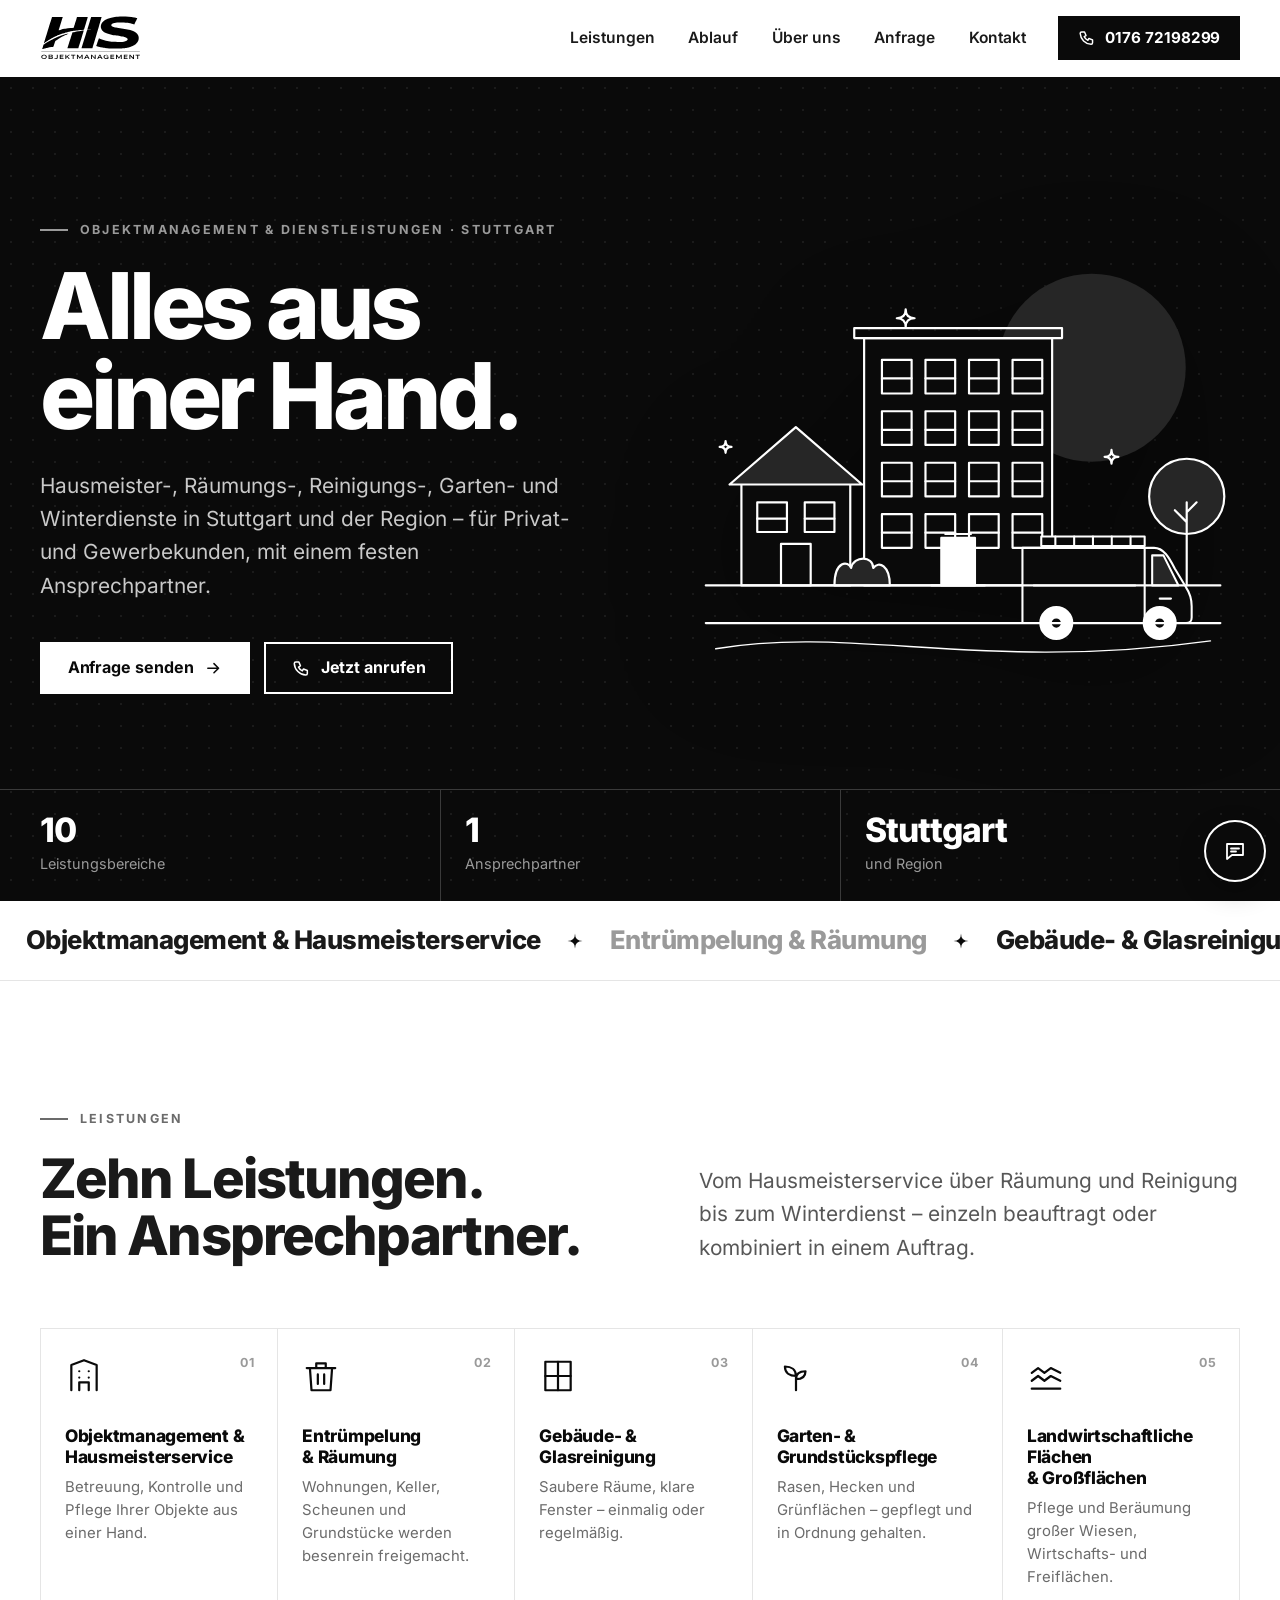
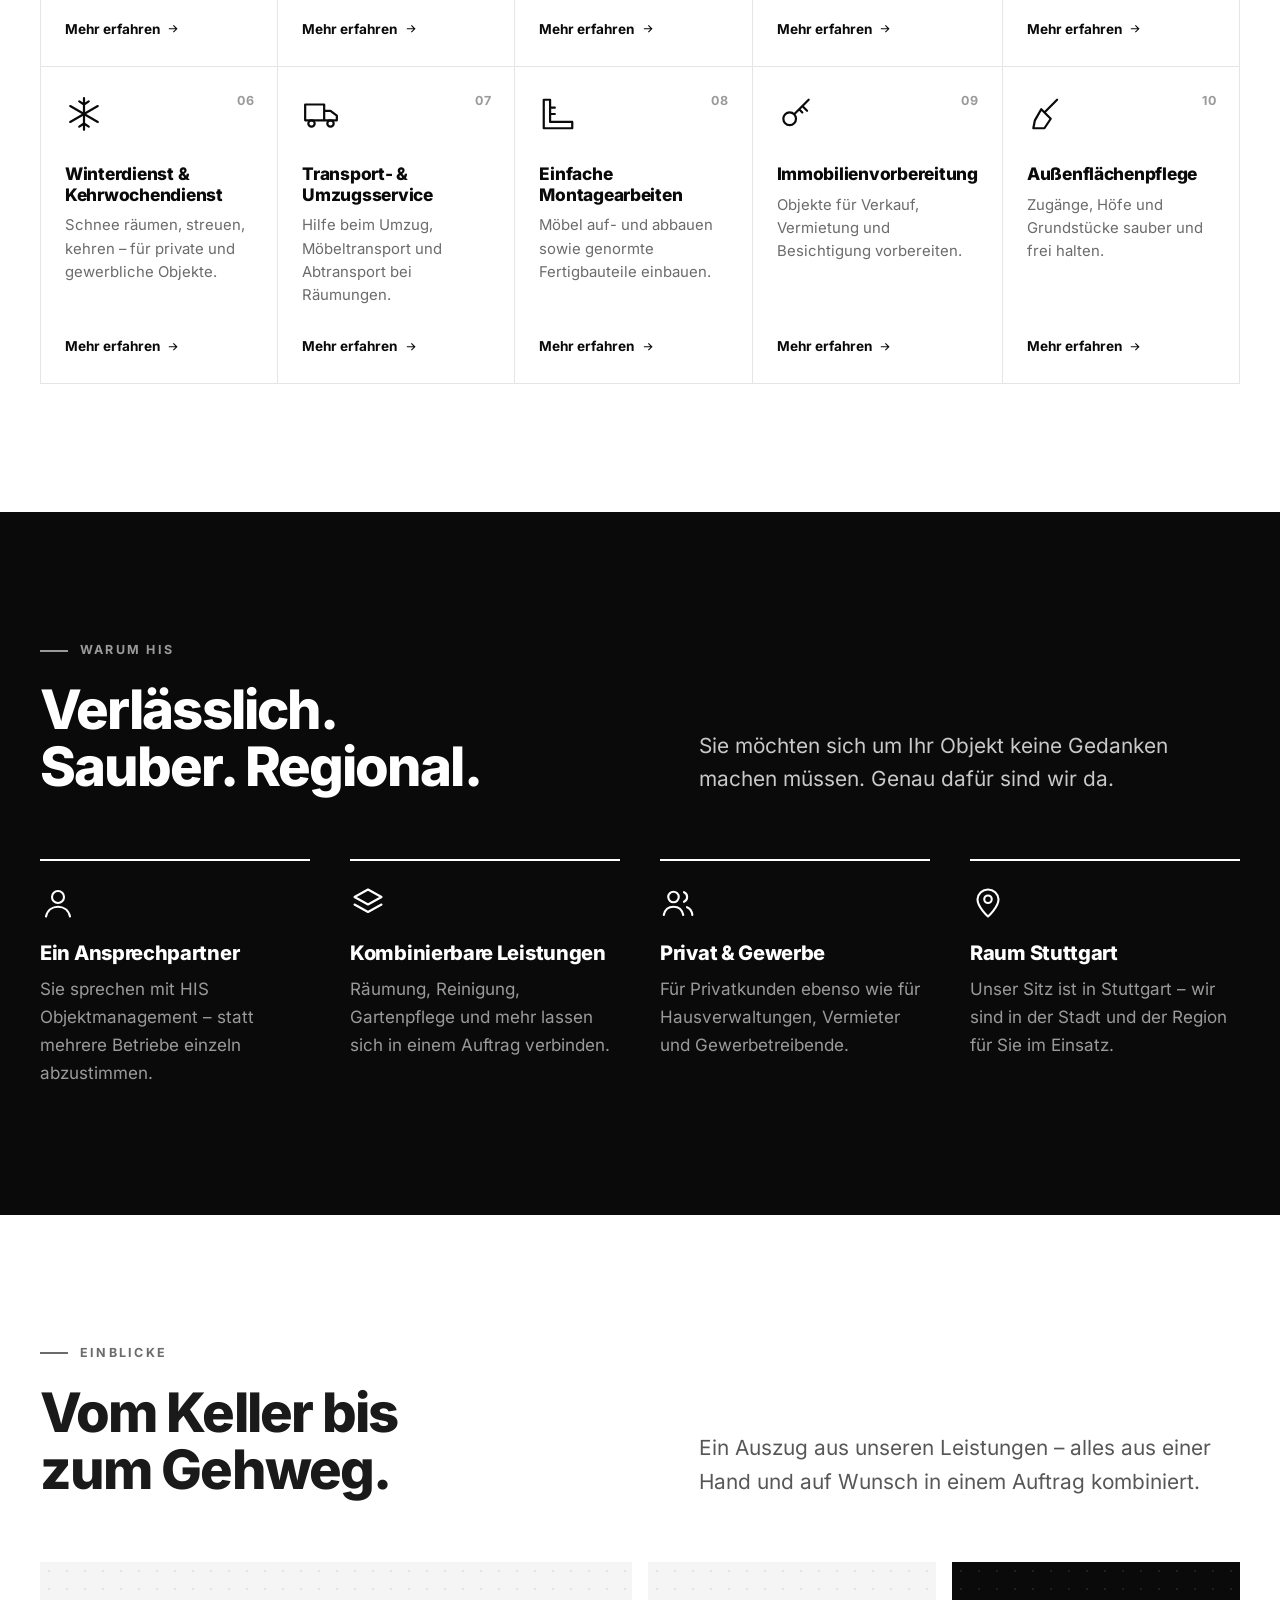
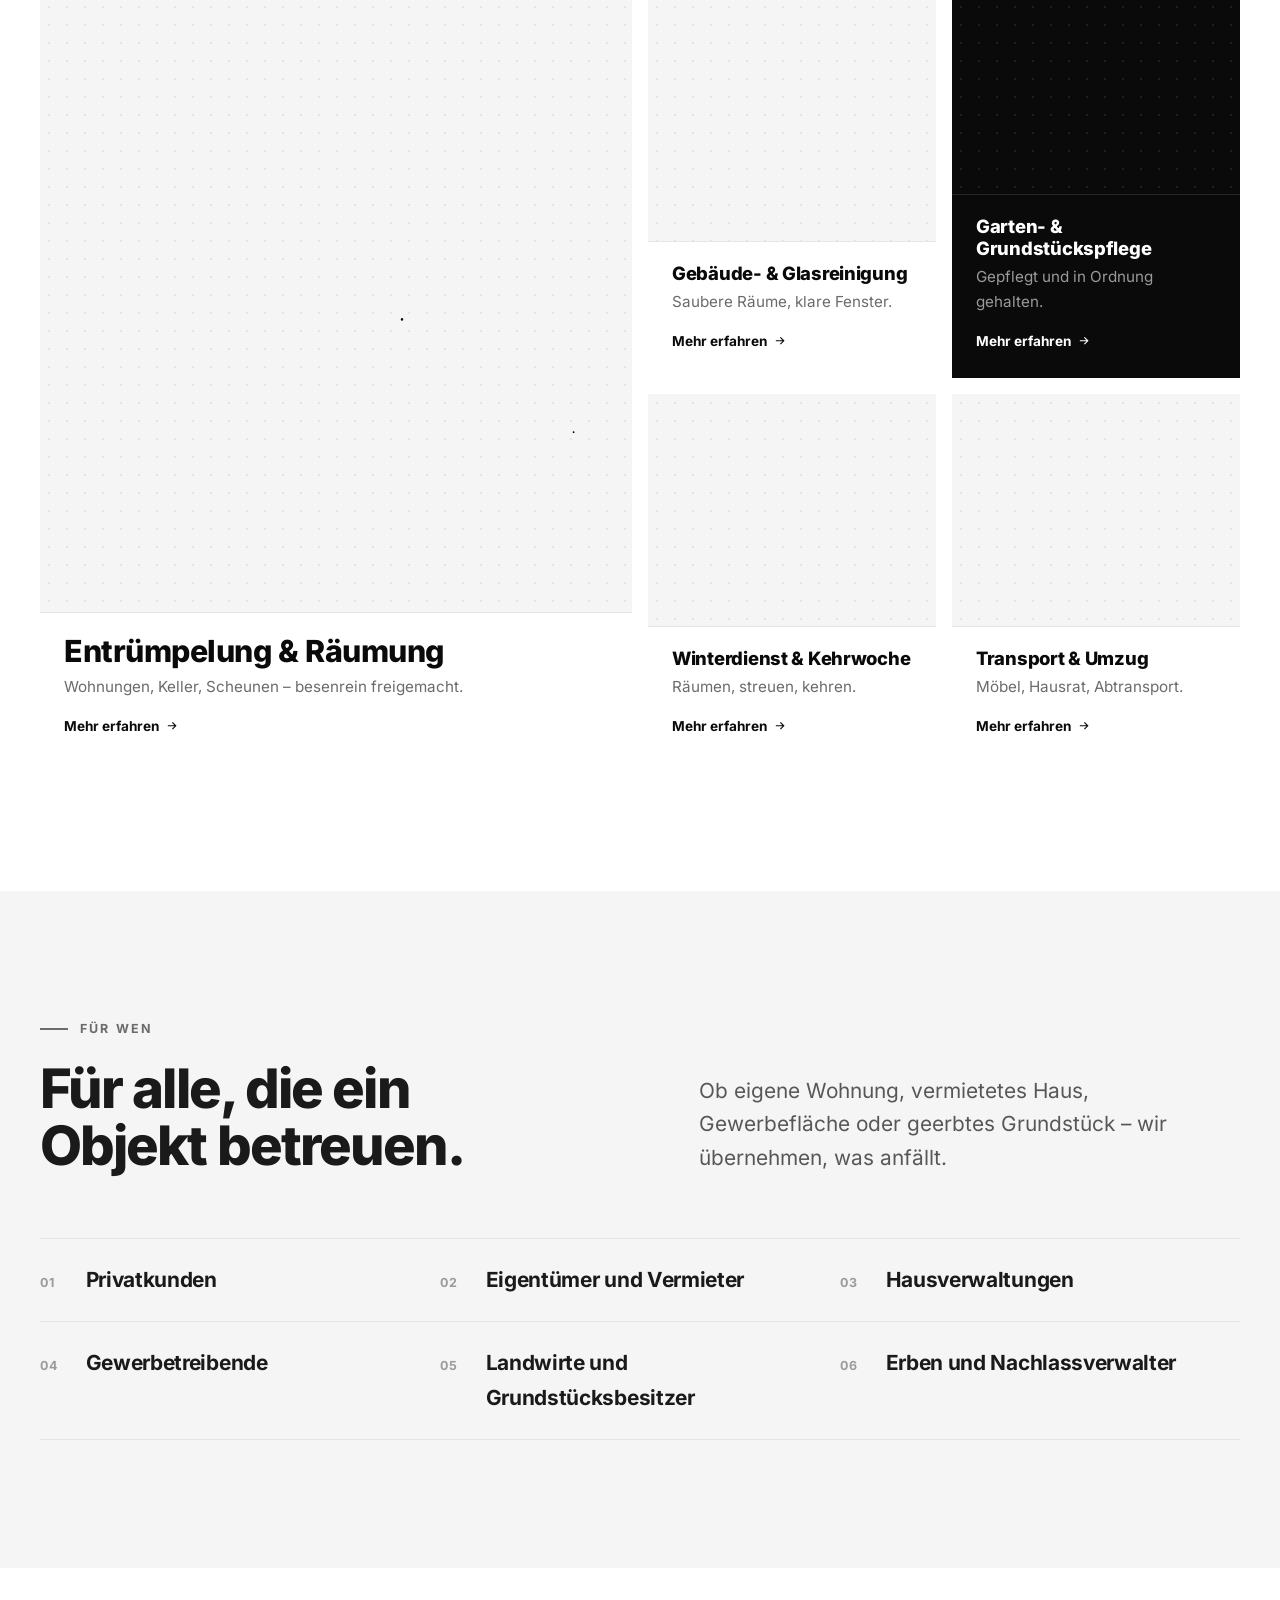
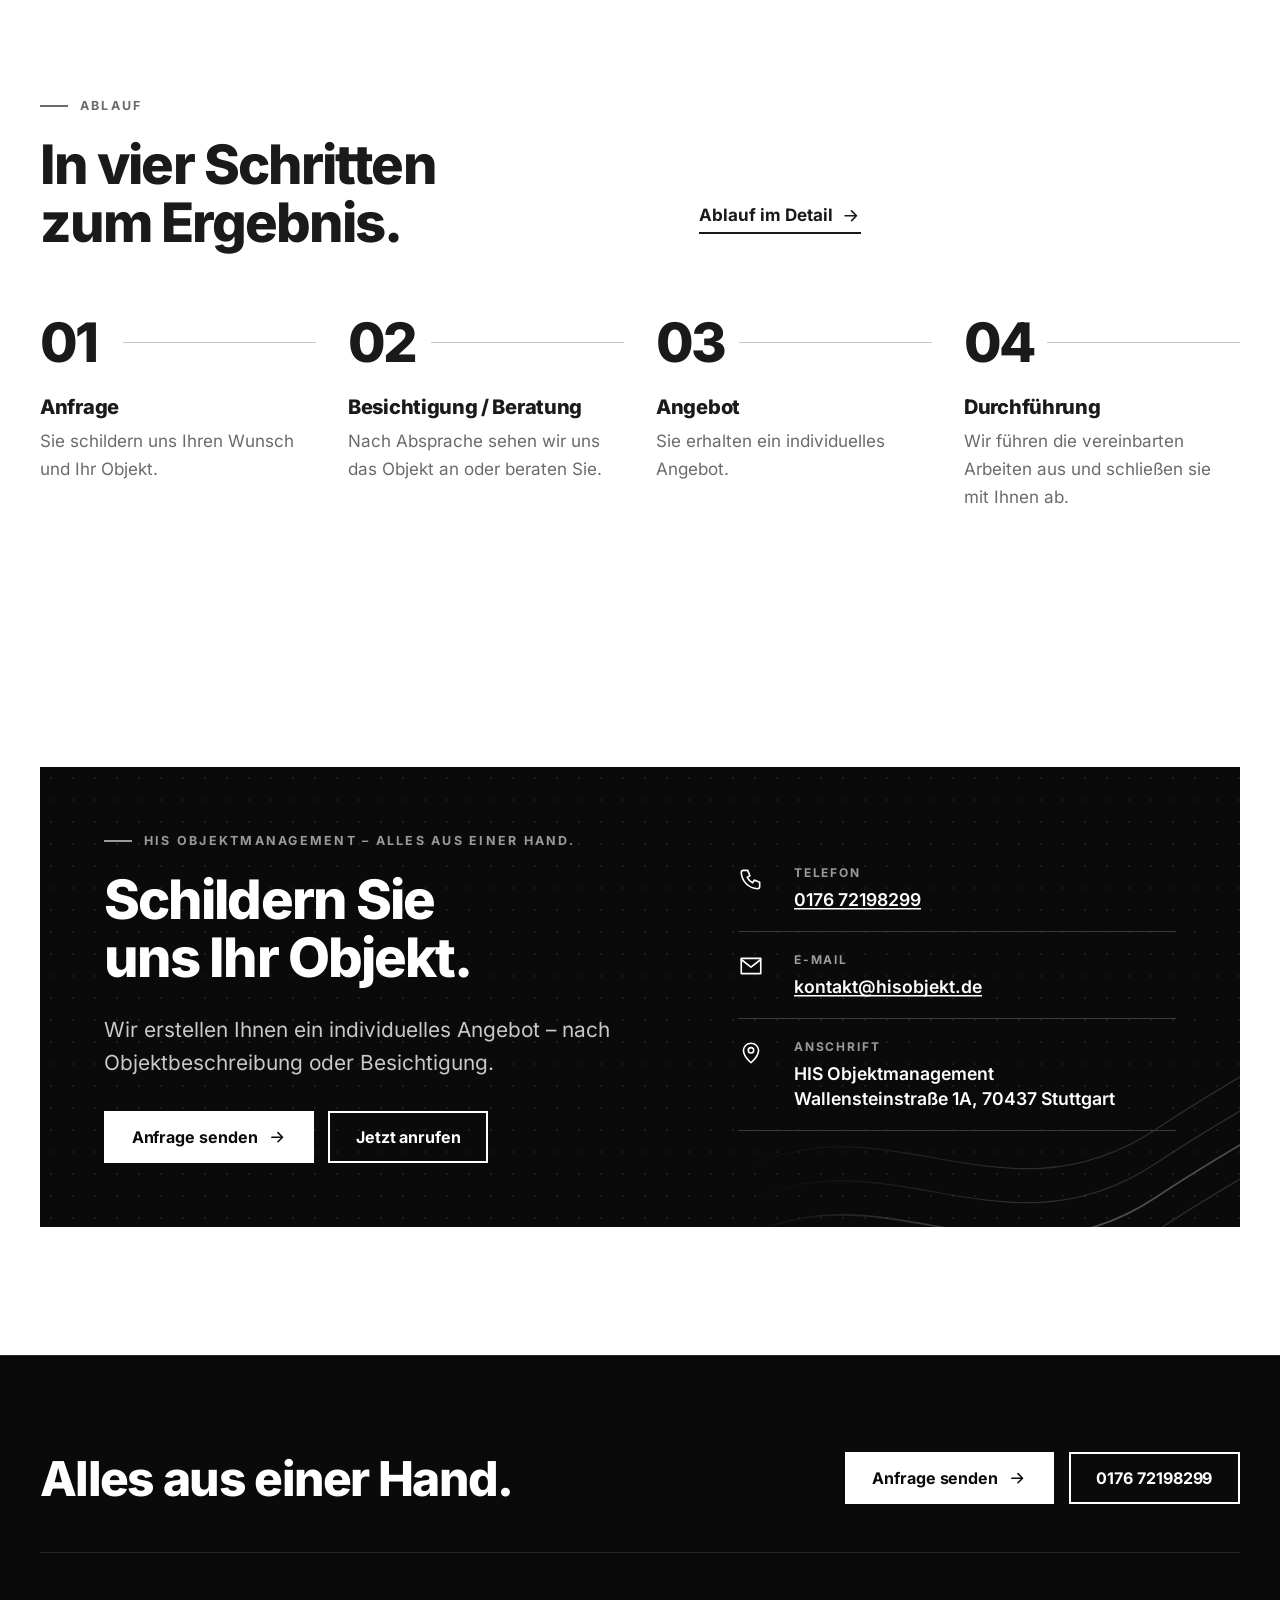
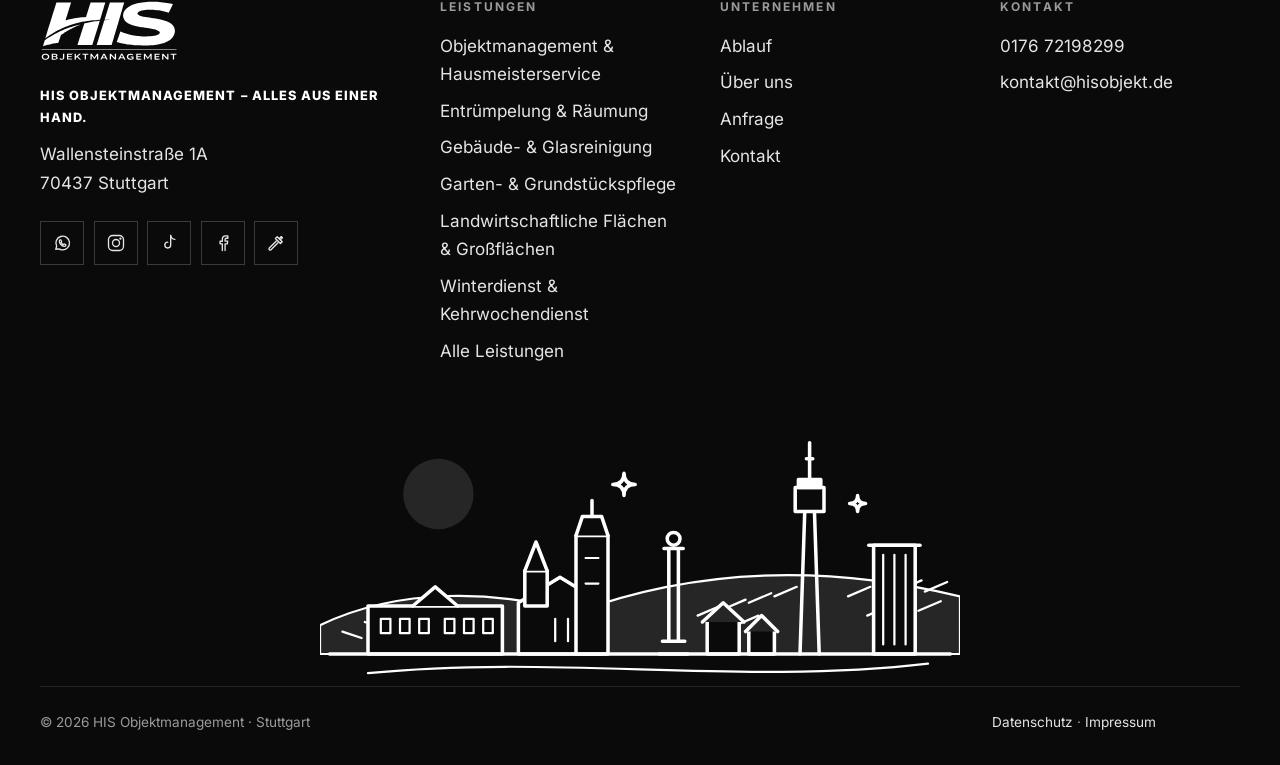
<file: index.html>
<!DOCTYPE html>
<html lang="de">
<head>
<meta charset="utf-8">
<!-- Cookiebot (Einwilligungsverwaltung) – muss das erste Skript im head bleiben -->
<script id="Cookiebot" src="https://consent.cookiebot.com/uc.js" data-cbid="2ecfaec8-f294-4daf-8027-08237994d170" data-blockingmode="auto" type="text/javascript"></script>
<meta name="viewport" content="width=device-width, initial-scale=1, viewport-fit=cover">
<title>HIS Objektmanagement Stuttgart – Alles aus einer Hand</title>
<meta name="description" content="HIS Objektmanagement Stuttgart: Hausmeisterservice, Entrümpelung, Reinigung, Garten- und Winterdienst – alles aus einer Hand. Tel. 0176 72198299.">
<link rel="canonical" href="https://hisobjekt.de/">
<link rel="preload" href="assets/fonts/inter-latin-wght.woff2" as="font" type="font/woff2" crossorigin>
<link rel="icon" href="favicon.ico" sizes="32x32">
<link rel="icon" href="assets/icons/icon.svg" type="image/svg+xml">
<link rel="apple-touch-icon" href="assets/icons/apple-touch-icon.png">
<link rel="manifest" href="site.webmanifest">
<meta property="og:type" content="website">
<meta property="og:locale" content="de_DE">
<meta property="og:site_name" content="HIS Objektmanagement">
<meta property="og:title" content="HIS Objektmanagement Stuttgart – Alles aus einer Hand">
<meta property="og:description" content="HIS Objektmanagement Stuttgart: Hausmeisterservice, Entrümpelung, Reinigung, Garten- und Winterdienst – alles aus einer Hand. Tel. 0176 72198299.">
<meta property="og:url" content="https://hisobjekt.de/">
<meta property="og:image" content="https://hisobjekt.de/assets/og-image.png">
<meta property="og:image:width" content="1200">
<meta property="og:image:height" content="630">
<meta property="og:image:alt" content="Logo HIS Objektmanagement">
<meta name="twitter:card" content="summary_large_image">
<meta name="theme-color" content="#0A0A0A">
<meta name="format-detection" content="telephone=no">
<link rel="stylesheet" href="style.css">
<script>document.documentElement.classList.add('js');</script>
<script type="application/ld+json">[{"@context": "https://schema.org", "@type": "HomeAndConstructionBusiness", "@id": "https://hisobjekt.de/#business", "name": "HIS Objektmanagement", "slogan": "Alles aus einer Hand.", "url": "https://hisobjekt.de/", "logo": "https://hisobjekt.de/assets/icons/icon-512.png", "image": "https://hisobjekt.de/assets/og-image.png", "telephone": "+49 176 72198299", "email": "kontakt@hisobjekt.de", "address": {"@type": "PostalAddress", "streetAddress": "Wallensteinstraße 1A", "postalCode": "70437", "addressLocality": "Stuttgart", "addressRegion": "Baden-Württemberg", "addressCountry": "DE"}, "areaServed": [{"@type": "City", "name": "Stuttgart"}, {"@type": "AdministrativeArea", "name": "Region Stuttgart"}], "description": "Objektmanagement, Hausmeister-, Räumungs-, Reinigungs-, Garten- und Winterdienste im Raum Stuttgart.", "knowsAbout": ["Objektmanagement & Hausmeisterservice", "Entrümpelung & Räumung", "Gebäude- & Glasreinigung", "Garten- & Grundstückspflege", "Landwirtschaftliche Flächen & Großflächen", "Winterdienst & Kehrwochendienst", "Transport- & Umzugsservice", "Einfache Montagearbeiten", "Immobilienvorbereitung", "Außenflächenpflege"], "sameAs": ["https://www.instagram.com/his.objekt/", "https://www.tiktok.com/@his.objektmanagement", "https://www.facebook.com/61596001737027/", "https://www.my-hammer.de/auftragnehmer/his-objektmanagement"], "hasOfferCatalog": {"@type": "OfferCatalog", "name": "Leistungen", "itemListElement": [{"@type": "Offer", "itemOffered": {"@type": "Service", "name": "Objektmanagement & Hausmeisterservice", "description": "HIS Objektmanagement kümmert sich um die laufende Betreuung Ihrer Immobilie. Dazu gehören regelmäßige Kontrollen, die Pflege gemeinsam genutzter Flächen und einfache Hausmeistertätigkeiten. Umfang und Rhythmus stimmen wir individuell mit Ihnen ab.", "areaServed": "Stuttgart", "url": "https://hisobjekt.de/leistungen.html#objektmanagement"}}, {"@type": "Offer", "itemOffered": {"@type": "Service", "name": "Entrümpelung & Räumung", "description": "Ob Haushaltsauflösung, Kellerräumung oder Gewerbefläche: Wir räumen Ihre Räume und Flächen und kümmern uns um Ausräumen, Abbau und Abtransport. Das ist besonders hilfreich bei Erbfällen, Mieterwechseln oder Objektverkäufen.", "areaServed": "Stuttgart", "url": "https://hisobjekt.de/leistungen.html#entruempelung"}}, {"@type": "Offer", "itemOffered": {"@type": "Service", "name": "Gebäude- & Glasreinigung", "description": "Wir reinigen Wohnungen, Häuser, Büros und Gewerbeflächen, auf Wunsch regelmäßig als Unterhaltsreinigung. Auch Fenster- und Glasflächen sowie die Reinigung nach Entrümpelungsarbeiten gehören dazu.", "areaServed": "Stuttgart", "url": "https://hisobjekt.de/leistungen.html#reinigung"}}, {"@type": "Offer", "itemOffered": {"@type": "Service", "name": "Garten- & Grundstückspflege", "description": "Wir pflegen Gärten, Höfe und Grundstücke, von der regelmäßigen Rasenpflege bis zur Instandsetzung verwilderter Flächen. So bleibt Ihr Grundstück ordentlich und nutzbar.", "areaServed": "Stuttgart", "url": "https://hisobjekt.de/leistungen.html#garten"}}, {"@type": "Offer", "itemOffered": {"@type": "Service", "name": "Landwirtschaftliche Flächen & Großflächen", "description": "Für Landwirte und Grundstücksbesitzer übernehmen wir die Pflege größerer Flächen. Dazu zählen Wiesen und Freiflächen ebenso wie Wirtschaftsflächen, Zufahrten und Nebenflächen.", "areaServed": "Stuttgart", "url": "https://hisobjekt.de/leistungen.html#landwirtschaft"}}, {"@type": "Offer", "itemOffered": {"@type": "Service", "name": "Winterdienst & Kehrwochendienst", "description": "Wir halten Gehwege, Zugänge und Hofflächen in der kalten Jahreszeit begehbar und übernehmen auch den Kehrwochendienst. Der Winterdienst steht privaten wie gewerblichen Objekten offen.", "areaServed": "Stuttgart", "url": "https://hisobjekt.de/leistungen.html#winterdienst"}}, {"@type": "Offer", "itemOffered": {"@type": "Service", "name": "Transport- & Umzugsservice", "description": "Wir unterstützen Sie bei privaten Umzügen und transportieren Möbel und Hausrat. Auch der Abtransport im Rahmen von Räumungsarbeiten ist möglich.", "areaServed": "Stuttgart", "url": "https://hisobjekt.de/leistungen.html#transport"}}, {"@type": "Offer", "itemOffered": {"@type": "Service", "name": "Einfache Montagearbeiten", "description": "Wir übernehmen einfache Montage- und Demontagearbeiten, etwa an Möbeln, Regalen und Küchen. Arbeiten mit Elektro- und Wasseranschlüssen gehören nicht zu unserem Leistungsumfang.", "areaServed": "Stuttgart", "url": "https://hisobjekt.de/leistungen.html#montage"}}, {"@type": "Offer", "itemOffered": {"@type": "Service", "name": "Immobilienvorbereitung", "description": "Bevor eine Immobilie verkauft oder vermietet wird, bereiten wir sie vor: Wir räumen, reinigen und bringen Innen- und Außenbereiche in einen präsentablen Zustand.", "areaServed": "Stuttgart", "url": "https://hisobjekt.de/leistungen.html#immobilienvorbereitung"}}, {"@type": "Offer", "itemOffered": {"@type": "Service", "name": "Außenflächenpflege", "description": "Wir halten zugängliche Außenflächen sauber und begehbar. Dazu gehören die Entfernung von Laub und losem Schmutz sowie die Pflege und Ordnung Ihres Grundstücks.", "areaServed": "Stuttgart", "url": "https://hisobjekt.de/leistungen.html#aussenflaechen"}}]}}]</script>
</head>
<body>
<a class="skip-link" href="#main">Zum Inhalt springen</a>
<header class="site-header">
  <div class="wrap header-inner">
    <a class="logo" href="index.html" aria-label="HIS Objektmanagement – zur Startseite"><img src="assets/HIS-logo-schwarz.svg" width="1899" height="828" alt="HIS Objektmanagement"></a>
    <nav class="nav" id="site-nav" aria-label="Hauptnavigation">
      <ul class="nav-list"><li><a href="leistungen.html">Leistungen</a></li><li><a href="ablauf.html">Ablauf</a></li><li><a href="ueber-uns.html">Über uns</a></li><li><a href="anfrage.html">Anfrage</a></li><li><a href="kontakt.html">Kontakt</a></li></ul>
      <div class="nav-extra"><a class="btn" href="tel:+4917672198299"><svg class="" viewBox="0 0 24 24" aria-hidden="true" focusable="false"><path d="M5 4h4l2 5-2.5 1.5a11 11 0 005 5L15 13l5 2v4a2 2 0 01-2 2A16 16 0 013 6a2 2 0 012-2z"/></svg>0176 72198299</a><a class="btn btn-outline" href="mailto:kontakt@hisobjekt.de">kontakt@hisobjekt.de</a></div>
      <div class="nav-city illu-anim" aria-hidden="true"><svg class="illu" viewBox="0 0 400 160" role="img" aria-label="Illustration: Stuttgarter Stadtsilhouette mit Fernsehturm, Stiftskirche und Weinbergen" focusable="false"><circle pathLength="1" class="f1" cx="74" cy="40" r="22"/><path pathLength="1" class="f1 s thin" d="M0 122 C50 98 110 100 160 114 C220 92 300 80 400 104 V140 H0 Z"/><path pathLength="1" class="s thin" d="M236 116 l14 -6"/><path pathLength="1" class="s thin" d="M252 112 l14 -6"/><path pathLength="1" class="s thin" d="M268 108 l14 -6"/><path pathLength="1" class="s thin" d="M284 104 l14 -6"/><path pathLength="1" class="s thin" d="M330 104 l14 -6"/><path pathLength="1" class="s thin" d="M346 101 l14 -6"/><path pathLength="1" class="s thin" d="M362 100 l14 -6"/><path pathLength="1" class="s thin" d="M378 101 l14 -6"/><path pathLength="1" class="s thin" d="M244 126 l14 -6"/><path pathLength="1" class="s thin" d="M260 122 l14 -6"/><path pathLength="1" class="s thin" d="M342 116 l14 -6"/><path pathLength="1" class="s thin" d="M358 113 l14 -6"/><path pathLength="1" class="s thin" d="M374 113 l14 -6"/><path pathLength="1" class="s thin" d="M14 126 l12 4"/><path pathLength="1" class="s thin" d="M28 120 l12 4"/><path pathLength="1" class="s thin" d="M42 115 l12 4"/><path pathLength="1" class="s thin" d="M56 112 l12 4"/><rect pathLength="1" class="f2 s" x="30" y="110" width="84" height="30"/><path pathLength="1" class="f2 s" d="M58 110 L72 98 L86 110"/><rect pathLength="1" class="s thin" x="38" y="118" width="6" height="9"/><rect pathLength="1" class="s thin" x="50" y="118" width="6" height="9"/><rect pathLength="1" class="s thin" x="62" y="118" width="6" height="9"/><rect pathLength="1" class="s thin" x="78" y="118" width="6" height="9"/><rect pathLength="1" class="s thin" x="90" y="118" width="6" height="9"/><rect pathLength="1" class="s thin" x="102" y="118" width="6" height="9"/><path pathLength="1" class="f2 s" d="M124 140 V108 L150 92 L176 108 V140 Z"/><rect pathLength="1" class="f2 s" x="160" y="66" width="20" height="74"/><path pathLength="1" class="f2 s" d="M160 66 L164 54 H176 L180 66"/><path pathLength="1" class="s" d="M170 54 V44"/><rect pathLength="1" class="f2 s" x="128" y="88" width="14" height="22"/><path pathLength="1" class="f2 s" d="M128 88 L135 70 L142 88"/><path pathLength="1" class="s thin" d="M166 80 h8 M166 96 h8 M147 118 v14 M155 118 v14"/><path pathLength="1" class="s" d="M212 140 H230 M214 132 H228 M218 132 V74 M224 132 V74 M215 74 H227"/><circle pathLength="1" class="f2 s" cx="221" cy="68" r="4"/><rect pathLength="1" class="f2 s" x="242" y="118" width="20" height="22"/><path pathLength="1" class="f1 s" d="M239 120 L252 108 L265 120"/><rect pathLength="1" class="f2 s" x="268" y="124" width="16" height="16"/><path pathLength="1" class="f1 s" d="M266 126 L276 116 L286 126"/><path pathLength="1" class="s" d="M300 140 L303 50 M312 140 L309 50"/><rect pathLength="1" class="f2 s" x="297" y="36" width="18" height="15"/><rect pathLength="1" class="f3 s" x="299" y="31" width="14" height="5"/><path pathLength="1" class="s" d="M306 31 V8 M304 18 h4"/><rect pathLength="1" class="f2 s" x="346" y="72" width="26" height="68"/><path pathLength="1" class="s thin" d="M352 78 v56 M359 78 v56 M366 78 v56"/><path pathLength="1" class="s" d="M343 72 H375"/><path pathLength="1" class="s" d="M6 140 H394"/><path pathLength="1" class="s thin" d="M30 152 C150 140 260 160 380 146"/><path pathLength="1" class="s tw" d="M190 27 Q190 34 197 34 Q190 34 190 41 Q190 34 183 34 Q190 34 190 27 Z"/><path pathLength="1" class="s tw" d="M336 41 Q336 46 341 46 Q336 46 336 51 Q336 46 331 46 Q336 46 336 41 Z"/></svg><p>Für Sie im Einsatz in <strong>Stuttgart &amp; Region</strong></p></div>
    </nav>
    <div class="header-cta">
      <a class="btn btn-sm" href="tel:+4917672198299" aria-label="Anrufen: 0176 72198299"><svg class="" viewBox="0 0 24 24" aria-hidden="true" focusable="false"><path d="M5 4h4l2 5-2.5 1.5a11 11 0 005 5L15 13l5 2v4a2 2 0 01-2 2A16 16 0 013 6a2 2 0 012-2z"/></svg>0176 72198299</a>
      <button class="nav-toggle" type="button" aria-expanded="false" aria-controls="site-nav" aria-label="Menü öffnen"><span></span></button>
    </div>
  </div>
</header>
<main id="main">
<section class="hero dark" aria-labelledby="hero-h">
  <svg class="hero-art" viewBox="0 0 800 560" aria-hidden="true" focusable="false">
<path class="draw" pathLength="1" style="--d:0s" d="M0 470 C 170 380, 310 540, 490 420 S 740 300, 800 160"/>
<path class="draw strong" pathLength="1" style="--d:.2s" d="M0 430 C 170 340, 310 500, 490 380 S 740 260, 800 120"/>
<path class="draw" pathLength="1" style="--d:.4s" d="M0 390 C 170 300, 310 460, 490 340 S 740 220, 800 80"/>
<path class="draw" pathLength="1" style="--d:.6s" d="M0 350 C 170 260, 310 420, 490 300 S 740 180, 800 40"/>
</svg>
  <div class="hero-body">
    <div class="wrap hero-grid">
     <div>
      <p class="eyebrow">Objektmanagement &amp; Dienstleistungen · Stuttgart</p>
      <h1 id="hero-h">Alles aus einer Hand.</h1>
      <p class="lead">Hausmeister-, Räumungs-, Reinigungs-, Garten- und Winterdienste in Stuttgart und der Region – für Privat- und Gewerbekunden, mit einem festen Ansprechpartner.</p>
      <div class="btn-row"><a class="btn" href="anfrage.html">Anfrage senden <svg class="arrow" viewBox="0 0 24 24" aria-hidden="true" focusable="false"><path d="M5 12h14M13 6l6 6-6 6"/></svg></a><a class="btn btn-outline" href="tel:+4917672198299"><svg class="" viewBox="0 0 24 24" aria-hidden="true" focusable="false"><path d="M5 4h4l2 5-2.5 1.5a11 11 0 005 5L15 13l5 2v4a2 2 0 01-2 2A16 16 0 013 6a2 2 0 012-2z"/></svg>Jetzt anrufen</a></div>
     </div>
     <div class="hero-illu illu-anim"><svg class="illu" viewBox="0 0 560 420" role="img" aria-label="Illustration: Wohnhaus, Einfamilienhaus, Baum und Transporter" focusable="false"><circle pathLength="1" class="f1" cx="410" cy="120" r="95"/><rect pathLength="1" class="f2 s" x="180" y="90" width="190" height="250"/><path pathLength="1" class="s" d="M170 90 H380 M170 90 V80 H380 V90"/><rect pathLength="1" class="f2 s" x="198" y="112" width="30" height="34"/><path pathLength="1" class="s" d="M198 130.7 H228"/><rect pathLength="1" class="f2 s" x="242" y="112" width="30" height="34"/><path pathLength="1" class="s" d="M242 130.7 H272"/><rect pathLength="1" class="f2 s" x="286" y="112" width="30" height="34"/><path pathLength="1" class="s" d="M286 130.7 H316"/><rect pathLength="1" class="f2 s" x="330" y="112" width="30" height="34"/><path pathLength="1" class="s" d="M330 130.7 H360"/><rect pathLength="1" class="f2 s" x="198" y="164" width="30" height="34"/><path pathLength="1" class="s" d="M198 182.7 H228"/><rect pathLength="1" class="f2 s" x="242" y="164" width="30" height="34"/><path pathLength="1" class="s" d="M242 182.7 H272"/><rect pathLength="1" class="f2 s" x="286" y="164" width="30" height="34"/><path pathLength="1" class="s" d="M286 182.7 H316"/><rect pathLength="1" class="f2 s" x="330" y="164" width="30" height="34"/><path pathLength="1" class="s" d="M330 182.7 H360"/><rect pathLength="1" class="f2 s" x="198" y="216" width="30" height="34"/><path pathLength="1" class="s" d="M198 234.7 H228"/><rect pathLength="1" class="f2 s" x="242" y="216" width="30" height="34"/><path pathLength="1" class="s" d="M242 234.7 H272"/><rect pathLength="1" class="f2 s" x="286" y="216" width="30" height="34"/><path pathLength="1" class="s" d="M286 234.7 H316"/><rect pathLength="1" class="f2 s" x="330" y="216" width="30" height="34"/><path pathLength="1" class="s" d="M330 234.7 H360"/><rect pathLength="1" class="f2 s" x="198" y="268" width="30" height="34"/><path pathLength="1" class="s" d="M198 286.7 H228"/><rect pathLength="1" class="f2 s" x="242" y="268" width="30" height="34"/><path pathLength="1" class="s" d="M242 286.7 H272"/><rect pathLength="1" class="f2 s" x="286" y="268" width="30" height="34"/><path pathLength="1" class="s" d="M286 286.7 H316"/><rect pathLength="1" class="f2 s" x="330" y="268" width="30" height="34"/><path pathLength="1" class="s" d="M330 286.7 H360"/><rect pathLength="1" class="f3 s" x="258" y="292" width="34" height="48"/><path pathLength="1" class="s" d="M248 340 h54 M262 288 h26"/><rect pathLength="1" class="f2 s" x="56" y="232" width="110" height="108"/><path pathLength="1" class="f1 s" d="M44 238 L111 180 L178 238 Z"/><rect pathLength="1" class="f2 s" x="72" y="256" width="30" height="30"/><path pathLength="1" class="s" d="M72 272.5 H102"/><rect pathLength="1" class="f2 s" x="120" y="256" width="30" height="30"/><path pathLength="1" class="s" d="M120 272.5 H150"/><rect pathLength="1" class="f2 s" x="96" y="298" width="30" height="42"/><circle pathLength="1" class="f1 s" cx="506" cy="250" r="38"/><path pathLength="1" class="s" d="M506 340 V256 M506 276 l-12 -12 M506 266 l10 -10"/><path pathLength="1" class="f1 s" d="M150 340 c0 -25.2 14.0 -25.2 16.8 -17.639999999999997 c2.8000000000000003 -12.6 22.400000000000002 -12.6 22.400000000000002 0 c5.6000000000000005 -7.56 16.8 -2.52 16.8 17.639999999999997 Z"/><path pathLength="1" class="f1 s" d="M380 340 c0 -19.8 11.0 -19.8 13.2 -13.86 c2.2 -9.9 17.6 -9.9 17.6 0 c4.4 -5.94 13.2 -1.9800000000000002 13.2 13.86 Z"/><g transform="translate(340 378) scale(0.95)"><rect pathLength="1" class="f2 s" x="20" y="-92" width="110" height="10"/><path pathLength="1" class="s" d="M35 -92 v10 M55 -92 v10 M75 -92 v10 M95 -92 v10 M115 -92 v10 M40 -82 v-0"/><path pathLength="1" class="f2 s" d="M0 -80 H130 L140 -80 C150 -80 156 -70 162 -58 L174 -38 C178 -32 180 -26 180 -18 V-6 C180 -2 178 0 174 0 H0 Z"/><path pathLength="1" class="f1 s" d="M138 -72 H150 L166 -40 H138 Z"/><path pathLength="1" class="s" d="M130 -80 V0 M12 -40 H120 M146 -26 h12"/><circle pathLength="1" class="f3 s" cx="36" cy="0" r="17"/><circle pathLength="1" class="f2 s" cx="36" cy="0" r="6"/><circle pathLength="1" class="f3 s" cx="146" cy="0" r="17"/><circle pathLength="1" class="f2 s" cx="146" cy="0" r="6"/></g><path pathLength="1" class="s" d="M20 340 H540"/><path pathLength="1" class="s" d="M20 378 H540"/><path pathLength="1" class="s thin" d="M30 404 C170 380 300 428 530 396"/><path pathLength="1" class="s tw" d="M222 61 Q222 70 231 70 Q222 70 222 79 Q222 70 213 70 Q222 70 222 61 Z"/><path pathLength="1" class="s tw" d="M430 203 Q430 210 437 210 Q430 210 430 217 Q430 210 423 210 Q430 210 430 203 Z"/><path pathLength="1" class="s tw" d="M40 194 Q40 200 46 200 Q40 200 40 206 Q40 200 34 200 Q40 200 40 194 Z"/></svg></div>
    </div>
  </div>
  <div class="hero-facts">
    <div class="wrap"><ul>
      <li><strong data-count="10">10</strong><span>Leistungsbereiche</span></li>
      <li><strong>1</strong><span>Ansprechpartner</span></li>
      <li><strong>Stuttgart</strong><span>und Region</span></li>
    </ul></div>
  </div>
</section>

<div class="marquee" aria-hidden="true"><div class="marquee-track"><span><span class="m-item">Objektmanagement &amp; Hausmeisterservice</span><svg class="m-star" viewBox="-12 -12 24 24"><path d="M0 -10 Q0 0 10 0 Q0 0 0 10 Q0 0 -10 0 Q0 0 0 -10 Z"/></svg><span class="m-item">Entrümpelung &amp; Räumung</span><svg class="m-star" viewBox="-12 -12 24 24"><path d="M0 -10 Q0 0 10 0 Q0 0 0 10 Q0 0 -10 0 Q0 0 0 -10 Z"/></svg><span class="m-item">Gebäude- &amp; Glasreinigung</span><svg class="m-star" viewBox="-12 -12 24 24"><path d="M0 -10 Q0 0 10 0 Q0 0 0 10 Q0 0 -10 0 Q0 0 0 -10 Z"/></svg><span class="m-item">Garten- &amp; Grundstückspflege</span><svg class="m-star" viewBox="-12 -12 24 24"><path d="M0 -10 Q0 0 10 0 Q0 0 0 10 Q0 0 -10 0 Q0 0 0 -10 Z"/></svg><span class="m-item">Landwirtschaftliche Flächen &amp; Großflächen</span><svg class="m-star" viewBox="-12 -12 24 24"><path d="M0 -10 Q0 0 10 0 Q0 0 0 10 Q0 0 -10 0 Q0 0 0 -10 Z"/></svg><span class="m-item">Winterdienst &amp; Kehrwochendienst</span><svg class="m-star" viewBox="-12 -12 24 24"><path d="M0 -10 Q0 0 10 0 Q0 0 0 10 Q0 0 -10 0 Q0 0 0 -10 Z"/></svg><span class="m-item">Transport- &amp; Umzugsservice</span><svg class="m-star" viewBox="-12 -12 24 24"><path d="M0 -10 Q0 0 10 0 Q0 0 0 10 Q0 0 -10 0 Q0 0 0 -10 Z"/></svg><span class="m-item">Einfache Montagearbeiten</span><svg class="m-star" viewBox="-12 -12 24 24"><path d="M0 -10 Q0 0 10 0 Q0 0 0 10 Q0 0 -10 0 Q0 0 0 -10 Z"/></svg><span class="m-item">Immobilienvorbereitung</span><svg class="m-star" viewBox="-12 -12 24 24"><path d="M0 -10 Q0 0 10 0 Q0 0 0 10 Q0 0 -10 0 Q0 0 0 -10 Z"/></svg><span class="m-item">Außenflächenpflege</span><svg class="m-star" viewBox="-12 -12 24 24"><path d="M0 -10 Q0 0 10 0 Q0 0 0 10 Q0 0 -10 0 Q0 0 0 -10 Z"/></svg></span><span><span class="m-item">Objektmanagement &amp; Hausmeisterservice</span><svg class="m-star" viewBox="-12 -12 24 24"><path d="M0 -10 Q0 0 10 0 Q0 0 0 10 Q0 0 -10 0 Q0 0 0 -10 Z"/></svg><span class="m-item">Entrümpelung &amp; Räumung</span><svg class="m-star" viewBox="-12 -12 24 24"><path d="M0 -10 Q0 0 10 0 Q0 0 0 10 Q0 0 -10 0 Q0 0 0 -10 Z"/></svg><span class="m-item">Gebäude- &amp; Glasreinigung</span><svg class="m-star" viewBox="-12 -12 24 24"><path d="M0 -10 Q0 0 10 0 Q0 0 0 10 Q0 0 -10 0 Q0 0 0 -10 Z"/></svg><span class="m-item">Garten- &amp; Grundstückspflege</span><svg class="m-star" viewBox="-12 -12 24 24"><path d="M0 -10 Q0 0 10 0 Q0 0 0 10 Q0 0 -10 0 Q0 0 0 -10 Z"/></svg><span class="m-item">Landwirtschaftliche Flächen &amp; Großflächen</span><svg class="m-star" viewBox="-12 -12 24 24"><path d="M0 -10 Q0 0 10 0 Q0 0 0 10 Q0 0 -10 0 Q0 0 0 -10 Z"/></svg><span class="m-item">Winterdienst &amp; Kehrwochendienst</span><svg class="m-star" viewBox="-12 -12 24 24"><path d="M0 -10 Q0 0 10 0 Q0 0 0 10 Q0 0 -10 0 Q0 0 0 -10 Z"/></svg><span class="m-item">Transport- &amp; Umzugsservice</span><svg class="m-star" viewBox="-12 -12 24 24"><path d="M0 -10 Q0 0 10 0 Q0 0 0 10 Q0 0 -10 0 Q0 0 0 -10 Z"/></svg><span class="m-item">Einfache Montagearbeiten</span><svg class="m-star" viewBox="-12 -12 24 24"><path d="M0 -10 Q0 0 10 0 Q0 0 0 10 Q0 0 -10 0 Q0 0 0 -10 Z"/></svg><span class="m-item">Immobilienvorbereitung</span><svg class="m-star" viewBox="-12 -12 24 24"><path d="M0 -10 Q0 0 10 0 Q0 0 0 10 Q0 0 -10 0 Q0 0 0 -10 Z"/></svg><span class="m-item">Außenflächenpflege</span><svg class="m-star" viewBox="-12 -12 24 24"><path d="M0 -10 Q0 0 10 0 Q0 0 0 10 Q0 0 -10 0 Q0 0 0 -10 Z"/></svg></span></div></div>

<section class="section" aria-labelledby="leist-h">
  <div class="wrap">
    <div class="section-head split-head reveal">
      <div><p class="eyebrow">Leistungen</p><h2 id="leist-h">Zehn Leistungen. Ein Ansprechpartner.</h2></div>
      <p class="lead">Vom Hausmeisterservice über Räumung und Reinigung bis zum Winterdienst – einzeln beauftragt oder kombiniert in einem Auftrag.</p>
    </div>
    <div class="tiles"><a class="tile reveal" href="leistungen.html#objektmanagement"><svg class="icon" viewBox="0 0 24 24" aria-hidden="true"><path pathLength="1" d="M4 21V5l8-3 8 3v16M9 21v-5h6v5M9 9h.01M15 9h.01M9 13h.01M15 13h.01"/></svg><span class="num">01</span><h3>Objektmanagement &amp; Hausmeisterservice</h3><p>Betreuung, Kontrolle und Pflege Ihrer Objekte aus einer Hand.</p><span class="more" aria-hidden="true">Mehr erfahren <svg class="" viewBox="0 0 24 24" aria-hidden="true" focusable="false"><path d="M5 12h14M13 6l6 6-6 6"/></svg></span></a><a class="tile reveal" href="leistungen.html#entruempelung"><svg class="icon" viewBox="0 0 24 24" aria-hidden="true"><path pathLength="1" d="M3 7h18M5 7l1 14h12l1-14M9 7V4h6v3M10 11v6M14 11v6"/></svg><span class="num">02</span><h3>Entrümpelung &amp; Räumung</h3><p>Wohnungen, Keller, Scheunen und Grundstücke werden besenrein freigemacht.</p><span class="more" aria-hidden="true">Mehr erfahren <svg class="" viewBox="0 0 24 24" aria-hidden="true" focusable="false"><path d="M5 12h14M13 6l6 6-6 6"/></svg></span></a><a class="tile reveal" href="leistungen.html#reinigung"><svg class="icon" viewBox="0 0 24 24" aria-hidden="true"><rect pathLength="1" x="4" y="3" width="16" height="18"/><path pathLength="1" d="M4 12h16M12 3v18"/></svg><span class="num">03</span><h3>Gebäude- &amp; Glasreinigung</h3><p>Saubere Räume, klare Fenster – einmalig oder regelmäßig.</p><span class="more" aria-hidden="true">Mehr erfahren <svg class="" viewBox="0 0 24 24" aria-hidden="true" focusable="false"><path d="M5 12h14M13 6l6 6-6 6"/></svg></span></a><a class="tile reveal" href="leistungen.html#garten"><svg class="icon" viewBox="0 0 24 24" aria-hidden="true"><path pathLength="1" d="M12 21v-9M12 12c0-4-3-6-7-6 0 4 3 6 7 6zM12 14c0-3 2-5 6-5 0 3-2 5-6 5z"/></svg><span class="num">04</span><h3>Garten- &amp; Grundstückspflege</h3><p>Rasen, Hecken und Grünflächen – gepflegt und in Ordnung gehalten.</p><span class="more" aria-hidden="true">Mehr erfahren <svg class="" viewBox="0 0 24 24" aria-hidden="true" focusable="false"><path d="M5 12h14M13 6l6 6-6 6"/></svg></span></a><a class="tile reveal" href="leistungen.html#landwirtschaft"><svg class="icon" viewBox="0 0 24 24" aria-hidden="true"><path pathLength="1" d="M3 20h18M3 15l4-3 4 3 4-3 6 3M3 10l4-3 4 3 4-3 6 3"/></svg><span class="num">05</span><h3>Landwirtschaftliche Flächen &amp; Großflächen</h3><p>Pflege und Beräumung großer Wiesen, Wirtschafts- und Freiflächen.</p><span class="more" aria-hidden="true">Mehr erfahren <svg class="" viewBox="0 0 24 24" aria-hidden="true" focusable="false"><path d="M5 12h14M13 6l6 6-6 6"/></svg></span></a><a class="tile reveal" href="leistungen.html#winterdienst"><svg class="icon" viewBox="0 0 24 24" aria-hidden="true"><path pathLength="1" d="M12 2v20M3.3 7l17.4 10M3.3 17L20.7 7M9 4l3 2 3-2M9 20l3-2 3 2"/></svg><span class="num">06</span><h3>Winterdienst &amp; Kehrwochendienst</h3><p>Schnee räumen, streuen, kehren – für private und gewerbliche Objekte.</p><span class="more" aria-hidden="true">Mehr erfahren <svg class="" viewBox="0 0 24 24" aria-hidden="true" focusable="false"><path d="M5 12h14M13 6l6 6-6 6"/></svg></span></a><a class="tile reveal" href="leistungen.html#transport"><svg class="icon" viewBox="0 0 24 24" aria-hidden="true"><path pathLength="1" d="M2 6h12v10H2zM14 10h4l4 3v3h-8"/><circle pathLength="1" cx="6" cy="18" r="2"/><circle pathLength="1" cx="18" cy="18" r="2"/></svg><span class="num">07</span><h3>Transport- &amp; Umzugsservice</h3><p>Hilfe beim Umzug, Möbeltransport und Abtransport bei Räumungen.</p><span class="more" aria-hidden="true">Mehr erfahren <svg class="" viewBox="0 0 24 24" aria-hidden="true" focusable="false"><path d="M5 12h14M13 6l6 6-6 6"/></svg></span></a><a class="tile reveal" href="leistungen.html#montage"><svg class="icon" viewBox="0 0 24 24" aria-hidden="true"><path pathLength="1" d="M3 21V3h4v14h14v4zM7 8h3M7 12h3"/></svg><span class="num">08</span><h3>Einfache Montagearbeiten</h3><p>Möbel auf- und abbauen sowie genormte Fertigbauteile einbauen.</p><span class="more" aria-hidden="true">Mehr erfahren <svg class="" viewBox="0 0 24 24" aria-hidden="true" focusable="false"><path d="M5 12h14M13 6l6 6-6 6"/></svg></span></a><a class="tile reveal" href="leistungen.html#immobilienvorbereitung"><svg class="icon" viewBox="0 0 24 24" aria-hidden="true"><circle pathLength="1" cx="8" cy="15" r="4"/><path pathLength="1" d="M11 12l9-9M16 7l3 3M14 9l2 2"/></svg><span class="num">09</span><h3>Immobilienvorbereitung</h3><p>Objekte für Verkauf, Vermietung und Besichtigung vorbereiten.</p><span class="more" aria-hidden="true">Mehr erfahren <svg class="" viewBox="0 0 24 24" aria-hidden="true" focusable="false"><path d="M5 12h14M13 6l6 6-6 6"/></svg></span></a><a class="tile reveal" href="leistungen.html#aussenflaechen"><svg class="icon" viewBox="0 0 24 24" aria-hidden="true"><path pathLength="1" d="M19 3L11 11M9 9l6 6-4 6H4l1-5 4-7z"/></svg><span class="num">10</span><h3>Außenflächenpflege</h3><p>Zugänge, Höfe und Grundstücke sauber und frei halten.</p><span class="more" aria-hidden="true">Mehr erfahren <svg class="" viewBox="0 0 24 24" aria-hidden="true" focusable="false"><path d="M5 12h14M13 6l6 6-6 6"/></svg></span></a></div>
  </div>
</section>

<section class="section dark" aria-labelledby="warum-h">
  <div class="wrap">
    <div class="section-head split-head reveal">
      <div><p class="eyebrow">Warum HIS</p><h2 id="warum-h">Verlässlich. Sauber. Regional.</h2></div>
      <p class="lead">Sie möchten sich um Ihr Objekt keine Gedanken machen müssen. Genau dafür sind wir da.</p>
    </div>
    <div class="grid-4">
      <div class="arg reveal"><svg class="icon" viewBox="0 0 24 24" aria-hidden="true" focusable="false"><circle cx="12" cy="8" r="4"/><path d="M4 21c1-4.5 4.5-6.5 8-6.5s7 2 8 6.5"/></svg><h3>Ein Ansprechpartner</h3><p>Sie sprechen mit HIS Objektmanagement – statt mehrere Betriebe einzeln abzustimmen.</p></div>
      <div class="arg reveal"><svg class="icon" viewBox="0 0 24 24" aria-hidden="true" focusable="false"><path d="M12 3l9 5-9 5-9-5 9-5zM3 13l9 5 9-5"/></svg><h3>Kombinierbare Leistungen</h3><p>Räumung, Reinigung, Gartenpflege und mehr lassen sich in einem Auftrag verbinden.</p></div>
      <div class="arg reveal"><svg class="icon" viewBox="0 0 24 24" aria-hidden="true" focusable="false"><circle cx="9" cy="8" r="3.5"/><path d="M2.5 20c.8-3.8 3.5-5.5 6.5-5.5s5.7 1.7 6.5 5.5M16 4.8a3.5 3.5 0 010 6.4M18 14.8c2 .7 3.2 2.4 3.6 5.2"/></svg><h3>Privat &amp; Gewerbe</h3><p>Für Privatkunden ebenso wie für Hausverwaltungen, Vermieter und Gewerbetreibende.</p></div>
      <div class="arg reveal"><svg class="icon" viewBox="0 0 24 24" aria-hidden="true" focusable="false"><path d="M12 21s-7-6.2-7-11.5A7 7 0 0112 3a7 7 0 017 6.5C19 14.8 12 21 12 21z"/><circle cx="12" cy="9.5" r="2.5"/></svg><h3>Raum Stuttgart</h3><p>Unser Sitz ist in Stuttgart – wir sind in der Stadt und der Region für Sie im Einsatz.</p></div>
    </div>
  </div>
</section>

<section class="section" aria-labelledby="bento-h">
  <div class="wrap">
    <div class="section-head split-head reveal">
      <div><p class="eyebrow">Einblicke</p><h2 id="bento-h">Vom Keller bis zum Gehweg.</h2></div>
      <p class="lead">Ein Auszug aus unseren Leistungen – alles aus einer Hand und auf Wunsch in einem Auftrag kombiniert.</p>
    </div>
    <div class="bento"><a class="bento-card big reveal" href="leistungen.html#entruempelung"><figure class="illu-panel illu-anim"><!-- Bild einfügen: Foto kann diese Illustration ersetzen (wird automatisch in Graustufen dargestellt) --><svg class="illu" viewBox="0 0 400 300" role="img" aria-label="Illustration: Kartons und Möbel werden zum Transporter gebracht" focusable="false"><circle pathLength="1" class="f1" cx="90" cy="90" r="50"/><rect pathLength="1" class="f2 s" x="40" y="186" width="70" height="54"/><path pathLength="1" class="s" d="M75.0 186 V204.9"/><path pathLength="1" class="s" d="M40 186 L48.4 178 H101.6 L110 186"/><rect pathLength="1" class="f2 s" x="52" y="136" width="50" height="50"/><path pathLength="1" class="s" d="M77.0 136 V153.5"/><path pathLength="1" class="s" d="M52 136 L58.0 128 H96.0 L102 136"/><rect pathLength="1" class="f2 s" x="118" y="196" width="46" height="44"/><path pathLength="1" class="s" d="M118 196 L123.52 188 H158.48 L164 196"/><path pathLength="1" class="s" d="M186 240 V190 H226 V240 M186 212 H226 M190 190 V150 C190 140 222 140 222 150 V190"/><path pathLength="1" class="s" d="M254 240 V176 M240 240 H268 M236 176 H272 L262 150 H246 Z"/><path pathLength="1" class="s arrow" d="M120 120 C170 80 250 80 300 118 M290 104 l12 14 l-17 6"/><g transform="translate(250 240) scale(0.82)"><path pathLength="1" class="f2 s" d="M0 -78 L-26 -70 V-6 L0 -2"/><path pathLength="1" class="f2 s" d="M0 -80 H130 L140 -80 C150 -80 156 -70 162 -58 L174 -38 C178 -32 180 -26 180 -18 V-6 C180 -2 178 0 174 0 H0 Z"/><path pathLength="1" class="f1 s" d="M138 -72 H150 L166 -40 H138 Z"/><path pathLength="1" class="s" d="M130 -80 V0 M12 -40 H120 M146 -26 h12"/><circle pathLength="1" class="f3 s" cx="36" cy="0" r="17"/><circle pathLength="1" class="f2 s" cx="36" cy="0" r="6"/><circle pathLength="1" class="f3 s" cx="146" cy="0" r="17"/><circle pathLength="1" class="f2 s" cx="146" cy="0" r="6"/></g><path pathLength="1" class="s" d="M10 240 H390"/><path pathLength="1" class="s thin" d="M20.0 274 C120.0 250 220.00000000000003 286 380.0 260"/></svg></figure><div class="bento-cap"><h3>Entrümpelung &amp; Räumung</h3><p>Wohnungen, Keller, Scheunen – besenrein freigemacht.</p><span class="more" aria-hidden="true">Mehr erfahren <svg class="" viewBox="0 0 24 24" aria-hidden="true" focusable="false"><path d="M5 12h14M13 6l6 6-6 6"/></svg></span></div></a><a class="bento-card  reveal" href="leistungen.html#reinigung"><figure class="illu-panel illu-anim"><!-- Bild einfügen: Foto kann diese Illustration ersetzen (wird automatisch in Graustufen dargestellt) --><svg class="illu" viewBox="0 0 400 300" role="img" aria-label="Illustration: Fenster mit Abzieher, Eimer und Glanz" focusable="false"><circle pathLength="1" class="f1" cx="300" cy="96" r="60"/><rect pathLength="1" class="f2 s" x="100" y="46" width="170" height="184"/><rect pathLength="1" class="s" x="112" y="58" width="146" height="160"/><path pathLength="1" class="s" d="M185 58 V218 M112 138 H258"/><path pathLength="1" class="s thin" d="M126 76 l30 -12 M126 92 l44 -18 M200 152 l40 -16"/><g transform="rotate(-28 236 130)"><rect pathLength="1" class="f3 s" x="196" y="122" width="82" height="12" rx="3"/><path pathLength="1" class="s" d="M237 134 V196"/><rect pathLength="1" class="f2 s" x="231" y="190" width="12" height="20" rx="3"/></g><path pathLength="1" class="f2 s" d="M300 190 H352 L346 240 H306 Z"/><path pathLength="1" class="s" d="M300 202 H352 M308 190 C308 168 344 168 344 190"/><circle pathLength="1" class="s" cx="314" cy="176" r="5"/><circle pathLength="1" class="s" cx="330" cy="166" r="7"/><circle pathLength="1" class="s" cx="346" cy="178" r="4"/><path pathLength="1" class="s tw" d="M90 69 Q90 80 101 80 Q90 80 90 91 Q90 80 79 80 Q90 80 90 69 Z"/><path pathLength="1" class="s tw" d="M74 114 Q74 120 80 120 Q74 120 74 126 Q74 120 68 120 Q74 120 74 114 Z"/><path pathLength="1" class="s tw" d="M290 32 Q290 40 298 40 Q290 40 290 48 Q290 40 282 40 Q290 40 290 32 Z"/><path pathLength="1" class="s" d="M10 240 H390"/><path pathLength="1" class="s thin" d="M20.0 274 C120.0 250 220.00000000000003 286 380.0 260"/></svg></figure><div class="bento-cap"><h3>Gebäude- &amp; Glasreinigung</h3><p>Saubere Räume, klare Fenster.</p><span class="more" aria-hidden="true">Mehr erfahren <svg class="" viewBox="0 0 24 24" aria-hidden="true" focusable="false"><path d="M5 12h14M13 6l6 6-6 6"/></svg></span></div></a><a class="bento-card dark reveal" href="leistungen.html#garten"><figure class="illu-panel illu-anim"><!-- Bild einfügen: Foto kann diese Illustration ersetzen (wird automatisch in Graustufen dargestellt) --><svg class="illu" viewBox="0 0 400 300" role="img" aria-label="Illustration: Hecke, Baum und Rasenmäher" focusable="false"><circle pathLength="1" class="f1" cx="320" cy="70" r="48"/><path pathLength="1" class="f1 s" d="M30 240 V150 C30 136 40 132 50 136 C58 124 74 124 82 136 C90 124 106 124 114 136 C124 132 134 136 134 150 V240"/><path pathLength="1" class="s thin" d="M48 170 v14 M70 160 v14 M92 176 v14 M112 160 v14 M58 206 v14 M100 206 v14"/><circle pathLength="1" class="f1 s" cx="334" cy="144" r="40"/><path pathLength="1" class="s" d="M334 240 V150 M334 170 l-12 -12 M334 160 l10 -10"/><path pathLength="1" class="f2 s" d="M160 216 H236 C242 216 246 222 246 228 V232 H160 Z"/><path pathLength="1" class="s" d="M236 216 L262 168 M254 168 h18"/><circle pathLength="1" class="f3 s" cx="176" cy="234" r="10"/><circle pathLength="1" class="f3 s" cx="232" cy="234" r="10"/><path pathLength="1" class="s thin" d="M140 240 l-4 -10 M146 240 l2 -12 M152 240 l5 -9"/><path pathLength="1" class="s thin" d="M276 240 l-4 -10 M282 240 l2 -12 M288 240 l5 -9"/><path pathLength="1" class="s thin" d="M372 240 l-4 -10 M378 240 l2 -12 M384 240 l5 -9"/><path pathLength="1" class="f1 s" transform="translate(140 120) rotate(-20) scale(1)" d="M0 0 C6 -10 18 -10 22 0 C18 8 6 8 0 0 Z M0 0 H22"/><path pathLength="1" class="f1 s" transform="translate(360 150) rotate(30) scale(0.8)" d="M0 0 C6 -10 18 -10 22 0 C18 8 6 8 0 0 Z M0 0 H22"/><path pathLength="1" class="s" d="M10 240 H390"/><path pathLength="1" class="s thin" d="M20.0 274 C120.0 250 220.00000000000003 286 380.0 260"/></svg></figure><div class="bento-cap"><h3>Garten- &amp; Grundstückspflege</h3><p>Gepflegt und in Ordnung gehalten.</p><span class="more" aria-hidden="true">Mehr erfahren <svg class="" viewBox="0 0 24 24" aria-hidden="true" focusable="false"><path d="M5 12h14M13 6l6 6-6 6"/></svg></span></div></a><a class="bento-card  reveal" href="leistungen.html#winterdienst"><figure class="illu-panel illu-anim"><!-- Bild einfügen: Foto kann diese Illustration ersetzen (wird automatisch in Graustufen dargestellt) --><svg class="illu" viewBox="0 0 400 300" role="img" aria-label="Illustration: verschneites Haus, Schneeschaufel und Streugut" focusable="false"><circle pathLength="1" class="f1" cx="300" cy="80" r="50"/><rect pathLength="1" class="f2 s" x="60" y="140" width="130" height="100"/><path pathLength="1" class="f1 s" d="M46 146 L125 84 L204 146 Z"/><path pathLength="1" class="f2 s" d="M58 138 C66 130 74 136 80 128 C88 120 96 124 104 114 C112 106 118 104 125 96 C132 104 138 106 146 114 C154 124 162 120 170 128 C176 136 184 130 192 138 L125 86 Z"/><rect pathLength="1" class="f2 s" x="78" y="162" width="30" height="30"/><path pathLength="1" class="s" d="M78 178.5 H108"/><rect pathLength="1" class="f2 s" x="142" y="162" width="30" height="30"/><path pathLength="1" class="s" d="M142 178.5 H172"/><rect pathLength="1" class="f3 s" x="112" y="200" width="26" height="40"/><path pathLength="1" class="s" d="M266 240 L300 130 M292 126 h18"/><path pathLength="1" class="f2 s" d="M246 240 H290 L284 216 H254 Z"/><path pathLength="1" class="f2 s" d="M200 240 C206 224 226 222 236 232 C244 222 262 226 262 240 Z"/><path pathLength="1" class="f2 s" d="M310 240 C318 220 346 218 356 236 C362 230 374 232 376 240 Z"/><path pathLength="1" class="s" d="M240 61 V79 M232.17 65.5 L247.83 74.5 M232.17 74.5 L247.83 65.5"/><path pathLength="1" class="s" d="M350 153 V167 M343.91 156.5 L356.09 163.5 M343.91 163.5 L356.09 156.5"/><path pathLength="1" class="s" d="M40 64 V76 M34.78 67.0 L45.22 73.0 M34.78 73.0 L45.22 67.0"/><path pathLength="1" class="s" d="M210 115 V125 M205.65 117.5 L214.35 122.5 M205.65 122.5 L214.35 117.5"/><path pathLength="1" class="s" d="M370 54 V66 M364.78 57.0 L375.22 63.0 M364.78 63.0 L375.22 57.0"/><circle pathLength="1" class="f3" cx="300" cy="200" r="2.5"/><circle pathLength="1" class="f3" cx="316" cy="210" r="2.5"/><circle pathLength="1" class="f3" cx="332" cy="196" r="2.5"/><circle pathLength="1" class="f3" cx="276" cy="186" r="2.5"/><circle pathLength="1" class="f3" cx="220" cy="92" r="2.5"/><circle pathLength="1" class="f3" cx="150" cy="50" r="2.5"/><circle pathLength="1" class="f3" cx="90" cy="104" r="2.5"/><path pathLength="1" class="s" d="M10 240 H390"/><path pathLength="1" class="s thin" d="M20.0 274 C120.0 250 220.00000000000003 286 380.0 260"/></svg></figure><div class="bento-cap"><h3>Winterdienst &amp; Kehrwoche</h3><p>Räumen, streuen, kehren.</p><span class="more" aria-hidden="true">Mehr erfahren <svg class="" viewBox="0 0 24 24" aria-hidden="true" focusable="false"><path d="M5 12h14M13 6l6 6-6 6"/></svg></span></div></a><a class="bento-card  reveal" href="leistungen.html#transport"><figure class="illu-panel illu-anim"><!-- Bild einfügen: Foto kann diese Illustration ersetzen (wird automatisch in Graustufen dargestellt) --><svg class="illu" viewBox="0 0 400 300" role="img" aria-label="Illustration: Sofa, Kartons und Transporter" focusable="false"><circle pathLength="1" class="f1" cx="90" cy="90" r="52"/><g transform="translate(176 240) scale(1.05)"><path pathLength="1" class="f2 s" d="M0 -78 L-26 -70 V-6 L0 -2"/><path pathLength="1" class="f2 s" d="M0 -80 H130 L140 -80 C150 -80 156 -70 162 -58 L174 -38 C178 -32 180 -26 180 -18 V-6 C180 -2 178 0 174 0 H0 Z"/><path pathLength="1" class="f1 s" d="M138 -72 H150 L166 -40 H138 Z"/><path pathLength="1" class="s" d="M130 -80 V0 M12 -40 H120 M146 -26 h12"/><circle pathLength="1" class="f3 s" cx="36" cy="0" r="17"/><circle pathLength="1" class="f2 s" cx="36" cy="0" r="6"/><circle pathLength="1" class="f3 s" cx="146" cy="0" r="17"/><circle pathLength="1" class="f2 s" cx="146" cy="0" r="6"/></g><rect pathLength="1" class="f2 s" x="186" y="186" width="44" height="36"/><path pathLength="1" class="s" d="M208.0 186 V198.6"/><path pathLength="1" class="s" d="M186 186 L191.28 178 H224.72 L230 186"/><rect pathLength="1" class="f2 s" x="236" y="196" width="34" height="26"/><path pathLength="1" class="s" d="M236 196 L240.08 188 H265.92 L270 196"/><path pathLength="1" class="f2 s" d="M30 240 V196 C30 188 36 184 44 184 H112 C120 184 126 188 126 196 V240 M30 214 H126 M46 214 V196 H110 V214"/><path pathLength="1" class="s" d="M36 240 v6 M120 240 v6"/><path pathLength="1" class="s arrow" d="M120 160 C140 140 160 140 176 154 M166 140 l12 14 l-17 4"/><path pathLength="1" class="s" d="M10 240 H390"/><path pathLength="1" class="s thin" d="M20.0 274 C120.0 250 220.00000000000003 286 380.0 260"/></svg></figure><div class="bento-cap"><h3>Transport &amp; Umzug</h3><p>Möbel, Hausrat, Abtransport.</p><span class="more" aria-hidden="true">Mehr erfahren <svg class="" viewBox="0 0 24 24" aria-hidden="true" focusable="false"><path d="M5 12h14M13 6l6 6-6 6"/></svg></span></div></a></div>
  </div>
</section>

<section class="section grey" aria-labelledby="ziel-h">
  <div class="wrap">
    <div class="section-head split-head reveal">
      <div><p class="eyebrow">Für wen</p><h2 id="ziel-h">Für alle, die ein Objekt betreuen.</h2></div>
      <p class="lead">Ob eigene Wohnung, vermietetes Haus, Gewerbefläche oder geerbtes Grundstück – wir übernehmen, was anfällt.</p>
    </div>
    <ul class="audience"><li class="reveal"><span>01</span>Privatkunden</li><li class="reveal"><span>02</span>Eigentümer und Vermieter</li><li class="reveal"><span>03</span>Hausverwaltungen</li><li class="reveal"><span>04</span>Gewerbetreibende</li><li class="reveal"><span>05</span>Landwirte und Grundstücksbesitzer</li><li class="reveal"><span>06</span>Erben und Nachlassverwalter</li></ul>
  </div>
</section>

<section class="section" aria-labelledby="ablauf-h">
  <div class="wrap">
    <div class="section-head split-head reveal">
      <div><p class="eyebrow">Ablauf</p><h2 id="ablauf-h">In vier Schritten zum Ergebnis.</h2></div>
      <p><a class="link-arrow" href="ablauf.html">Ablauf im Detail <svg class="" viewBox="0 0 24 24" aria-hidden="true" focusable="false"><path d="M5 12h14M13 6l6 6-6 6"/></svg></a></p>
    </div>
    <div class="steps">
      <div class="step reveal"><h3>Anfrage</h3><p>Sie schildern uns Ihren Wunsch und Ihr Objekt.</p></div>
      <div class="step reveal"><h3>Besichtigung / Beratung</h3><p>Nach Absprache sehen wir uns das Objekt an oder beraten Sie.</p></div>
      <div class="step reveal"><h3>Angebot</h3><p>Sie erhalten ein individuelles Angebot.</p></div>
      <div class="step reveal"><h3>Durchführung</h3><p>Wir führen die vereinbarten Arbeiten aus und schließen sie mit Ihnen ab.</p></div>
    </div>
  </div>
</section>

<section class="section" aria-labelledby="cta-h">
  <div class="wrap">
    <div class="cta-box dark reveal">
      <svg class="hero-art" viewBox="0 0 800 560" aria-hidden="true" focusable="false">
<path  style="--d:0s" d="M0 470 C 170 380, 310 540, 490 420 S 740 300, 800 160"/>
<path class="strong" style="--d:.2s" d="M0 430 C 170 340, 310 500, 490 380 S 740 260, 800 120"/>
<path  style="--d:.4s" d="M0 390 C 170 300, 310 460, 490 340 S 740 220, 800 80"/>
<path  style="--d:.6s" d="M0 350 C 170 260, 310 420, 490 300 S 740 180, 800 40"/>
</svg>
      <div>
        <p class="eyebrow">HIS OBJEKTMANAGEMENT – Alles aus einer Hand.</p>
        <h2 id="cta-h">Schildern Sie uns Ihr Objekt.</h2>
        <p class="lead">Wir erstellen Ihnen ein individuelles Angebot – nach Objektbeschreibung oder Besichtigung.</p>
        <div class="btn-row" style="margin-top:2rem"><a class="btn" href="anfrage.html">Anfrage senden <svg class="arrow" viewBox="0 0 24 24" aria-hidden="true" focusable="false"><path d="M5 12h14M13 6l6 6-6 6"/></svg></a><a class="btn btn-outline" href="tel:+4917672198299">Jetzt anrufen</a></div>
      </div>
      <dl class="contact-list">
  <div><svg class="icon" viewBox="0 0 24 24" aria-hidden="true" focusable="false"><path d="M5 4h4l2 5-2.5 1.5a11 11 0 005 5L15 13l5 2v4a2 2 0 01-2 2A16 16 0 013 6a2 2 0 012-2z"/></svg><dt>Telefon</dt><dd><a href="tel:+4917672198299">0176 72198299</a></dd></div>
  <div><svg class="icon" viewBox="0 0 24 24" aria-hidden="true" focusable="false"><rect x="3" y="5" width="18" height="14"/><path d="M3 6l9 7 9-7"/></svg><dt>E-Mail</dt><dd><a href="mailto:kontakt@hisobjekt.de">kontakt@hisobjekt.de</a></dd></div>
  <div><svg class="icon" viewBox="0 0 24 24" aria-hidden="true" focusable="false"><path d="M12 21s-7-6.2-7-11.5A7 7 0 0112 3a7 7 0 017 6.5C19 14.8 12 21 12 21z"/><circle cx="12" cy="9.5" r="2.5"/></svg><dt>Anschrift</dt><dd>HIS Objektmanagement<br>Wallensteinstraße 1A, 70437 Stuttgart</dd></div>
  
</dl>
    </div>
  </div>
</section>
</main>
<footer class="site-footer">
  <div class="wrap">
    <div class="footer-top">
      <p class="footer-claim">Alles aus einer Hand.</p>
      <div class="btn-row"><a class="btn" href="anfrage.html">Anfrage senden <svg class="arrow" viewBox="0 0 24 24" aria-hidden="true" focusable="false"><path d="M5 12h14M13 6l6 6-6 6"/></svg></a><a class="btn btn-outline" href="tel:+4917672198299">0176 72198299</a></div>
    </div>
    <div class="footer-grid">
      <div>
        <img class="footer-logo" src="assets/HIS-logo-schwarz.svg" width="1899" height="828" alt="HIS Objektmanagement" loading="lazy" decoding="async">
        <p class="slogan">HIS OBJEKTMANAGEMENT – Alles aus einer Hand.</p>
        <address>Wallensteinstraße 1A<br>70437 Stuttgart</address>
        <ul class="social"><li><a href="https://wa.me/4917672198299" target="_blank" rel="noopener noreferrer" aria-label="Per WhatsApp schreiben: 0176 72198299 (öffnet neues Fenster)" title="WhatsApp: 0176 72198299"><svg viewBox="0 0 24 24" aria-hidden="true" focusable="false"><path d="M4.5 19.5l1.1-3.6A8.2 8.2 0 1112 20.2a8.1 8.1 0 01-4-1.1z"/><path d="M9.2 8.6c.2-.4.5-.4.7-.4h.5c.2 0 .4 0 .5.4l.6 1.4c.1.2 0 .4-.1.6l-.4.5c-.1.1-.1.3 0 .5.6 1 1.4 1.8 2.4 2.3.2.1.4.1.5 0l.5-.6c.2-.2.4-.2.6-.1l1.4.7c.2.1.3.3.3.5 0 .9-.7 1.6-1.6 1.7-1 .1-2.5-.3-4-1.6S9 11.7 8.9 10.5c-.1-.8.1-1.5.3-1.9z"/></svg></a></li><li><a href="https://www.instagram.com/his.objekt/" target="_blank" rel="noopener noreferrer" aria-label="HIS Objektmanagement auf Instagram (öffnet neues Fenster)" title="Instagram: @his.objekt"><svg viewBox="0 0 24 24" aria-hidden="true" focusable="false"><rect x="3" y="3" width="18" height="18" rx="5"/><circle cx="12" cy="12" r="4.2"/><circle cx="17.3" cy="6.7" r=".6" fill="currentColor"/></svg></a></li><li><a href="https://www.tiktok.com/@his.objektmanagement" target="_blank" rel="noopener noreferrer" aria-label="HIS Objektmanagement auf TikTok (öffnet neues Fenster)" title="TikTok: @his.objektmanagement"><svg viewBox="0 0 24 24" aria-hidden="true" focusable="false"><path d="M14 3v11.5a3.5 3.5 0 11-3.5-3.5"/><path d="M14 3c.4 2.6 2.2 4.4 5 4.6"/></svg></a></li><li><a href="https://www.facebook.com/61596001737027/" target="_blank" rel="noopener noreferrer" aria-label="HIS Objektmanagement auf Facebook (öffnet neues Fenster)" title="Facebook: HIS Objektmanagement"><svg viewBox="0 0 24 24" aria-hidden="true" focusable="false"><path d="M14.5 21v-8h2.7l.4-3.2h-3.1V7.9c0-.9.3-1.6 1.6-1.6h1.7V3.5c-.3 0-1.3-.1-2.5-.1-2.5 0-4.1 1.5-4.1 4.2v2.3H8.5V13h2.7v8"/></svg></a></li><li><a href="https://www.my-hammer.de/auftragnehmer/his-objektmanagement" target="_blank" rel="noopener noreferrer" aria-label="HIS Objektmanagement auf MyHammer – Bewertungen (öffnet neues Fenster)" title="MyHammer: Bewertungen auf MyHammer"><svg viewBox="0 0 24 24" aria-hidden="true" focusable="false"><path d="M13.5 4.5l6 6-2.2 2.2-6-6z"/><path d="M15.8 6.8l2.5-2.5 1.4 1.4-2.5 2.5"/><path d="M12.4 9.6L4 18a1.4 1.4 0 002 2l8.4-8.4"/></svg></a></li></ul>
      </div>
      <div><h2>Leistungen</h2><ul><li><a href="leistungen.html#objektmanagement">Objektmanagement &amp; Hausmeisterservice</a></li><li><a href="leistungen.html#entruempelung">Entrümpelung &amp; Räumung</a></li><li><a href="leistungen.html#reinigung">Gebäude- &amp; Glasreinigung</a></li><li><a href="leistungen.html#garten">Garten- &amp; Grundstückspflege</a></li><li><a href="leistungen.html#landwirtschaft">Landwirtschaftliche Flächen &amp; Großflächen</a></li><li><a href="leistungen.html#winterdienst">Winterdienst &amp; Kehrwochendienst</a></li><li><a href="leistungen.html">Alle Leistungen</a></li></ul></div>
      <div><h2>Unternehmen</h2><ul><li><a href="ablauf.html">Ablauf</a></li><li><a href="ueber-uns.html">Über uns</a></li><li><a href="anfrage.html">Anfrage</a></li><li><a href="kontakt.html">Kontakt</a></li></ul></div>
      <div><h2>Kontakt</h2><ul><li><a href="tel:+4917672198299">0176 72198299</a></li><li><a href="mailto:kontakt@hisobjekt.de">kontakt@hisobjekt.de</a></li></ul></div>
    </div>
    <div class="footer-city" aria-hidden="true"><svg class="illu" viewBox="0 0 400 160" role="img" aria-label="Illustration: Stuttgarter Stadtsilhouette mit Fernsehturm, Stiftskirche und Weinbergen" focusable="false"><circle pathLength="1" class="f1" cx="74" cy="40" r="22"/><path pathLength="1" class="f1 s thin" d="M0 122 C50 98 110 100 160 114 C220 92 300 80 400 104 V140 H0 Z"/><path pathLength="1" class="s thin" d="M236 116 l14 -6"/><path pathLength="1" class="s thin" d="M252 112 l14 -6"/><path pathLength="1" class="s thin" d="M268 108 l14 -6"/><path pathLength="1" class="s thin" d="M284 104 l14 -6"/><path pathLength="1" class="s thin" d="M330 104 l14 -6"/><path pathLength="1" class="s thin" d="M346 101 l14 -6"/><path pathLength="1" class="s thin" d="M362 100 l14 -6"/><path pathLength="1" class="s thin" d="M378 101 l14 -6"/><path pathLength="1" class="s thin" d="M244 126 l14 -6"/><path pathLength="1" class="s thin" d="M260 122 l14 -6"/><path pathLength="1" class="s thin" d="M342 116 l14 -6"/><path pathLength="1" class="s thin" d="M358 113 l14 -6"/><path pathLength="1" class="s thin" d="M374 113 l14 -6"/><path pathLength="1" class="s thin" d="M14 126 l12 4"/><path pathLength="1" class="s thin" d="M28 120 l12 4"/><path pathLength="1" class="s thin" d="M42 115 l12 4"/><path pathLength="1" class="s thin" d="M56 112 l12 4"/><rect pathLength="1" class="f2 s" x="30" y="110" width="84" height="30"/><path pathLength="1" class="f2 s" d="M58 110 L72 98 L86 110"/><rect pathLength="1" class="s thin" x="38" y="118" width="6" height="9"/><rect pathLength="1" class="s thin" x="50" y="118" width="6" height="9"/><rect pathLength="1" class="s thin" x="62" y="118" width="6" height="9"/><rect pathLength="1" class="s thin" x="78" y="118" width="6" height="9"/><rect pathLength="1" class="s thin" x="90" y="118" width="6" height="9"/><rect pathLength="1" class="s thin" x="102" y="118" width="6" height="9"/><path pathLength="1" class="f2 s" d="M124 140 V108 L150 92 L176 108 V140 Z"/><rect pathLength="1" class="f2 s" x="160" y="66" width="20" height="74"/><path pathLength="1" class="f2 s" d="M160 66 L164 54 H176 L180 66"/><path pathLength="1" class="s" d="M170 54 V44"/><rect pathLength="1" class="f2 s" x="128" y="88" width="14" height="22"/><path pathLength="1" class="f2 s" d="M128 88 L135 70 L142 88"/><path pathLength="1" class="s thin" d="M166 80 h8 M166 96 h8 M147 118 v14 M155 118 v14"/><path pathLength="1" class="s" d="M212 140 H230 M214 132 H228 M218 132 V74 M224 132 V74 M215 74 H227"/><circle pathLength="1" class="f2 s" cx="221" cy="68" r="4"/><rect pathLength="1" class="f2 s" x="242" y="118" width="20" height="22"/><path pathLength="1" class="f1 s" d="M239 120 L252 108 L265 120"/><rect pathLength="1" class="f2 s" x="268" y="124" width="16" height="16"/><path pathLength="1" class="f1 s" d="M266 126 L276 116 L286 126"/><path pathLength="1" class="s" d="M300 140 L303 50 M312 140 L309 50"/><rect pathLength="1" class="f2 s" x="297" y="36" width="18" height="15"/><rect pathLength="1" class="f3 s" x="299" y="31" width="14" height="5"/><path pathLength="1" class="s" d="M306 31 V8 M304 18 h4"/><rect pathLength="1" class="f2 s" x="346" y="72" width="26" height="68"/><path pathLength="1" class="s thin" d="M352 78 v56 M359 78 v56 M366 78 v56"/><path pathLength="1" class="s" d="M343 72 H375"/><path pathLength="1" class="s" d="M6 140 H394"/><path pathLength="1" class="s thin" d="M30 152 C150 140 260 160 380 146"/><path pathLength="1" class="s tw" d="M190 27 Q190 34 197 34 Q190 34 190 41 Q190 34 183 34 Q190 34 190 27 Z"/><path pathLength="1" class="s tw" d="M336 41 Q336 46 341 46 Q336 46 336 51 Q336 46 331 46 Q336 46 336 41 Z"/></svg></div>
    <div class="footer-bottom"><span>© 2026 HIS Objektmanagement · Stuttgart</span><span><a href="datenschutz.html">Datenschutz</a> · <a href="impressum.html">Impressum</a></span></div>
  </div>
</footer>
<nav class="mobile-bar" aria-label="Schnellkontakt">
  <a href="tel:+4917672198299"><svg class="" viewBox="0 0 24 24" aria-hidden="true" focusable="false"><path d="M5 4h4l2 5-2.5 1.5a11 11 0 005 5L15 13l5 2v4a2 2 0 01-2 2A16 16 0 013 6a2 2 0 012-2z"/></svg>Jetzt anrufen</a>
  <a href="anfrage.html"><svg class="" viewBox="0 0 24 24" aria-hidden="true" focusable="false"><rect x="3" y="5" width="18" height="14"/><path d="M3 6l9 7 9-7"/></svg>Anfrage</a>
</nav>
<div class="fab" data-fab>
  <ul class="fab-list" id="fab-list" aria-label="Schnellkontakt"><li style="--i:0"><a href="https://www.my-hammer.de/auftragnehmer/his-objektmanagement" target="_blank" rel="noopener noreferrer" aria-label="HIS Objektmanagement auf MyHammer – Bewertungen (öffnet neues Fenster)"><span class="fab-label">MyHammer</span><span class="fab-ico"><svg viewBox="0 0 24 24" aria-hidden="true" focusable="false"><path d="M13.5 4.5l6 6-2.2 2.2-6-6z"/><path d="M15.8 6.8l2.5-2.5 1.4 1.4-2.5 2.5"/><path d="M12.4 9.6L4 18a1.4 1.4 0 002 2l8.4-8.4"/></svg></span></a></li><li style="--i:1"><a href="https://www.facebook.com/61596001737027/" target="_blank" rel="noopener noreferrer" aria-label="HIS Objektmanagement auf Facebook (öffnet neues Fenster)"><span class="fab-label">Facebook</span><span class="fab-ico"><svg viewBox="0 0 24 24" aria-hidden="true" focusable="false"><path d="M14.5 21v-8h2.7l.4-3.2h-3.1V7.9c0-.9.3-1.6 1.6-1.6h1.7V3.5c-.3 0-1.3-.1-2.5-.1-2.5 0-4.1 1.5-4.1 4.2v2.3H8.5V13h2.7v8"/></svg></span></a></li><li style="--i:2"><a href="https://www.tiktok.com/@his.objektmanagement" target="_blank" rel="noopener noreferrer" aria-label="HIS Objektmanagement auf TikTok (öffnet neues Fenster)"><span class="fab-label">TikTok</span><span class="fab-ico"><svg viewBox="0 0 24 24" aria-hidden="true" focusable="false"><path d="M14 3v11.5a3.5 3.5 0 11-3.5-3.5"/><path d="M14 3c.4 2.6 2.2 4.4 5 4.6"/></svg></span></a></li><li style="--i:3"><a href="https://www.instagram.com/his.objekt/" target="_blank" rel="noopener noreferrer" aria-label="HIS Objektmanagement auf Instagram (öffnet neues Fenster)"><span class="fab-label">Instagram</span><span class="fab-ico"><svg viewBox="0 0 24 24" aria-hidden="true" focusable="false"><rect x="3" y="3" width="18" height="18" rx="5"/><circle cx="12" cy="12" r="4.2"/><circle cx="17.3" cy="6.7" r=".6" fill="currentColor"/></svg></span></a></li><li style="--i:4"><a href="https://wa.me/4917672198299" target="_blank" rel="noopener noreferrer" aria-label="Per WhatsApp schreiben: 0176 72198299 (öffnet neues Fenster)"><span class="fab-label">WhatsApp</span><span class="fab-ico"><svg viewBox="0 0 24 24" aria-hidden="true" focusable="false"><path d="M4.5 19.5l1.1-3.6A8.2 8.2 0 1112 20.2a8.1 8.1 0 01-4-1.1z"/><path d="M9.2 8.6c.2-.4.5-.4.7-.4h.5c.2 0 .4 0 .5.4l.6 1.4c.1.2 0 .4-.1.6l-.4.5c-.1.1-.1.3 0 .5.6 1 1.4 1.8 2.4 2.3.2.1.4.1.5 0l.5-.6c.2-.2.4-.2.6-.1l1.4.7c.2.1.3.3.3.5 0 .9-.7 1.6-1.6 1.7-1 .1-2.5-.3-4-1.6S9 11.7 8.9 10.5c-.1-.8.1-1.5.3-1.9z"/></svg></span></a></li></ul>
  <button class="fab-toggle" type="button" aria-expanded="false" aria-controls="fab-list" aria-label="Schnellkontakt öffnen">
    <svg class="fab-open" viewBox="0 0 24 24" aria-hidden="true" focusable="false"><path d="M4 5h16v11H9l-5 4z"/><path d="M8 9.5h8M8 12.5h5"/></svg>
    <svg class="fab-close" viewBox="0 0 24 24" aria-hidden="true" focusable="false"><path d="M6 6l12 12M18 6L6 18"/></svg>
  </button>
</div>
<script src="script.js" defer></script>
</body>
</html>
</file>
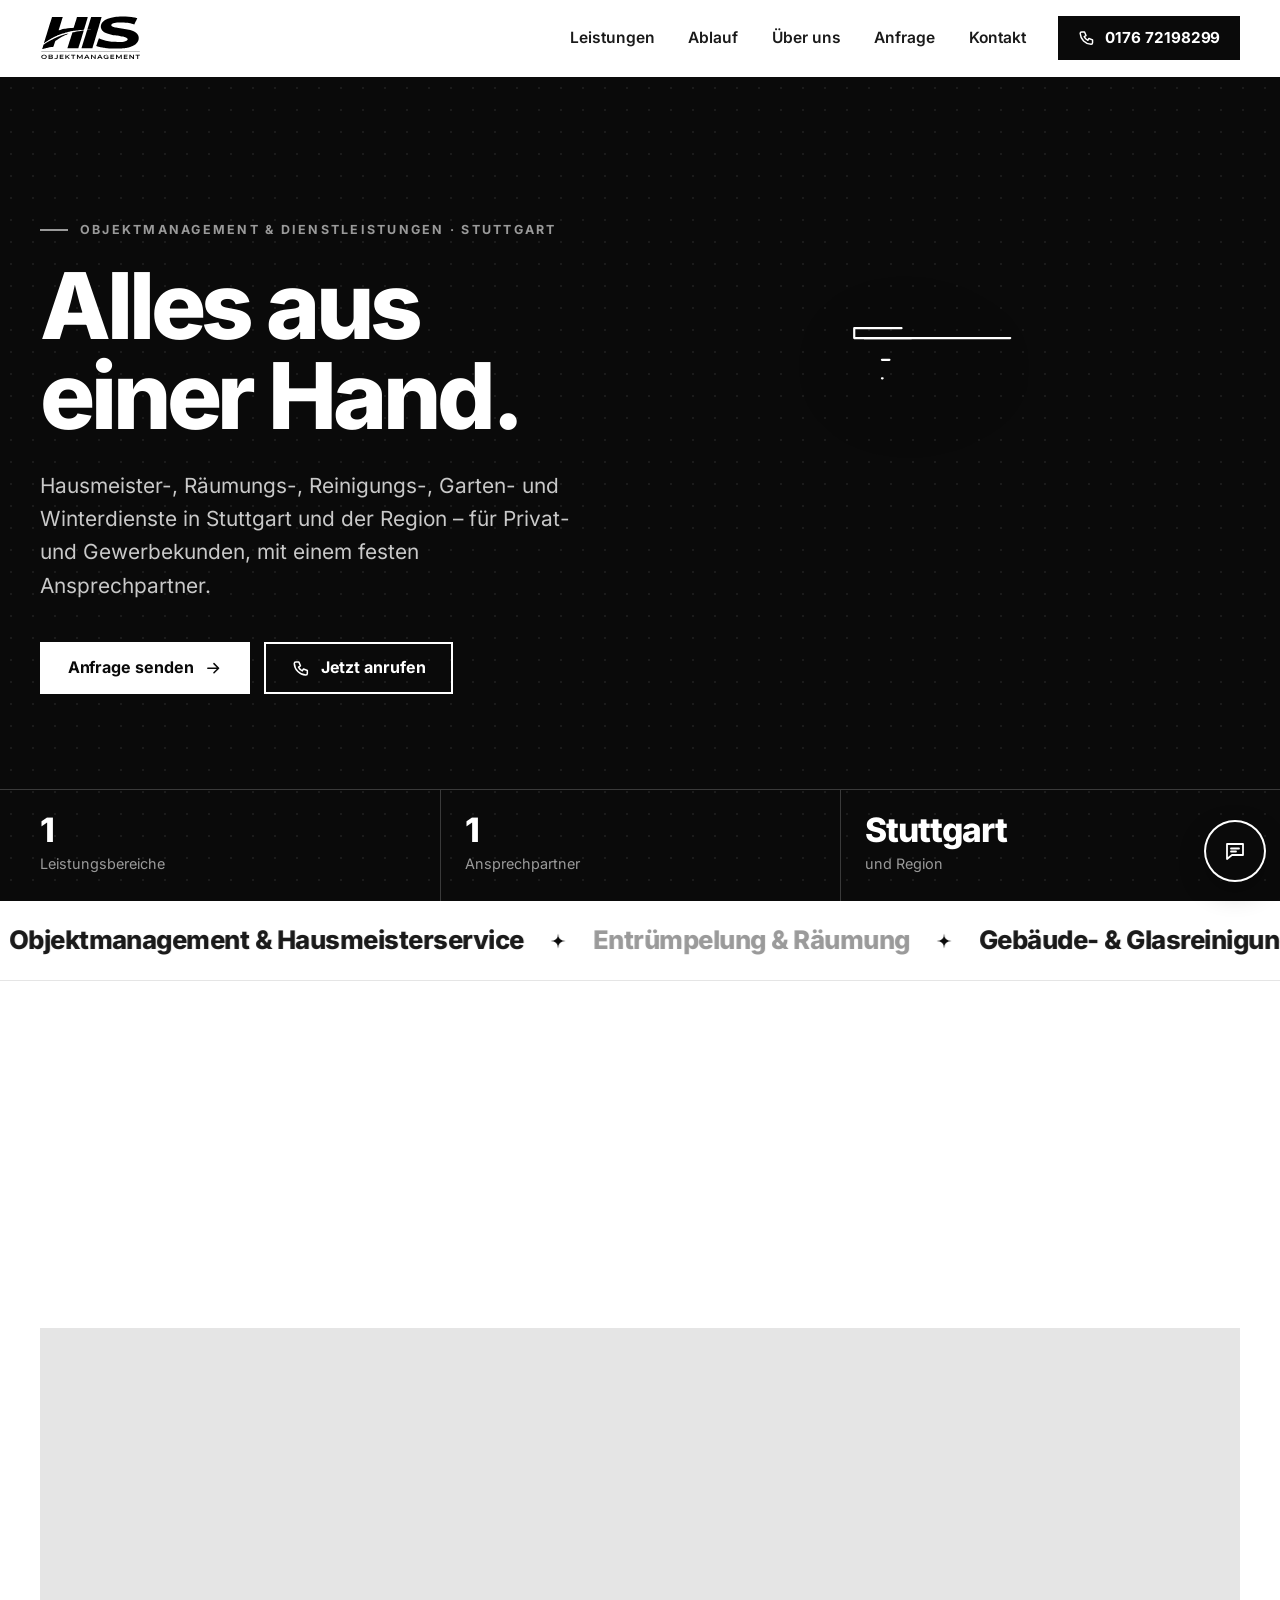
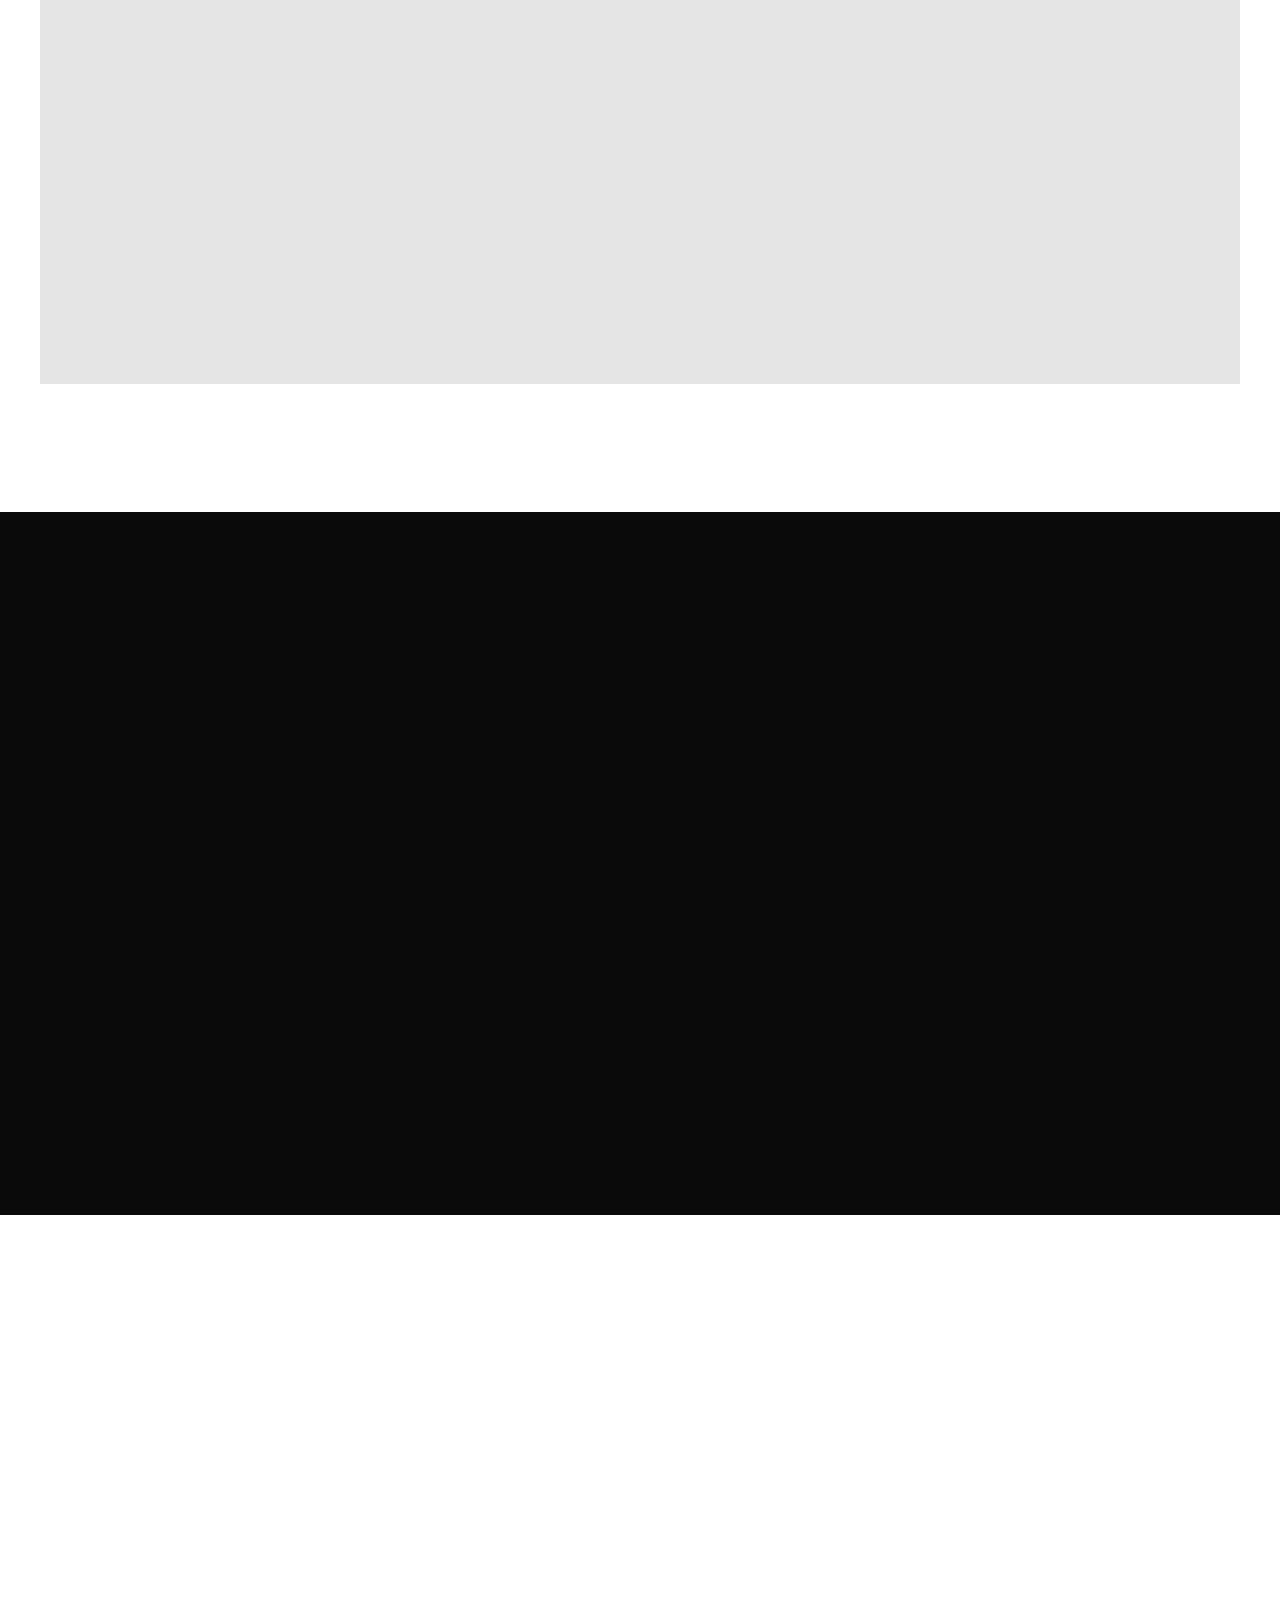
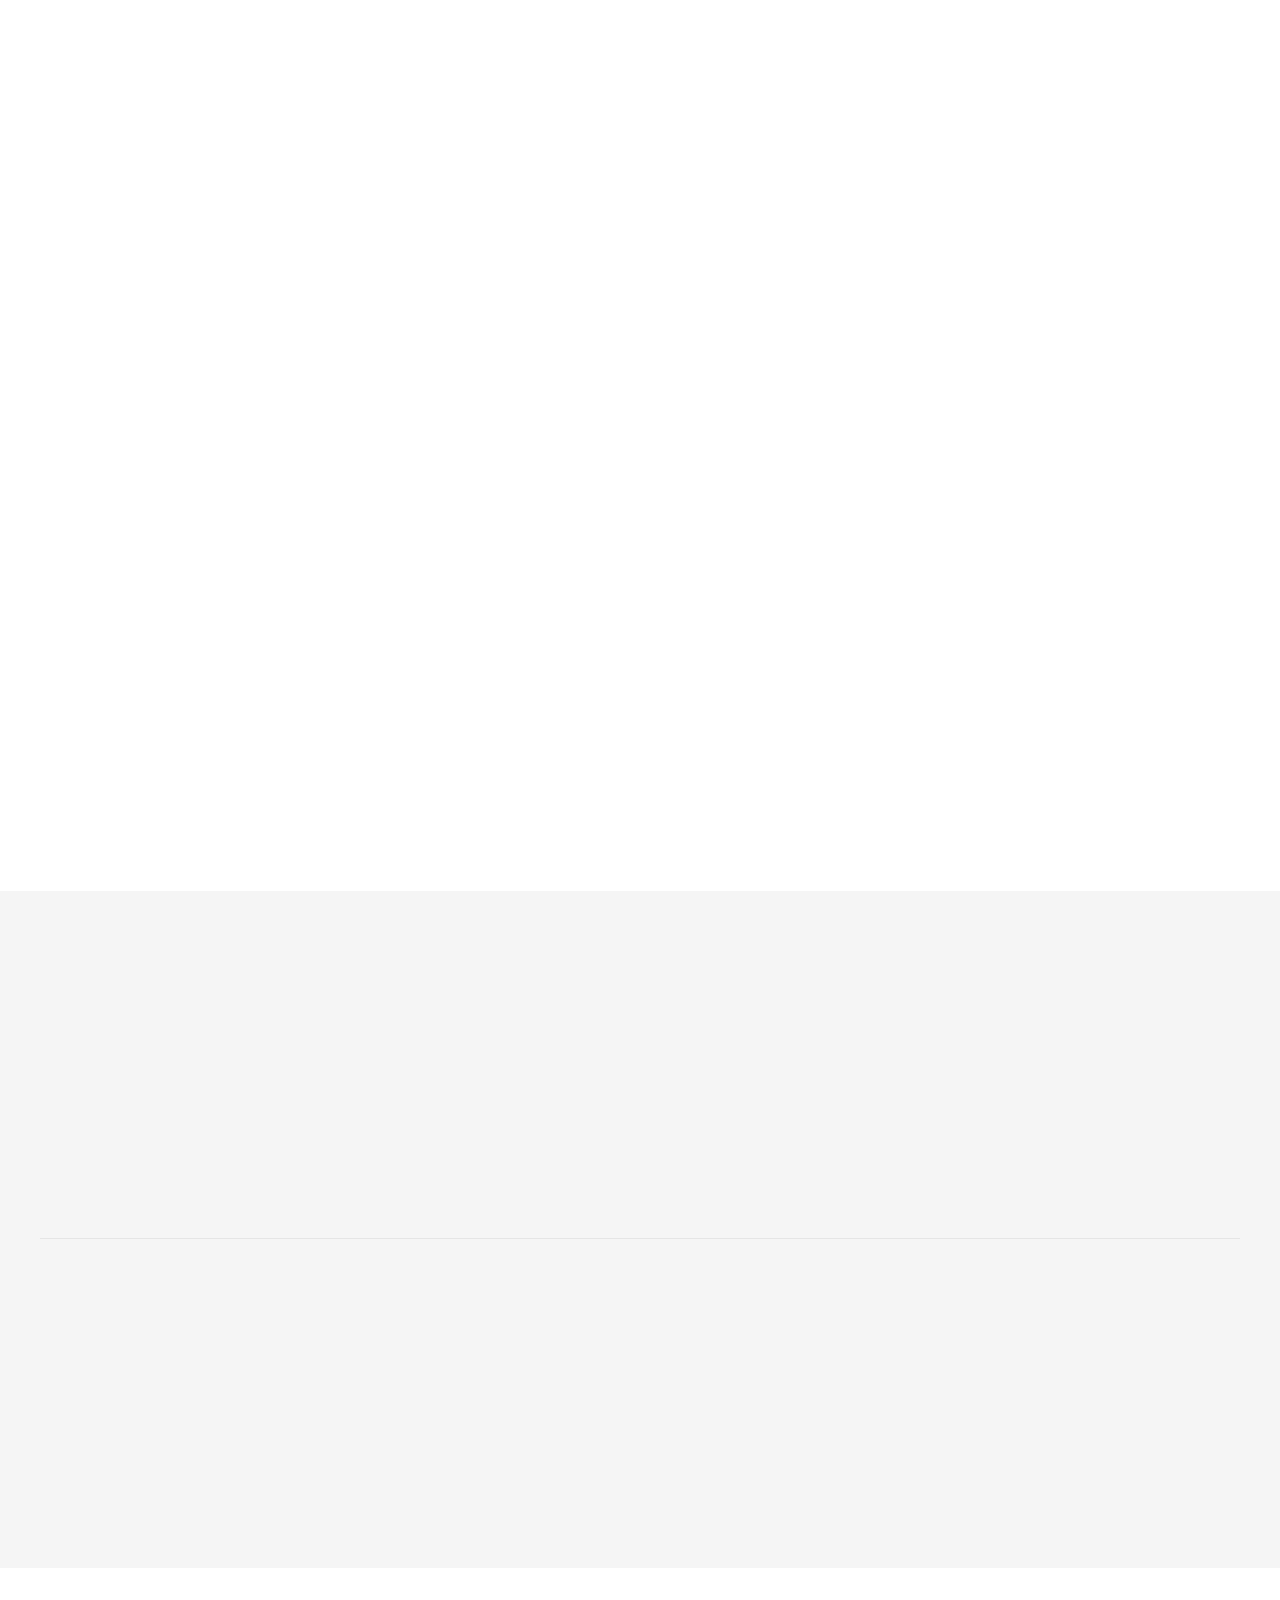
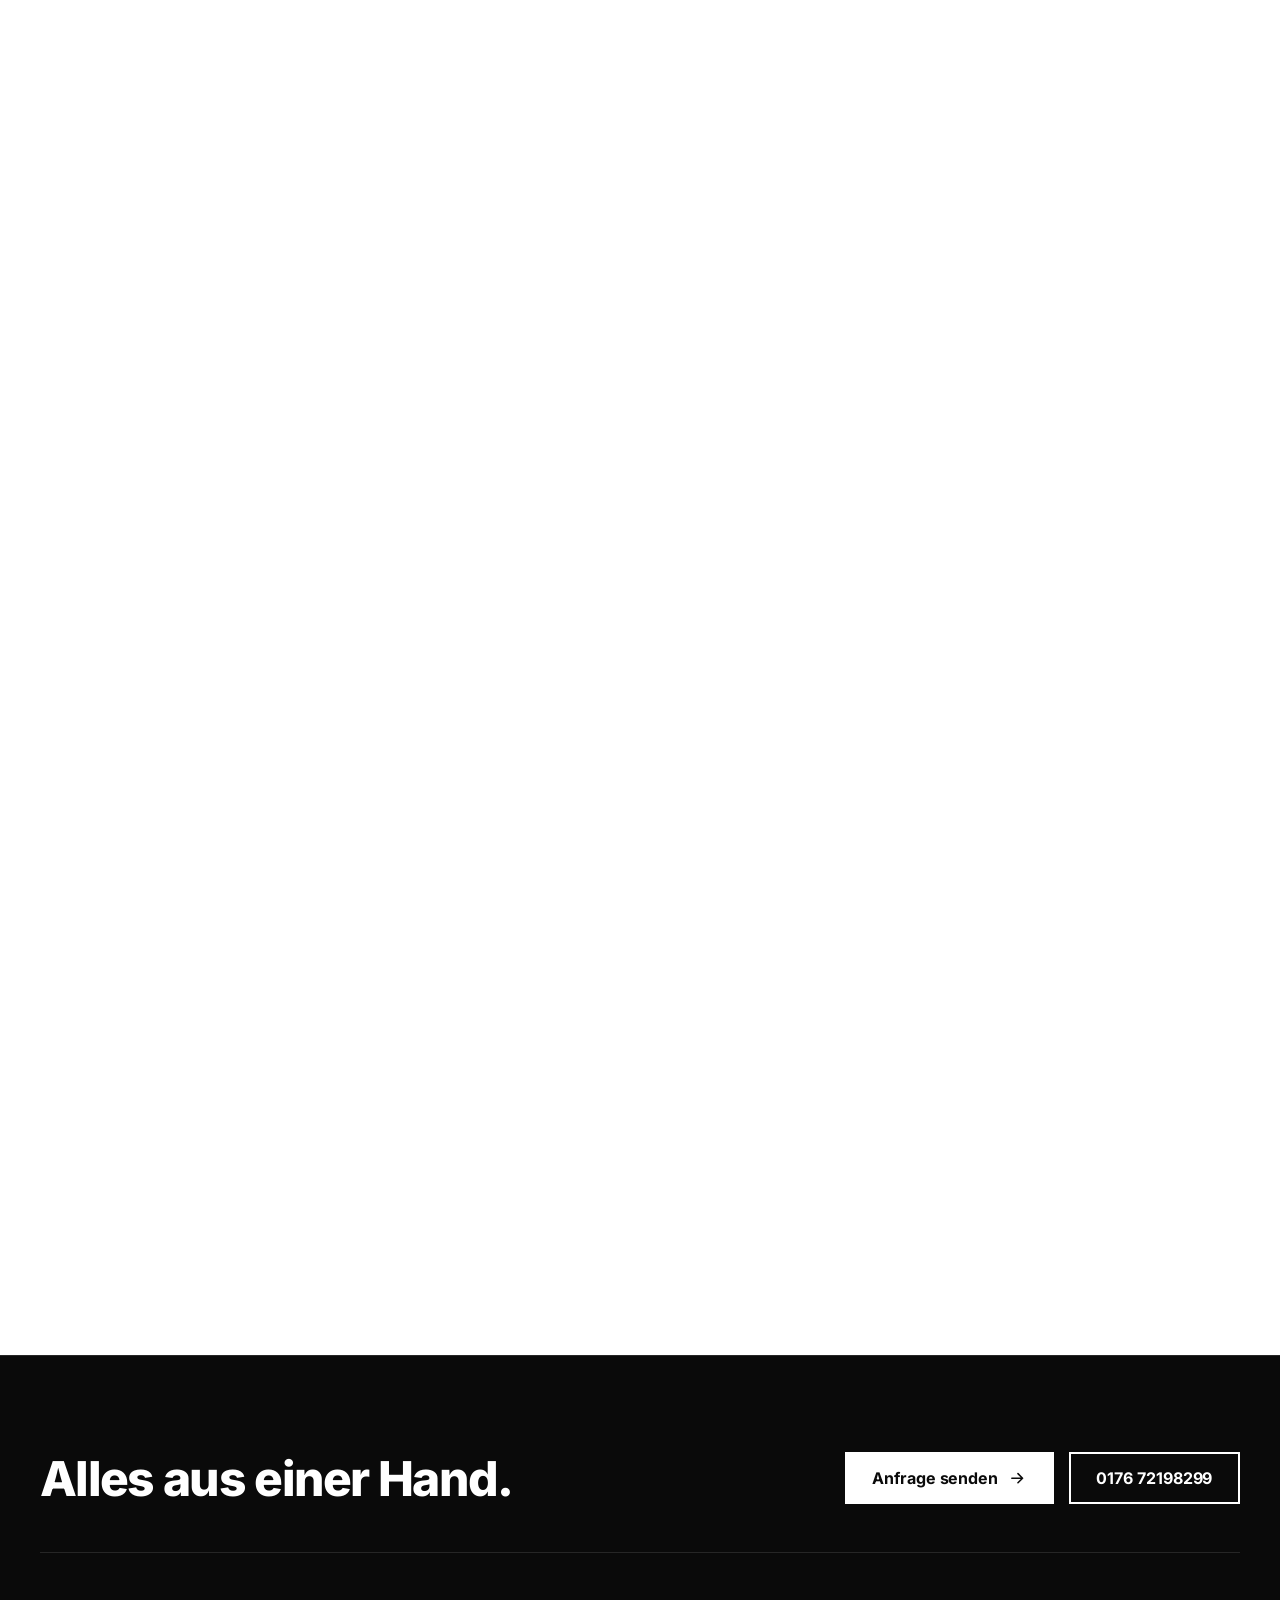
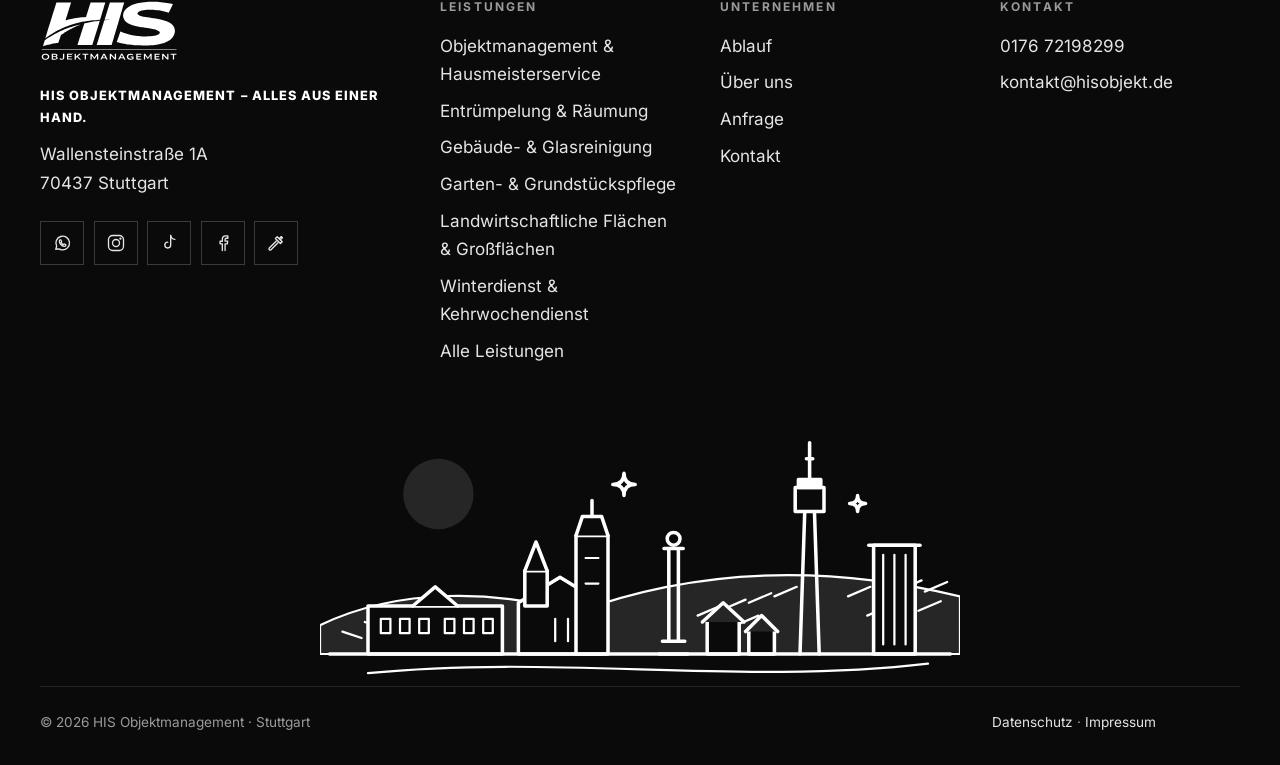
<file: assets/index.html>
<!DOCTYPE html><html lang="de"><head><meta charset="utf-8"><meta name="robots" content="noindex"><meta http-equiv="refresh" content="0; url=/"><title>HIS Objektmanagement</title></head><body><a href="/">Zur Startseite</a></body></html>
</file>
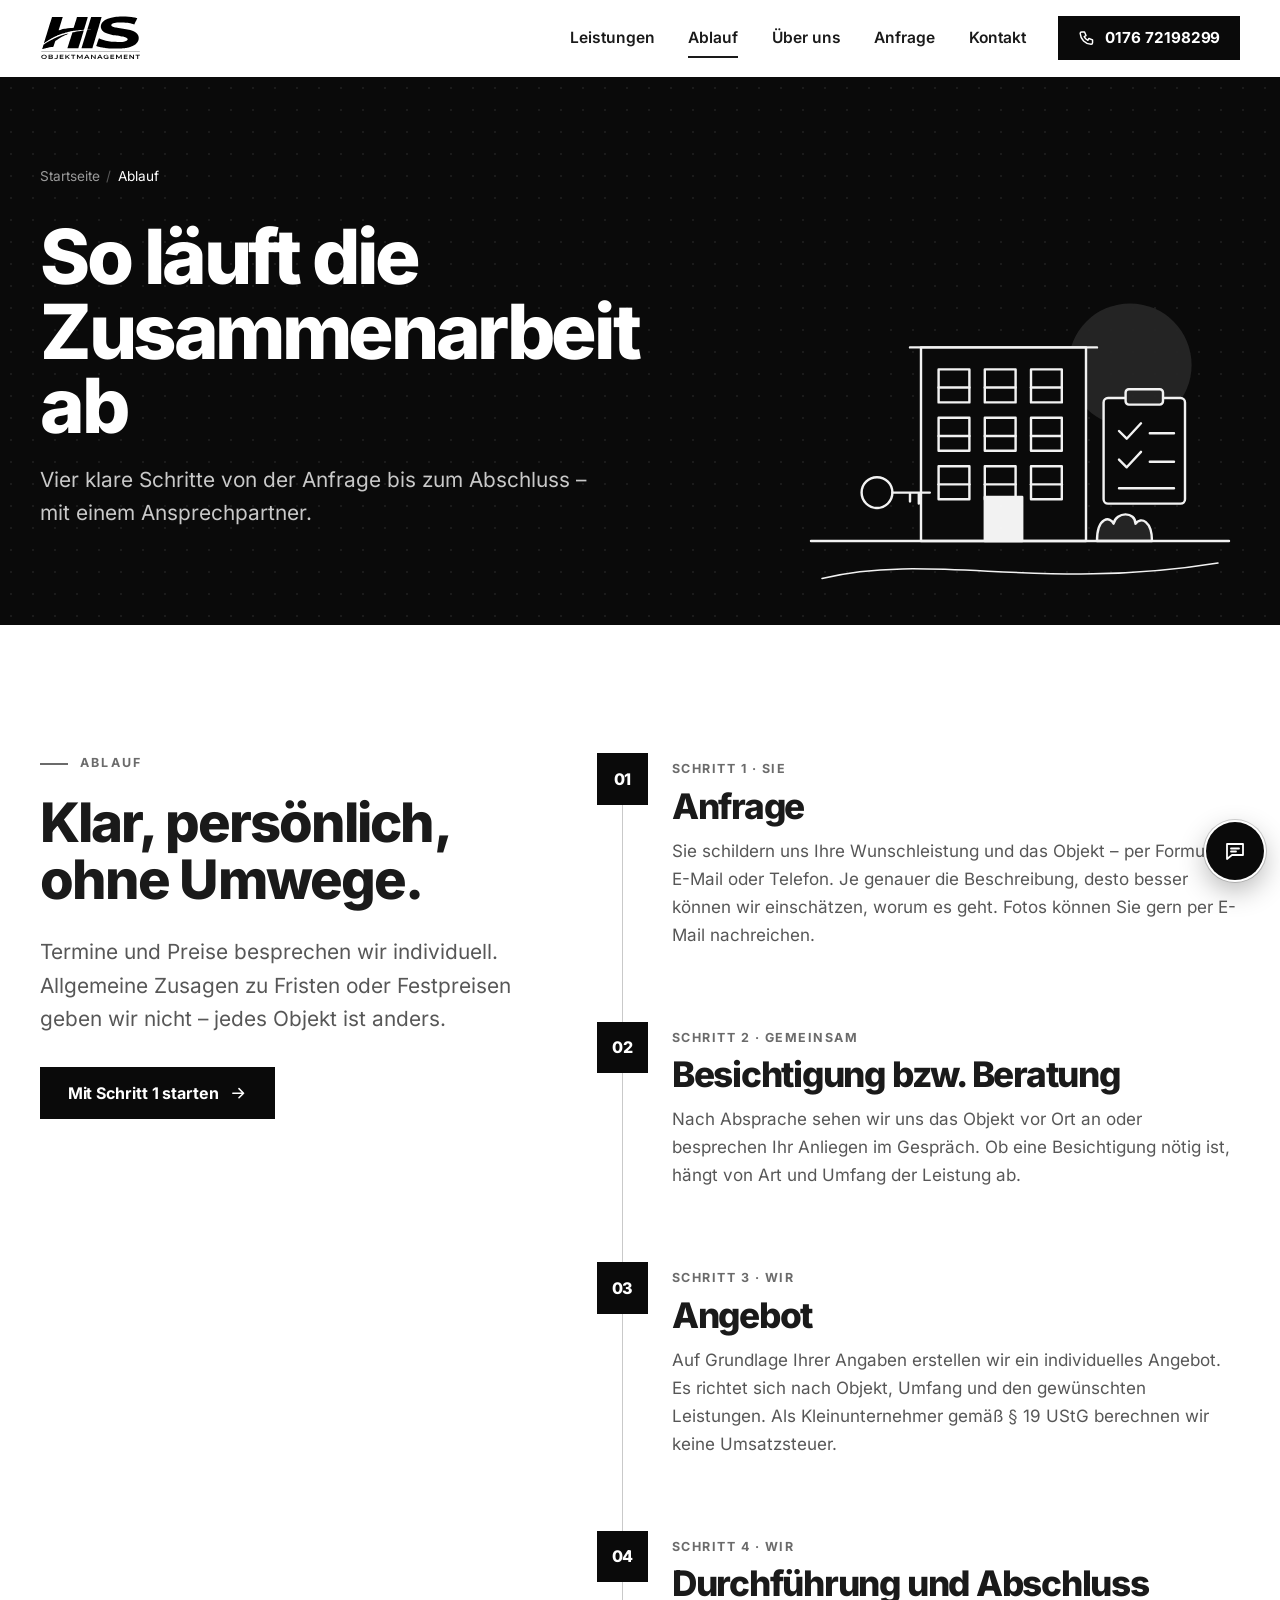
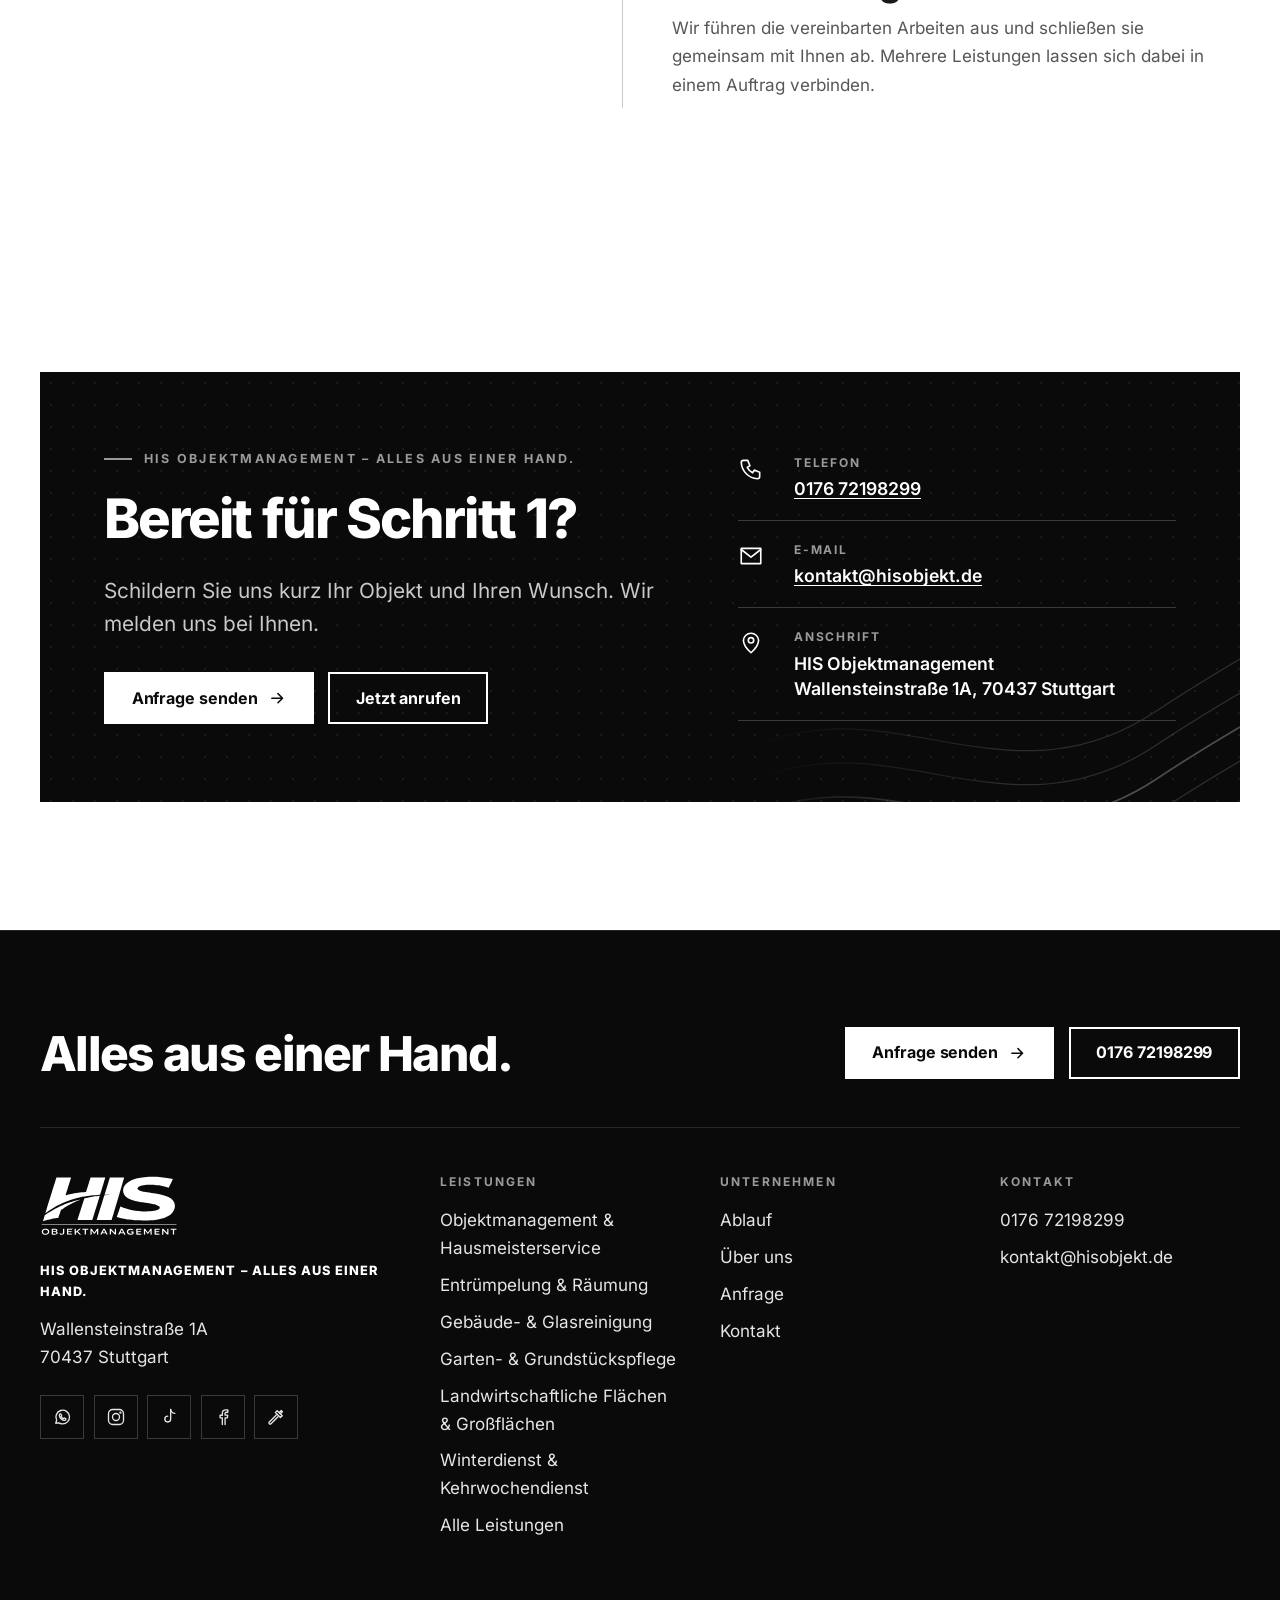
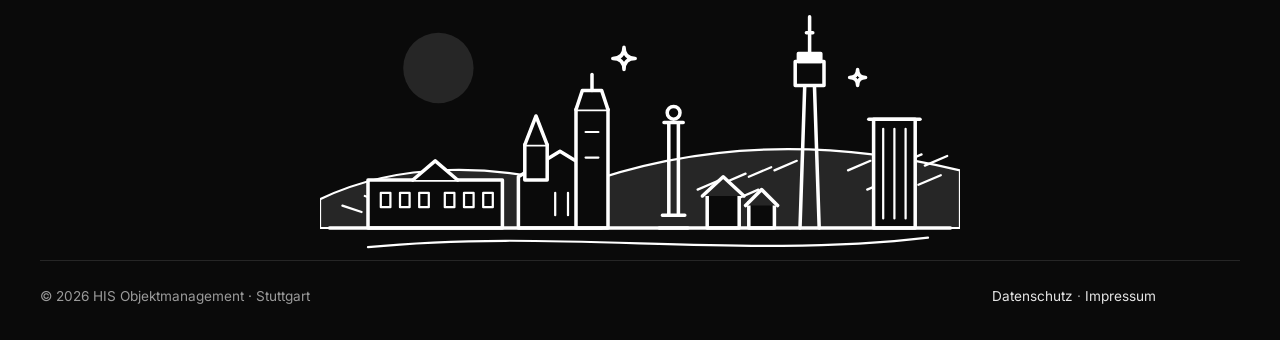
<file: ablauf.html>
<!DOCTYPE html>
<html lang="de">
<head>
<meta charset="utf-8">
<!-- Cookiebot (Einwilligungsverwaltung) – muss das erste Skript im head bleiben -->
<script id="Cookiebot" src="https://consent.cookiebot.com/uc.js" data-cbid="2ecfaec8-f294-4daf-8027-08237994d170" data-blockingmode="auto" type="text/javascript"></script>
<meta name="viewport" content="width=device-width, initial-scale=1, viewport-fit=cover">
<title>Ablauf: Von der Anfrage zum Auftrag | HIS Stuttgart</title>
<meta name="description" content="Der Ablauf bei HIS Objektmanagement Stuttgart: Anfrage, Besichtigung oder Beratung, individuelles Angebot und Durchführung – Alles aus einer Hand.">
<link rel="canonical" href="https://hisobjekt.de/ablauf.html">
<link rel="preload" href="assets/fonts/inter-latin-wght.woff2" as="font" type="font/woff2" crossorigin>
<link rel="icon" href="favicon.ico" sizes="32x32">
<link rel="icon" href="assets/icons/icon.svg" type="image/svg+xml">
<link rel="apple-touch-icon" href="assets/icons/apple-touch-icon.png">
<link rel="manifest" href="site.webmanifest">
<meta property="og:type" content="website">
<meta property="og:locale" content="de_DE">
<meta property="og:site_name" content="HIS Objektmanagement">
<meta property="og:title" content="Ablauf: Von der Anfrage zum Auftrag | HIS Stuttgart">
<meta property="og:description" content="Der Ablauf bei HIS Objektmanagement Stuttgart: Anfrage, Besichtigung oder Beratung, individuelles Angebot und Durchführung – Alles aus einer Hand.">
<meta property="og:url" content="https://hisobjekt.de/ablauf.html">
<meta property="og:image" content="https://hisobjekt.de/assets/og-image.png">
<meta property="og:image:width" content="1200">
<meta property="og:image:height" content="630">
<meta property="og:image:alt" content="Logo HIS Objektmanagement">
<meta name="twitter:card" content="summary_large_image">
<meta name="theme-color" content="#0A0A0A">
<meta name="format-detection" content="telephone=no">
<link rel="stylesheet" href="style.css">
<script>document.documentElement.classList.add('js');</script>
<script type="application/ld+json">[{"@context": "https://schema.org", "@type": "HomeAndConstructionBusiness", "@id": "https://hisobjekt.de/#business", "name": "HIS Objektmanagement", "slogan": "Alles aus einer Hand.", "url": "https://hisobjekt.de/", "logo": "https://hisobjekt.de/assets/icons/icon-512.png", "image": "https://hisobjekt.de/assets/og-image.png", "telephone": "+49 176 72198299", "email": "kontakt@hisobjekt.de", "address": {"@type": "PostalAddress", "streetAddress": "Wallensteinstraße 1A", "postalCode": "70437", "addressLocality": "Stuttgart", "addressRegion": "Baden-Württemberg", "addressCountry": "DE"}, "areaServed": [{"@type": "City", "name": "Stuttgart"}, {"@type": "AdministrativeArea", "name": "Region Stuttgart"}], "description": "Objektmanagement, Hausmeister-, Räumungs-, Reinigungs-, Garten- und Winterdienste im Raum Stuttgart.", "knowsAbout": ["Objektmanagement & Hausmeisterservice", "Entrümpelung & Räumung", "Gebäude- & Glasreinigung", "Garten- & Grundstückspflege", "Landwirtschaftliche Flächen & Großflächen", "Winterdienst & Kehrwochendienst", "Transport- & Umzugsservice", "Einfache Montagearbeiten", "Immobilienvorbereitung", "Außenflächenpflege"], "sameAs": ["https://www.instagram.com/his.objekt/", "https://www.tiktok.com/@his.objektmanagement", "https://www.facebook.com/61596001737027/", "https://www.my-hammer.de/auftragnehmer/his-objektmanagement"], "hasOfferCatalog": {"@type": "OfferCatalog", "name": "Leistungen", "itemListElement": [{"@type": "Offer", "itemOffered": {"@type": "Service", "name": "Objektmanagement & Hausmeisterservice", "description": "HIS Objektmanagement kümmert sich um die laufende Betreuung Ihrer Immobilie. Dazu gehören regelmäßige Kontrollen, die Pflege gemeinsam genutzter Flächen und einfache Hausmeistertätigkeiten. Umfang und Rhythmus stimmen wir individuell mit Ihnen ab.", "areaServed": "Stuttgart", "url": "https://hisobjekt.de/leistungen.html#objektmanagement"}}, {"@type": "Offer", "itemOffered": {"@type": "Service", "name": "Entrümpelung & Räumung", "description": "Ob Haushaltsauflösung, Kellerräumung oder Gewerbefläche: Wir räumen Ihre Räume und Flächen und kümmern uns um Ausräumen, Abbau und Abtransport. Das ist besonders hilfreich bei Erbfällen, Mieterwechseln oder Objektverkäufen.", "areaServed": "Stuttgart", "url": "https://hisobjekt.de/leistungen.html#entruempelung"}}, {"@type": "Offer", "itemOffered": {"@type": "Service", "name": "Gebäude- & Glasreinigung", "description": "Wir reinigen Wohnungen, Häuser, Büros und Gewerbeflächen, auf Wunsch regelmäßig als Unterhaltsreinigung. Auch Fenster- und Glasflächen sowie die Reinigung nach Entrümpelungsarbeiten gehören dazu.", "areaServed": "Stuttgart", "url": "https://hisobjekt.de/leistungen.html#reinigung"}}, {"@type": "Offer", "itemOffered": {"@type": "Service", "name": "Garten- & Grundstückspflege", "description": "Wir pflegen Gärten, Höfe und Grundstücke, von der regelmäßigen Rasenpflege bis zur Instandsetzung verwilderter Flächen. So bleibt Ihr Grundstück ordentlich und nutzbar.", "areaServed": "Stuttgart", "url": "https://hisobjekt.de/leistungen.html#garten"}}, {"@type": "Offer", "itemOffered": {"@type": "Service", "name": "Landwirtschaftliche Flächen & Großflächen", "description": "Für Landwirte und Grundstücksbesitzer übernehmen wir die Pflege größerer Flächen. Dazu zählen Wiesen und Freiflächen ebenso wie Wirtschaftsflächen, Zufahrten und Nebenflächen.", "areaServed": "Stuttgart", "url": "https://hisobjekt.de/leistungen.html#landwirtschaft"}}, {"@type": "Offer", "itemOffered": {"@type": "Service", "name": "Winterdienst & Kehrwochendienst", "description": "Wir halten Gehwege, Zugänge und Hofflächen in der kalten Jahreszeit begehbar und übernehmen auch den Kehrwochendienst. Der Winterdienst steht privaten wie gewerblichen Objekten offen.", "areaServed": "Stuttgart", "url": "https://hisobjekt.de/leistungen.html#winterdienst"}}, {"@type": "Offer", "itemOffered": {"@type": "Service", "name": "Transport- & Umzugsservice", "description": "Wir unterstützen Sie bei privaten Umzügen und transportieren Möbel und Hausrat. Auch der Abtransport im Rahmen von Räumungsarbeiten ist möglich.", "areaServed": "Stuttgart", "url": "https://hisobjekt.de/leistungen.html#transport"}}, {"@type": "Offer", "itemOffered": {"@type": "Service", "name": "Einfache Montagearbeiten", "description": "Wir übernehmen einfache Montage- und Demontagearbeiten, etwa an Möbeln, Regalen und Küchen. Arbeiten mit Elektro- und Wasseranschlüssen gehören nicht zu unserem Leistungsumfang.", "areaServed": "Stuttgart", "url": "https://hisobjekt.de/leistungen.html#montage"}}, {"@type": "Offer", "itemOffered": {"@type": "Service", "name": "Immobilienvorbereitung", "description": "Bevor eine Immobilie verkauft oder vermietet wird, bereiten wir sie vor: Wir räumen, reinigen und bringen Innen- und Außenbereiche in einen präsentablen Zustand.", "areaServed": "Stuttgart", "url": "https://hisobjekt.de/leistungen.html#immobilienvorbereitung"}}, {"@type": "Offer", "itemOffered": {"@type": "Service", "name": "Außenflächenpflege", "description": "Wir halten zugängliche Außenflächen sauber und begehbar. Dazu gehören die Entfernung von Laub und losem Schmutz sowie die Pflege und Ordnung Ihres Grundstücks.", "areaServed": "Stuttgart", "url": "https://hisobjekt.de/leistungen.html#aussenflaechen"}}]}}, {"@context": "https://schema.org", "@type": "BreadcrumbList", "itemListElement": [{"@type": "ListItem", "position": 1, "name": "Startseite", "item": "https://hisobjekt.de/"}, {"@type": "ListItem", "position": 2, "name": "Ablauf", "item": "https://hisobjekt.de/ablauf.html"}]}]</script>
</head>
<body>
<a class="skip-link" href="#main">Zum Inhalt springen</a>
<header class="site-header">
  <div class="wrap header-inner">
    <a class="logo" href="index.html" aria-label="HIS Objektmanagement – zur Startseite"><img src="assets/HIS-logo-schwarz.svg" width="1899" height="828" alt="HIS Objektmanagement"></a>
    <nav class="nav" id="site-nav" aria-label="Hauptnavigation">
      <ul class="nav-list"><li><a href="leistungen.html">Leistungen</a></li><li><a href="ablauf.html" aria-current="page">Ablauf</a></li><li><a href="ueber-uns.html">Über uns</a></li><li><a href="anfrage.html">Anfrage</a></li><li><a href="kontakt.html">Kontakt</a></li></ul>
      <div class="nav-extra"><a class="btn" href="tel:+4917672198299"><svg class="" viewBox="0 0 24 24" aria-hidden="true" focusable="false"><path d="M5 4h4l2 5-2.5 1.5a11 11 0 005 5L15 13l5 2v4a2 2 0 01-2 2A16 16 0 013 6a2 2 0 012-2z"/></svg>0176 72198299</a><a class="btn btn-outline" href="mailto:kontakt@hisobjekt.de">kontakt@hisobjekt.de</a></div>
      <div class="nav-city illu-anim" aria-hidden="true"><svg class="illu" viewBox="0 0 400 160" role="img" aria-label="Illustration: Stuttgarter Stadtsilhouette mit Fernsehturm, Stiftskirche und Weinbergen" focusable="false"><circle pathLength="1" class="f1" cx="74" cy="40" r="22"/><path pathLength="1" class="f1 s thin" d="M0 122 C50 98 110 100 160 114 C220 92 300 80 400 104 V140 H0 Z"/><path pathLength="1" class="s thin" d="M236 116 l14 -6"/><path pathLength="1" class="s thin" d="M252 112 l14 -6"/><path pathLength="1" class="s thin" d="M268 108 l14 -6"/><path pathLength="1" class="s thin" d="M284 104 l14 -6"/><path pathLength="1" class="s thin" d="M330 104 l14 -6"/><path pathLength="1" class="s thin" d="M346 101 l14 -6"/><path pathLength="1" class="s thin" d="M362 100 l14 -6"/><path pathLength="1" class="s thin" d="M378 101 l14 -6"/><path pathLength="1" class="s thin" d="M244 126 l14 -6"/><path pathLength="1" class="s thin" d="M260 122 l14 -6"/><path pathLength="1" class="s thin" d="M342 116 l14 -6"/><path pathLength="1" class="s thin" d="M358 113 l14 -6"/><path pathLength="1" class="s thin" d="M374 113 l14 -6"/><path pathLength="1" class="s thin" d="M14 126 l12 4"/><path pathLength="1" class="s thin" d="M28 120 l12 4"/><path pathLength="1" class="s thin" d="M42 115 l12 4"/><path pathLength="1" class="s thin" d="M56 112 l12 4"/><rect pathLength="1" class="f2 s" x="30" y="110" width="84" height="30"/><path pathLength="1" class="f2 s" d="M58 110 L72 98 L86 110"/><rect pathLength="1" class="s thin" x="38" y="118" width="6" height="9"/><rect pathLength="1" class="s thin" x="50" y="118" width="6" height="9"/><rect pathLength="1" class="s thin" x="62" y="118" width="6" height="9"/><rect pathLength="1" class="s thin" x="78" y="118" width="6" height="9"/><rect pathLength="1" class="s thin" x="90" y="118" width="6" height="9"/><rect pathLength="1" class="s thin" x="102" y="118" width="6" height="9"/><path pathLength="1" class="f2 s" d="M124 140 V108 L150 92 L176 108 V140 Z"/><rect pathLength="1" class="f2 s" x="160" y="66" width="20" height="74"/><path pathLength="1" class="f2 s" d="M160 66 L164 54 H176 L180 66"/><path pathLength="1" class="s" d="M170 54 V44"/><rect pathLength="1" class="f2 s" x="128" y="88" width="14" height="22"/><path pathLength="1" class="f2 s" d="M128 88 L135 70 L142 88"/><path pathLength="1" class="s thin" d="M166 80 h8 M166 96 h8 M147 118 v14 M155 118 v14"/><path pathLength="1" class="s" d="M212 140 H230 M214 132 H228 M218 132 V74 M224 132 V74 M215 74 H227"/><circle pathLength="1" class="f2 s" cx="221" cy="68" r="4"/><rect pathLength="1" class="f2 s" x="242" y="118" width="20" height="22"/><path pathLength="1" class="f1 s" d="M239 120 L252 108 L265 120"/><rect pathLength="1" class="f2 s" x="268" y="124" width="16" height="16"/><path pathLength="1" class="f1 s" d="M266 126 L276 116 L286 126"/><path pathLength="1" class="s" d="M300 140 L303 50 M312 140 L309 50"/><rect pathLength="1" class="f2 s" x="297" y="36" width="18" height="15"/><rect pathLength="1" class="f3 s" x="299" y="31" width="14" height="5"/><path pathLength="1" class="s" d="M306 31 V8 M304 18 h4"/><rect pathLength="1" class="f2 s" x="346" y="72" width="26" height="68"/><path pathLength="1" class="s thin" d="M352 78 v56 M359 78 v56 M366 78 v56"/><path pathLength="1" class="s" d="M343 72 H375"/><path pathLength="1" class="s" d="M6 140 H394"/><path pathLength="1" class="s thin" d="M30 152 C150 140 260 160 380 146"/><path pathLength="1" class="s tw" d="M190 27 Q190 34 197 34 Q190 34 190 41 Q190 34 183 34 Q190 34 190 27 Z"/><path pathLength="1" class="s tw" d="M336 41 Q336 46 341 46 Q336 46 336 51 Q336 46 331 46 Q336 46 336 41 Z"/></svg><p>Für Sie im Einsatz in <strong>Stuttgart &amp; Region</strong></p></div>
    </nav>
    <div class="header-cta">
      <a class="btn btn-sm" href="tel:+4917672198299" aria-label="Anrufen: 0176 72198299"><svg class="" viewBox="0 0 24 24" aria-hidden="true" focusable="false"><path d="M5 4h4l2 5-2.5 1.5a11 11 0 005 5L15 13l5 2v4a2 2 0 01-2 2A16 16 0 013 6a2 2 0 012-2z"/></svg>0176 72198299</a>
      <button class="nav-toggle" type="button" aria-expanded="false" aria-controls="site-nav" aria-label="Menü öffnen"><span></span></button>
    </div>
  </div>
</header>
<main id="main">
<section class="page-hero dark" aria-labelledby="page-h">
  <svg class="hero-art" viewBox="0 0 800 560" aria-hidden="true" focusable="false">
<path  style="--d:0s" d="M0 470 C 170 380, 310 540, 490 420 S 740 300, 800 160"/>
<path class="strong" style="--d:.2s" d="M0 430 C 170 340, 310 500, 490 380 S 740 260, 800 120"/>
<path  style="--d:.4s" d="M0 390 C 170 300, 310 460, 490 340 S 740 220, 800 80"/>
<path  style="--d:.6s" d="M0 350 C 170 260, 310 420, 490 300 S 740 180, 800 40"/>
</svg>
  <div class="page-hero-illu" data-parallax="0.12" aria-hidden="true"><svg class="illu" viewBox="0 0 400 300" role="img" aria-label="Illustration: Gebäude mit Checkliste und Schlüssel" focusable="false"><circle pathLength="1" class="f1" cx="300" cy="80" r="56"/><rect pathLength="1" class="f2 s" x="110" y="64" width="150" height="176"/><path pathLength="1" class="s" d="M100 64 H270"/><rect pathLength="1" class="f2 s" x="126" y="84" width="28" height="30"/><path pathLength="1" class="s" d="M126 100.5 H154"/><rect pathLength="1" class="f2 s" x="168" y="84" width="28" height="30"/><path pathLength="1" class="s" d="M168 100.5 H196"/><rect pathLength="1" class="f2 s" x="210" y="84" width="28" height="30"/><path pathLength="1" class="s" d="M210 100.5 H238"/><rect pathLength="1" class="f2 s" x="126" y="128" width="28" height="30"/><path pathLength="1" class="s" d="M126 144.5 H154"/><rect pathLength="1" class="f2 s" x="168" y="128" width="28" height="30"/><path pathLength="1" class="s" d="M168 144.5 H196"/><rect pathLength="1" class="f2 s" x="210" y="128" width="28" height="30"/><path pathLength="1" class="s" d="M210 144.5 H238"/><rect pathLength="1" class="f2 s" x="126" y="172" width="28" height="30"/><path pathLength="1" class="s" d="M126 188.5 H154"/><rect pathLength="1" class="f2 s" x="168" y="172" width="28" height="30"/><path pathLength="1" class="s" d="M168 188.5 H196"/><rect pathLength="1" class="f2 s" x="210" y="172" width="28" height="30"/><path pathLength="1" class="s" d="M210 188.5 H238"/><rect pathLength="1" class="f3 s" x="168" y="200" width="34" height="40"/><rect pathLength="1" class="f2 s" x="276" y="110" width="74" height="96" rx="4"/><rect pathLength="1" class="f1 s" x="296" y="102" width="34" height="14" rx="3"/><path pathLength="1" class="s" d="M290 140 l7 7 l13 -14 M318 142 h22 M290 166 l7 7 l13 -14 M318 168 h22 M290 192 h50"/><circle pathLength="1" class="f2 s" cx="70" cy="196" r="14"/><path pathLength="1" class="s" d="M84 196 H118 M108 196 v10 M100 196 v8"/><path pathLength="1" class="f1 s" d="M270 240 c0 -22.5 12.5 -22.5 15.0 -15.749999999999998 c2.5 -11.25 20.0 -11.25 20.0 0 c5.0 -6.75 15.0 -2.25 15.0 15.749999999999998 Z"/><path pathLength="1" class="s" d="M10 240 H390"/><path pathLength="1" class="s thin" d="M20.0 274 C120.0 250 220.00000000000003 286 380.0 260"/></svg></div>
  <div class="wrap">
    <nav class="breadcrumb" aria-label="Brotkrumen"><ol><li><a href="index.html">Startseite</a></li><li><span aria-current="page">Ablauf</span></li></ol></nav>
    <h1 id="page-h">So läuft die Zusammenarbeit ab</h1>
    <p class="lead">Vier klare Schritte von der Anfrage bis zum Abschluss – mit einem Ansprechpartner.</p>
  </div>
</section>
<section class="section"><div class="wrap split">
  <div class="sticky reveal">
    <p class="eyebrow">Ablauf</p>
    <h2>Klar, persönlich, ohne Umwege.</h2>
    <p class="lead">Termine und Preise besprechen wir individuell. Allgemeine Zusagen zu Fristen oder Festpreisen geben wir nicht – jedes Objekt ist anders.</p>
    <div class="btn-row" style="margin-top:2rem"><a class="btn" href="anfrage.html">Mit Schritt 1 starten <svg class="arrow" viewBox="0 0 24 24" aria-hidden="true" focusable="false"><path d="M5 12h14M13 6l6 6-6 6"/></svg></a></div>
  </div>
  <ol class="timeline">
    <li class="t-step reveal"><span class="t-num" aria-hidden="true">01</span><div><span class="tag">Schritt 1 · Sie</span><h2>Anfrage</h2><p>Sie schildern uns Ihre Wunschleistung und das Objekt – per Formular, E-Mail oder Telefon. Je genauer die Beschreibung, desto besser können wir einschätzen, worum es geht. Fotos können Sie gern per E-Mail nachreichen.</p></div></li>
    <li class="t-step reveal"><span class="t-num" aria-hidden="true">02</span><div><span class="tag">Schritt 2 · Gemeinsam</span><h2>Besichtigung bzw. Beratung</h2><p>Nach Absprache sehen wir uns das Objekt vor Ort an oder besprechen Ihr Anliegen im Gespräch. Ob eine Besichtigung nötig ist, hängt von Art und Umfang der Leistung ab.</p></div></li>
    <li class="t-step reveal"><span class="t-num" aria-hidden="true">03</span><div><span class="tag">Schritt 3 · Wir</span><h2>Angebot</h2><p>Auf Grundlage Ihrer Angaben erstellen wir ein individuelles Angebot. Es richtet sich nach Objekt, Umfang und den gewünschten Leistungen. Als Kleinunternehmer gemäß § 19 UStG berechnen wir keine Umsatzsteuer.</p></div></li>
    <li class="t-step reveal"><span class="t-num" aria-hidden="true">04</span><div><span class="tag">Schritt 4 · Wir</span><h2>Durchführung und Abschluss</h2><p>Wir führen die vereinbarten Arbeiten aus und schließen sie gemeinsam mit Ihnen ab. Mehrere Leistungen lassen sich dabei in einem Auftrag verbinden.</p></div></li>
  </ol>
</div></section>
<section class="section" aria-labelledby="cta-h">
  <div class="wrap">
    <div class="cta-box dark reveal">
      <svg class="hero-art" viewBox="0 0 800 560" aria-hidden="true" focusable="false">
<path  style="--d:0s" d="M0 470 C 170 380, 310 540, 490 420 S 740 300, 800 160"/>
<path class="strong" style="--d:.2s" d="M0 430 C 170 340, 310 500, 490 380 S 740 260, 800 120"/>
<path  style="--d:.4s" d="M0 390 C 170 300, 310 460, 490 340 S 740 220, 800 80"/>
<path  style="--d:.6s" d="M0 350 C 170 260, 310 420, 490 300 S 740 180, 800 40"/>
</svg>
      <div>
        <p class="eyebrow">HIS OBJEKTMANAGEMENT – Alles aus einer Hand.</p>
        <h2 id="cta-h">Bereit für Schritt 1?</h2>
        <p class="lead">Schildern Sie uns kurz Ihr Objekt und Ihren Wunsch. Wir melden uns bei Ihnen.</p>
        <div class="btn-row" style="margin-top:2rem"><a class="btn" href="anfrage.html">Anfrage senden <svg class="arrow" viewBox="0 0 24 24" aria-hidden="true" focusable="false"><path d="M5 12h14M13 6l6 6-6 6"/></svg></a><a class="btn btn-outline" href="tel:+4917672198299">Jetzt anrufen</a></div>
      </div>
      <dl class="contact-list">
  <div><svg class="icon" viewBox="0 0 24 24" aria-hidden="true" focusable="false"><path d="M5 4h4l2 5-2.5 1.5a11 11 0 005 5L15 13l5 2v4a2 2 0 01-2 2A16 16 0 013 6a2 2 0 012-2z"/></svg><dt>Telefon</dt><dd><a href="tel:+4917672198299">0176 72198299</a></dd></div>
  <div><svg class="icon" viewBox="0 0 24 24" aria-hidden="true" focusable="false"><rect x="3" y="5" width="18" height="14"/><path d="M3 6l9 7 9-7"/></svg><dt>E-Mail</dt><dd><a href="mailto:kontakt@hisobjekt.de">kontakt@hisobjekt.de</a></dd></div>
  <div><svg class="icon" viewBox="0 0 24 24" aria-hidden="true" focusable="false"><path d="M12 21s-7-6.2-7-11.5A7 7 0 0112 3a7 7 0 017 6.5C19 14.8 12 21 12 21z"/><circle cx="12" cy="9.5" r="2.5"/></svg><dt>Anschrift</dt><dd>HIS Objektmanagement<br>Wallensteinstraße 1A, 70437 Stuttgart</dd></div>
  
</dl>
    </div>
  </div>
</section>
</main>
<footer class="site-footer">
  <div class="wrap">
    <div class="footer-top">
      <p class="footer-claim">Alles aus einer Hand.</p>
      <div class="btn-row"><a class="btn" href="anfrage.html">Anfrage senden <svg class="arrow" viewBox="0 0 24 24" aria-hidden="true" focusable="false"><path d="M5 12h14M13 6l6 6-6 6"/></svg></a><a class="btn btn-outline" href="tel:+4917672198299">0176 72198299</a></div>
    </div>
    <div class="footer-grid">
      <div>
        <img class="footer-logo" src="assets/HIS-logo-schwarz.svg" width="1899" height="828" alt="HIS Objektmanagement" loading="lazy" decoding="async">
        <p class="slogan">HIS OBJEKTMANAGEMENT – Alles aus einer Hand.</p>
        <address>Wallensteinstraße 1A<br>70437 Stuttgart</address>
        <ul class="social"><li><a href="https://wa.me/4917672198299" target="_blank" rel="noopener noreferrer" aria-label="Per WhatsApp schreiben: 0176 72198299 (öffnet neues Fenster)" title="WhatsApp: 0176 72198299"><svg viewBox="0 0 24 24" aria-hidden="true" focusable="false"><path d="M4.5 19.5l1.1-3.6A8.2 8.2 0 1112 20.2a8.1 8.1 0 01-4-1.1z"/><path d="M9.2 8.6c.2-.4.5-.4.7-.4h.5c.2 0 .4 0 .5.4l.6 1.4c.1.2 0 .4-.1.6l-.4.5c-.1.1-.1.3 0 .5.6 1 1.4 1.8 2.4 2.3.2.1.4.1.5 0l.5-.6c.2-.2.4-.2.6-.1l1.4.7c.2.1.3.3.3.5 0 .9-.7 1.6-1.6 1.7-1 .1-2.5-.3-4-1.6S9 11.7 8.9 10.5c-.1-.8.1-1.5.3-1.9z"/></svg></a></li><li><a href="https://www.instagram.com/his.objekt/" target="_blank" rel="noopener noreferrer" aria-label="HIS Objektmanagement auf Instagram (öffnet neues Fenster)" title="Instagram: @his.objekt"><svg viewBox="0 0 24 24" aria-hidden="true" focusable="false"><rect x="3" y="3" width="18" height="18" rx="5"/><circle cx="12" cy="12" r="4.2"/><circle cx="17.3" cy="6.7" r=".6" fill="currentColor"/></svg></a></li><li><a href="https://www.tiktok.com/@his.objektmanagement" target="_blank" rel="noopener noreferrer" aria-label="HIS Objektmanagement auf TikTok (öffnet neues Fenster)" title="TikTok: @his.objektmanagement"><svg viewBox="0 0 24 24" aria-hidden="true" focusable="false"><path d="M14 3v11.5a3.5 3.5 0 11-3.5-3.5"/><path d="M14 3c.4 2.6 2.2 4.4 5 4.6"/></svg></a></li><li><a href="https://www.facebook.com/61596001737027/" target="_blank" rel="noopener noreferrer" aria-label="HIS Objektmanagement auf Facebook (öffnet neues Fenster)" title="Facebook: HIS Objektmanagement"><svg viewBox="0 0 24 24" aria-hidden="true" focusable="false"><path d="M14.5 21v-8h2.7l.4-3.2h-3.1V7.9c0-.9.3-1.6 1.6-1.6h1.7V3.5c-.3 0-1.3-.1-2.5-.1-2.5 0-4.1 1.5-4.1 4.2v2.3H8.5V13h2.7v8"/></svg></a></li><li><a href="https://www.my-hammer.de/auftragnehmer/his-objektmanagement" target="_blank" rel="noopener noreferrer" aria-label="HIS Objektmanagement auf MyHammer – Bewertungen (öffnet neues Fenster)" title="MyHammer: Bewertungen auf MyHammer"><svg viewBox="0 0 24 24" aria-hidden="true" focusable="false"><path d="M13.5 4.5l6 6-2.2 2.2-6-6z"/><path d="M15.8 6.8l2.5-2.5 1.4 1.4-2.5 2.5"/><path d="M12.4 9.6L4 18a1.4 1.4 0 002 2l8.4-8.4"/></svg></a></li></ul>
      </div>
      <div><h2>Leistungen</h2><ul><li><a href="leistungen.html#objektmanagement">Objektmanagement &amp; Hausmeisterservice</a></li><li><a href="leistungen.html#entruempelung">Entrümpelung &amp; Räumung</a></li><li><a href="leistungen.html#reinigung">Gebäude- &amp; Glasreinigung</a></li><li><a href="leistungen.html#garten">Garten- &amp; Grundstückspflege</a></li><li><a href="leistungen.html#landwirtschaft">Landwirtschaftliche Flächen &amp; Großflächen</a></li><li><a href="leistungen.html#winterdienst">Winterdienst &amp; Kehrwochendienst</a></li><li><a href="leistungen.html">Alle Leistungen</a></li></ul></div>
      <div><h2>Unternehmen</h2><ul><li><a href="ablauf.html">Ablauf</a></li><li><a href="ueber-uns.html">Über uns</a></li><li><a href="anfrage.html">Anfrage</a></li><li><a href="kontakt.html">Kontakt</a></li></ul></div>
      <div><h2>Kontakt</h2><ul><li><a href="tel:+4917672198299">0176 72198299</a></li><li><a href="mailto:kontakt@hisobjekt.de">kontakt@hisobjekt.de</a></li></ul></div>
    </div>
    <div class="footer-city" aria-hidden="true"><svg class="illu" viewBox="0 0 400 160" role="img" aria-label="Illustration: Stuttgarter Stadtsilhouette mit Fernsehturm, Stiftskirche und Weinbergen" focusable="false"><circle pathLength="1" class="f1" cx="74" cy="40" r="22"/><path pathLength="1" class="f1 s thin" d="M0 122 C50 98 110 100 160 114 C220 92 300 80 400 104 V140 H0 Z"/><path pathLength="1" class="s thin" d="M236 116 l14 -6"/><path pathLength="1" class="s thin" d="M252 112 l14 -6"/><path pathLength="1" class="s thin" d="M268 108 l14 -6"/><path pathLength="1" class="s thin" d="M284 104 l14 -6"/><path pathLength="1" class="s thin" d="M330 104 l14 -6"/><path pathLength="1" class="s thin" d="M346 101 l14 -6"/><path pathLength="1" class="s thin" d="M362 100 l14 -6"/><path pathLength="1" class="s thin" d="M378 101 l14 -6"/><path pathLength="1" class="s thin" d="M244 126 l14 -6"/><path pathLength="1" class="s thin" d="M260 122 l14 -6"/><path pathLength="1" class="s thin" d="M342 116 l14 -6"/><path pathLength="1" class="s thin" d="M358 113 l14 -6"/><path pathLength="1" class="s thin" d="M374 113 l14 -6"/><path pathLength="1" class="s thin" d="M14 126 l12 4"/><path pathLength="1" class="s thin" d="M28 120 l12 4"/><path pathLength="1" class="s thin" d="M42 115 l12 4"/><path pathLength="1" class="s thin" d="M56 112 l12 4"/><rect pathLength="1" class="f2 s" x="30" y="110" width="84" height="30"/><path pathLength="1" class="f2 s" d="M58 110 L72 98 L86 110"/><rect pathLength="1" class="s thin" x="38" y="118" width="6" height="9"/><rect pathLength="1" class="s thin" x="50" y="118" width="6" height="9"/><rect pathLength="1" class="s thin" x="62" y="118" width="6" height="9"/><rect pathLength="1" class="s thin" x="78" y="118" width="6" height="9"/><rect pathLength="1" class="s thin" x="90" y="118" width="6" height="9"/><rect pathLength="1" class="s thin" x="102" y="118" width="6" height="9"/><path pathLength="1" class="f2 s" d="M124 140 V108 L150 92 L176 108 V140 Z"/><rect pathLength="1" class="f2 s" x="160" y="66" width="20" height="74"/><path pathLength="1" class="f2 s" d="M160 66 L164 54 H176 L180 66"/><path pathLength="1" class="s" d="M170 54 V44"/><rect pathLength="1" class="f2 s" x="128" y="88" width="14" height="22"/><path pathLength="1" class="f2 s" d="M128 88 L135 70 L142 88"/><path pathLength="1" class="s thin" d="M166 80 h8 M166 96 h8 M147 118 v14 M155 118 v14"/><path pathLength="1" class="s" d="M212 140 H230 M214 132 H228 M218 132 V74 M224 132 V74 M215 74 H227"/><circle pathLength="1" class="f2 s" cx="221" cy="68" r="4"/><rect pathLength="1" class="f2 s" x="242" y="118" width="20" height="22"/><path pathLength="1" class="f1 s" d="M239 120 L252 108 L265 120"/><rect pathLength="1" class="f2 s" x="268" y="124" width="16" height="16"/><path pathLength="1" class="f1 s" d="M266 126 L276 116 L286 126"/><path pathLength="1" class="s" d="M300 140 L303 50 M312 140 L309 50"/><rect pathLength="1" class="f2 s" x="297" y="36" width="18" height="15"/><rect pathLength="1" class="f3 s" x="299" y="31" width="14" height="5"/><path pathLength="1" class="s" d="M306 31 V8 M304 18 h4"/><rect pathLength="1" class="f2 s" x="346" y="72" width="26" height="68"/><path pathLength="1" class="s thin" d="M352 78 v56 M359 78 v56 M366 78 v56"/><path pathLength="1" class="s" d="M343 72 H375"/><path pathLength="1" class="s" d="M6 140 H394"/><path pathLength="1" class="s thin" d="M30 152 C150 140 260 160 380 146"/><path pathLength="1" class="s tw" d="M190 27 Q190 34 197 34 Q190 34 190 41 Q190 34 183 34 Q190 34 190 27 Z"/><path pathLength="1" class="s tw" d="M336 41 Q336 46 341 46 Q336 46 336 51 Q336 46 331 46 Q336 46 336 41 Z"/></svg></div>
    <div class="footer-bottom"><span>© 2026 HIS Objektmanagement · Stuttgart</span><span><a href="datenschutz.html">Datenschutz</a> · <a href="impressum.html">Impressum</a></span></div>
  </div>
</footer>
<nav class="mobile-bar" aria-label="Schnellkontakt">
  <a href="tel:+4917672198299"><svg class="" viewBox="0 0 24 24" aria-hidden="true" focusable="false"><path d="M5 4h4l2 5-2.5 1.5a11 11 0 005 5L15 13l5 2v4a2 2 0 01-2 2A16 16 0 013 6a2 2 0 012-2z"/></svg>Jetzt anrufen</a>
  <a href="anfrage.html"><svg class="" viewBox="0 0 24 24" aria-hidden="true" focusable="false"><rect x="3" y="5" width="18" height="14"/><path d="M3 6l9 7 9-7"/></svg>Anfrage</a>
</nav>
<div class="fab" data-fab>
  <ul class="fab-list" id="fab-list" aria-label="Schnellkontakt"><li style="--i:0"><a href="https://www.my-hammer.de/auftragnehmer/his-objektmanagement" target="_blank" rel="noopener noreferrer" aria-label="HIS Objektmanagement auf MyHammer – Bewertungen (öffnet neues Fenster)"><span class="fab-label">MyHammer</span><span class="fab-ico"><svg viewBox="0 0 24 24" aria-hidden="true" focusable="false"><path d="M13.5 4.5l6 6-2.2 2.2-6-6z"/><path d="M15.8 6.8l2.5-2.5 1.4 1.4-2.5 2.5"/><path d="M12.4 9.6L4 18a1.4 1.4 0 002 2l8.4-8.4"/></svg></span></a></li><li style="--i:1"><a href="https://www.facebook.com/61596001737027/" target="_blank" rel="noopener noreferrer" aria-label="HIS Objektmanagement auf Facebook (öffnet neues Fenster)"><span class="fab-label">Facebook</span><span class="fab-ico"><svg viewBox="0 0 24 24" aria-hidden="true" focusable="false"><path d="M14.5 21v-8h2.7l.4-3.2h-3.1V7.9c0-.9.3-1.6 1.6-1.6h1.7V3.5c-.3 0-1.3-.1-2.5-.1-2.5 0-4.1 1.5-4.1 4.2v2.3H8.5V13h2.7v8"/></svg></span></a></li><li style="--i:2"><a href="https://www.tiktok.com/@his.objektmanagement" target="_blank" rel="noopener noreferrer" aria-label="HIS Objektmanagement auf TikTok (öffnet neues Fenster)"><span class="fab-label">TikTok</span><span class="fab-ico"><svg viewBox="0 0 24 24" aria-hidden="true" focusable="false"><path d="M14 3v11.5a3.5 3.5 0 11-3.5-3.5"/><path d="M14 3c.4 2.6 2.2 4.4 5 4.6"/></svg></span></a></li><li style="--i:3"><a href="https://www.instagram.com/his.objekt/" target="_blank" rel="noopener noreferrer" aria-label="HIS Objektmanagement auf Instagram (öffnet neues Fenster)"><span class="fab-label">Instagram</span><span class="fab-ico"><svg viewBox="0 0 24 24" aria-hidden="true" focusable="false"><rect x="3" y="3" width="18" height="18" rx="5"/><circle cx="12" cy="12" r="4.2"/><circle cx="17.3" cy="6.7" r=".6" fill="currentColor"/></svg></span></a></li><li style="--i:4"><a href="https://wa.me/4917672198299" target="_blank" rel="noopener noreferrer" aria-label="Per WhatsApp schreiben: 0176 72198299 (öffnet neues Fenster)"><span class="fab-label">WhatsApp</span><span class="fab-ico"><svg viewBox="0 0 24 24" aria-hidden="true" focusable="false"><path d="M4.5 19.5l1.1-3.6A8.2 8.2 0 1112 20.2a8.1 8.1 0 01-4-1.1z"/><path d="M9.2 8.6c.2-.4.5-.4.7-.4h.5c.2 0 .4 0 .5.4l.6 1.4c.1.2 0 .4-.1.6l-.4.5c-.1.1-.1.3 0 .5.6 1 1.4 1.8 2.4 2.3.2.1.4.1.5 0l.5-.6c.2-.2.4-.2.6-.1l1.4.7c.2.1.3.3.3.5 0 .9-.7 1.6-1.6 1.7-1 .1-2.5-.3-4-1.6S9 11.7 8.9 10.5c-.1-.8.1-1.5.3-1.9z"/></svg></span></a></li></ul>
  <button class="fab-toggle" type="button" aria-expanded="false" aria-controls="fab-list" aria-label="Schnellkontakt öffnen">
    <svg class="fab-open" viewBox="0 0 24 24" aria-hidden="true" focusable="false"><path d="M4 5h16v11H9l-5 4z"/><path d="M8 9.5h8M8 12.5h5"/></svg>
    <svg class="fab-close" viewBox="0 0 24 24" aria-hidden="true" focusable="false"><path d="M6 6l12 12M18 6L6 18"/></svg>
  </button>
</div>
<script src="script.js" defer></script>
</body>
</html>
</file>
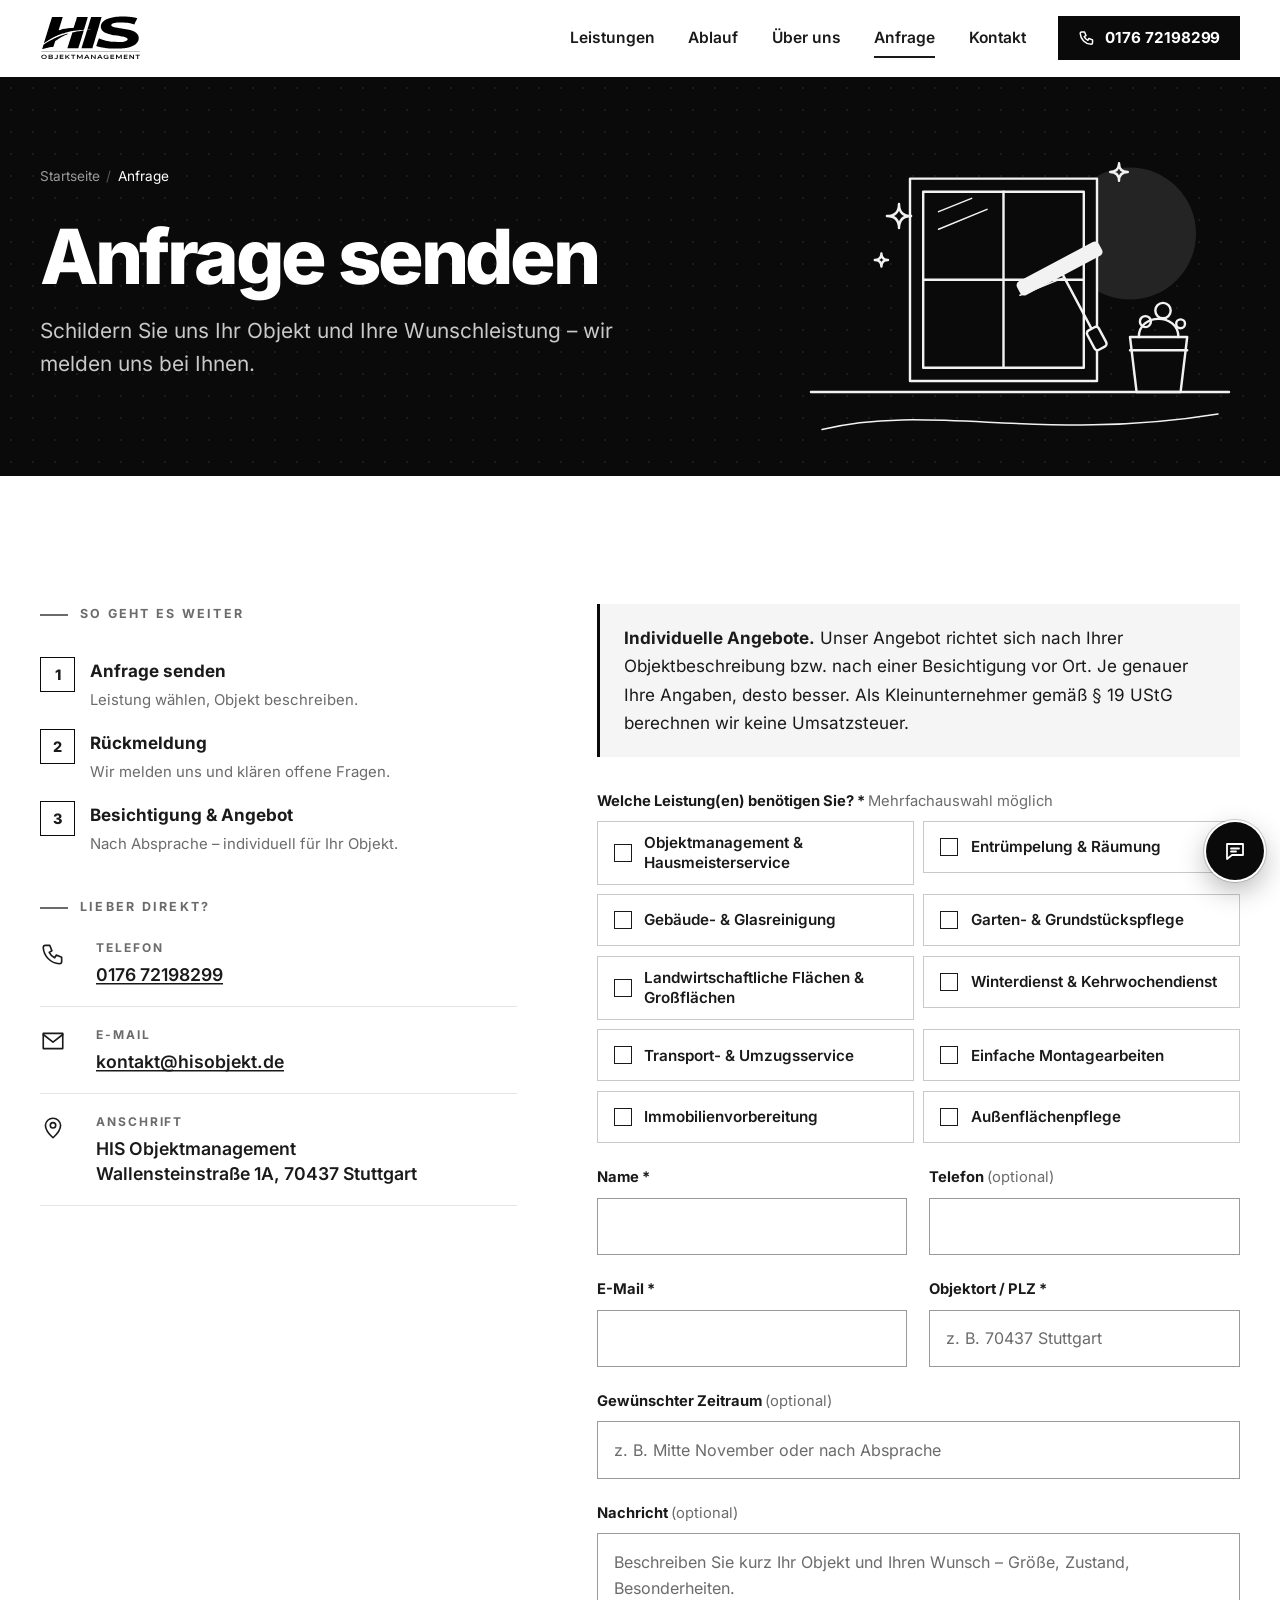
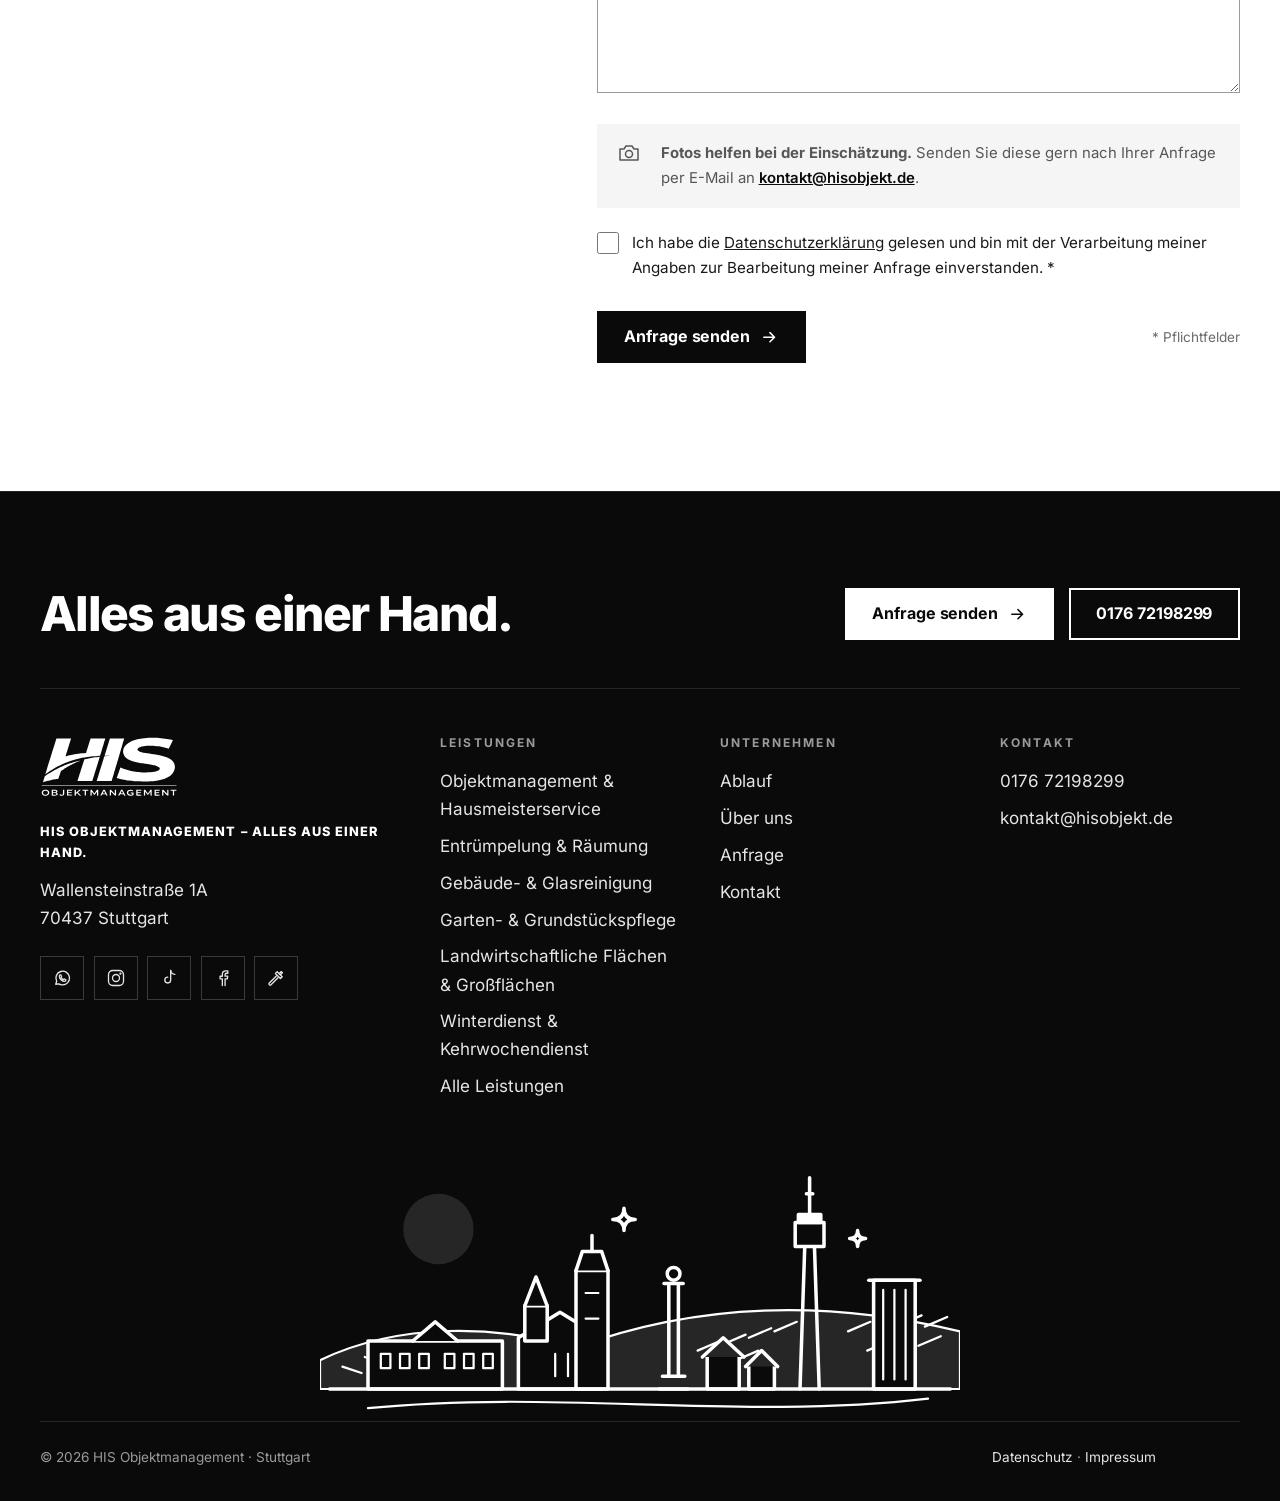
<file: anfrage.html>
<!DOCTYPE html>
<html lang="de">
<head>
<meta charset="utf-8">
<!-- Cookiebot (Einwilligungsverwaltung) – muss das erste Skript im head bleiben -->
<script id="Cookiebot" src="https://consent.cookiebot.com/uc.js" data-cbid="2ecfaec8-f294-4daf-8027-08237994d170" data-blockingmode="auto" type="text/javascript"></script>
<meta name="viewport" content="width=device-width, initial-scale=1, viewport-fit=cover">
<title>Angebot anfragen – Objektservice Stuttgart | HIS</title>
<meta name="description" content="Jetzt unverbindlich anfragen: individuelles Angebot für Hausmeister-, Räumungs-, Reinigungs- und Gartenarbeiten in Stuttgart und Region.">
<link rel="canonical" href="https://hisobjekt.de/anfrage.html">
<link rel="preload" href="assets/fonts/inter-latin-wght.woff2" as="font" type="font/woff2" crossorigin>
<link rel="icon" href="favicon.ico" sizes="32x32">
<link rel="icon" href="assets/icons/icon.svg" type="image/svg+xml">
<link rel="apple-touch-icon" href="assets/icons/apple-touch-icon.png">
<link rel="manifest" href="site.webmanifest">
<meta property="og:type" content="website">
<meta property="og:locale" content="de_DE">
<meta property="og:site_name" content="HIS Objektmanagement">
<meta property="og:title" content="Angebot anfragen – Objektservice Stuttgart | HIS">
<meta property="og:description" content="Jetzt unverbindlich anfragen: individuelles Angebot für Hausmeister-, Räumungs-, Reinigungs- und Gartenarbeiten in Stuttgart und Region.">
<meta property="og:url" content="https://hisobjekt.de/anfrage.html">
<meta property="og:image" content="https://hisobjekt.de/assets/og-image.png">
<meta property="og:image:width" content="1200">
<meta property="og:image:height" content="630">
<meta property="og:image:alt" content="Logo HIS Objektmanagement">
<meta name="twitter:card" content="summary_large_image">
<meta name="theme-color" content="#0A0A0A">
<meta name="format-detection" content="telephone=no">
<link rel="stylesheet" href="style.css">
<script>document.documentElement.classList.add('js');</script>
<script type="application/ld+json">[{"@context": "https://schema.org", "@type": "HomeAndConstructionBusiness", "@id": "https://hisobjekt.de/#business", "name": "HIS Objektmanagement", "slogan": "Alles aus einer Hand.", "url": "https://hisobjekt.de/", "logo": "https://hisobjekt.de/assets/icons/icon-512.png", "image": "https://hisobjekt.de/assets/og-image.png", "telephone": "+49 176 72198299", "email": "kontakt@hisobjekt.de", "address": {"@type": "PostalAddress", "streetAddress": "Wallensteinstraße 1A", "postalCode": "70437", "addressLocality": "Stuttgart", "addressRegion": "Baden-Württemberg", "addressCountry": "DE"}, "areaServed": [{"@type": "City", "name": "Stuttgart"}, {"@type": "AdministrativeArea", "name": "Region Stuttgart"}], "description": "Objektmanagement, Hausmeister-, Räumungs-, Reinigungs-, Garten- und Winterdienste im Raum Stuttgart.", "knowsAbout": ["Objektmanagement & Hausmeisterservice", "Entrümpelung & Räumung", "Gebäude- & Glasreinigung", "Garten- & Grundstückspflege", "Landwirtschaftliche Flächen & Großflächen", "Winterdienst & Kehrwochendienst", "Transport- & Umzugsservice", "Einfache Montagearbeiten", "Immobilienvorbereitung", "Außenflächenpflege"], "sameAs": ["https://www.instagram.com/his.objekt/", "https://www.tiktok.com/@his.objektmanagement", "https://www.facebook.com/61596001737027/", "https://www.my-hammer.de/auftragnehmer/his-objektmanagement"], "hasOfferCatalog": {"@type": "OfferCatalog", "name": "Leistungen", "itemListElement": [{"@type": "Offer", "itemOffered": {"@type": "Service", "name": "Objektmanagement & Hausmeisterservice", "description": "HIS Objektmanagement kümmert sich um die laufende Betreuung Ihrer Immobilie. Dazu gehören regelmäßige Kontrollen, die Pflege gemeinsam genutzter Flächen und einfache Hausmeistertätigkeiten. Umfang und Rhythmus stimmen wir individuell mit Ihnen ab.", "areaServed": "Stuttgart", "url": "https://hisobjekt.de/leistungen.html#objektmanagement"}}, {"@type": "Offer", "itemOffered": {"@type": "Service", "name": "Entrümpelung & Räumung", "description": "Ob Haushaltsauflösung, Kellerräumung oder Gewerbefläche: Wir räumen Ihre Räume und Flächen und kümmern uns um Ausräumen, Abbau und Abtransport. Das ist besonders hilfreich bei Erbfällen, Mieterwechseln oder Objektverkäufen.", "areaServed": "Stuttgart", "url": "https://hisobjekt.de/leistungen.html#entruempelung"}}, {"@type": "Offer", "itemOffered": {"@type": "Service", "name": "Gebäude- & Glasreinigung", "description": "Wir reinigen Wohnungen, Häuser, Büros und Gewerbeflächen, auf Wunsch regelmäßig als Unterhaltsreinigung. Auch Fenster- und Glasflächen sowie die Reinigung nach Entrümpelungsarbeiten gehören dazu.", "areaServed": "Stuttgart", "url": "https://hisobjekt.de/leistungen.html#reinigung"}}, {"@type": "Offer", "itemOffered": {"@type": "Service", "name": "Garten- & Grundstückspflege", "description": "Wir pflegen Gärten, Höfe und Grundstücke, von der regelmäßigen Rasenpflege bis zur Instandsetzung verwilderter Flächen. So bleibt Ihr Grundstück ordentlich und nutzbar.", "areaServed": "Stuttgart", "url": "https://hisobjekt.de/leistungen.html#garten"}}, {"@type": "Offer", "itemOffered": {"@type": "Service", "name": "Landwirtschaftliche Flächen & Großflächen", "description": "Für Landwirte und Grundstücksbesitzer übernehmen wir die Pflege größerer Flächen. Dazu zählen Wiesen und Freiflächen ebenso wie Wirtschaftsflächen, Zufahrten und Nebenflächen.", "areaServed": "Stuttgart", "url": "https://hisobjekt.de/leistungen.html#landwirtschaft"}}, {"@type": "Offer", "itemOffered": {"@type": "Service", "name": "Winterdienst & Kehrwochendienst", "description": "Wir halten Gehwege, Zugänge und Hofflächen in der kalten Jahreszeit begehbar und übernehmen auch den Kehrwochendienst. Der Winterdienst steht privaten wie gewerblichen Objekten offen.", "areaServed": "Stuttgart", "url": "https://hisobjekt.de/leistungen.html#winterdienst"}}, {"@type": "Offer", "itemOffered": {"@type": "Service", "name": "Transport- & Umzugsservice", "description": "Wir unterstützen Sie bei privaten Umzügen und transportieren Möbel und Hausrat. Auch der Abtransport im Rahmen von Räumungsarbeiten ist möglich.", "areaServed": "Stuttgart", "url": "https://hisobjekt.de/leistungen.html#transport"}}, {"@type": "Offer", "itemOffered": {"@type": "Service", "name": "Einfache Montagearbeiten", "description": "Wir übernehmen einfache Montage- und Demontagearbeiten, etwa an Möbeln, Regalen und Küchen. Arbeiten mit Elektro- und Wasseranschlüssen gehören nicht zu unserem Leistungsumfang.", "areaServed": "Stuttgart", "url": "https://hisobjekt.de/leistungen.html#montage"}}, {"@type": "Offer", "itemOffered": {"@type": "Service", "name": "Immobilienvorbereitung", "description": "Bevor eine Immobilie verkauft oder vermietet wird, bereiten wir sie vor: Wir räumen, reinigen und bringen Innen- und Außenbereiche in einen präsentablen Zustand.", "areaServed": "Stuttgart", "url": "https://hisobjekt.de/leistungen.html#immobilienvorbereitung"}}, {"@type": "Offer", "itemOffered": {"@type": "Service", "name": "Außenflächenpflege", "description": "Wir halten zugängliche Außenflächen sauber und begehbar. Dazu gehören die Entfernung von Laub und losem Schmutz sowie die Pflege und Ordnung Ihres Grundstücks.", "areaServed": "Stuttgart", "url": "https://hisobjekt.de/leistungen.html#aussenflaechen"}}]}}, {"@context": "https://schema.org", "@type": "BreadcrumbList", "itemListElement": [{"@type": "ListItem", "position": 1, "name": "Startseite", "item": "https://hisobjekt.de/"}, {"@type": "ListItem", "position": 2, "name": "Anfrage", "item": "https://hisobjekt.de/anfrage.html"}]}]</script>
</head>
<body>
<a class="skip-link" href="#main">Zum Inhalt springen</a>
<header class="site-header">
  <div class="wrap header-inner">
    <a class="logo" href="index.html" aria-label="HIS Objektmanagement – zur Startseite"><img src="assets/HIS-logo-schwarz.svg" width="1899" height="828" alt="HIS Objektmanagement"></a>
    <nav class="nav" id="site-nav" aria-label="Hauptnavigation">
      <ul class="nav-list"><li><a href="leistungen.html">Leistungen</a></li><li><a href="ablauf.html">Ablauf</a></li><li><a href="ueber-uns.html">Über uns</a></li><li><a href="anfrage.html" aria-current="page">Anfrage</a></li><li><a href="kontakt.html">Kontakt</a></li></ul>
      <div class="nav-extra"><a class="btn" href="tel:+4917672198299"><svg class="" viewBox="0 0 24 24" aria-hidden="true" focusable="false"><path d="M5 4h4l2 5-2.5 1.5a11 11 0 005 5L15 13l5 2v4a2 2 0 01-2 2A16 16 0 013 6a2 2 0 012-2z"/></svg>0176 72198299</a><a class="btn btn-outline" href="mailto:kontakt@hisobjekt.de">kontakt@hisobjekt.de</a></div>
      <div class="nav-city illu-anim" aria-hidden="true"><svg class="illu" viewBox="0 0 400 160" role="img" aria-label="Illustration: Stuttgarter Stadtsilhouette mit Fernsehturm, Stiftskirche und Weinbergen" focusable="false"><circle pathLength="1" class="f1" cx="74" cy="40" r="22"/><path pathLength="1" class="f1 s thin" d="M0 122 C50 98 110 100 160 114 C220 92 300 80 400 104 V140 H0 Z"/><path pathLength="1" class="s thin" d="M236 116 l14 -6"/><path pathLength="1" class="s thin" d="M252 112 l14 -6"/><path pathLength="1" class="s thin" d="M268 108 l14 -6"/><path pathLength="1" class="s thin" d="M284 104 l14 -6"/><path pathLength="1" class="s thin" d="M330 104 l14 -6"/><path pathLength="1" class="s thin" d="M346 101 l14 -6"/><path pathLength="1" class="s thin" d="M362 100 l14 -6"/><path pathLength="1" class="s thin" d="M378 101 l14 -6"/><path pathLength="1" class="s thin" d="M244 126 l14 -6"/><path pathLength="1" class="s thin" d="M260 122 l14 -6"/><path pathLength="1" class="s thin" d="M342 116 l14 -6"/><path pathLength="1" class="s thin" d="M358 113 l14 -6"/><path pathLength="1" class="s thin" d="M374 113 l14 -6"/><path pathLength="1" class="s thin" d="M14 126 l12 4"/><path pathLength="1" class="s thin" d="M28 120 l12 4"/><path pathLength="1" class="s thin" d="M42 115 l12 4"/><path pathLength="1" class="s thin" d="M56 112 l12 4"/><rect pathLength="1" class="f2 s" x="30" y="110" width="84" height="30"/><path pathLength="1" class="f2 s" d="M58 110 L72 98 L86 110"/><rect pathLength="1" class="s thin" x="38" y="118" width="6" height="9"/><rect pathLength="1" class="s thin" x="50" y="118" width="6" height="9"/><rect pathLength="1" class="s thin" x="62" y="118" width="6" height="9"/><rect pathLength="1" class="s thin" x="78" y="118" width="6" height="9"/><rect pathLength="1" class="s thin" x="90" y="118" width="6" height="9"/><rect pathLength="1" class="s thin" x="102" y="118" width="6" height="9"/><path pathLength="1" class="f2 s" d="M124 140 V108 L150 92 L176 108 V140 Z"/><rect pathLength="1" class="f2 s" x="160" y="66" width="20" height="74"/><path pathLength="1" class="f2 s" d="M160 66 L164 54 H176 L180 66"/><path pathLength="1" class="s" d="M170 54 V44"/><rect pathLength="1" class="f2 s" x="128" y="88" width="14" height="22"/><path pathLength="1" class="f2 s" d="M128 88 L135 70 L142 88"/><path pathLength="1" class="s thin" d="M166 80 h8 M166 96 h8 M147 118 v14 M155 118 v14"/><path pathLength="1" class="s" d="M212 140 H230 M214 132 H228 M218 132 V74 M224 132 V74 M215 74 H227"/><circle pathLength="1" class="f2 s" cx="221" cy="68" r="4"/><rect pathLength="1" class="f2 s" x="242" y="118" width="20" height="22"/><path pathLength="1" class="f1 s" d="M239 120 L252 108 L265 120"/><rect pathLength="1" class="f2 s" x="268" y="124" width="16" height="16"/><path pathLength="1" class="f1 s" d="M266 126 L276 116 L286 126"/><path pathLength="1" class="s" d="M300 140 L303 50 M312 140 L309 50"/><rect pathLength="1" class="f2 s" x="297" y="36" width="18" height="15"/><rect pathLength="1" class="f3 s" x="299" y="31" width="14" height="5"/><path pathLength="1" class="s" d="M306 31 V8 M304 18 h4"/><rect pathLength="1" class="f2 s" x="346" y="72" width="26" height="68"/><path pathLength="1" class="s thin" d="M352 78 v56 M359 78 v56 M366 78 v56"/><path pathLength="1" class="s" d="M343 72 H375"/><path pathLength="1" class="s" d="M6 140 H394"/><path pathLength="1" class="s thin" d="M30 152 C150 140 260 160 380 146"/><path pathLength="1" class="s tw" d="M190 27 Q190 34 197 34 Q190 34 190 41 Q190 34 183 34 Q190 34 190 27 Z"/><path pathLength="1" class="s tw" d="M336 41 Q336 46 341 46 Q336 46 336 51 Q336 46 331 46 Q336 46 336 41 Z"/></svg><p>Für Sie im Einsatz in <strong>Stuttgart &amp; Region</strong></p></div>
    </nav>
    <div class="header-cta">
      <a class="btn btn-sm" href="tel:+4917672198299" aria-label="Anrufen: 0176 72198299"><svg class="" viewBox="0 0 24 24" aria-hidden="true" focusable="false"><path d="M5 4h4l2 5-2.5 1.5a11 11 0 005 5L15 13l5 2v4a2 2 0 01-2 2A16 16 0 013 6a2 2 0 012-2z"/></svg>0176 72198299</a>
      <button class="nav-toggle" type="button" aria-expanded="false" aria-controls="site-nav" aria-label="Menü öffnen"><span></span></button>
    </div>
  </div>
</header>
<main id="main">
<section class="page-hero dark" aria-labelledby="page-h">
  <svg class="hero-art" viewBox="0 0 800 560" aria-hidden="true" focusable="false">
<path  style="--d:0s" d="M0 470 C 170 380, 310 540, 490 420 S 740 300, 800 160"/>
<path class="strong" style="--d:.2s" d="M0 430 C 170 340, 310 500, 490 380 S 740 260, 800 120"/>
<path  style="--d:.4s" d="M0 390 C 170 300, 310 460, 490 340 S 740 220, 800 80"/>
<path  style="--d:.6s" d="M0 350 C 170 260, 310 420, 490 300 S 740 180, 800 40"/>
</svg>
  <div class="page-hero-illu" data-parallax="0.12" aria-hidden="true"><svg class="illu" viewBox="0 0 400 300" role="img" aria-label="Illustration: Fenster mit Abzieher, Eimer und Glanz" focusable="false"><circle pathLength="1" class="f1" cx="300" cy="96" r="60"/><rect pathLength="1" class="f2 s" x="100" y="46" width="170" height="184"/><rect pathLength="1" class="s" x="112" y="58" width="146" height="160"/><path pathLength="1" class="s" d="M185 58 V218 M112 138 H258"/><path pathLength="1" class="s thin" d="M126 76 l30 -12 M126 92 l44 -18 M200 152 l40 -16"/><g transform="rotate(-28 236 130)"><rect pathLength="1" class="f3 s" x="196" y="122" width="82" height="12" rx="3"/><path pathLength="1" class="s" d="M237 134 V196"/><rect pathLength="1" class="f2 s" x="231" y="190" width="12" height="20" rx="3"/></g><path pathLength="1" class="f2 s" d="M300 190 H352 L346 240 H306 Z"/><path pathLength="1" class="s" d="M300 202 H352 M308 190 C308 168 344 168 344 190"/><circle pathLength="1" class="s" cx="314" cy="176" r="5"/><circle pathLength="1" class="s" cx="330" cy="166" r="7"/><circle pathLength="1" class="s" cx="346" cy="178" r="4"/><path pathLength="1" class="s tw" d="M90 69 Q90 80 101 80 Q90 80 90 91 Q90 80 79 80 Q90 80 90 69 Z"/><path pathLength="1" class="s tw" d="M74 114 Q74 120 80 120 Q74 120 74 126 Q74 120 68 120 Q74 120 74 114 Z"/><path pathLength="1" class="s tw" d="M290 32 Q290 40 298 40 Q290 40 290 48 Q290 40 282 40 Q290 40 290 32 Z"/><path pathLength="1" class="s" d="M10 240 H390"/><path pathLength="1" class="s thin" d="M20.0 274 C120.0 250 220.00000000000003 286 380.0 260"/></svg></div>
  <div class="wrap">
    <nav class="breadcrumb" aria-label="Brotkrumen"><ol><li><a href="index.html">Startseite</a></li><li><span aria-current="page">Anfrage</span></li></ol></nav>
    <h1 id="page-h">Anfrage senden</h1>
    <p class="lead">Schildern Sie uns Ihr Objekt und Ihre Wunschleistung – wir melden uns bei Ihnen.</p>
  </div>
</section>
<section class="section"><div class="wrap split aside-last">
  <div class="sticky reveal">
    <p class="eyebrow">So geht es weiter</p>
    <ol class="mini-steps">
      <li><div><strong>Anfrage senden</strong><span>Leistung wählen, Objekt beschreiben.</span></div></li>
      <li><div><strong>Rückmeldung</strong><span>Wir melden uns und klären offene Fragen.</span></div></li>
      <li><div><strong>Besichtigung &amp; Angebot</strong><span>Nach Absprache – individuell für Ihr Objekt.</span></div></li>
    </ol>
    <p class="eyebrow" style="margin-top:2.5rem">Lieber direkt?</p>
    <dl class="contact-list">
  <div><svg class="icon" viewBox="0 0 24 24" aria-hidden="true" focusable="false"><path d="M5 4h4l2 5-2.5 1.5a11 11 0 005 5L15 13l5 2v4a2 2 0 01-2 2A16 16 0 013 6a2 2 0 012-2z"/></svg><dt>Telefon</dt><dd><a href="tel:+4917672198299">0176 72198299</a></dd></div>
  <div><svg class="icon" viewBox="0 0 24 24" aria-hidden="true" focusable="false"><rect x="3" y="5" width="18" height="14"/><path d="M3 6l9 7 9-7"/></svg><dt>E-Mail</dt><dd><a href="mailto:kontakt@hisobjekt.de">kontakt@hisobjekt.de</a></dd></div>
  <div><svg class="icon" viewBox="0 0 24 24" aria-hidden="true" focusable="false"><path d="M12 21s-7-6.2-7-11.5A7 7 0 0112 3a7 7 0 017 6.5C19 14.8 12 21 12 21z"/><circle cx="12" cy="9.5" r="2.5"/></svg><dt>Anschrift</dt><dd>HIS Objektmanagement<br>Wallensteinstraße 1A, 70437 Stuttgart</dd></div>
  
</dl>
  </div>
  <div class="reveal"><div class="notice"><p><strong>Individuelle Angebote.</strong> Unser Angebot richtet sich nach Ihrer Objektbeschreibung bzw. nach einer Besichtigung vor Ort. Je genauer Ihre Angaben, desto besser. Als Kleinunternehmer gemäß § 19 UStG berechnen wir keine Umsatzsteuer.</p></div><form class="form" data-form data-subject="Anfrage über hisobjekt.de" action="formular.php" method="post" id="formular" novalidate>
  <input type="hidden" name="formular" value="anfrage">
  <div class="field" data-required="group"><fieldset><legend>Welche Leistung(en) benötigen Sie? * <span class="opt">Mehrfachauswahl möglich</span></legend><div class="chips"><label class="chip"><input type="checkbox" name="leistung[]" value="objektmanagement" data-label="Objektmanagement &amp; Hausmeisterservice"><span>Objektmanagement &amp; Hausmeisterservice</span></label><label class="chip"><input type="checkbox" name="leistung[]" value="entruempelung" data-label="Entrümpelung &amp; Räumung"><span>Entrümpelung &amp; Räumung</span></label><label class="chip"><input type="checkbox" name="leistung[]" value="reinigung" data-label="Gebäude- &amp; Glasreinigung"><span>Gebäude- &amp; Glasreinigung</span></label><label class="chip"><input type="checkbox" name="leistung[]" value="garten" data-label="Garten- &amp; Grundstückspflege"><span>Garten- &amp; Grundstückspflege</span></label><label class="chip"><input type="checkbox" name="leistung[]" value="landwirtschaft" data-label="Landwirtschaftliche Flächen &amp; Großflächen"><span>Landwirtschaftliche Flächen &amp; Großflächen</span></label><label class="chip"><input type="checkbox" name="leistung[]" value="winterdienst" data-label="Winterdienst &amp; Kehrwochendienst"><span>Winterdienst &amp; Kehrwochendienst</span></label><label class="chip"><input type="checkbox" name="leistung[]" value="transport" data-label="Transport- &amp; Umzugsservice"><span>Transport- &amp; Umzugsservice</span></label><label class="chip"><input type="checkbox" name="leistung[]" value="montage" data-label="Einfache Montagearbeiten"><span>Einfache Montagearbeiten</span></label><label class="chip"><input type="checkbox" name="leistung[]" value="immobilienvorbereitung" data-label="Immobilienvorbereitung"><span>Immobilienvorbereitung</span></label><label class="chip"><input type="checkbox" name="leistung[]" value="aussenflaechen" data-label="Außenflächenpflege"><span>Außenflächenpflege</span></label></div></fieldset><p class="error-msg">Bitte wählen Sie mindestens eine Leistung.</p></div>
  <div class="form-row two">
    <div class="field" data-required="text"><label for="a-name">Name *</label><input type="text" id="a-name" name="name" autocomplete="name" required><p class="error-msg">Bitte geben Sie Ihren Namen an.</p></div>
    <div class="field"><label for="a-tel">Telefon <span class="opt">(optional)</span></label><input type="tel" id="a-tel" name="telefon" autocomplete="tel"></div>
  </div>
  <div class="form-row two">
    <div class="field" data-required="email"><label for="a-mail">E-Mail *</label><input type="email" id="a-mail" name="email" autocomplete="email" required><p class="error-msg">Bitte geben Sie eine gültige E-Mail-Adresse an.</p></div>
    <div class="field" data-required="text"><label for="a-ort">Objektort / PLZ *</label><input type="text" id="a-ort" name="ort" required placeholder="z. B. 70437 Stuttgart"><p class="error-msg">Bitte geben Sie Ort oder PLZ an.</p></div>
  </div>
  <div class="field"><label for="a-zeit">Gewünschter Zeitraum <span class="opt">(optional)</span></label><input type="text" id="a-zeit" name="zeitraum" placeholder="z. B. Mitte November oder nach Absprache"></div>
  <div class="field"><label for="a-msg">Nachricht <span class="opt">(optional)</span></label><textarea id="a-msg" name="nachricht" placeholder="Beschreiben Sie kurz Ihr Objekt und Ihren Wunsch – Größe, Zustand, Besonderheiten."></textarea></div>
  <div class="photo-hint"><svg class="" viewBox="0 0 24 24" aria-hidden="true" focusable="false"><path d="M3 8h4l2-3h6l2 3h4v11H3z"/><circle cx="12" cy="13" r="3.5"/></svg><p><strong>Fotos helfen bei der Einschätzung.</strong> Senden Sie diese gern nach Ihrer Anfrage per E-Mail an <a href="mailto:kontakt@hisobjekt.de">kontakt@hisobjekt.de</a>.</p></div>
  <div class="hp" aria-hidden="true"><label>Nicht ausfüllen<input type="text" name="hp_x7" tabindex="-1" autocomplete="off" data-lpignore="true" data-1p-ignore></label></div>
  <div class="field" data-required="check"><label class="consent"><input type="checkbox" name="datenschutz" required><span>Ich habe die <a href="datenschutz.html">Datenschutzerklärung</a> gelesen und bin mit der Verarbeitung meiner Angaben zur Bearbeitung meiner Anfrage einverstanden. *</span></label><p class="error-msg">Bitte stimmen Sie der Datenschutzerklärung zu.</p></div>
  <div class="form-foot"><button class="btn" type="submit">Anfrage senden <svg class="arrow" viewBox="0 0 24 24" aria-hidden="true" focusable="false"><path d="M5 12h14M13 6l6 6-6 6"/></svg></button><p class="req-note">* Pflichtfelder</p></div>
  <p class="form-status" role="status" aria-live="polite" hidden></p>
</form></div>
</div></section>
</main>
<footer class="site-footer">
  <div class="wrap">
    <div class="footer-top">
      <p class="footer-claim">Alles aus einer Hand.</p>
      <div class="btn-row"><a class="btn" href="anfrage.html">Anfrage senden <svg class="arrow" viewBox="0 0 24 24" aria-hidden="true" focusable="false"><path d="M5 12h14M13 6l6 6-6 6"/></svg></a><a class="btn btn-outline" href="tel:+4917672198299">0176 72198299</a></div>
    </div>
    <div class="footer-grid">
      <div>
        <img class="footer-logo" src="assets/HIS-logo-schwarz.svg" width="1899" height="828" alt="HIS Objektmanagement" loading="lazy" decoding="async">
        <p class="slogan">HIS OBJEKTMANAGEMENT – Alles aus einer Hand.</p>
        <address>Wallensteinstraße 1A<br>70437 Stuttgart</address>
        <ul class="social"><li><a href="https://wa.me/4917672198299" target="_blank" rel="noopener noreferrer" aria-label="Per WhatsApp schreiben: 0176 72198299 (öffnet neues Fenster)" title="WhatsApp: 0176 72198299"><svg viewBox="0 0 24 24" aria-hidden="true" focusable="false"><path d="M4.5 19.5l1.1-3.6A8.2 8.2 0 1112 20.2a8.1 8.1 0 01-4-1.1z"/><path d="M9.2 8.6c.2-.4.5-.4.7-.4h.5c.2 0 .4 0 .5.4l.6 1.4c.1.2 0 .4-.1.6l-.4.5c-.1.1-.1.3 0 .5.6 1 1.4 1.8 2.4 2.3.2.1.4.1.5 0l.5-.6c.2-.2.4-.2.6-.1l1.4.7c.2.1.3.3.3.5 0 .9-.7 1.6-1.6 1.7-1 .1-2.5-.3-4-1.6S9 11.7 8.9 10.5c-.1-.8.1-1.5.3-1.9z"/></svg></a></li><li><a href="https://www.instagram.com/his.objekt/" target="_blank" rel="noopener noreferrer" aria-label="HIS Objektmanagement auf Instagram (öffnet neues Fenster)" title="Instagram: @his.objekt"><svg viewBox="0 0 24 24" aria-hidden="true" focusable="false"><rect x="3" y="3" width="18" height="18" rx="5"/><circle cx="12" cy="12" r="4.2"/><circle cx="17.3" cy="6.7" r=".6" fill="currentColor"/></svg></a></li><li><a href="https://www.tiktok.com/@his.objektmanagement" target="_blank" rel="noopener noreferrer" aria-label="HIS Objektmanagement auf TikTok (öffnet neues Fenster)" title="TikTok: @his.objektmanagement"><svg viewBox="0 0 24 24" aria-hidden="true" focusable="false"><path d="M14 3v11.5a3.5 3.5 0 11-3.5-3.5"/><path d="M14 3c.4 2.6 2.2 4.4 5 4.6"/></svg></a></li><li><a href="https://www.facebook.com/61596001737027/" target="_blank" rel="noopener noreferrer" aria-label="HIS Objektmanagement auf Facebook (öffnet neues Fenster)" title="Facebook: HIS Objektmanagement"><svg viewBox="0 0 24 24" aria-hidden="true" focusable="false"><path d="M14.5 21v-8h2.7l.4-3.2h-3.1V7.9c0-.9.3-1.6 1.6-1.6h1.7V3.5c-.3 0-1.3-.1-2.5-.1-2.5 0-4.1 1.5-4.1 4.2v2.3H8.5V13h2.7v8"/></svg></a></li><li><a href="https://www.my-hammer.de/auftragnehmer/his-objektmanagement" target="_blank" rel="noopener noreferrer" aria-label="HIS Objektmanagement auf MyHammer – Bewertungen (öffnet neues Fenster)" title="MyHammer: Bewertungen auf MyHammer"><svg viewBox="0 0 24 24" aria-hidden="true" focusable="false"><path d="M13.5 4.5l6 6-2.2 2.2-6-6z"/><path d="M15.8 6.8l2.5-2.5 1.4 1.4-2.5 2.5"/><path d="M12.4 9.6L4 18a1.4 1.4 0 002 2l8.4-8.4"/></svg></a></li></ul>
      </div>
      <div><h2>Leistungen</h2><ul><li><a href="leistungen.html#objektmanagement">Objektmanagement &amp; Hausmeisterservice</a></li><li><a href="leistungen.html#entruempelung">Entrümpelung &amp; Räumung</a></li><li><a href="leistungen.html#reinigung">Gebäude- &amp; Glasreinigung</a></li><li><a href="leistungen.html#garten">Garten- &amp; Grundstückspflege</a></li><li><a href="leistungen.html#landwirtschaft">Landwirtschaftliche Flächen &amp; Großflächen</a></li><li><a href="leistungen.html#winterdienst">Winterdienst &amp; Kehrwochendienst</a></li><li><a href="leistungen.html">Alle Leistungen</a></li></ul></div>
      <div><h2>Unternehmen</h2><ul><li><a href="ablauf.html">Ablauf</a></li><li><a href="ueber-uns.html">Über uns</a></li><li><a href="anfrage.html">Anfrage</a></li><li><a href="kontakt.html">Kontakt</a></li></ul></div>
      <div><h2>Kontakt</h2><ul><li><a href="tel:+4917672198299">0176 72198299</a></li><li><a href="mailto:kontakt@hisobjekt.de">kontakt@hisobjekt.de</a></li></ul></div>
    </div>
    <div class="footer-city" aria-hidden="true"><svg class="illu" viewBox="0 0 400 160" role="img" aria-label="Illustration: Stuttgarter Stadtsilhouette mit Fernsehturm, Stiftskirche und Weinbergen" focusable="false"><circle pathLength="1" class="f1" cx="74" cy="40" r="22"/><path pathLength="1" class="f1 s thin" d="M0 122 C50 98 110 100 160 114 C220 92 300 80 400 104 V140 H0 Z"/><path pathLength="1" class="s thin" d="M236 116 l14 -6"/><path pathLength="1" class="s thin" d="M252 112 l14 -6"/><path pathLength="1" class="s thin" d="M268 108 l14 -6"/><path pathLength="1" class="s thin" d="M284 104 l14 -6"/><path pathLength="1" class="s thin" d="M330 104 l14 -6"/><path pathLength="1" class="s thin" d="M346 101 l14 -6"/><path pathLength="1" class="s thin" d="M362 100 l14 -6"/><path pathLength="1" class="s thin" d="M378 101 l14 -6"/><path pathLength="1" class="s thin" d="M244 126 l14 -6"/><path pathLength="1" class="s thin" d="M260 122 l14 -6"/><path pathLength="1" class="s thin" d="M342 116 l14 -6"/><path pathLength="1" class="s thin" d="M358 113 l14 -6"/><path pathLength="1" class="s thin" d="M374 113 l14 -6"/><path pathLength="1" class="s thin" d="M14 126 l12 4"/><path pathLength="1" class="s thin" d="M28 120 l12 4"/><path pathLength="1" class="s thin" d="M42 115 l12 4"/><path pathLength="1" class="s thin" d="M56 112 l12 4"/><rect pathLength="1" class="f2 s" x="30" y="110" width="84" height="30"/><path pathLength="1" class="f2 s" d="M58 110 L72 98 L86 110"/><rect pathLength="1" class="s thin" x="38" y="118" width="6" height="9"/><rect pathLength="1" class="s thin" x="50" y="118" width="6" height="9"/><rect pathLength="1" class="s thin" x="62" y="118" width="6" height="9"/><rect pathLength="1" class="s thin" x="78" y="118" width="6" height="9"/><rect pathLength="1" class="s thin" x="90" y="118" width="6" height="9"/><rect pathLength="1" class="s thin" x="102" y="118" width="6" height="9"/><path pathLength="1" class="f2 s" d="M124 140 V108 L150 92 L176 108 V140 Z"/><rect pathLength="1" class="f2 s" x="160" y="66" width="20" height="74"/><path pathLength="1" class="f2 s" d="M160 66 L164 54 H176 L180 66"/><path pathLength="1" class="s" d="M170 54 V44"/><rect pathLength="1" class="f2 s" x="128" y="88" width="14" height="22"/><path pathLength="1" class="f2 s" d="M128 88 L135 70 L142 88"/><path pathLength="1" class="s thin" d="M166 80 h8 M166 96 h8 M147 118 v14 M155 118 v14"/><path pathLength="1" class="s" d="M212 140 H230 M214 132 H228 M218 132 V74 M224 132 V74 M215 74 H227"/><circle pathLength="1" class="f2 s" cx="221" cy="68" r="4"/><rect pathLength="1" class="f2 s" x="242" y="118" width="20" height="22"/><path pathLength="1" class="f1 s" d="M239 120 L252 108 L265 120"/><rect pathLength="1" class="f2 s" x="268" y="124" width="16" height="16"/><path pathLength="1" class="f1 s" d="M266 126 L276 116 L286 126"/><path pathLength="1" class="s" d="M300 140 L303 50 M312 140 L309 50"/><rect pathLength="1" class="f2 s" x="297" y="36" width="18" height="15"/><rect pathLength="1" class="f3 s" x="299" y="31" width="14" height="5"/><path pathLength="1" class="s" d="M306 31 V8 M304 18 h4"/><rect pathLength="1" class="f2 s" x="346" y="72" width="26" height="68"/><path pathLength="1" class="s thin" d="M352 78 v56 M359 78 v56 M366 78 v56"/><path pathLength="1" class="s" d="M343 72 H375"/><path pathLength="1" class="s" d="M6 140 H394"/><path pathLength="1" class="s thin" d="M30 152 C150 140 260 160 380 146"/><path pathLength="1" class="s tw" d="M190 27 Q190 34 197 34 Q190 34 190 41 Q190 34 183 34 Q190 34 190 27 Z"/><path pathLength="1" class="s tw" d="M336 41 Q336 46 341 46 Q336 46 336 51 Q336 46 331 46 Q336 46 336 41 Z"/></svg></div>
    <div class="footer-bottom"><span>© 2026 HIS Objektmanagement · Stuttgart</span><span><a href="datenschutz.html">Datenschutz</a> · <a href="impressum.html">Impressum</a></span></div>
  </div>
</footer>
<nav class="mobile-bar" aria-label="Schnellkontakt">
  <a href="tel:+4917672198299"><svg class="" viewBox="0 0 24 24" aria-hidden="true" focusable="false"><path d="M5 4h4l2 5-2.5 1.5a11 11 0 005 5L15 13l5 2v4a2 2 0 01-2 2A16 16 0 013 6a2 2 0 012-2z"/></svg>Jetzt anrufen</a>
  <a href="anfrage.html"><svg class="" viewBox="0 0 24 24" aria-hidden="true" focusable="false"><rect x="3" y="5" width="18" height="14"/><path d="M3 6l9 7 9-7"/></svg>Anfrage</a>
</nav>
<div class="fab" data-fab>
  <ul class="fab-list" id="fab-list" aria-label="Schnellkontakt"><li style="--i:0"><a href="https://www.my-hammer.de/auftragnehmer/his-objektmanagement" target="_blank" rel="noopener noreferrer" aria-label="HIS Objektmanagement auf MyHammer – Bewertungen (öffnet neues Fenster)"><span class="fab-label">MyHammer</span><span class="fab-ico"><svg viewBox="0 0 24 24" aria-hidden="true" focusable="false"><path d="M13.5 4.5l6 6-2.2 2.2-6-6z"/><path d="M15.8 6.8l2.5-2.5 1.4 1.4-2.5 2.5"/><path d="M12.4 9.6L4 18a1.4 1.4 0 002 2l8.4-8.4"/></svg></span></a></li><li style="--i:1"><a href="https://www.facebook.com/61596001737027/" target="_blank" rel="noopener noreferrer" aria-label="HIS Objektmanagement auf Facebook (öffnet neues Fenster)"><span class="fab-label">Facebook</span><span class="fab-ico"><svg viewBox="0 0 24 24" aria-hidden="true" focusable="false"><path d="M14.5 21v-8h2.7l.4-3.2h-3.1V7.9c0-.9.3-1.6 1.6-1.6h1.7V3.5c-.3 0-1.3-.1-2.5-.1-2.5 0-4.1 1.5-4.1 4.2v2.3H8.5V13h2.7v8"/></svg></span></a></li><li style="--i:2"><a href="https://www.tiktok.com/@his.objektmanagement" target="_blank" rel="noopener noreferrer" aria-label="HIS Objektmanagement auf TikTok (öffnet neues Fenster)"><span class="fab-label">TikTok</span><span class="fab-ico"><svg viewBox="0 0 24 24" aria-hidden="true" focusable="false"><path d="M14 3v11.5a3.5 3.5 0 11-3.5-3.5"/><path d="M14 3c.4 2.6 2.2 4.4 5 4.6"/></svg></span></a></li><li style="--i:3"><a href="https://www.instagram.com/his.objekt/" target="_blank" rel="noopener noreferrer" aria-label="HIS Objektmanagement auf Instagram (öffnet neues Fenster)"><span class="fab-label">Instagram</span><span class="fab-ico"><svg viewBox="0 0 24 24" aria-hidden="true" focusable="false"><rect x="3" y="3" width="18" height="18" rx="5"/><circle cx="12" cy="12" r="4.2"/><circle cx="17.3" cy="6.7" r=".6" fill="currentColor"/></svg></span></a></li><li style="--i:4"><a href="https://wa.me/4917672198299" target="_blank" rel="noopener noreferrer" aria-label="Per WhatsApp schreiben: 0176 72198299 (öffnet neues Fenster)"><span class="fab-label">WhatsApp</span><span class="fab-ico"><svg viewBox="0 0 24 24" aria-hidden="true" focusable="false"><path d="M4.5 19.5l1.1-3.6A8.2 8.2 0 1112 20.2a8.1 8.1 0 01-4-1.1z"/><path d="M9.2 8.6c.2-.4.5-.4.7-.4h.5c.2 0 .4 0 .5.4l.6 1.4c.1.2 0 .4-.1.6l-.4.5c-.1.1-.1.3 0 .5.6 1 1.4 1.8 2.4 2.3.2.1.4.1.5 0l.5-.6c.2-.2.4-.2.6-.1l1.4.7c.2.1.3.3.3.5 0 .9-.7 1.6-1.6 1.7-1 .1-2.5-.3-4-1.6S9 11.7 8.9 10.5c-.1-.8.1-1.5.3-1.9z"/></svg></span></a></li></ul>
  <button class="fab-toggle" type="button" aria-expanded="false" aria-controls="fab-list" aria-label="Schnellkontakt öffnen">
    <svg class="fab-open" viewBox="0 0 24 24" aria-hidden="true" focusable="false"><path d="M4 5h16v11H9l-5 4z"/><path d="M8 9.5h8M8 12.5h5"/></svg>
    <svg class="fab-close" viewBox="0 0 24 24" aria-hidden="true" focusable="false"><path d="M6 6l12 12M18 6L6 18"/></svg>
  </button>
</div>
<script src="script.js" defer></script>
</body>
</html>
</file>
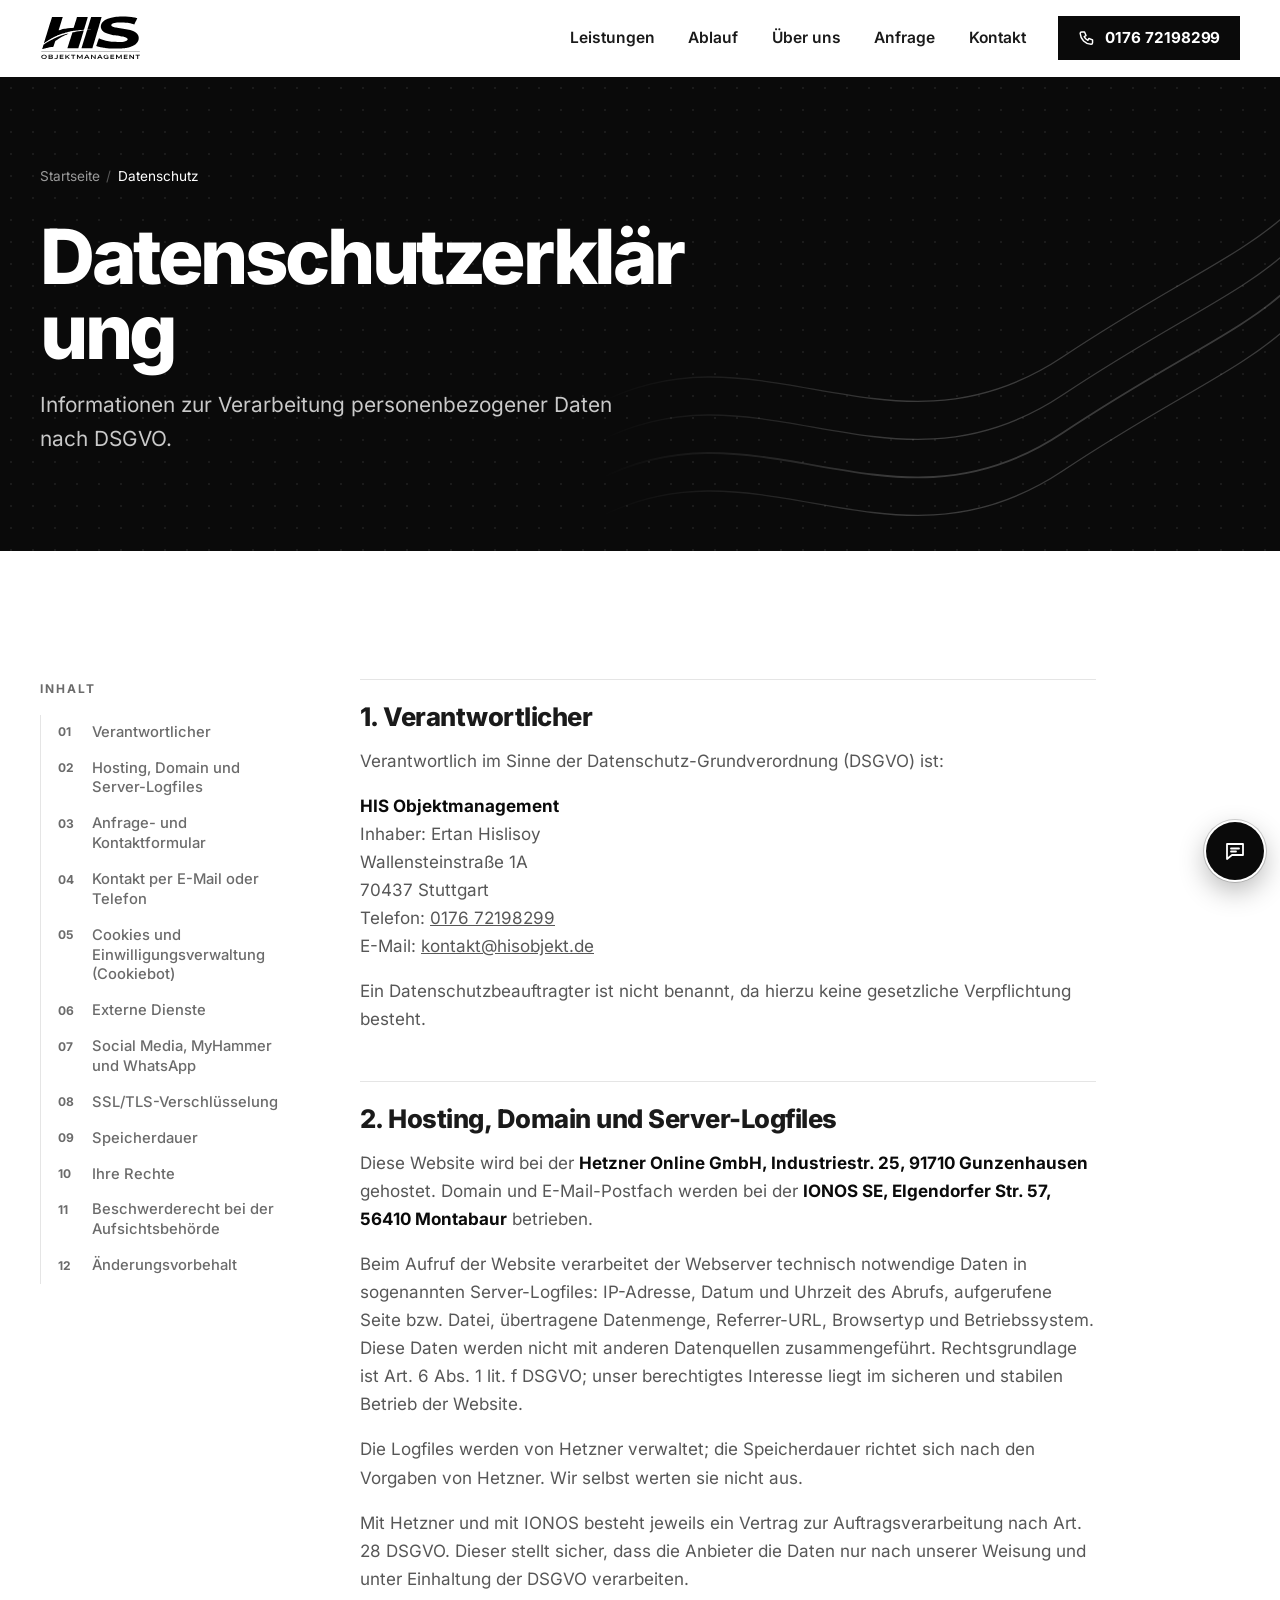
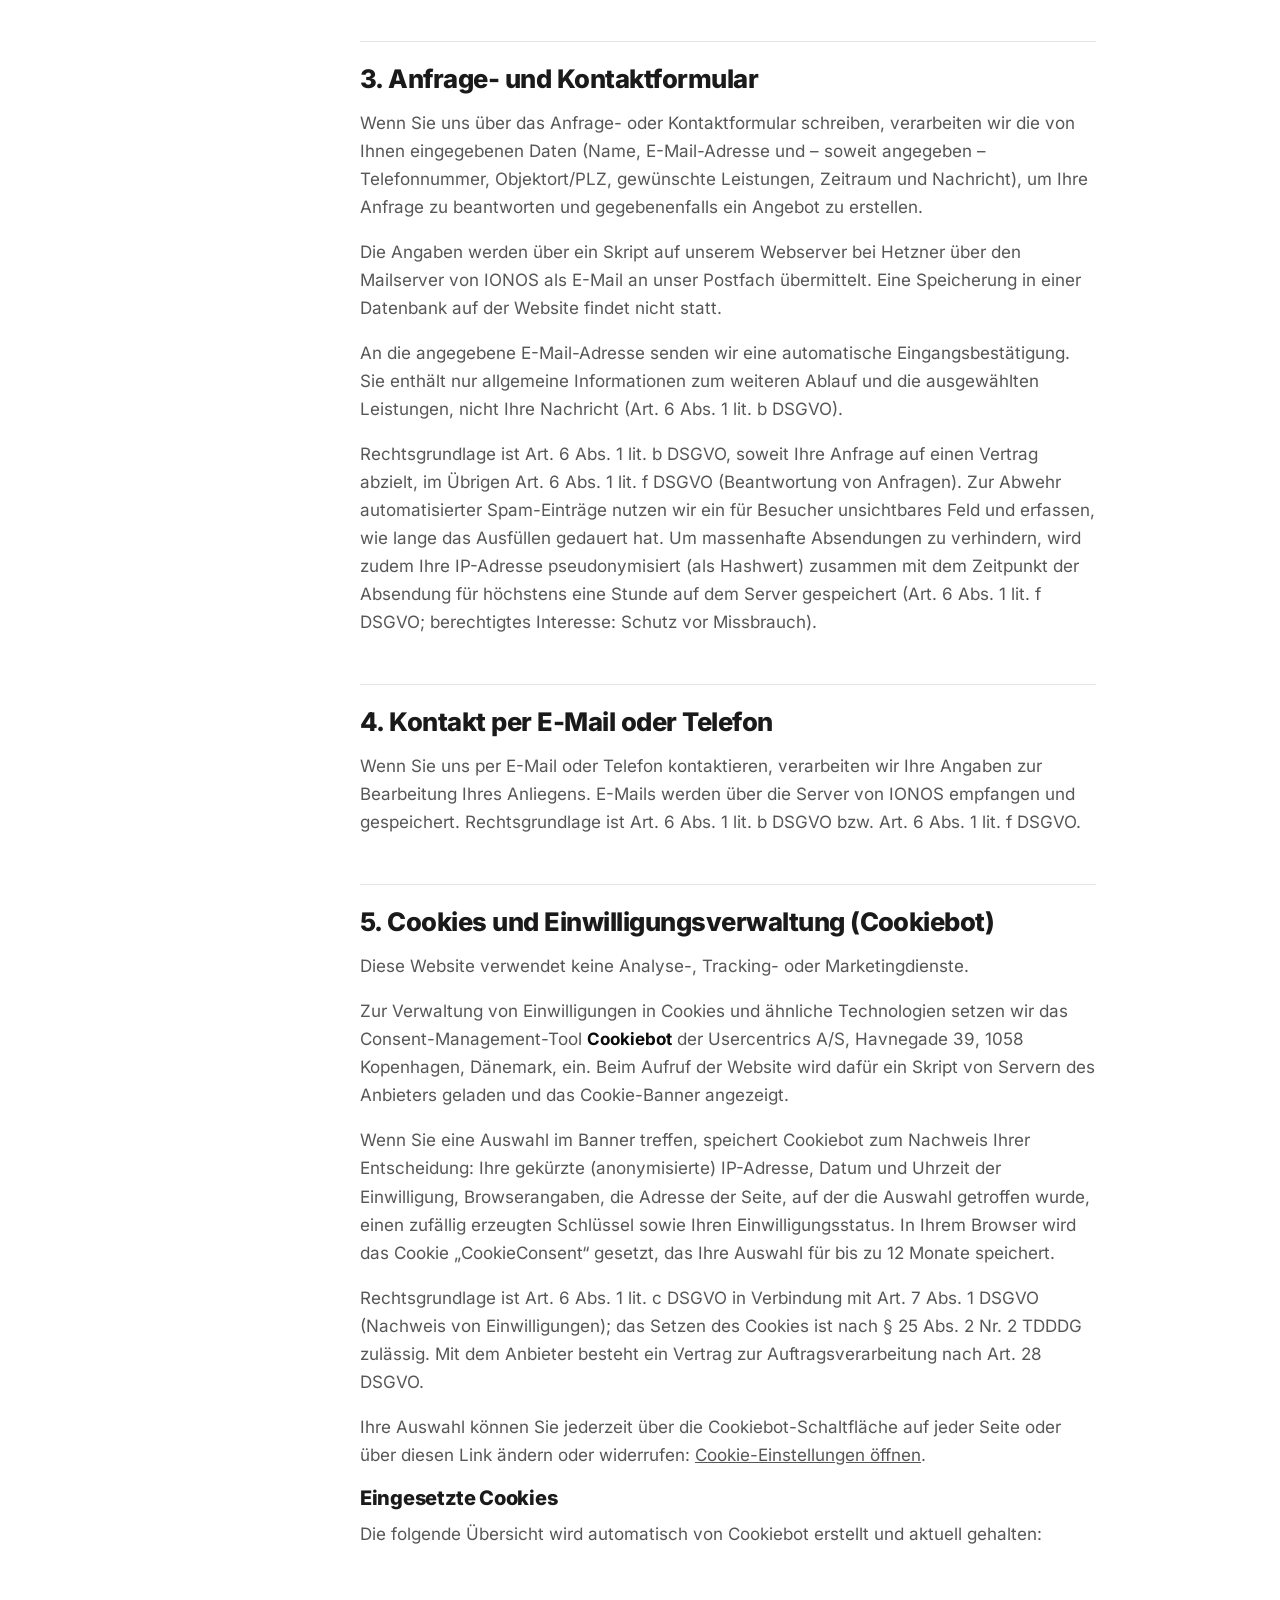
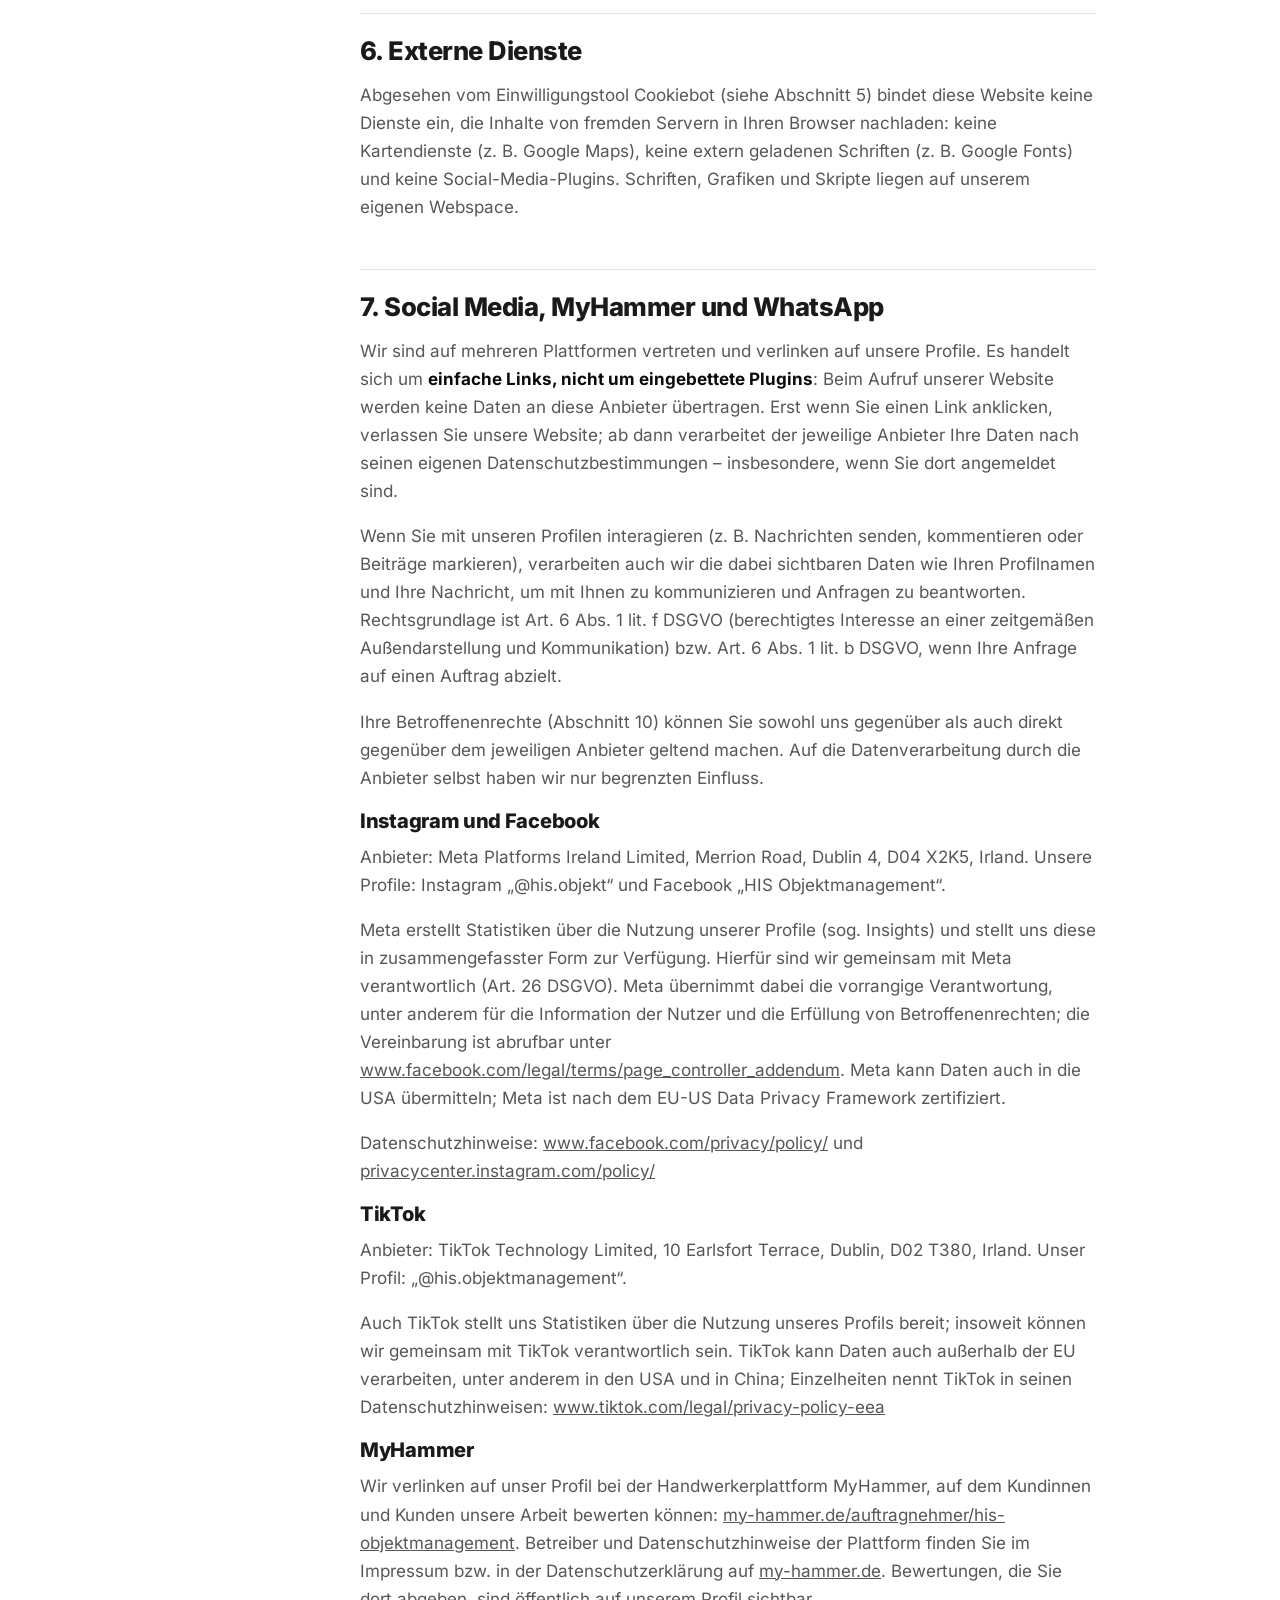
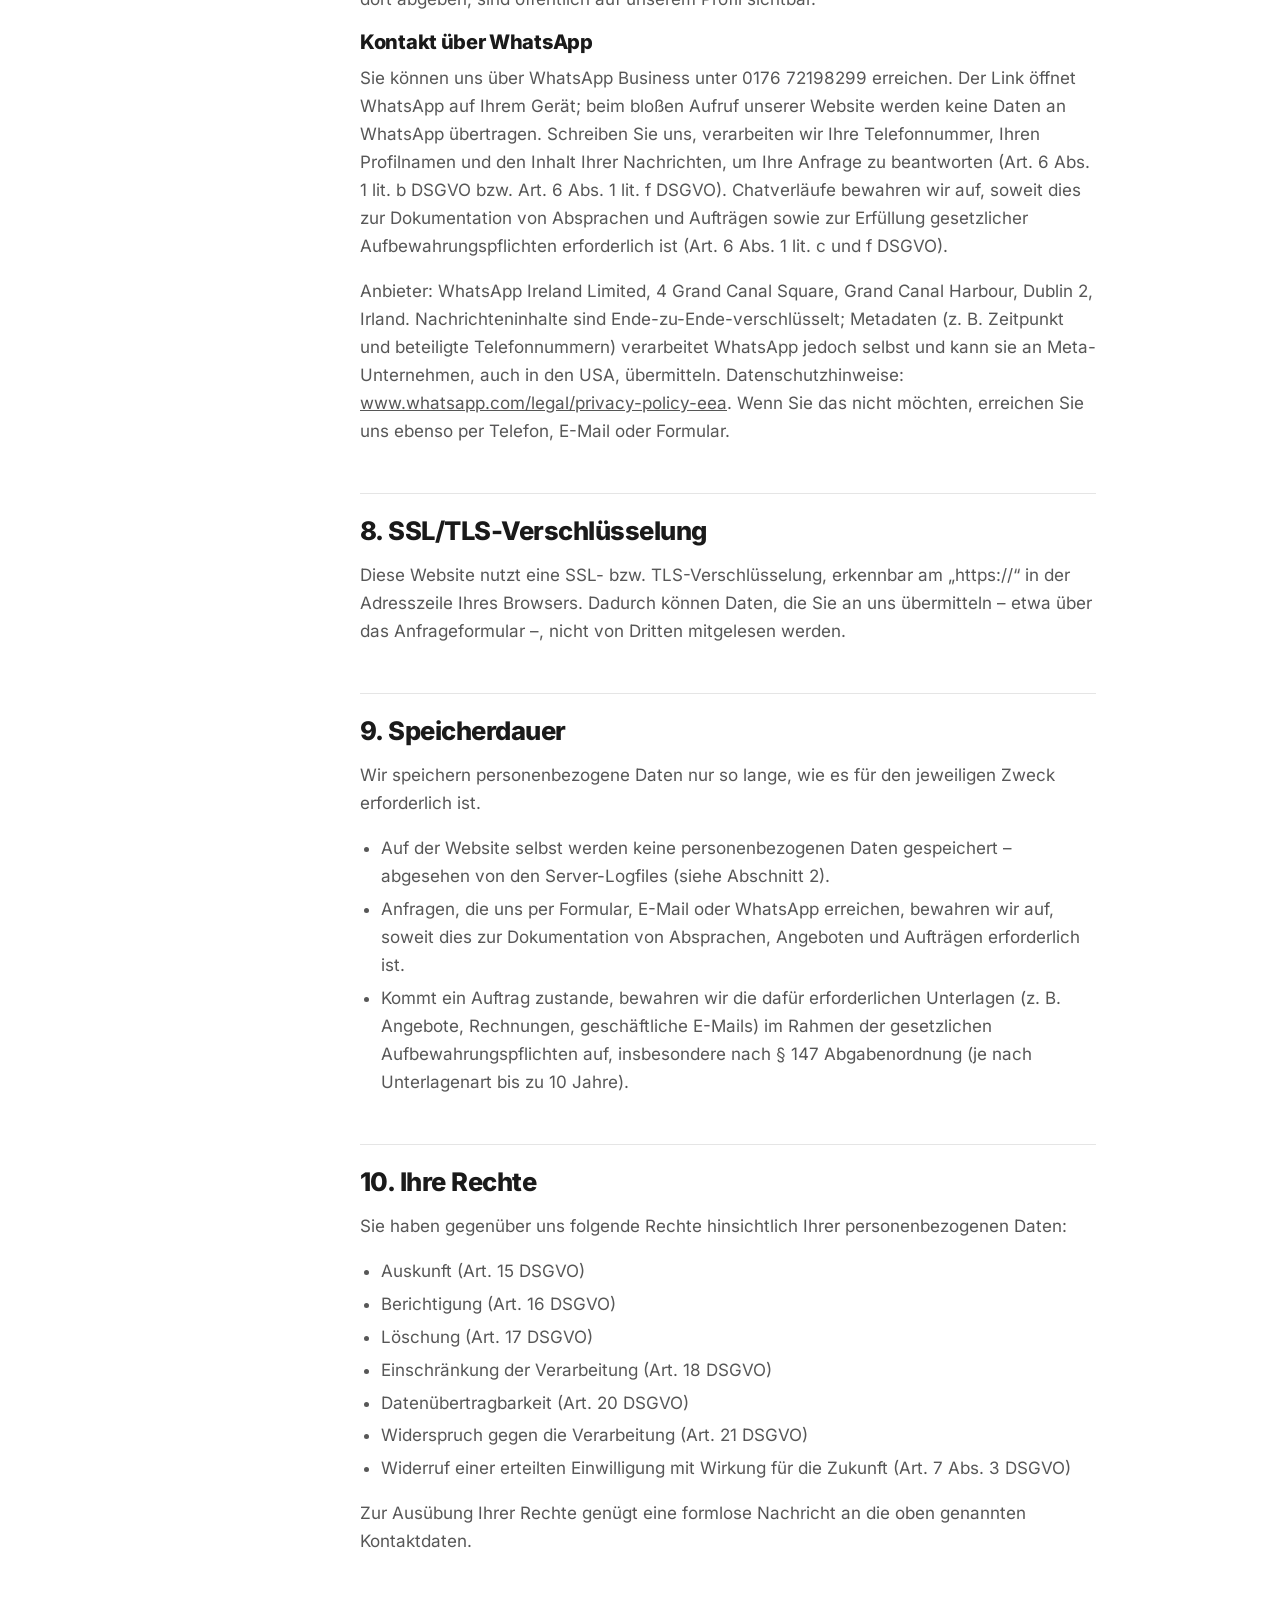
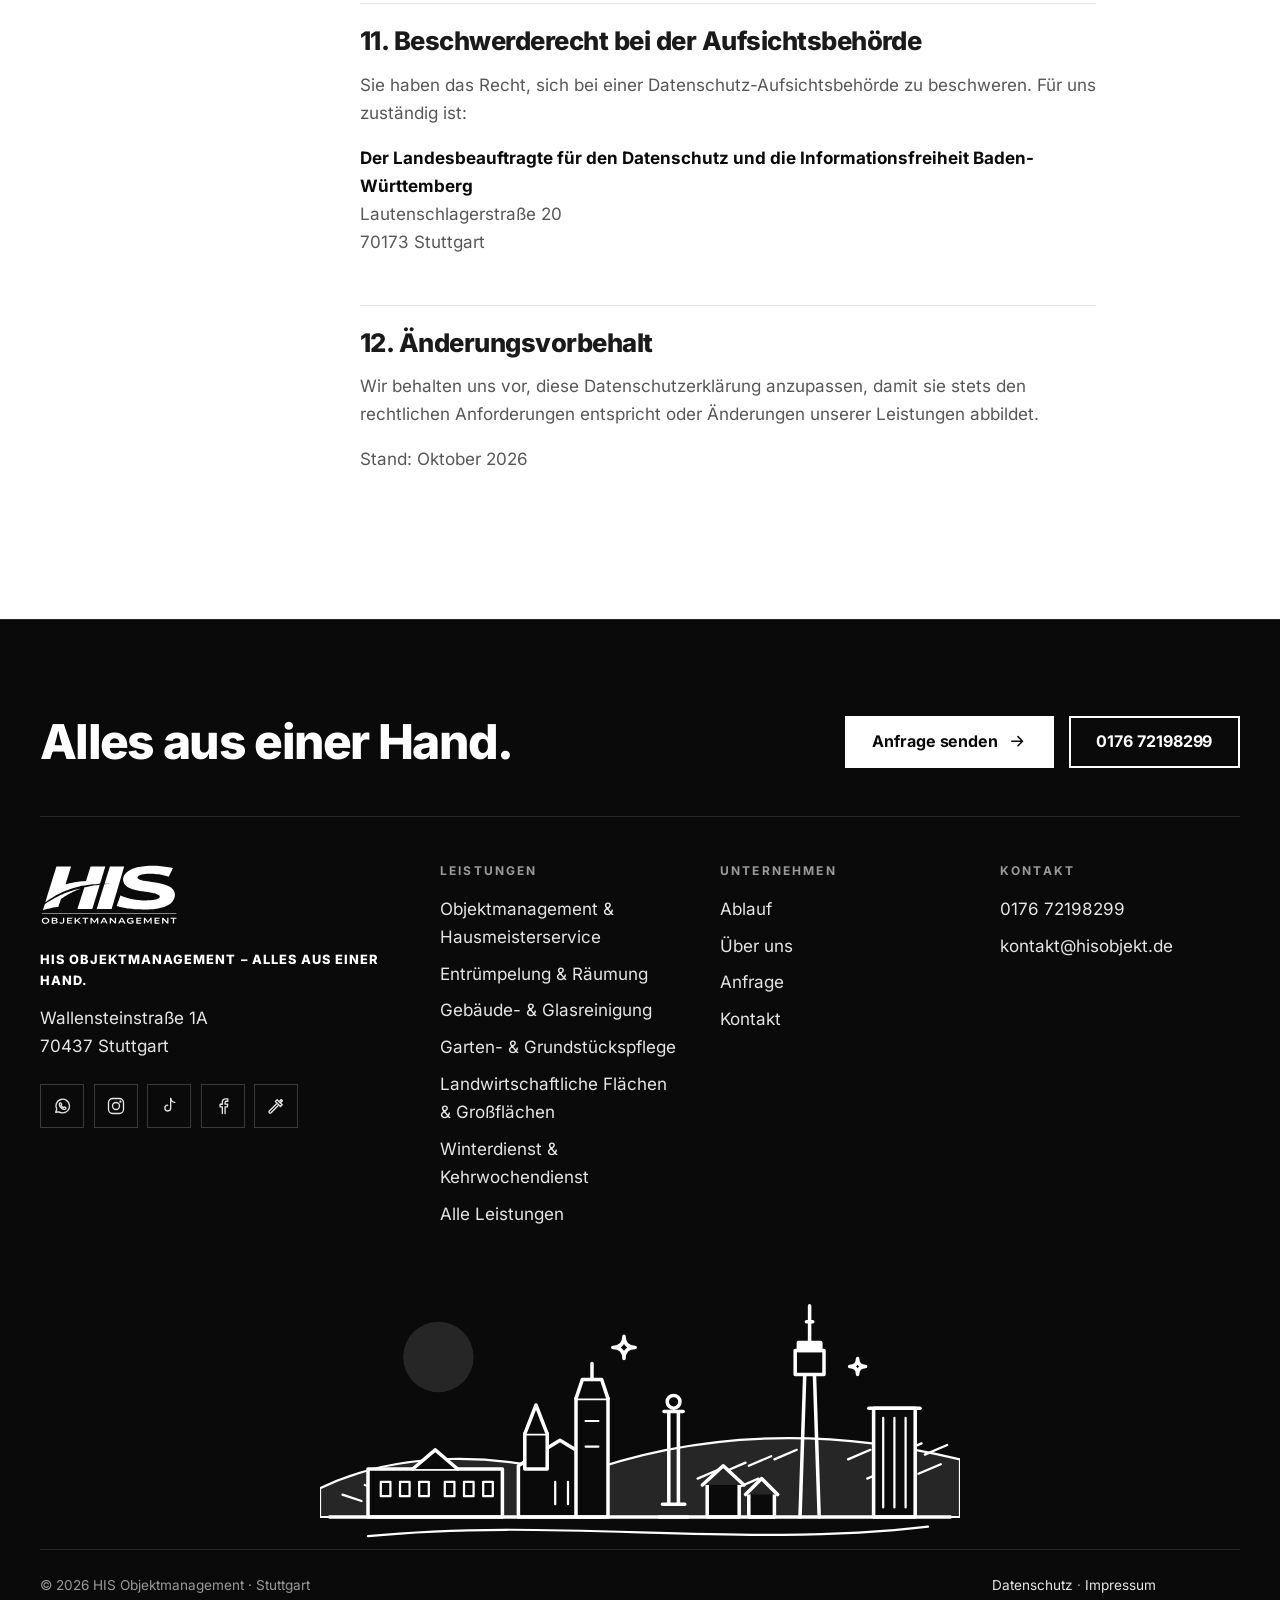
<file: datenschutz.html>
<!DOCTYPE html>
<html lang="de">
<head>
<meta charset="utf-8">
<!-- Cookiebot (Einwilligungsverwaltung) – muss das erste Skript im head bleiben -->
<script id="Cookiebot" src="https://consent.cookiebot.com/uc.js" data-cbid="2ecfaec8-f294-4daf-8027-08237994d170" data-blockingmode="auto" type="text/javascript"></script>
<meta name="viewport" content="width=device-width, initial-scale=1, viewport-fit=cover">
<title>Datenschutzerklärung | HIS Objektmanagement Stuttgart</title>
<meta name="description" content="Datenschutzerklärung von HIS Objektmanagement, Wallensteinstraße 1A, 70437 Stuttgart.">
<link rel="canonical" href="https://hisobjekt.de/datenschutz.html">
<link rel="preload" href="assets/fonts/inter-latin-wght.woff2" as="font" type="font/woff2" crossorigin>
<link rel="icon" href="favicon.ico" sizes="32x32">
<link rel="icon" href="assets/icons/icon.svg" type="image/svg+xml">
<link rel="apple-touch-icon" href="assets/icons/apple-touch-icon.png">
<link rel="manifest" href="site.webmanifest">
<meta property="og:type" content="website">
<meta property="og:locale" content="de_DE">
<meta property="og:site_name" content="HIS Objektmanagement">
<meta property="og:title" content="Datenschutzerklärung | HIS Objektmanagement Stuttgart">
<meta property="og:description" content="Datenschutzerklärung von HIS Objektmanagement, Wallensteinstraße 1A, 70437 Stuttgart.">
<meta property="og:url" content="https://hisobjekt.de/datenschutz.html">
<meta property="og:image" content="https://hisobjekt.de/assets/og-image.png">
<meta property="og:image:width" content="1200">
<meta property="og:image:height" content="630">
<meta property="og:image:alt" content="Logo HIS Objektmanagement">
<meta name="twitter:card" content="summary_large_image">
<meta name="theme-color" content="#0A0A0A">
<meta name="format-detection" content="telephone=no">
<link rel="stylesheet" href="style.css">
<script>document.documentElement.classList.add('js');</script>
<script type="application/ld+json">[{"@context": "https://schema.org", "@type": "HomeAndConstructionBusiness", "@id": "https://hisobjekt.de/#business", "name": "HIS Objektmanagement", "slogan": "Alles aus einer Hand.", "url": "https://hisobjekt.de/", "logo": "https://hisobjekt.de/assets/icons/icon-512.png", "image": "https://hisobjekt.de/assets/og-image.png", "telephone": "+49 176 72198299", "email": "kontakt@hisobjekt.de", "address": {"@type": "PostalAddress", "streetAddress": "Wallensteinstraße 1A", "postalCode": "70437", "addressLocality": "Stuttgart", "addressRegion": "Baden-Württemberg", "addressCountry": "DE"}, "areaServed": [{"@type": "City", "name": "Stuttgart"}, {"@type": "AdministrativeArea", "name": "Region Stuttgart"}], "description": "Objektmanagement, Hausmeister-, Räumungs-, Reinigungs-, Garten- und Winterdienste im Raum Stuttgart.", "knowsAbout": ["Objektmanagement & Hausmeisterservice", "Entrümpelung & Räumung", "Gebäude- & Glasreinigung", "Garten- & Grundstückspflege", "Landwirtschaftliche Flächen & Großflächen", "Winterdienst & Kehrwochendienst", "Transport- & Umzugsservice", "Einfache Montagearbeiten", "Immobilienvorbereitung", "Außenflächenpflege"], "sameAs": ["https://www.instagram.com/his.objekt/", "https://www.tiktok.com/@his.objektmanagement", "https://www.facebook.com/61596001737027/", "https://www.my-hammer.de/auftragnehmer/his-objektmanagement"], "hasOfferCatalog": {"@type": "OfferCatalog", "name": "Leistungen", "itemListElement": [{"@type": "Offer", "itemOffered": {"@type": "Service", "name": "Objektmanagement & Hausmeisterservice", "description": "HIS Objektmanagement kümmert sich um die laufende Betreuung Ihrer Immobilie. Dazu gehören regelmäßige Kontrollen, die Pflege gemeinsam genutzter Flächen und einfache Hausmeistertätigkeiten. Umfang und Rhythmus stimmen wir individuell mit Ihnen ab.", "areaServed": "Stuttgart", "url": "https://hisobjekt.de/leistungen.html#objektmanagement"}}, {"@type": "Offer", "itemOffered": {"@type": "Service", "name": "Entrümpelung & Räumung", "description": "Ob Haushaltsauflösung, Kellerräumung oder Gewerbefläche: Wir räumen Ihre Räume und Flächen und kümmern uns um Ausräumen, Abbau und Abtransport. Das ist besonders hilfreich bei Erbfällen, Mieterwechseln oder Objektverkäufen.", "areaServed": "Stuttgart", "url": "https://hisobjekt.de/leistungen.html#entruempelung"}}, {"@type": "Offer", "itemOffered": {"@type": "Service", "name": "Gebäude- & Glasreinigung", "description": "Wir reinigen Wohnungen, Häuser, Büros und Gewerbeflächen, auf Wunsch regelmäßig als Unterhaltsreinigung. Auch Fenster- und Glasflächen sowie die Reinigung nach Entrümpelungsarbeiten gehören dazu.", "areaServed": "Stuttgart", "url": "https://hisobjekt.de/leistungen.html#reinigung"}}, {"@type": "Offer", "itemOffered": {"@type": "Service", "name": "Garten- & Grundstückspflege", "description": "Wir pflegen Gärten, Höfe und Grundstücke, von der regelmäßigen Rasenpflege bis zur Instandsetzung verwilderter Flächen. So bleibt Ihr Grundstück ordentlich und nutzbar.", "areaServed": "Stuttgart", "url": "https://hisobjekt.de/leistungen.html#garten"}}, {"@type": "Offer", "itemOffered": {"@type": "Service", "name": "Landwirtschaftliche Flächen & Großflächen", "description": "Für Landwirte und Grundstücksbesitzer übernehmen wir die Pflege größerer Flächen. Dazu zählen Wiesen und Freiflächen ebenso wie Wirtschaftsflächen, Zufahrten und Nebenflächen.", "areaServed": "Stuttgart", "url": "https://hisobjekt.de/leistungen.html#landwirtschaft"}}, {"@type": "Offer", "itemOffered": {"@type": "Service", "name": "Winterdienst & Kehrwochendienst", "description": "Wir halten Gehwege, Zugänge und Hofflächen in der kalten Jahreszeit begehbar und übernehmen auch den Kehrwochendienst. Der Winterdienst steht privaten wie gewerblichen Objekten offen.", "areaServed": "Stuttgart", "url": "https://hisobjekt.de/leistungen.html#winterdienst"}}, {"@type": "Offer", "itemOffered": {"@type": "Service", "name": "Transport- & Umzugsservice", "description": "Wir unterstützen Sie bei privaten Umzügen und transportieren Möbel und Hausrat. Auch der Abtransport im Rahmen von Räumungsarbeiten ist möglich.", "areaServed": "Stuttgart", "url": "https://hisobjekt.de/leistungen.html#transport"}}, {"@type": "Offer", "itemOffered": {"@type": "Service", "name": "Einfache Montagearbeiten", "description": "Wir übernehmen einfache Montage- und Demontagearbeiten, etwa an Möbeln, Regalen und Küchen. Arbeiten mit Elektro- und Wasseranschlüssen gehören nicht zu unserem Leistungsumfang.", "areaServed": "Stuttgart", "url": "https://hisobjekt.de/leistungen.html#montage"}}, {"@type": "Offer", "itemOffered": {"@type": "Service", "name": "Immobilienvorbereitung", "description": "Bevor eine Immobilie verkauft oder vermietet wird, bereiten wir sie vor: Wir räumen, reinigen und bringen Innen- und Außenbereiche in einen präsentablen Zustand.", "areaServed": "Stuttgart", "url": "https://hisobjekt.de/leistungen.html#immobilienvorbereitung"}}, {"@type": "Offer", "itemOffered": {"@type": "Service", "name": "Außenflächenpflege", "description": "Wir halten zugängliche Außenflächen sauber und begehbar. Dazu gehören die Entfernung von Laub und losem Schmutz sowie die Pflege und Ordnung Ihres Grundstücks.", "areaServed": "Stuttgart", "url": "https://hisobjekt.de/leistungen.html#aussenflaechen"}}]}}, {"@context": "https://schema.org", "@type": "BreadcrumbList", "itemListElement": [{"@type": "ListItem", "position": 1, "name": "Startseite", "item": "https://hisobjekt.de/"}, {"@type": "ListItem", "position": 2, "name": "Datenschutz", "item": "https://hisobjekt.de/datenschutz.html"}]}]</script>
</head>
<body>
<a class="skip-link" href="#main">Zum Inhalt springen</a>
<header class="site-header">
  <div class="wrap header-inner">
    <a class="logo" href="index.html" aria-label="HIS Objektmanagement – zur Startseite"><img src="assets/HIS-logo-schwarz.svg" width="1899" height="828" alt="HIS Objektmanagement"></a>
    <nav class="nav" id="site-nav" aria-label="Hauptnavigation">
      <ul class="nav-list"><li><a href="leistungen.html">Leistungen</a></li><li><a href="ablauf.html">Ablauf</a></li><li><a href="ueber-uns.html">Über uns</a></li><li><a href="anfrage.html">Anfrage</a></li><li><a href="kontakt.html">Kontakt</a></li></ul>
      <div class="nav-extra"><a class="btn" href="tel:+4917672198299"><svg class="" viewBox="0 0 24 24" aria-hidden="true" focusable="false"><path d="M5 4h4l2 5-2.5 1.5a11 11 0 005 5L15 13l5 2v4a2 2 0 01-2 2A16 16 0 013 6a2 2 0 012-2z"/></svg>0176 72198299</a><a class="btn btn-outline" href="mailto:kontakt@hisobjekt.de">kontakt@hisobjekt.de</a></div>
      <div class="nav-city illu-anim" aria-hidden="true"><svg class="illu" viewBox="0 0 400 160" role="img" aria-label="Illustration: Stuttgarter Stadtsilhouette mit Fernsehturm, Stiftskirche und Weinbergen" focusable="false"><circle pathLength="1" class="f1" cx="74" cy="40" r="22"/><path pathLength="1" class="f1 s thin" d="M0 122 C50 98 110 100 160 114 C220 92 300 80 400 104 V140 H0 Z"/><path pathLength="1" class="s thin" d="M236 116 l14 -6"/><path pathLength="1" class="s thin" d="M252 112 l14 -6"/><path pathLength="1" class="s thin" d="M268 108 l14 -6"/><path pathLength="1" class="s thin" d="M284 104 l14 -6"/><path pathLength="1" class="s thin" d="M330 104 l14 -6"/><path pathLength="1" class="s thin" d="M346 101 l14 -6"/><path pathLength="1" class="s thin" d="M362 100 l14 -6"/><path pathLength="1" class="s thin" d="M378 101 l14 -6"/><path pathLength="1" class="s thin" d="M244 126 l14 -6"/><path pathLength="1" class="s thin" d="M260 122 l14 -6"/><path pathLength="1" class="s thin" d="M342 116 l14 -6"/><path pathLength="1" class="s thin" d="M358 113 l14 -6"/><path pathLength="1" class="s thin" d="M374 113 l14 -6"/><path pathLength="1" class="s thin" d="M14 126 l12 4"/><path pathLength="1" class="s thin" d="M28 120 l12 4"/><path pathLength="1" class="s thin" d="M42 115 l12 4"/><path pathLength="1" class="s thin" d="M56 112 l12 4"/><rect pathLength="1" class="f2 s" x="30" y="110" width="84" height="30"/><path pathLength="1" class="f2 s" d="M58 110 L72 98 L86 110"/><rect pathLength="1" class="s thin" x="38" y="118" width="6" height="9"/><rect pathLength="1" class="s thin" x="50" y="118" width="6" height="9"/><rect pathLength="1" class="s thin" x="62" y="118" width="6" height="9"/><rect pathLength="1" class="s thin" x="78" y="118" width="6" height="9"/><rect pathLength="1" class="s thin" x="90" y="118" width="6" height="9"/><rect pathLength="1" class="s thin" x="102" y="118" width="6" height="9"/><path pathLength="1" class="f2 s" d="M124 140 V108 L150 92 L176 108 V140 Z"/><rect pathLength="1" class="f2 s" x="160" y="66" width="20" height="74"/><path pathLength="1" class="f2 s" d="M160 66 L164 54 H176 L180 66"/><path pathLength="1" class="s" d="M170 54 V44"/><rect pathLength="1" class="f2 s" x="128" y="88" width="14" height="22"/><path pathLength="1" class="f2 s" d="M128 88 L135 70 L142 88"/><path pathLength="1" class="s thin" d="M166 80 h8 M166 96 h8 M147 118 v14 M155 118 v14"/><path pathLength="1" class="s" d="M212 140 H230 M214 132 H228 M218 132 V74 M224 132 V74 M215 74 H227"/><circle pathLength="1" class="f2 s" cx="221" cy="68" r="4"/><rect pathLength="1" class="f2 s" x="242" y="118" width="20" height="22"/><path pathLength="1" class="f1 s" d="M239 120 L252 108 L265 120"/><rect pathLength="1" class="f2 s" x="268" y="124" width="16" height="16"/><path pathLength="1" class="f1 s" d="M266 126 L276 116 L286 126"/><path pathLength="1" class="s" d="M300 140 L303 50 M312 140 L309 50"/><rect pathLength="1" class="f2 s" x="297" y="36" width="18" height="15"/><rect pathLength="1" class="f3 s" x="299" y="31" width="14" height="5"/><path pathLength="1" class="s" d="M306 31 V8 M304 18 h4"/><rect pathLength="1" class="f2 s" x="346" y="72" width="26" height="68"/><path pathLength="1" class="s thin" d="M352 78 v56 M359 78 v56 M366 78 v56"/><path pathLength="1" class="s" d="M343 72 H375"/><path pathLength="1" class="s" d="M6 140 H394"/><path pathLength="1" class="s thin" d="M30 152 C150 140 260 160 380 146"/><path pathLength="1" class="s tw" d="M190 27 Q190 34 197 34 Q190 34 190 41 Q190 34 183 34 Q190 34 190 27 Z"/><path pathLength="1" class="s tw" d="M336 41 Q336 46 341 46 Q336 46 336 51 Q336 46 331 46 Q336 46 336 41 Z"/></svg><p>Für Sie im Einsatz in <strong>Stuttgart &amp; Region</strong></p></div>
    </nav>
    <div class="header-cta">
      <a class="btn btn-sm" href="tel:+4917672198299" aria-label="Anrufen: 0176 72198299"><svg class="" viewBox="0 0 24 24" aria-hidden="true" focusable="false"><path d="M5 4h4l2 5-2.5 1.5a11 11 0 005 5L15 13l5 2v4a2 2 0 01-2 2A16 16 0 013 6a2 2 0 012-2z"/></svg>0176 72198299</a>
      <button class="nav-toggle" type="button" aria-expanded="false" aria-controls="site-nav" aria-label="Menü öffnen"><span></span></button>
    </div>
  </div>
</header>
<main id="main">
<section class="page-hero dark" aria-labelledby="page-h">
  <svg class="hero-art" viewBox="0 0 800 560" aria-hidden="true" focusable="false">
<path  style="--d:0s" d="M0 470 C 170 380, 310 540, 490 420 S 740 300, 800 160"/>
<path class="strong" style="--d:.2s" d="M0 430 C 170 340, 310 500, 490 380 S 740 260, 800 120"/>
<path  style="--d:.4s" d="M0 390 C 170 300, 310 460, 490 340 S 740 220, 800 80"/>
<path  style="--d:.6s" d="M0 350 C 170 260, 310 420, 490 300 S 740 180, 800 40"/>
</svg>
  
  <div class="wrap">
    <nav class="breadcrumb" aria-label="Brotkrumen"><ol><li><a href="index.html">Startseite</a></li><li><span aria-current="page">Datenschutz</span></li></ol></nav>
    <h1 id="page-h">Datenschutzerklärung</h1>
    <p class="lead">Informationen zur Verarbeitung personenbezogener Daten nach DSGVO.</p>
  </div>
</section>
<section class="section"><div class="wrap legal-layout">
  <aside class="toc" aria-label="Inhalt"><p>Inhalt</p><ol><li><a href="#s1"><span>01</span>Verantwortlicher</a></li><li><a href="#s2"><span>02</span>Hosting, Domain und Server-Logfiles</a></li><li><a href="#s3"><span>03</span>Anfrage- und Kontaktformular</a></li><li><a href="#s4"><span>04</span>Kontakt per E-Mail oder Telefon</a></li><li><a href="#s5"><span>05</span>Cookies und Einwilligungsverwaltung (Cookiebot)</a></li><li><a href="#s6"><span>06</span>Externe Dienste</a></li><li><a href="#s7"><span>07</span>Social Media, MyHammer und WhatsApp</a></li><li><a href="#s8"><span>08</span>SSL/TLS-Verschlüsselung</a></li><li><a href="#s9"><span>09</span>Speicherdauer</a></li><li><a href="#s10"><span>10</span>Ihre Rechte</a></li><li><a href="#s11"><span>11</span>Beschwerderecht bei der Aufsichtsbehörde</a></li><li><a href="#s12"><span>12</span>Änderungsvorbehalt</a></li></ol></aside>
  <div class="legal"><h2 id="s1">1. Verantwortlicher</h2><p>Verantwortlich im Sinne der Datenschutz-Grundverordnung (DSGVO) ist:</p><p><strong>HIS Objektmanagement</strong><br>Inhaber: Ertan Hislisoy<br>Wallensteinstraße 1A<br>70437 Stuttgart<br>Telefon: <a href='tel:+4917672198299'>0176 72198299</a><br>E-Mail: <a href='mailto:kontakt@hisobjekt.de'>kontakt@hisobjekt.de</a></p><p>Ein Datenschutzbeauftragter ist nicht benannt, da hierzu keine gesetzliche Verpflichtung besteht.</p><h2 id="s2">2. Hosting, Domain und Server-Logfiles</h2><p>Diese Website wird bei der <strong>Hetzner Online GmbH, Industriestr. 25, 91710 Gunzenhausen</strong> gehostet. Domain und E-Mail-Postfach werden bei der <strong>IONOS SE, Elgendorfer Str. 57, 56410 Montabaur</strong> betrieben.</p><p>Beim Aufruf der Website verarbeitet der Webserver technisch notwendige Daten in sogenannten Server-Logfiles: IP-Adresse, Datum und Uhrzeit des Abrufs, aufgerufene Seite bzw. Datei, übertragene Datenmenge, Referrer-URL, Browsertyp und Betriebssystem. Diese Daten werden nicht mit anderen Datenquellen zusammengeführt. Rechtsgrundlage ist Art. 6 Abs. 1 lit. f DSGVO; unser berechtigtes Interesse liegt im sicheren und stabilen Betrieb der Website.</p><p>Die Logfiles werden von Hetzner verwaltet; die Speicherdauer richtet sich nach den Vorgaben von Hetzner. Wir selbst werten sie nicht aus.</p><p>Mit Hetzner und mit IONOS besteht jeweils ein Vertrag zur Auftragsverarbeitung nach Art. 28 DSGVO. Dieser stellt sicher, dass die Anbieter die Daten nur nach unserer Weisung und unter Einhaltung der DSGVO verarbeiten.</p><h2 id="s3">3. Anfrage- und Kontaktformular</h2><p>Wenn Sie uns über das Anfrage- oder Kontaktformular schreiben, verarbeiten wir die von Ihnen eingegebenen Daten (Name, E-Mail-Adresse und – soweit angegeben – Telefonnummer, Objektort/PLZ, gewünschte Leistungen, Zeitraum und Nachricht), um Ihre Anfrage zu beantworten und gegebenenfalls ein Angebot zu erstellen.</p><p>Die Angaben werden über ein Skript auf unserem Webserver bei Hetzner über den Mailserver von IONOS als E-Mail an unser Postfach übermittelt. Eine Speicherung in einer Datenbank auf der Website findet nicht statt.</p><p>An die angegebene E-Mail-Adresse senden wir eine automatische Eingangsbestätigung. Sie enthält nur allgemeine Informationen zum weiteren Ablauf und die ausgewählten Leistungen, nicht Ihre Nachricht (Art. 6 Abs. 1 lit. b DSGVO).</p><p>Rechtsgrundlage ist Art. 6 Abs. 1 lit. b DSGVO, soweit Ihre Anfrage auf einen Vertrag abzielt, im Übrigen Art. 6 Abs. 1 lit. f DSGVO (Beantwortung von Anfragen). Zur Abwehr automatisierter Spam-Einträge nutzen wir ein für Besucher unsichtbares Feld und erfassen, wie lange das Ausfüllen gedauert hat. Um massenhafte Absendungen zu verhindern, wird zudem Ihre IP-Adresse pseudonymisiert (als Hashwert) zusammen mit dem Zeitpunkt der Absendung für höchstens eine Stunde auf dem Server gespeichert (Art. 6 Abs. 1 lit. f DSGVO; berechtigtes Interesse: Schutz vor Missbrauch).</p><h2 id="s4">4. Kontakt per E-Mail oder Telefon</h2><p>Wenn Sie uns per E-Mail oder Telefon kontaktieren, verarbeiten wir Ihre Angaben zur Bearbeitung Ihres Anliegens. E-Mails werden über die Server von IONOS empfangen und gespeichert. Rechtsgrundlage ist Art. 6 Abs. 1 lit. b DSGVO bzw. Art. 6 Abs. 1 lit. f DSGVO.</p><h2 id="s5">5. Cookies und Einwilligungsverwaltung (Cookiebot)</h2><p>Diese Website verwendet keine Analyse-, Tracking- oder Marketingdienste.</p><p>Zur Verwaltung von Einwilligungen in Cookies und ähnliche Technologien setzen wir das Consent-Management-Tool <strong>Cookiebot</strong> der Usercentrics A/S, Havnegade 39, 1058 Kopenhagen, Dänemark, ein. Beim Aufruf der Website wird dafür ein Skript von Servern des Anbieters geladen und das Cookie-Banner angezeigt.</p><p>Wenn Sie eine Auswahl im Banner treffen, speichert Cookiebot zum Nachweis Ihrer Entscheidung: Ihre gekürzte (anonymisierte) IP-Adresse, Datum und Uhrzeit der Einwilligung, Browserangaben, die Adresse der Seite, auf der die Auswahl getroffen wurde, einen zufällig erzeugten Schlüssel sowie Ihren Einwilligungsstatus. In Ihrem Browser wird das Cookie „CookieConsent“ gesetzt, das Ihre Auswahl für bis zu 12 Monate speichert.</p><p>Rechtsgrundlage ist Art. 6 Abs. 1 lit. c DSGVO in Verbindung mit Art. 7 Abs. 1 DSGVO (Nachweis von Einwilligungen); das Setzen des Cookies ist nach § 25 Abs. 2 Nr. 2 TDDDG zulässig. Mit dem Anbieter besteht ein Vertrag zur Auftragsverarbeitung nach Art. 28 DSGVO.</p><p>Ihre Auswahl können Sie jederzeit über die Cookiebot-Schaltfläche auf jeder Seite oder über diesen Link ändern oder widerrufen: <a href="#" data-cookie-settings>Cookie-Einstellungen öffnen</a>.</p><h3>Eingesetzte Cookies</h3><p>Die folgende Übersicht wird automatisch von Cookiebot erstellt und aktuell gehalten:</p><div class="cookie-erklaerung"><script id="CookieDeclaration" src="https://consent.cookiebot.com/2ecfaec8-f294-4daf-8027-08237994d170/cd.js" type="text/javascript" async></script></div><h2 id="s6">6. Externe Dienste</h2><p>Abgesehen vom Einwilligungstool Cookiebot (siehe Abschnitt 5) bindet diese Website keine Dienste ein, die Inhalte von fremden Servern in Ihren Browser nachladen: keine Kartendienste (z. B. Google Maps), keine extern geladenen Schriften (z. B. Google Fonts) und keine Social-Media-Plugins. Schriften, Grafiken und Skripte liegen auf unserem eigenen Webspace.</p>
<!--
  ===== VORLAGE: Erst aktivieren, wenn Cloudflare tatsächlich angebunden ist =====
  So aktivieren: die Zeilen zwischen BEGINN und ENDE aus diesem Kommentar herausnehmen
  (vor diese Kommentarzeile kopieren) und Abschnitt 5 „Cookies und Tracking“ wie unten beschrieben anpassen.
  Vorher prüfen: Cloudflare-Auftragsverarbeitungsvertrag (Data Processing Addendum) im Cloudflare-Konto akzeptiert?
  Werden Cloudflare-Funktionen genutzt, die Cookies setzen oder Skripte einfügen (z. B. Bot-Schutz, Web Analytics)?

  BEGINN
  <h3>Content Delivery Network (Cloudflare)</h3>
  <p>Wir nutzen das Content Delivery Network der Cloudflare, Inc., 101 Townsend St., San Francisco, CA 94107, USA („Cloudflare“).
  Dabei wird der Datenverkehr zwischen Ihrem Browser und unserem Webserver über Server von Cloudflare geleitet.
  Cloudflare verarbeitet hierbei technisch notwendige Daten wie Ihre IP-Adresse, Datum und Uhrzeit des Abrufs, aufgerufene Seiten
  sowie Browser- und Systeminformationen, um die Website schnell auszuliefern und vor Angriffen zu schützen.</p>
  <p>Rechtsgrundlage ist Art. 6 Abs. 1 lit. f DSGVO; unser berechtigtes Interesse liegt in einer sicheren und schnellen Bereitstellung der Website.
  Mit Cloudflare besteht ein Vertrag zur Auftragsverarbeitung nach Art. 28 DSGVO. Eine Übermittlung in die USA ist möglich;
  Cloudflare ist nach dem EU-US Data Privacy Framework zertifiziert. Weitere Informationen: https://www.cloudflare.com/de-de/privacypolicy/</p>
  ENDE

  Falls Cloudflare Cookies setzt (z. B. Bot-Schutz), in Abschnitt 5 ergänzen, z. B.:
  „Unser CDN-Anbieter Cloudflare kann technisch notwendige Cookies zum Schutz vor Angriffen setzen
  (Art. 6 Abs. 1 lit. f DSGVO, § 25 Abs. 2 Nr. 2 TDDDG).“
--><h2 id="s7">7. Social Media, MyHammer und WhatsApp</h2><p>Wir sind auf mehreren Plattformen vertreten und verlinken auf unsere Profile. Es handelt sich um <strong>einfache Links, nicht um eingebettete Plugins</strong>: Beim Aufruf unserer Website werden keine Daten an diese Anbieter übertragen. Erst wenn Sie einen Link anklicken, verlassen Sie unsere Website; ab dann verarbeitet der jeweilige Anbieter Ihre Daten nach seinen eigenen Datenschutzbestimmungen – insbesondere, wenn Sie dort angemeldet sind.</p><p>Wenn Sie mit unseren Profilen interagieren (z. B. Nachrichten senden, kommentieren oder Beiträge markieren), verarbeiten auch wir die dabei sichtbaren Daten wie Ihren Profilnamen und Ihre Nachricht, um mit Ihnen zu kommunizieren und Anfragen zu beantworten. Rechtsgrundlage ist Art. 6 Abs. 1 lit. f DSGVO (berechtigtes Interesse an einer zeitgemäßen Außendarstellung und Kommunikation) bzw. Art. 6 Abs. 1 lit. b DSGVO, wenn Ihre Anfrage auf einen Auftrag abzielt.</p><p>Ihre Betroffenenrechte (Abschnitt 10) können Sie sowohl uns gegenüber als auch direkt gegenüber dem jeweiligen Anbieter geltend machen. Auf die Datenverarbeitung durch die Anbieter selbst haben wir nur begrenzten Einfluss.</p><h3>Instagram und Facebook</h3><p>Anbieter: Meta Platforms Ireland Limited, Merrion Road, Dublin 4, D04 X2K5, Irland. Unsere Profile: Instagram „@his.objekt“ und Facebook „HIS Objektmanagement“.</p><p>Meta erstellt Statistiken über die Nutzung unserer Profile (sog. Insights) und stellt uns diese in zusammengefasster Form zur Verfügung. Hierfür sind wir gemeinsam mit Meta verantwortlich (Art. 26 DSGVO). Meta übernimmt dabei die vorrangige Verantwortung, unter anderem für die Information der Nutzer und die Erfüllung von Betroffenenrechten; die Vereinbarung ist abrufbar unter <a href='https://www.facebook.com/legal/terms/page_controller_addendum' target='_blank' rel='noopener noreferrer'>www.facebook.com/legal/terms/page_controller_addendum</a>. Meta kann Daten auch in die USA übermitteln; Meta ist nach dem EU-US Data Privacy Framework zertifiziert.</p><p>Datenschutzhinweise: <a href='https://www.facebook.com/privacy/policy/' target='_blank' rel='noopener noreferrer'>www.facebook.com/privacy/policy/</a> und <a href='https://privacycenter.instagram.com/policy/' target='_blank' rel='noopener noreferrer'>privacycenter.instagram.com/policy/</a></p><h3>TikTok</h3><p>Anbieter: TikTok Technology Limited, 10 Earlsfort Terrace, Dublin, D02 T380, Irland. Unser Profil: „@his.objektmanagement“.</p><p>Auch TikTok stellt uns Statistiken über die Nutzung unseres Profils bereit; insoweit können wir gemeinsam mit TikTok verantwortlich sein. TikTok kann Daten auch außerhalb der EU verarbeiten, unter anderem in den USA und in China; Einzelheiten nennt TikTok in seinen Datenschutzhinweisen: <a href='https://www.tiktok.com/legal/privacy-policy-eea' target='_blank' rel='noopener noreferrer'>www.tiktok.com/legal/privacy-policy-eea</a></p><h3>MyHammer</h3><p>Wir verlinken auf unser Profil bei der Handwerkerplattform MyHammer, auf dem Kundinnen und Kunden unsere Arbeit bewerten können: <a href='https://www.my-hammer.de/auftragnehmer/his-objektmanagement' target='_blank' rel='noopener noreferrer'>my-hammer.de/auftragnehmer/his-objektmanagement</a>. Betreiber und Datenschutzhinweise der Plattform finden Sie im Impressum bzw. in der Datenschutzerklärung auf <a href='https://www.my-hammer.de/' target='_blank' rel='noopener noreferrer'>my-hammer.de</a>. Bewertungen, die Sie dort abgeben, sind öffentlich auf unserem Profil sichtbar.</p><h3>Kontakt über WhatsApp</h3><p>Sie können uns über WhatsApp Business unter 0176 72198299 erreichen. Der Link öffnet WhatsApp auf Ihrem Gerät; beim bloßen Aufruf unserer Website werden keine Daten an WhatsApp übertragen. Schreiben Sie uns, verarbeiten wir Ihre Telefonnummer, Ihren Profilnamen und den Inhalt Ihrer Nachrichten, um Ihre Anfrage zu beantworten (Art. 6 Abs. 1 lit. b DSGVO bzw. Art. 6 Abs. 1 lit. f DSGVO). Chatverläufe bewahren wir auf, soweit dies zur Dokumentation von Absprachen und Aufträgen sowie zur Erfüllung gesetzlicher Aufbewahrungspflichten erforderlich ist (Art. 6 Abs. 1 lit. c und f DSGVO).</p><p>Anbieter: WhatsApp Ireland Limited, 4 Grand Canal Square, Grand Canal Harbour, Dublin 2, Irland. Nachrichteninhalte sind Ende-zu-Ende-verschlüsselt; Metadaten (z. B. Zeitpunkt und beteiligte Telefonnummern) verarbeitet WhatsApp jedoch selbst und kann sie an Meta-Unternehmen, auch in den USA, übermitteln. Datenschutzhinweise: <a href='https://www.whatsapp.com/legal/privacy-policy-eea' target='_blank' rel='noopener noreferrer'>www.whatsapp.com/legal/privacy-policy-eea</a>. Wenn Sie das nicht möchten, erreichen Sie uns ebenso per Telefon, E-Mail oder Formular.</p><h2 id="s8">8. SSL/TLS-Verschlüsselung</h2><p>Diese Website nutzt eine SSL- bzw. TLS-Verschlüsselung, erkennbar am „https://“ in der Adresszeile Ihres Browsers. Dadurch können Daten, die Sie an uns übermitteln – etwa über das Anfrageformular –, nicht von Dritten mitgelesen werden.</p><h2 id="s9">9. Speicherdauer</h2><p>Wir speichern personenbezogene Daten nur so lange, wie es für den jeweiligen Zweck erforderlich ist.</p><ul><li>Auf der Website selbst werden keine personenbezogenen Daten gespeichert – abgesehen von den Server-Logfiles (siehe Abschnitt 2).</li><li>Anfragen, die uns per Formular, E-Mail oder WhatsApp erreichen, bewahren wir auf, soweit dies zur Dokumentation von Absprachen, Angeboten und Aufträgen erforderlich ist.</li><li>Kommt ein Auftrag zustande, bewahren wir die dafür erforderlichen Unterlagen (z. B. Angebote, Rechnungen, geschäftliche E-Mails) im Rahmen der gesetzlichen Aufbewahrungspflichten auf, insbesondere nach § 147 Abgabenordnung (je nach Unterlagenart bis zu 10 Jahre).</li></ul><h2 id="s10">10. Ihre Rechte</h2><p>Sie haben gegenüber uns folgende Rechte hinsichtlich Ihrer personenbezogenen Daten:</p><ul><li>Auskunft (Art. 15 DSGVO)</li><li>Berichtigung (Art. 16 DSGVO)</li><li>Löschung (Art. 17 DSGVO)</li><li>Einschränkung der Verarbeitung (Art. 18 DSGVO)</li><li>Datenübertragbarkeit (Art. 20 DSGVO)</li><li>Widerspruch gegen die Verarbeitung (Art. 21 DSGVO)</li><li>Widerruf einer erteilten Einwilligung mit Wirkung für die Zukunft (Art. 7 Abs. 3 DSGVO)</li></ul><p>Zur Ausübung Ihrer Rechte genügt eine formlose Nachricht an die oben genannten Kontaktdaten.</p><h2 id="s11">11. Beschwerderecht bei der Aufsichtsbehörde</h2><p>Sie haben das Recht, sich bei einer Datenschutz-Aufsichtsbehörde zu beschweren. Für uns zuständig ist:</p><p><strong>Der Landesbeauftragte für den Datenschutz und die Informationsfreiheit Baden-Württemberg</strong><br>Lautenschlagerstraße 20<br>70173 Stuttgart</p><h2 id="s12">12. Änderungsvorbehalt</h2><p>Wir behalten uns vor, diese Datenschutzerklärung anzupassen, damit sie stets den rechtlichen Anforderungen entspricht oder Änderungen unserer Leistungen abbildet.</p><p>Stand: Oktober 2026</p></div>
</div></section>
</main>
<footer class="site-footer">
  <div class="wrap">
    <div class="footer-top">
      <p class="footer-claim">Alles aus einer Hand.</p>
      <div class="btn-row"><a class="btn" href="anfrage.html">Anfrage senden <svg class="arrow" viewBox="0 0 24 24" aria-hidden="true" focusable="false"><path d="M5 12h14M13 6l6 6-6 6"/></svg></a><a class="btn btn-outline" href="tel:+4917672198299">0176 72198299</a></div>
    </div>
    <div class="footer-grid">
      <div>
        <img class="footer-logo" src="assets/HIS-logo-schwarz.svg" width="1899" height="828" alt="HIS Objektmanagement" loading="lazy" decoding="async">
        <p class="slogan">HIS OBJEKTMANAGEMENT – Alles aus einer Hand.</p>
        <address>Wallensteinstraße 1A<br>70437 Stuttgart</address>
        <ul class="social"><li><a href="https://wa.me/4917672198299" target="_blank" rel="noopener noreferrer" aria-label="Per WhatsApp schreiben: 0176 72198299 (öffnet neues Fenster)" title="WhatsApp: 0176 72198299"><svg viewBox="0 0 24 24" aria-hidden="true" focusable="false"><path d="M4.5 19.5l1.1-3.6A8.2 8.2 0 1112 20.2a8.1 8.1 0 01-4-1.1z"/><path d="M9.2 8.6c.2-.4.5-.4.7-.4h.5c.2 0 .4 0 .5.4l.6 1.4c.1.2 0 .4-.1.6l-.4.5c-.1.1-.1.3 0 .5.6 1 1.4 1.8 2.4 2.3.2.1.4.1.5 0l.5-.6c.2-.2.4-.2.6-.1l1.4.7c.2.1.3.3.3.5 0 .9-.7 1.6-1.6 1.7-1 .1-2.5-.3-4-1.6S9 11.7 8.9 10.5c-.1-.8.1-1.5.3-1.9z"/></svg></a></li><li><a href="https://www.instagram.com/his.objekt/" target="_blank" rel="noopener noreferrer" aria-label="HIS Objektmanagement auf Instagram (öffnet neues Fenster)" title="Instagram: @his.objekt"><svg viewBox="0 0 24 24" aria-hidden="true" focusable="false"><rect x="3" y="3" width="18" height="18" rx="5"/><circle cx="12" cy="12" r="4.2"/><circle cx="17.3" cy="6.7" r=".6" fill="currentColor"/></svg></a></li><li><a href="https://www.tiktok.com/@his.objektmanagement" target="_blank" rel="noopener noreferrer" aria-label="HIS Objektmanagement auf TikTok (öffnet neues Fenster)" title="TikTok: @his.objektmanagement"><svg viewBox="0 0 24 24" aria-hidden="true" focusable="false"><path d="M14 3v11.5a3.5 3.5 0 11-3.5-3.5"/><path d="M14 3c.4 2.6 2.2 4.4 5 4.6"/></svg></a></li><li><a href="https://www.facebook.com/61596001737027/" target="_blank" rel="noopener noreferrer" aria-label="HIS Objektmanagement auf Facebook (öffnet neues Fenster)" title="Facebook: HIS Objektmanagement"><svg viewBox="0 0 24 24" aria-hidden="true" focusable="false"><path d="M14.5 21v-8h2.7l.4-3.2h-3.1V7.9c0-.9.3-1.6 1.6-1.6h1.7V3.5c-.3 0-1.3-.1-2.5-.1-2.5 0-4.1 1.5-4.1 4.2v2.3H8.5V13h2.7v8"/></svg></a></li><li><a href="https://www.my-hammer.de/auftragnehmer/his-objektmanagement" target="_blank" rel="noopener noreferrer" aria-label="HIS Objektmanagement auf MyHammer – Bewertungen (öffnet neues Fenster)" title="MyHammer: Bewertungen auf MyHammer"><svg viewBox="0 0 24 24" aria-hidden="true" focusable="false"><path d="M13.5 4.5l6 6-2.2 2.2-6-6z"/><path d="M15.8 6.8l2.5-2.5 1.4 1.4-2.5 2.5"/><path d="M12.4 9.6L4 18a1.4 1.4 0 002 2l8.4-8.4"/></svg></a></li></ul>
      </div>
      <div><h2>Leistungen</h2><ul><li><a href="leistungen.html#objektmanagement">Objektmanagement &amp; Hausmeisterservice</a></li><li><a href="leistungen.html#entruempelung">Entrümpelung &amp; Räumung</a></li><li><a href="leistungen.html#reinigung">Gebäude- &amp; Glasreinigung</a></li><li><a href="leistungen.html#garten">Garten- &amp; Grundstückspflege</a></li><li><a href="leistungen.html#landwirtschaft">Landwirtschaftliche Flächen &amp; Großflächen</a></li><li><a href="leistungen.html#winterdienst">Winterdienst &amp; Kehrwochendienst</a></li><li><a href="leistungen.html">Alle Leistungen</a></li></ul></div>
      <div><h2>Unternehmen</h2><ul><li><a href="ablauf.html">Ablauf</a></li><li><a href="ueber-uns.html">Über uns</a></li><li><a href="anfrage.html">Anfrage</a></li><li><a href="kontakt.html">Kontakt</a></li></ul></div>
      <div><h2>Kontakt</h2><ul><li><a href="tel:+4917672198299">0176 72198299</a></li><li><a href="mailto:kontakt@hisobjekt.de">kontakt@hisobjekt.de</a></li></ul></div>
    </div>
    <div class="footer-city" aria-hidden="true"><svg class="illu" viewBox="0 0 400 160" role="img" aria-label="Illustration: Stuttgarter Stadtsilhouette mit Fernsehturm, Stiftskirche und Weinbergen" focusable="false"><circle pathLength="1" class="f1" cx="74" cy="40" r="22"/><path pathLength="1" class="f1 s thin" d="M0 122 C50 98 110 100 160 114 C220 92 300 80 400 104 V140 H0 Z"/><path pathLength="1" class="s thin" d="M236 116 l14 -6"/><path pathLength="1" class="s thin" d="M252 112 l14 -6"/><path pathLength="1" class="s thin" d="M268 108 l14 -6"/><path pathLength="1" class="s thin" d="M284 104 l14 -6"/><path pathLength="1" class="s thin" d="M330 104 l14 -6"/><path pathLength="1" class="s thin" d="M346 101 l14 -6"/><path pathLength="1" class="s thin" d="M362 100 l14 -6"/><path pathLength="1" class="s thin" d="M378 101 l14 -6"/><path pathLength="1" class="s thin" d="M244 126 l14 -6"/><path pathLength="1" class="s thin" d="M260 122 l14 -6"/><path pathLength="1" class="s thin" d="M342 116 l14 -6"/><path pathLength="1" class="s thin" d="M358 113 l14 -6"/><path pathLength="1" class="s thin" d="M374 113 l14 -6"/><path pathLength="1" class="s thin" d="M14 126 l12 4"/><path pathLength="1" class="s thin" d="M28 120 l12 4"/><path pathLength="1" class="s thin" d="M42 115 l12 4"/><path pathLength="1" class="s thin" d="M56 112 l12 4"/><rect pathLength="1" class="f2 s" x="30" y="110" width="84" height="30"/><path pathLength="1" class="f2 s" d="M58 110 L72 98 L86 110"/><rect pathLength="1" class="s thin" x="38" y="118" width="6" height="9"/><rect pathLength="1" class="s thin" x="50" y="118" width="6" height="9"/><rect pathLength="1" class="s thin" x="62" y="118" width="6" height="9"/><rect pathLength="1" class="s thin" x="78" y="118" width="6" height="9"/><rect pathLength="1" class="s thin" x="90" y="118" width="6" height="9"/><rect pathLength="1" class="s thin" x="102" y="118" width="6" height="9"/><path pathLength="1" class="f2 s" d="M124 140 V108 L150 92 L176 108 V140 Z"/><rect pathLength="1" class="f2 s" x="160" y="66" width="20" height="74"/><path pathLength="1" class="f2 s" d="M160 66 L164 54 H176 L180 66"/><path pathLength="1" class="s" d="M170 54 V44"/><rect pathLength="1" class="f2 s" x="128" y="88" width="14" height="22"/><path pathLength="1" class="f2 s" d="M128 88 L135 70 L142 88"/><path pathLength="1" class="s thin" d="M166 80 h8 M166 96 h8 M147 118 v14 M155 118 v14"/><path pathLength="1" class="s" d="M212 140 H230 M214 132 H228 M218 132 V74 M224 132 V74 M215 74 H227"/><circle pathLength="1" class="f2 s" cx="221" cy="68" r="4"/><rect pathLength="1" class="f2 s" x="242" y="118" width="20" height="22"/><path pathLength="1" class="f1 s" d="M239 120 L252 108 L265 120"/><rect pathLength="1" class="f2 s" x="268" y="124" width="16" height="16"/><path pathLength="1" class="f1 s" d="M266 126 L276 116 L286 126"/><path pathLength="1" class="s" d="M300 140 L303 50 M312 140 L309 50"/><rect pathLength="1" class="f2 s" x="297" y="36" width="18" height="15"/><rect pathLength="1" class="f3 s" x="299" y="31" width="14" height="5"/><path pathLength="1" class="s" d="M306 31 V8 M304 18 h4"/><rect pathLength="1" class="f2 s" x="346" y="72" width="26" height="68"/><path pathLength="1" class="s thin" d="M352 78 v56 M359 78 v56 M366 78 v56"/><path pathLength="1" class="s" d="M343 72 H375"/><path pathLength="1" class="s" d="M6 140 H394"/><path pathLength="1" class="s thin" d="M30 152 C150 140 260 160 380 146"/><path pathLength="1" class="s tw" d="M190 27 Q190 34 197 34 Q190 34 190 41 Q190 34 183 34 Q190 34 190 27 Z"/><path pathLength="1" class="s tw" d="M336 41 Q336 46 341 46 Q336 46 336 51 Q336 46 331 46 Q336 46 336 41 Z"/></svg></div>
    <div class="footer-bottom"><span>© 2026 HIS Objektmanagement · Stuttgart</span><span><a href="datenschutz.html">Datenschutz</a> · <a href="impressum.html">Impressum</a></span></div>
  </div>
</footer>
<nav class="mobile-bar" aria-label="Schnellkontakt">
  <a href="tel:+4917672198299"><svg class="" viewBox="0 0 24 24" aria-hidden="true" focusable="false"><path d="M5 4h4l2 5-2.5 1.5a11 11 0 005 5L15 13l5 2v4a2 2 0 01-2 2A16 16 0 013 6a2 2 0 012-2z"/></svg>Jetzt anrufen</a>
  <a href="anfrage.html"><svg class="" viewBox="0 0 24 24" aria-hidden="true" focusable="false"><rect x="3" y="5" width="18" height="14"/><path d="M3 6l9 7 9-7"/></svg>Anfrage</a>
</nav>
<div class="fab" data-fab>
  <ul class="fab-list" id="fab-list" aria-label="Schnellkontakt"><li style="--i:0"><a href="https://www.my-hammer.de/auftragnehmer/his-objektmanagement" target="_blank" rel="noopener noreferrer" aria-label="HIS Objektmanagement auf MyHammer – Bewertungen (öffnet neues Fenster)"><span class="fab-label">MyHammer</span><span class="fab-ico"><svg viewBox="0 0 24 24" aria-hidden="true" focusable="false"><path d="M13.5 4.5l6 6-2.2 2.2-6-6z"/><path d="M15.8 6.8l2.5-2.5 1.4 1.4-2.5 2.5"/><path d="M12.4 9.6L4 18a1.4 1.4 0 002 2l8.4-8.4"/></svg></span></a></li><li style="--i:1"><a href="https://www.facebook.com/61596001737027/" target="_blank" rel="noopener noreferrer" aria-label="HIS Objektmanagement auf Facebook (öffnet neues Fenster)"><span class="fab-label">Facebook</span><span class="fab-ico"><svg viewBox="0 0 24 24" aria-hidden="true" focusable="false"><path d="M14.5 21v-8h2.7l.4-3.2h-3.1V7.9c0-.9.3-1.6 1.6-1.6h1.7V3.5c-.3 0-1.3-.1-2.5-.1-2.5 0-4.1 1.5-4.1 4.2v2.3H8.5V13h2.7v8"/></svg></span></a></li><li style="--i:2"><a href="https://www.tiktok.com/@his.objektmanagement" target="_blank" rel="noopener noreferrer" aria-label="HIS Objektmanagement auf TikTok (öffnet neues Fenster)"><span class="fab-label">TikTok</span><span class="fab-ico"><svg viewBox="0 0 24 24" aria-hidden="true" focusable="false"><path d="M14 3v11.5a3.5 3.5 0 11-3.5-3.5"/><path d="M14 3c.4 2.6 2.2 4.4 5 4.6"/></svg></span></a></li><li style="--i:3"><a href="https://www.instagram.com/his.objekt/" target="_blank" rel="noopener noreferrer" aria-label="HIS Objektmanagement auf Instagram (öffnet neues Fenster)"><span class="fab-label">Instagram</span><span class="fab-ico"><svg viewBox="0 0 24 24" aria-hidden="true" focusable="false"><rect x="3" y="3" width="18" height="18" rx="5"/><circle cx="12" cy="12" r="4.2"/><circle cx="17.3" cy="6.7" r=".6" fill="currentColor"/></svg></span></a></li><li style="--i:4"><a href="https://wa.me/4917672198299" target="_blank" rel="noopener noreferrer" aria-label="Per WhatsApp schreiben: 0176 72198299 (öffnet neues Fenster)"><span class="fab-label">WhatsApp</span><span class="fab-ico"><svg viewBox="0 0 24 24" aria-hidden="true" focusable="false"><path d="M4.5 19.5l1.1-3.6A8.2 8.2 0 1112 20.2a8.1 8.1 0 01-4-1.1z"/><path d="M9.2 8.6c.2-.4.5-.4.7-.4h.5c.2 0 .4 0 .5.4l.6 1.4c.1.2 0 .4-.1.6l-.4.5c-.1.1-.1.3 0 .5.6 1 1.4 1.8 2.4 2.3.2.1.4.1.5 0l.5-.6c.2-.2.4-.2.6-.1l1.4.7c.2.1.3.3.3.5 0 .9-.7 1.6-1.6 1.7-1 .1-2.5-.3-4-1.6S9 11.7 8.9 10.5c-.1-.8.1-1.5.3-1.9z"/></svg></span></a></li></ul>
  <button class="fab-toggle" type="button" aria-expanded="false" aria-controls="fab-list" aria-label="Schnellkontakt öffnen">
    <svg class="fab-open" viewBox="0 0 24 24" aria-hidden="true" focusable="false"><path d="M4 5h16v11H9l-5 4z"/><path d="M8 9.5h8M8 12.5h5"/></svg>
    <svg class="fab-close" viewBox="0 0 24 24" aria-hidden="true" focusable="false"><path d="M6 6l12 12M18 6L6 18"/></svg>
  </button>
</div>
<script src="script.js" defer></script>
</body>
</html>
</file>
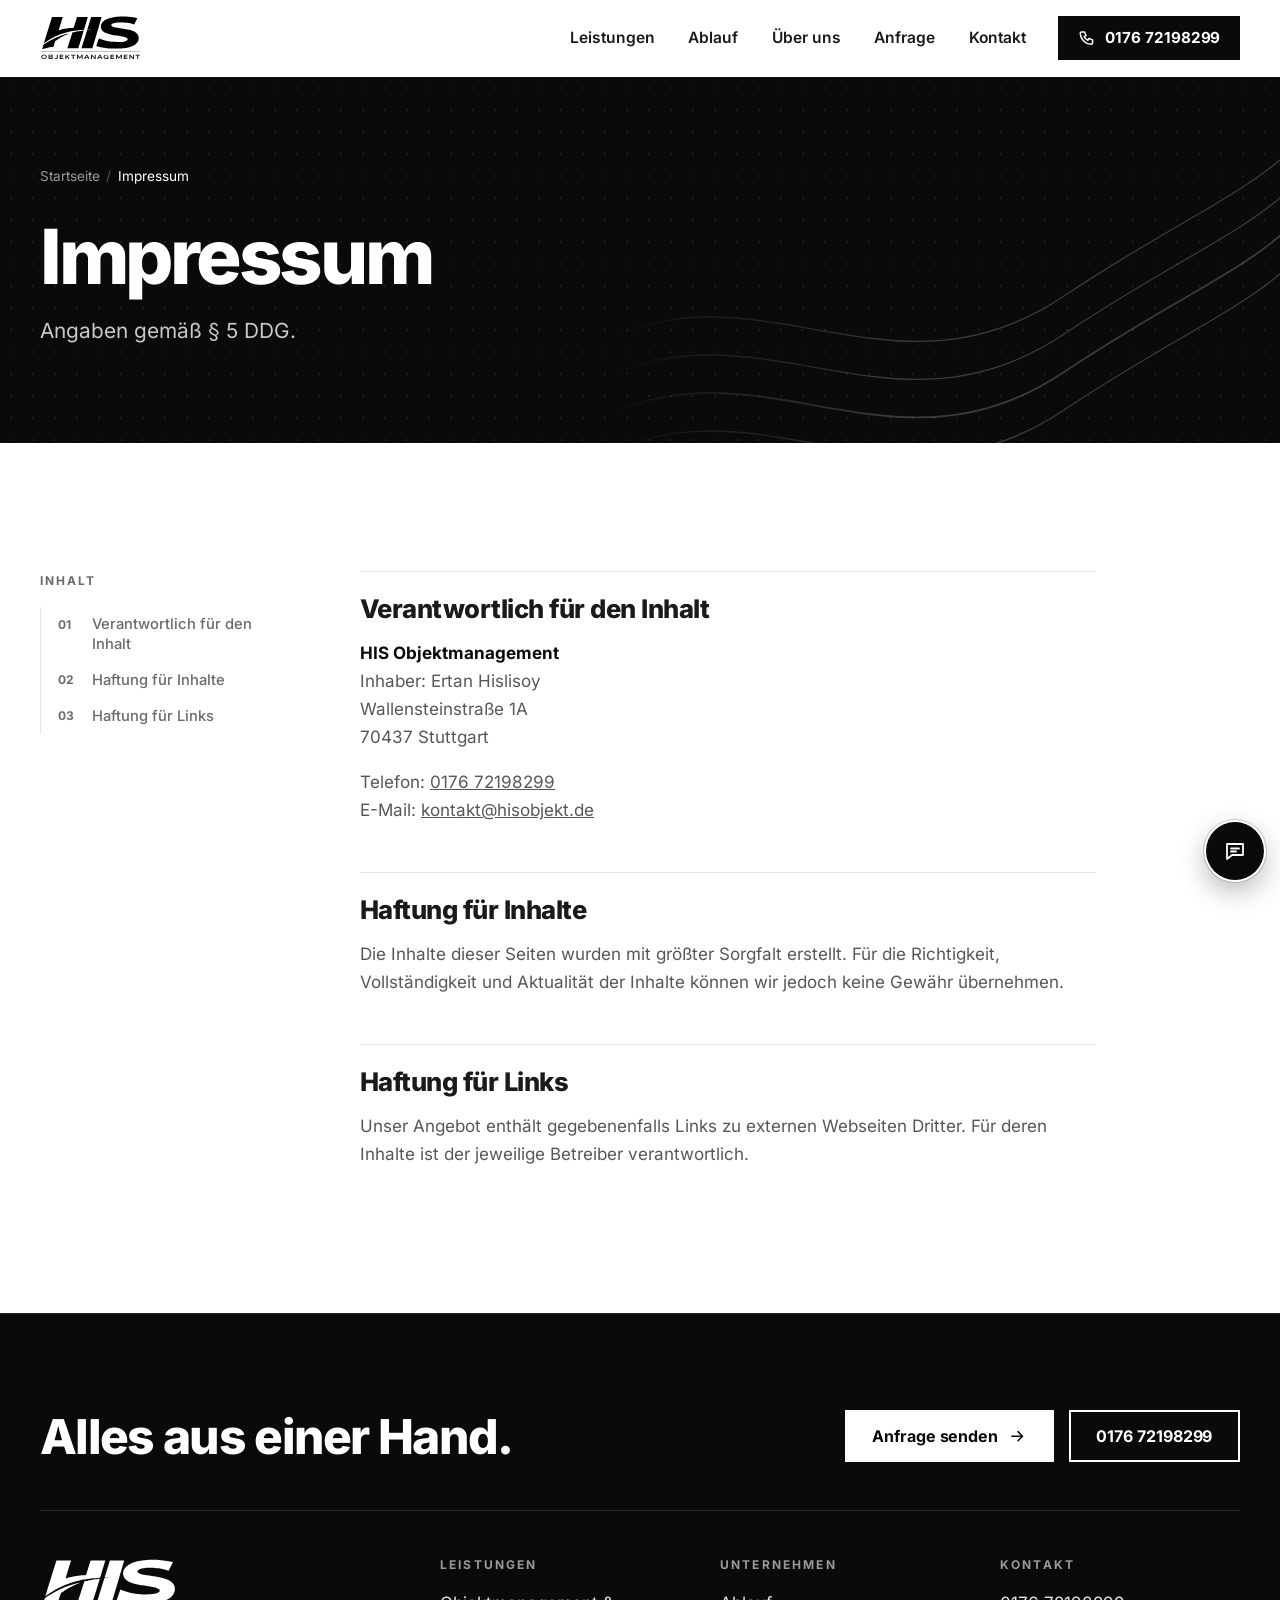
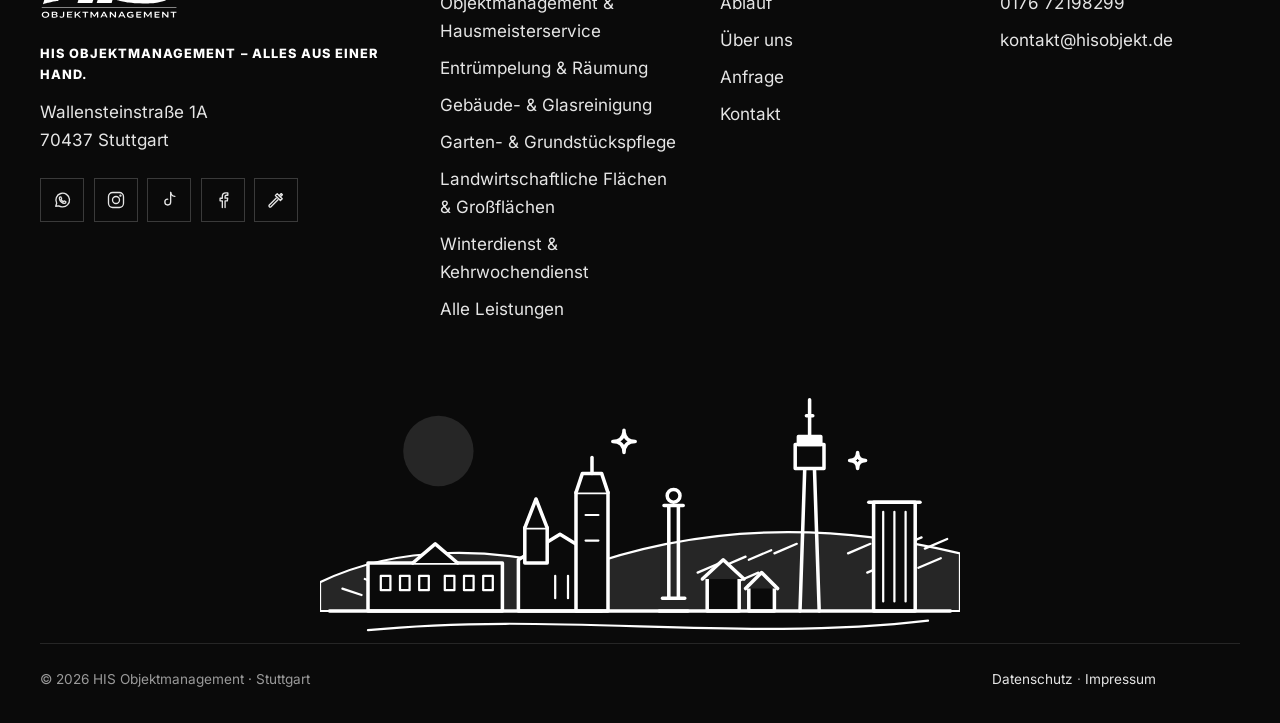
<file: impressum.html>
<!DOCTYPE html>
<html lang="de">
<head>
<meta charset="utf-8">
<!-- Cookiebot (Einwilligungsverwaltung) – muss das erste Skript im head bleiben -->
<script id="Cookiebot" src="https://consent.cookiebot.com/uc.js" data-cbid="2ecfaec8-f294-4daf-8027-08237994d170" data-blockingmode="auto" type="text/javascript"></script>
<meta name="viewport" content="width=device-width, initial-scale=1, viewport-fit=cover">
<title>Impressum | HIS Objektmanagement Stuttgart</title>
<meta name="description" content="Impressum von HIS Objektmanagement, Wallensteinstraße 1A, 70437 Stuttgart.">
<link rel="canonical" href="https://hisobjekt.de/impressum.html">
<link rel="preload" href="assets/fonts/inter-latin-wght.woff2" as="font" type="font/woff2" crossorigin>
<link rel="icon" href="favicon.ico" sizes="32x32">
<link rel="icon" href="assets/icons/icon.svg" type="image/svg+xml">
<link rel="apple-touch-icon" href="assets/icons/apple-touch-icon.png">
<link rel="manifest" href="site.webmanifest">
<meta property="og:type" content="website">
<meta property="og:locale" content="de_DE">
<meta property="og:site_name" content="HIS Objektmanagement">
<meta property="og:title" content="Impressum | HIS Objektmanagement Stuttgart">
<meta property="og:description" content="Impressum von HIS Objektmanagement, Wallensteinstraße 1A, 70437 Stuttgart.">
<meta property="og:url" content="https://hisobjekt.de/impressum.html">
<meta property="og:image" content="https://hisobjekt.de/assets/og-image.png">
<meta property="og:image:width" content="1200">
<meta property="og:image:height" content="630">
<meta property="og:image:alt" content="Logo HIS Objektmanagement">
<meta name="twitter:card" content="summary_large_image">
<meta name="theme-color" content="#0A0A0A">
<meta name="format-detection" content="telephone=no">
<link rel="stylesheet" href="style.css">
<script>document.documentElement.classList.add('js');</script>
<script type="application/ld+json">[{"@context": "https://schema.org", "@type": "HomeAndConstructionBusiness", "@id": "https://hisobjekt.de/#business", "name": "HIS Objektmanagement", "slogan": "Alles aus einer Hand.", "url": "https://hisobjekt.de/", "logo": "https://hisobjekt.de/assets/icons/icon-512.png", "image": "https://hisobjekt.de/assets/og-image.png", "telephone": "+49 176 72198299", "email": "kontakt@hisobjekt.de", "address": {"@type": "PostalAddress", "streetAddress": "Wallensteinstraße 1A", "postalCode": "70437", "addressLocality": "Stuttgart", "addressRegion": "Baden-Württemberg", "addressCountry": "DE"}, "areaServed": [{"@type": "City", "name": "Stuttgart"}, {"@type": "AdministrativeArea", "name": "Region Stuttgart"}], "description": "Objektmanagement, Hausmeister-, Räumungs-, Reinigungs-, Garten- und Winterdienste im Raum Stuttgart.", "knowsAbout": ["Objektmanagement & Hausmeisterservice", "Entrümpelung & Räumung", "Gebäude- & Glasreinigung", "Garten- & Grundstückspflege", "Landwirtschaftliche Flächen & Großflächen", "Winterdienst & Kehrwochendienst", "Transport- & Umzugsservice", "Einfache Montagearbeiten", "Immobilienvorbereitung", "Außenflächenpflege"], "sameAs": ["https://www.instagram.com/his.objekt/", "https://www.tiktok.com/@his.objektmanagement", "https://www.facebook.com/61596001737027/", "https://www.my-hammer.de/auftragnehmer/his-objektmanagement"], "hasOfferCatalog": {"@type": "OfferCatalog", "name": "Leistungen", "itemListElement": [{"@type": "Offer", "itemOffered": {"@type": "Service", "name": "Objektmanagement & Hausmeisterservice", "description": "HIS Objektmanagement kümmert sich um die laufende Betreuung Ihrer Immobilie. Dazu gehören regelmäßige Kontrollen, die Pflege gemeinsam genutzter Flächen und einfache Hausmeistertätigkeiten. Umfang und Rhythmus stimmen wir individuell mit Ihnen ab.", "areaServed": "Stuttgart", "url": "https://hisobjekt.de/leistungen.html#objektmanagement"}}, {"@type": "Offer", "itemOffered": {"@type": "Service", "name": "Entrümpelung & Räumung", "description": "Ob Haushaltsauflösung, Kellerräumung oder Gewerbefläche: Wir räumen Ihre Räume und Flächen und kümmern uns um Ausräumen, Abbau und Abtransport. Das ist besonders hilfreich bei Erbfällen, Mieterwechseln oder Objektverkäufen.", "areaServed": "Stuttgart", "url": "https://hisobjekt.de/leistungen.html#entruempelung"}}, {"@type": "Offer", "itemOffered": {"@type": "Service", "name": "Gebäude- & Glasreinigung", "description": "Wir reinigen Wohnungen, Häuser, Büros und Gewerbeflächen, auf Wunsch regelmäßig als Unterhaltsreinigung. Auch Fenster- und Glasflächen sowie die Reinigung nach Entrümpelungsarbeiten gehören dazu.", "areaServed": "Stuttgart", "url": "https://hisobjekt.de/leistungen.html#reinigung"}}, {"@type": "Offer", "itemOffered": {"@type": "Service", "name": "Garten- & Grundstückspflege", "description": "Wir pflegen Gärten, Höfe und Grundstücke, von der regelmäßigen Rasenpflege bis zur Instandsetzung verwilderter Flächen. So bleibt Ihr Grundstück ordentlich und nutzbar.", "areaServed": "Stuttgart", "url": "https://hisobjekt.de/leistungen.html#garten"}}, {"@type": "Offer", "itemOffered": {"@type": "Service", "name": "Landwirtschaftliche Flächen & Großflächen", "description": "Für Landwirte und Grundstücksbesitzer übernehmen wir die Pflege größerer Flächen. Dazu zählen Wiesen und Freiflächen ebenso wie Wirtschaftsflächen, Zufahrten und Nebenflächen.", "areaServed": "Stuttgart", "url": "https://hisobjekt.de/leistungen.html#landwirtschaft"}}, {"@type": "Offer", "itemOffered": {"@type": "Service", "name": "Winterdienst & Kehrwochendienst", "description": "Wir halten Gehwege, Zugänge und Hofflächen in der kalten Jahreszeit begehbar und übernehmen auch den Kehrwochendienst. Der Winterdienst steht privaten wie gewerblichen Objekten offen.", "areaServed": "Stuttgart", "url": "https://hisobjekt.de/leistungen.html#winterdienst"}}, {"@type": "Offer", "itemOffered": {"@type": "Service", "name": "Transport- & Umzugsservice", "description": "Wir unterstützen Sie bei privaten Umzügen und transportieren Möbel und Hausrat. Auch der Abtransport im Rahmen von Räumungsarbeiten ist möglich.", "areaServed": "Stuttgart", "url": "https://hisobjekt.de/leistungen.html#transport"}}, {"@type": "Offer", "itemOffered": {"@type": "Service", "name": "Einfache Montagearbeiten", "description": "Wir übernehmen einfache Montage- und Demontagearbeiten, etwa an Möbeln, Regalen und Küchen. Arbeiten mit Elektro- und Wasseranschlüssen gehören nicht zu unserem Leistungsumfang.", "areaServed": "Stuttgart", "url": "https://hisobjekt.de/leistungen.html#montage"}}, {"@type": "Offer", "itemOffered": {"@type": "Service", "name": "Immobilienvorbereitung", "description": "Bevor eine Immobilie verkauft oder vermietet wird, bereiten wir sie vor: Wir räumen, reinigen und bringen Innen- und Außenbereiche in einen präsentablen Zustand.", "areaServed": "Stuttgart", "url": "https://hisobjekt.de/leistungen.html#immobilienvorbereitung"}}, {"@type": "Offer", "itemOffered": {"@type": "Service", "name": "Außenflächenpflege", "description": "Wir halten zugängliche Außenflächen sauber und begehbar. Dazu gehören die Entfernung von Laub und losem Schmutz sowie die Pflege und Ordnung Ihres Grundstücks.", "areaServed": "Stuttgart", "url": "https://hisobjekt.de/leistungen.html#aussenflaechen"}}]}}, {"@context": "https://schema.org", "@type": "BreadcrumbList", "itemListElement": [{"@type": "ListItem", "position": 1, "name": "Startseite", "item": "https://hisobjekt.de/"}, {"@type": "ListItem", "position": 2, "name": "Impressum", "item": "https://hisobjekt.de/impressum.html"}]}]</script>
</head>
<body>
<a class="skip-link" href="#main">Zum Inhalt springen</a>
<header class="site-header">
  <div class="wrap header-inner">
    <a class="logo" href="index.html" aria-label="HIS Objektmanagement – zur Startseite"><img src="assets/HIS-logo-schwarz.svg" width="1899" height="828" alt="HIS Objektmanagement"></a>
    <nav class="nav" id="site-nav" aria-label="Hauptnavigation">
      <ul class="nav-list"><li><a href="leistungen.html">Leistungen</a></li><li><a href="ablauf.html">Ablauf</a></li><li><a href="ueber-uns.html">Über uns</a></li><li><a href="anfrage.html">Anfrage</a></li><li><a href="kontakt.html">Kontakt</a></li></ul>
      <div class="nav-extra"><a class="btn" href="tel:+4917672198299"><svg class="" viewBox="0 0 24 24" aria-hidden="true" focusable="false"><path d="M5 4h4l2 5-2.5 1.5a11 11 0 005 5L15 13l5 2v4a2 2 0 01-2 2A16 16 0 013 6a2 2 0 012-2z"/></svg>0176 72198299</a><a class="btn btn-outline" href="mailto:kontakt@hisobjekt.de">kontakt@hisobjekt.de</a></div>
      <div class="nav-city illu-anim" aria-hidden="true"><svg class="illu" viewBox="0 0 400 160" role="img" aria-label="Illustration: Stuttgarter Stadtsilhouette mit Fernsehturm, Stiftskirche und Weinbergen" focusable="false"><circle pathLength="1" class="f1" cx="74" cy="40" r="22"/><path pathLength="1" class="f1 s thin" d="M0 122 C50 98 110 100 160 114 C220 92 300 80 400 104 V140 H0 Z"/><path pathLength="1" class="s thin" d="M236 116 l14 -6"/><path pathLength="1" class="s thin" d="M252 112 l14 -6"/><path pathLength="1" class="s thin" d="M268 108 l14 -6"/><path pathLength="1" class="s thin" d="M284 104 l14 -6"/><path pathLength="1" class="s thin" d="M330 104 l14 -6"/><path pathLength="1" class="s thin" d="M346 101 l14 -6"/><path pathLength="1" class="s thin" d="M362 100 l14 -6"/><path pathLength="1" class="s thin" d="M378 101 l14 -6"/><path pathLength="1" class="s thin" d="M244 126 l14 -6"/><path pathLength="1" class="s thin" d="M260 122 l14 -6"/><path pathLength="1" class="s thin" d="M342 116 l14 -6"/><path pathLength="1" class="s thin" d="M358 113 l14 -6"/><path pathLength="1" class="s thin" d="M374 113 l14 -6"/><path pathLength="1" class="s thin" d="M14 126 l12 4"/><path pathLength="1" class="s thin" d="M28 120 l12 4"/><path pathLength="1" class="s thin" d="M42 115 l12 4"/><path pathLength="1" class="s thin" d="M56 112 l12 4"/><rect pathLength="1" class="f2 s" x="30" y="110" width="84" height="30"/><path pathLength="1" class="f2 s" d="M58 110 L72 98 L86 110"/><rect pathLength="1" class="s thin" x="38" y="118" width="6" height="9"/><rect pathLength="1" class="s thin" x="50" y="118" width="6" height="9"/><rect pathLength="1" class="s thin" x="62" y="118" width="6" height="9"/><rect pathLength="1" class="s thin" x="78" y="118" width="6" height="9"/><rect pathLength="1" class="s thin" x="90" y="118" width="6" height="9"/><rect pathLength="1" class="s thin" x="102" y="118" width="6" height="9"/><path pathLength="1" class="f2 s" d="M124 140 V108 L150 92 L176 108 V140 Z"/><rect pathLength="1" class="f2 s" x="160" y="66" width="20" height="74"/><path pathLength="1" class="f2 s" d="M160 66 L164 54 H176 L180 66"/><path pathLength="1" class="s" d="M170 54 V44"/><rect pathLength="1" class="f2 s" x="128" y="88" width="14" height="22"/><path pathLength="1" class="f2 s" d="M128 88 L135 70 L142 88"/><path pathLength="1" class="s thin" d="M166 80 h8 M166 96 h8 M147 118 v14 M155 118 v14"/><path pathLength="1" class="s" d="M212 140 H230 M214 132 H228 M218 132 V74 M224 132 V74 M215 74 H227"/><circle pathLength="1" class="f2 s" cx="221" cy="68" r="4"/><rect pathLength="1" class="f2 s" x="242" y="118" width="20" height="22"/><path pathLength="1" class="f1 s" d="M239 120 L252 108 L265 120"/><rect pathLength="1" class="f2 s" x="268" y="124" width="16" height="16"/><path pathLength="1" class="f1 s" d="M266 126 L276 116 L286 126"/><path pathLength="1" class="s" d="M300 140 L303 50 M312 140 L309 50"/><rect pathLength="1" class="f2 s" x="297" y="36" width="18" height="15"/><rect pathLength="1" class="f3 s" x="299" y="31" width="14" height="5"/><path pathLength="1" class="s" d="M306 31 V8 M304 18 h4"/><rect pathLength="1" class="f2 s" x="346" y="72" width="26" height="68"/><path pathLength="1" class="s thin" d="M352 78 v56 M359 78 v56 M366 78 v56"/><path pathLength="1" class="s" d="M343 72 H375"/><path pathLength="1" class="s" d="M6 140 H394"/><path pathLength="1" class="s thin" d="M30 152 C150 140 260 160 380 146"/><path pathLength="1" class="s tw" d="M190 27 Q190 34 197 34 Q190 34 190 41 Q190 34 183 34 Q190 34 190 27 Z"/><path pathLength="1" class="s tw" d="M336 41 Q336 46 341 46 Q336 46 336 51 Q336 46 331 46 Q336 46 336 41 Z"/></svg><p>Für Sie im Einsatz in <strong>Stuttgart &amp; Region</strong></p></div>
    </nav>
    <div class="header-cta">
      <a class="btn btn-sm" href="tel:+4917672198299" aria-label="Anrufen: 0176 72198299"><svg class="" viewBox="0 0 24 24" aria-hidden="true" focusable="false"><path d="M5 4h4l2 5-2.5 1.5a11 11 0 005 5L15 13l5 2v4a2 2 0 01-2 2A16 16 0 013 6a2 2 0 012-2z"/></svg>0176 72198299</a>
      <button class="nav-toggle" type="button" aria-expanded="false" aria-controls="site-nav" aria-label="Menü öffnen"><span></span></button>
    </div>
  </div>
</header>
<main id="main">
<section class="page-hero dark" aria-labelledby="page-h">
  <svg class="hero-art" viewBox="0 0 800 560" aria-hidden="true" focusable="false">
<path  style="--d:0s" d="M0 470 C 170 380, 310 540, 490 420 S 740 300, 800 160"/>
<path class="strong" style="--d:.2s" d="M0 430 C 170 340, 310 500, 490 380 S 740 260, 800 120"/>
<path  style="--d:.4s" d="M0 390 C 170 300, 310 460, 490 340 S 740 220, 800 80"/>
<path  style="--d:.6s" d="M0 350 C 170 260, 310 420, 490 300 S 740 180, 800 40"/>
</svg>
  
  <div class="wrap">
    <nav class="breadcrumb" aria-label="Brotkrumen"><ol><li><a href="index.html">Startseite</a></li><li><span aria-current="page">Impressum</span></li></ol></nav>
    <h1 id="page-h">Impressum</h1>
    <p class="lead">Angaben gemäß § 5 DDG.</p>
  </div>
</section>
<section class="section"><div class="wrap legal-layout">
  <aside class="toc" aria-label="Inhalt"><p>Inhalt</p><ol><li><a href="#s1"><span>01</span>Verantwortlich für den Inhalt</a></li><li><a href="#s2"><span>02</span>Haftung für Inhalte</a></li><li><a href="#s3"><span>03</span>Haftung für Links</a></li></ol></aside>
  <div class="legal"><h2 id="s1">Verantwortlich für den Inhalt</h2><p><strong>HIS Objektmanagement</strong><br>Inhaber: Ertan Hislisoy<br>Wallensteinstraße 1A<br>70437 Stuttgart</p><p>Telefon: <a href='tel:+4917672198299'>0176 72198299</a><br>E-Mail: <a href='mailto:kontakt@hisobjekt.de'>kontakt@hisobjekt.de</a></p><h2 id="s2">Haftung für Inhalte</h2><p>Die Inhalte dieser Seiten wurden mit größter Sorgfalt erstellt. Für die Richtigkeit, Vollständigkeit und Aktualität der Inhalte können wir jedoch keine Gewähr übernehmen.</p><h2 id="s3">Haftung für Links</h2><p>Unser Angebot enthält gegebenenfalls Links zu externen Webseiten Dritter. Für deren Inhalte ist der jeweilige Betreiber verantwortlich.</p></div>
</div></section>
</main>
<footer class="site-footer">
  <div class="wrap">
    <div class="footer-top">
      <p class="footer-claim">Alles aus einer Hand.</p>
      <div class="btn-row"><a class="btn" href="anfrage.html">Anfrage senden <svg class="arrow" viewBox="0 0 24 24" aria-hidden="true" focusable="false"><path d="M5 12h14M13 6l6 6-6 6"/></svg></a><a class="btn btn-outline" href="tel:+4917672198299">0176 72198299</a></div>
    </div>
    <div class="footer-grid">
      <div>
        <img class="footer-logo" src="assets/HIS-logo-schwarz.svg" width="1899" height="828" alt="HIS Objektmanagement" loading="lazy" decoding="async">
        <p class="slogan">HIS OBJEKTMANAGEMENT – Alles aus einer Hand.</p>
        <address>Wallensteinstraße 1A<br>70437 Stuttgart</address>
        <ul class="social"><li><a href="https://wa.me/4917672198299" target="_blank" rel="noopener noreferrer" aria-label="Per WhatsApp schreiben: 0176 72198299 (öffnet neues Fenster)" title="WhatsApp: 0176 72198299"><svg viewBox="0 0 24 24" aria-hidden="true" focusable="false"><path d="M4.5 19.5l1.1-3.6A8.2 8.2 0 1112 20.2a8.1 8.1 0 01-4-1.1z"/><path d="M9.2 8.6c.2-.4.5-.4.7-.4h.5c.2 0 .4 0 .5.4l.6 1.4c.1.2 0 .4-.1.6l-.4.5c-.1.1-.1.3 0 .5.6 1 1.4 1.8 2.4 2.3.2.1.4.1.5 0l.5-.6c.2-.2.4-.2.6-.1l1.4.7c.2.1.3.3.3.5 0 .9-.7 1.6-1.6 1.7-1 .1-2.5-.3-4-1.6S9 11.7 8.9 10.5c-.1-.8.1-1.5.3-1.9z"/></svg></a></li><li><a href="https://www.instagram.com/his.objekt/" target="_blank" rel="noopener noreferrer" aria-label="HIS Objektmanagement auf Instagram (öffnet neues Fenster)" title="Instagram: @his.objekt"><svg viewBox="0 0 24 24" aria-hidden="true" focusable="false"><rect x="3" y="3" width="18" height="18" rx="5"/><circle cx="12" cy="12" r="4.2"/><circle cx="17.3" cy="6.7" r=".6" fill="currentColor"/></svg></a></li><li><a href="https://www.tiktok.com/@his.objektmanagement" target="_blank" rel="noopener noreferrer" aria-label="HIS Objektmanagement auf TikTok (öffnet neues Fenster)" title="TikTok: @his.objektmanagement"><svg viewBox="0 0 24 24" aria-hidden="true" focusable="false"><path d="M14 3v11.5a3.5 3.5 0 11-3.5-3.5"/><path d="M14 3c.4 2.6 2.2 4.4 5 4.6"/></svg></a></li><li><a href="https://www.facebook.com/61596001737027/" target="_blank" rel="noopener noreferrer" aria-label="HIS Objektmanagement auf Facebook (öffnet neues Fenster)" title="Facebook: HIS Objektmanagement"><svg viewBox="0 0 24 24" aria-hidden="true" focusable="false"><path d="M14.5 21v-8h2.7l.4-3.2h-3.1V7.9c0-.9.3-1.6 1.6-1.6h1.7V3.5c-.3 0-1.3-.1-2.5-.1-2.5 0-4.1 1.5-4.1 4.2v2.3H8.5V13h2.7v8"/></svg></a></li><li><a href="https://www.my-hammer.de/auftragnehmer/his-objektmanagement" target="_blank" rel="noopener noreferrer" aria-label="HIS Objektmanagement auf MyHammer – Bewertungen (öffnet neues Fenster)" title="MyHammer: Bewertungen auf MyHammer"><svg viewBox="0 0 24 24" aria-hidden="true" focusable="false"><path d="M13.5 4.5l6 6-2.2 2.2-6-6z"/><path d="M15.8 6.8l2.5-2.5 1.4 1.4-2.5 2.5"/><path d="M12.4 9.6L4 18a1.4 1.4 0 002 2l8.4-8.4"/></svg></a></li></ul>
      </div>
      <div><h2>Leistungen</h2><ul><li><a href="leistungen.html#objektmanagement">Objektmanagement &amp; Hausmeisterservice</a></li><li><a href="leistungen.html#entruempelung">Entrümpelung &amp; Räumung</a></li><li><a href="leistungen.html#reinigung">Gebäude- &amp; Glasreinigung</a></li><li><a href="leistungen.html#garten">Garten- &amp; Grundstückspflege</a></li><li><a href="leistungen.html#landwirtschaft">Landwirtschaftliche Flächen &amp; Großflächen</a></li><li><a href="leistungen.html#winterdienst">Winterdienst &amp; Kehrwochendienst</a></li><li><a href="leistungen.html">Alle Leistungen</a></li></ul></div>
      <div><h2>Unternehmen</h2><ul><li><a href="ablauf.html">Ablauf</a></li><li><a href="ueber-uns.html">Über uns</a></li><li><a href="anfrage.html">Anfrage</a></li><li><a href="kontakt.html">Kontakt</a></li></ul></div>
      <div><h2>Kontakt</h2><ul><li><a href="tel:+4917672198299">0176 72198299</a></li><li><a href="mailto:kontakt@hisobjekt.de">kontakt@hisobjekt.de</a></li></ul></div>
    </div>
    <div class="footer-city" aria-hidden="true"><svg class="illu" viewBox="0 0 400 160" role="img" aria-label="Illustration: Stuttgarter Stadtsilhouette mit Fernsehturm, Stiftskirche und Weinbergen" focusable="false"><circle pathLength="1" class="f1" cx="74" cy="40" r="22"/><path pathLength="1" class="f1 s thin" d="M0 122 C50 98 110 100 160 114 C220 92 300 80 400 104 V140 H0 Z"/><path pathLength="1" class="s thin" d="M236 116 l14 -6"/><path pathLength="1" class="s thin" d="M252 112 l14 -6"/><path pathLength="1" class="s thin" d="M268 108 l14 -6"/><path pathLength="1" class="s thin" d="M284 104 l14 -6"/><path pathLength="1" class="s thin" d="M330 104 l14 -6"/><path pathLength="1" class="s thin" d="M346 101 l14 -6"/><path pathLength="1" class="s thin" d="M362 100 l14 -6"/><path pathLength="1" class="s thin" d="M378 101 l14 -6"/><path pathLength="1" class="s thin" d="M244 126 l14 -6"/><path pathLength="1" class="s thin" d="M260 122 l14 -6"/><path pathLength="1" class="s thin" d="M342 116 l14 -6"/><path pathLength="1" class="s thin" d="M358 113 l14 -6"/><path pathLength="1" class="s thin" d="M374 113 l14 -6"/><path pathLength="1" class="s thin" d="M14 126 l12 4"/><path pathLength="1" class="s thin" d="M28 120 l12 4"/><path pathLength="1" class="s thin" d="M42 115 l12 4"/><path pathLength="1" class="s thin" d="M56 112 l12 4"/><rect pathLength="1" class="f2 s" x="30" y="110" width="84" height="30"/><path pathLength="1" class="f2 s" d="M58 110 L72 98 L86 110"/><rect pathLength="1" class="s thin" x="38" y="118" width="6" height="9"/><rect pathLength="1" class="s thin" x="50" y="118" width="6" height="9"/><rect pathLength="1" class="s thin" x="62" y="118" width="6" height="9"/><rect pathLength="1" class="s thin" x="78" y="118" width="6" height="9"/><rect pathLength="1" class="s thin" x="90" y="118" width="6" height="9"/><rect pathLength="1" class="s thin" x="102" y="118" width="6" height="9"/><path pathLength="1" class="f2 s" d="M124 140 V108 L150 92 L176 108 V140 Z"/><rect pathLength="1" class="f2 s" x="160" y="66" width="20" height="74"/><path pathLength="1" class="f2 s" d="M160 66 L164 54 H176 L180 66"/><path pathLength="1" class="s" d="M170 54 V44"/><rect pathLength="1" class="f2 s" x="128" y="88" width="14" height="22"/><path pathLength="1" class="f2 s" d="M128 88 L135 70 L142 88"/><path pathLength="1" class="s thin" d="M166 80 h8 M166 96 h8 M147 118 v14 M155 118 v14"/><path pathLength="1" class="s" d="M212 140 H230 M214 132 H228 M218 132 V74 M224 132 V74 M215 74 H227"/><circle pathLength="1" class="f2 s" cx="221" cy="68" r="4"/><rect pathLength="1" class="f2 s" x="242" y="118" width="20" height="22"/><path pathLength="1" class="f1 s" d="M239 120 L252 108 L265 120"/><rect pathLength="1" class="f2 s" x="268" y="124" width="16" height="16"/><path pathLength="1" class="f1 s" d="M266 126 L276 116 L286 126"/><path pathLength="1" class="s" d="M300 140 L303 50 M312 140 L309 50"/><rect pathLength="1" class="f2 s" x="297" y="36" width="18" height="15"/><rect pathLength="1" class="f3 s" x="299" y="31" width="14" height="5"/><path pathLength="1" class="s" d="M306 31 V8 M304 18 h4"/><rect pathLength="1" class="f2 s" x="346" y="72" width="26" height="68"/><path pathLength="1" class="s thin" d="M352 78 v56 M359 78 v56 M366 78 v56"/><path pathLength="1" class="s" d="M343 72 H375"/><path pathLength="1" class="s" d="M6 140 H394"/><path pathLength="1" class="s thin" d="M30 152 C150 140 260 160 380 146"/><path pathLength="1" class="s tw" d="M190 27 Q190 34 197 34 Q190 34 190 41 Q190 34 183 34 Q190 34 190 27 Z"/><path pathLength="1" class="s tw" d="M336 41 Q336 46 341 46 Q336 46 336 51 Q336 46 331 46 Q336 46 336 41 Z"/></svg></div>
    <div class="footer-bottom"><span>© 2026 HIS Objektmanagement · Stuttgart</span><span><a href="datenschutz.html">Datenschutz</a> · <a href="impressum.html">Impressum</a></span></div>
  </div>
</footer>
<nav class="mobile-bar" aria-label="Schnellkontakt">
  <a href="tel:+4917672198299"><svg class="" viewBox="0 0 24 24" aria-hidden="true" focusable="false"><path d="M5 4h4l2 5-2.5 1.5a11 11 0 005 5L15 13l5 2v4a2 2 0 01-2 2A16 16 0 013 6a2 2 0 012-2z"/></svg>Jetzt anrufen</a>
  <a href="anfrage.html"><svg class="" viewBox="0 0 24 24" aria-hidden="true" focusable="false"><rect x="3" y="5" width="18" height="14"/><path d="M3 6l9 7 9-7"/></svg>Anfrage</a>
</nav>
<div class="fab" data-fab>
  <ul class="fab-list" id="fab-list" aria-label="Schnellkontakt"><li style="--i:0"><a href="https://www.my-hammer.de/auftragnehmer/his-objektmanagement" target="_blank" rel="noopener noreferrer" aria-label="HIS Objektmanagement auf MyHammer – Bewertungen (öffnet neues Fenster)"><span class="fab-label">MyHammer</span><span class="fab-ico"><svg viewBox="0 0 24 24" aria-hidden="true" focusable="false"><path d="M13.5 4.5l6 6-2.2 2.2-6-6z"/><path d="M15.8 6.8l2.5-2.5 1.4 1.4-2.5 2.5"/><path d="M12.4 9.6L4 18a1.4 1.4 0 002 2l8.4-8.4"/></svg></span></a></li><li style="--i:1"><a href="https://www.facebook.com/61596001737027/" target="_blank" rel="noopener noreferrer" aria-label="HIS Objektmanagement auf Facebook (öffnet neues Fenster)"><span class="fab-label">Facebook</span><span class="fab-ico"><svg viewBox="0 0 24 24" aria-hidden="true" focusable="false"><path d="M14.5 21v-8h2.7l.4-3.2h-3.1V7.9c0-.9.3-1.6 1.6-1.6h1.7V3.5c-.3 0-1.3-.1-2.5-.1-2.5 0-4.1 1.5-4.1 4.2v2.3H8.5V13h2.7v8"/></svg></span></a></li><li style="--i:2"><a href="https://www.tiktok.com/@his.objektmanagement" target="_blank" rel="noopener noreferrer" aria-label="HIS Objektmanagement auf TikTok (öffnet neues Fenster)"><span class="fab-label">TikTok</span><span class="fab-ico"><svg viewBox="0 0 24 24" aria-hidden="true" focusable="false"><path d="M14 3v11.5a3.5 3.5 0 11-3.5-3.5"/><path d="M14 3c.4 2.6 2.2 4.4 5 4.6"/></svg></span></a></li><li style="--i:3"><a href="https://www.instagram.com/his.objekt/" target="_blank" rel="noopener noreferrer" aria-label="HIS Objektmanagement auf Instagram (öffnet neues Fenster)"><span class="fab-label">Instagram</span><span class="fab-ico"><svg viewBox="0 0 24 24" aria-hidden="true" focusable="false"><rect x="3" y="3" width="18" height="18" rx="5"/><circle cx="12" cy="12" r="4.2"/><circle cx="17.3" cy="6.7" r=".6" fill="currentColor"/></svg></span></a></li><li style="--i:4"><a href="https://wa.me/4917672198299" target="_blank" rel="noopener noreferrer" aria-label="Per WhatsApp schreiben: 0176 72198299 (öffnet neues Fenster)"><span class="fab-label">WhatsApp</span><span class="fab-ico"><svg viewBox="0 0 24 24" aria-hidden="true" focusable="false"><path d="M4.5 19.5l1.1-3.6A8.2 8.2 0 1112 20.2a8.1 8.1 0 01-4-1.1z"/><path d="M9.2 8.6c.2-.4.5-.4.7-.4h.5c.2 0 .4 0 .5.4l.6 1.4c.1.2 0 .4-.1.6l-.4.5c-.1.1-.1.3 0 .5.6 1 1.4 1.8 2.4 2.3.2.1.4.1.5 0l.5-.6c.2-.2.4-.2.6-.1l1.4.7c.2.1.3.3.3.5 0 .9-.7 1.6-1.6 1.7-1 .1-2.5-.3-4-1.6S9 11.7 8.9 10.5c-.1-.8.1-1.5.3-1.9z"/></svg></span></a></li></ul>
  <button class="fab-toggle" type="button" aria-expanded="false" aria-controls="fab-list" aria-label="Schnellkontakt öffnen">
    <svg class="fab-open" viewBox="0 0 24 24" aria-hidden="true" focusable="false"><path d="M4 5h16v11H9l-5 4z"/><path d="M8 9.5h8M8 12.5h5"/></svg>
    <svg class="fab-close" viewBox="0 0 24 24" aria-hidden="true" focusable="false"><path d="M6 6l12 12M18 6L6 18"/></svg>
  </button>
</div>
<script src="script.js" defer></script>
</body>
</html>
</file>
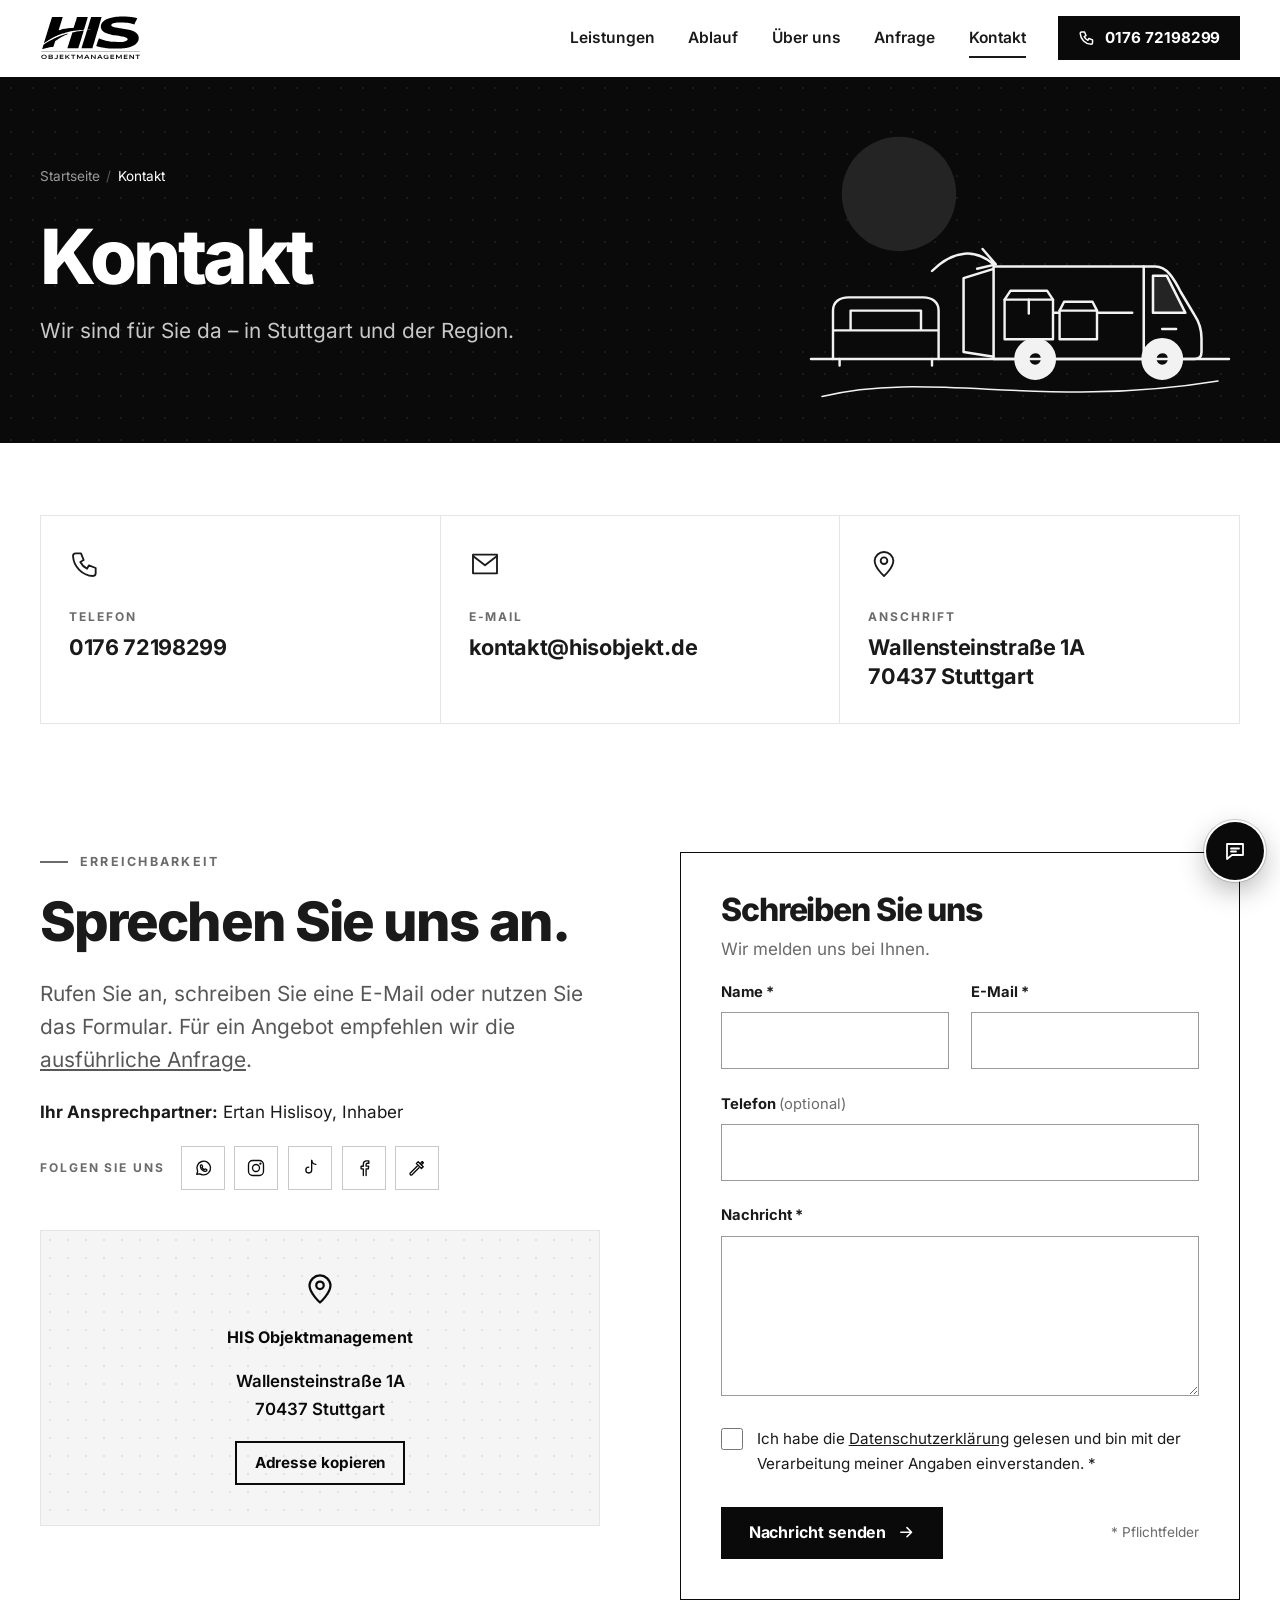
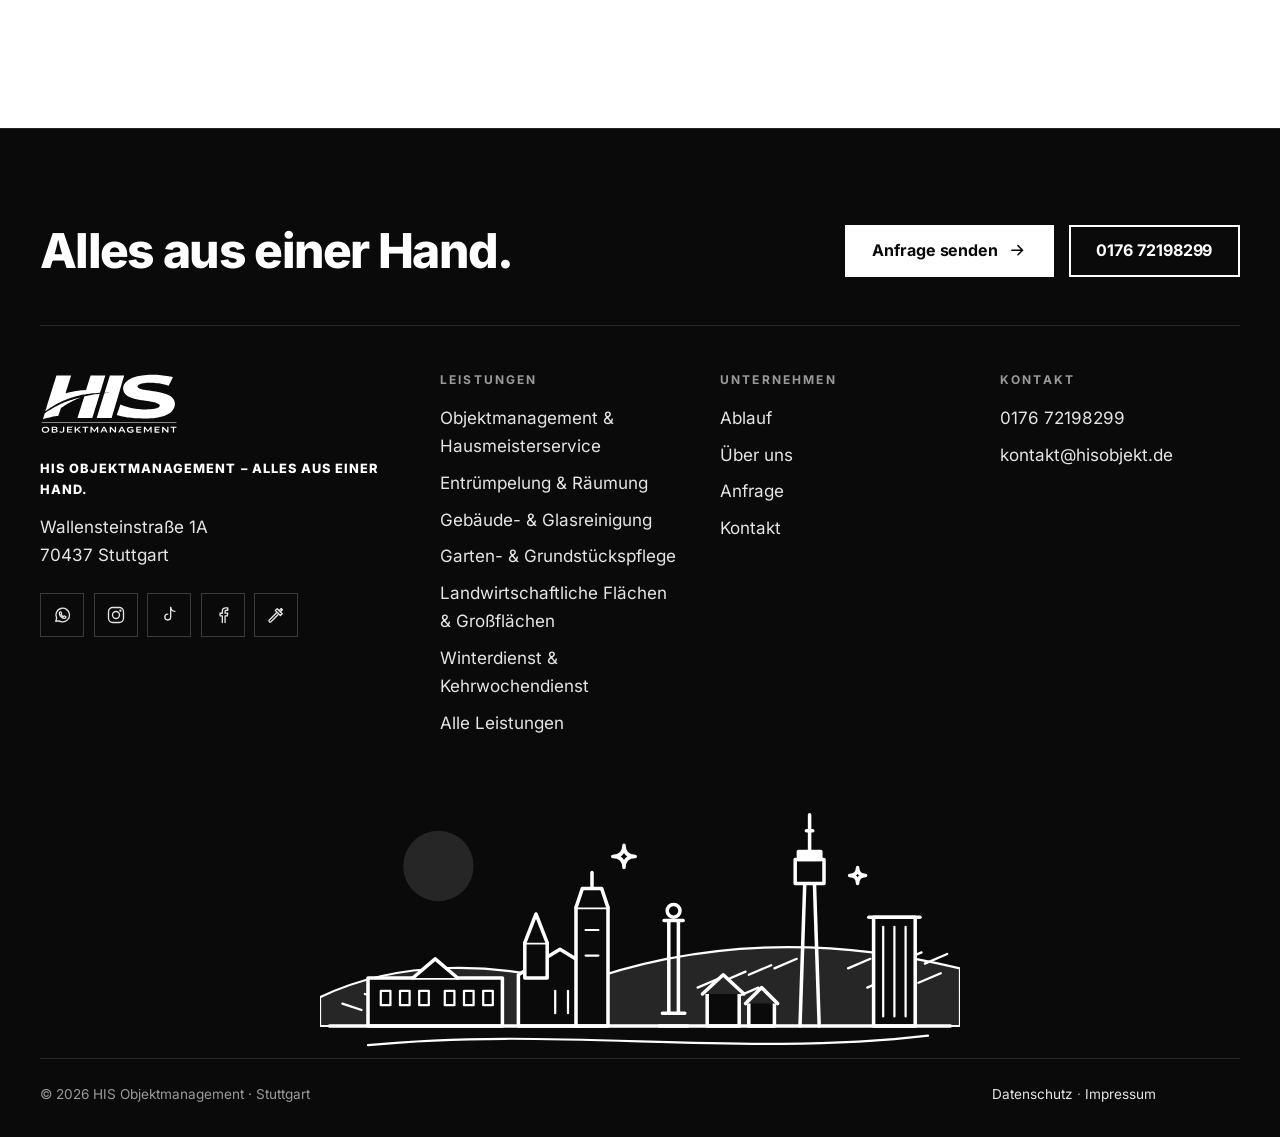
<file: kontakt.html>
<!DOCTYPE html>
<html lang="de">
<head>
<meta charset="utf-8">
<!-- Cookiebot (Einwilligungsverwaltung) – muss das erste Skript im head bleiben -->
<script id="Cookiebot" src="https://consent.cookiebot.com/uc.js" data-cbid="2ecfaec8-f294-4daf-8027-08237994d170" data-blockingmode="auto" type="text/javascript"></script>
<meta name="viewport" content="width=device-width, initial-scale=1, viewport-fit=cover">
<title>Kontakt – HIS Objektmanagement Stuttgart</title>
<meta name="description" content="Kontakt zu HIS Objektmanagement Stuttgart: Wallensteinstraße 1A, 70437 Stuttgart, Telefon 0176 72198299, E-Mail kontakt@hisobjekt.de.">
<link rel="canonical" href="https://hisobjekt.de/kontakt.html">
<link rel="preload" href="assets/fonts/inter-latin-wght.woff2" as="font" type="font/woff2" crossorigin>
<link rel="icon" href="favicon.ico" sizes="32x32">
<link rel="icon" href="assets/icons/icon.svg" type="image/svg+xml">
<link rel="apple-touch-icon" href="assets/icons/apple-touch-icon.png">
<link rel="manifest" href="site.webmanifest">
<meta property="og:type" content="website">
<meta property="og:locale" content="de_DE">
<meta property="og:site_name" content="HIS Objektmanagement">
<meta property="og:title" content="Kontakt – HIS Objektmanagement Stuttgart">
<meta property="og:description" content="Kontakt zu HIS Objektmanagement Stuttgart: Wallensteinstraße 1A, 70437 Stuttgart, Telefon 0176 72198299, E-Mail kontakt@hisobjekt.de.">
<meta property="og:url" content="https://hisobjekt.de/kontakt.html">
<meta property="og:image" content="https://hisobjekt.de/assets/og-image.png">
<meta property="og:image:width" content="1200">
<meta property="og:image:height" content="630">
<meta property="og:image:alt" content="Logo HIS Objektmanagement">
<meta name="twitter:card" content="summary_large_image">
<meta name="theme-color" content="#0A0A0A">
<meta name="format-detection" content="telephone=no">
<link rel="stylesheet" href="style.css">
<script>document.documentElement.classList.add('js');</script>
<script type="application/ld+json">[{"@context": "https://schema.org", "@type": "HomeAndConstructionBusiness", "@id": "https://hisobjekt.de/#business", "name": "HIS Objektmanagement", "slogan": "Alles aus einer Hand.", "url": "https://hisobjekt.de/", "logo": "https://hisobjekt.de/assets/icons/icon-512.png", "image": "https://hisobjekt.de/assets/og-image.png", "telephone": "+49 176 72198299", "email": "kontakt@hisobjekt.de", "address": {"@type": "PostalAddress", "streetAddress": "Wallensteinstraße 1A", "postalCode": "70437", "addressLocality": "Stuttgart", "addressRegion": "Baden-Württemberg", "addressCountry": "DE"}, "areaServed": [{"@type": "City", "name": "Stuttgart"}, {"@type": "AdministrativeArea", "name": "Region Stuttgart"}], "description": "Objektmanagement, Hausmeister-, Räumungs-, Reinigungs-, Garten- und Winterdienste im Raum Stuttgart.", "knowsAbout": ["Objektmanagement & Hausmeisterservice", "Entrümpelung & Räumung", "Gebäude- & Glasreinigung", "Garten- & Grundstückspflege", "Landwirtschaftliche Flächen & Großflächen", "Winterdienst & Kehrwochendienst", "Transport- & Umzugsservice", "Einfache Montagearbeiten", "Immobilienvorbereitung", "Außenflächenpflege"], "sameAs": ["https://www.instagram.com/his.objekt/", "https://www.tiktok.com/@his.objektmanagement", "https://www.facebook.com/61596001737027/", "https://www.my-hammer.de/auftragnehmer/his-objektmanagement"], "hasOfferCatalog": {"@type": "OfferCatalog", "name": "Leistungen", "itemListElement": [{"@type": "Offer", "itemOffered": {"@type": "Service", "name": "Objektmanagement & Hausmeisterservice", "description": "HIS Objektmanagement kümmert sich um die laufende Betreuung Ihrer Immobilie. Dazu gehören regelmäßige Kontrollen, die Pflege gemeinsam genutzter Flächen und einfache Hausmeistertätigkeiten. Umfang und Rhythmus stimmen wir individuell mit Ihnen ab.", "areaServed": "Stuttgart", "url": "https://hisobjekt.de/leistungen.html#objektmanagement"}}, {"@type": "Offer", "itemOffered": {"@type": "Service", "name": "Entrümpelung & Räumung", "description": "Ob Haushaltsauflösung, Kellerräumung oder Gewerbefläche: Wir räumen Ihre Räume und Flächen und kümmern uns um Ausräumen, Abbau und Abtransport. Das ist besonders hilfreich bei Erbfällen, Mieterwechseln oder Objektverkäufen.", "areaServed": "Stuttgart", "url": "https://hisobjekt.de/leistungen.html#entruempelung"}}, {"@type": "Offer", "itemOffered": {"@type": "Service", "name": "Gebäude- & Glasreinigung", "description": "Wir reinigen Wohnungen, Häuser, Büros und Gewerbeflächen, auf Wunsch regelmäßig als Unterhaltsreinigung. Auch Fenster- und Glasflächen sowie die Reinigung nach Entrümpelungsarbeiten gehören dazu.", "areaServed": "Stuttgart", "url": "https://hisobjekt.de/leistungen.html#reinigung"}}, {"@type": "Offer", "itemOffered": {"@type": "Service", "name": "Garten- & Grundstückspflege", "description": "Wir pflegen Gärten, Höfe und Grundstücke, von der regelmäßigen Rasenpflege bis zur Instandsetzung verwilderter Flächen. So bleibt Ihr Grundstück ordentlich und nutzbar.", "areaServed": "Stuttgart", "url": "https://hisobjekt.de/leistungen.html#garten"}}, {"@type": "Offer", "itemOffered": {"@type": "Service", "name": "Landwirtschaftliche Flächen & Großflächen", "description": "Für Landwirte und Grundstücksbesitzer übernehmen wir die Pflege größerer Flächen. Dazu zählen Wiesen und Freiflächen ebenso wie Wirtschaftsflächen, Zufahrten und Nebenflächen.", "areaServed": "Stuttgart", "url": "https://hisobjekt.de/leistungen.html#landwirtschaft"}}, {"@type": "Offer", "itemOffered": {"@type": "Service", "name": "Winterdienst & Kehrwochendienst", "description": "Wir halten Gehwege, Zugänge und Hofflächen in der kalten Jahreszeit begehbar und übernehmen auch den Kehrwochendienst. Der Winterdienst steht privaten wie gewerblichen Objekten offen.", "areaServed": "Stuttgart", "url": "https://hisobjekt.de/leistungen.html#winterdienst"}}, {"@type": "Offer", "itemOffered": {"@type": "Service", "name": "Transport- & Umzugsservice", "description": "Wir unterstützen Sie bei privaten Umzügen und transportieren Möbel und Hausrat. Auch der Abtransport im Rahmen von Räumungsarbeiten ist möglich.", "areaServed": "Stuttgart", "url": "https://hisobjekt.de/leistungen.html#transport"}}, {"@type": "Offer", "itemOffered": {"@type": "Service", "name": "Einfache Montagearbeiten", "description": "Wir übernehmen einfache Montage- und Demontagearbeiten, etwa an Möbeln, Regalen und Küchen. Arbeiten mit Elektro- und Wasseranschlüssen gehören nicht zu unserem Leistungsumfang.", "areaServed": "Stuttgart", "url": "https://hisobjekt.de/leistungen.html#montage"}}, {"@type": "Offer", "itemOffered": {"@type": "Service", "name": "Immobilienvorbereitung", "description": "Bevor eine Immobilie verkauft oder vermietet wird, bereiten wir sie vor: Wir räumen, reinigen und bringen Innen- und Außenbereiche in einen präsentablen Zustand.", "areaServed": "Stuttgart", "url": "https://hisobjekt.de/leistungen.html#immobilienvorbereitung"}}, {"@type": "Offer", "itemOffered": {"@type": "Service", "name": "Außenflächenpflege", "description": "Wir halten zugängliche Außenflächen sauber und begehbar. Dazu gehören die Entfernung von Laub und losem Schmutz sowie die Pflege und Ordnung Ihres Grundstücks.", "areaServed": "Stuttgart", "url": "https://hisobjekt.de/leistungen.html#aussenflaechen"}}]}}, {"@context": "https://schema.org", "@type": "BreadcrumbList", "itemListElement": [{"@type": "ListItem", "position": 1, "name": "Startseite", "item": "https://hisobjekt.de/"}, {"@type": "ListItem", "position": 2, "name": "Kontakt", "item": "https://hisobjekt.de/kontakt.html"}]}]</script>
</head>
<body>
<a class="skip-link" href="#main">Zum Inhalt springen</a>
<header class="site-header">
  <div class="wrap header-inner">
    <a class="logo" href="index.html" aria-label="HIS Objektmanagement – zur Startseite"><img src="assets/HIS-logo-schwarz.svg" width="1899" height="828" alt="HIS Objektmanagement"></a>
    <nav class="nav" id="site-nav" aria-label="Hauptnavigation">
      <ul class="nav-list"><li><a href="leistungen.html">Leistungen</a></li><li><a href="ablauf.html">Ablauf</a></li><li><a href="ueber-uns.html">Über uns</a></li><li><a href="anfrage.html">Anfrage</a></li><li><a href="kontakt.html" aria-current="page">Kontakt</a></li></ul>
      <div class="nav-extra"><a class="btn" href="tel:+4917672198299"><svg class="" viewBox="0 0 24 24" aria-hidden="true" focusable="false"><path d="M5 4h4l2 5-2.5 1.5a11 11 0 005 5L15 13l5 2v4a2 2 0 01-2 2A16 16 0 013 6a2 2 0 012-2z"/></svg>0176 72198299</a><a class="btn btn-outline" href="mailto:kontakt@hisobjekt.de">kontakt@hisobjekt.de</a></div>
      <div class="nav-city illu-anim" aria-hidden="true"><svg class="illu" viewBox="0 0 400 160" role="img" aria-label="Illustration: Stuttgarter Stadtsilhouette mit Fernsehturm, Stiftskirche und Weinbergen" focusable="false"><circle pathLength="1" class="f1" cx="74" cy="40" r="22"/><path pathLength="1" class="f1 s thin" d="M0 122 C50 98 110 100 160 114 C220 92 300 80 400 104 V140 H0 Z"/><path pathLength="1" class="s thin" d="M236 116 l14 -6"/><path pathLength="1" class="s thin" d="M252 112 l14 -6"/><path pathLength="1" class="s thin" d="M268 108 l14 -6"/><path pathLength="1" class="s thin" d="M284 104 l14 -6"/><path pathLength="1" class="s thin" d="M330 104 l14 -6"/><path pathLength="1" class="s thin" d="M346 101 l14 -6"/><path pathLength="1" class="s thin" d="M362 100 l14 -6"/><path pathLength="1" class="s thin" d="M378 101 l14 -6"/><path pathLength="1" class="s thin" d="M244 126 l14 -6"/><path pathLength="1" class="s thin" d="M260 122 l14 -6"/><path pathLength="1" class="s thin" d="M342 116 l14 -6"/><path pathLength="1" class="s thin" d="M358 113 l14 -6"/><path pathLength="1" class="s thin" d="M374 113 l14 -6"/><path pathLength="1" class="s thin" d="M14 126 l12 4"/><path pathLength="1" class="s thin" d="M28 120 l12 4"/><path pathLength="1" class="s thin" d="M42 115 l12 4"/><path pathLength="1" class="s thin" d="M56 112 l12 4"/><rect pathLength="1" class="f2 s" x="30" y="110" width="84" height="30"/><path pathLength="1" class="f2 s" d="M58 110 L72 98 L86 110"/><rect pathLength="1" class="s thin" x="38" y="118" width="6" height="9"/><rect pathLength="1" class="s thin" x="50" y="118" width="6" height="9"/><rect pathLength="1" class="s thin" x="62" y="118" width="6" height="9"/><rect pathLength="1" class="s thin" x="78" y="118" width="6" height="9"/><rect pathLength="1" class="s thin" x="90" y="118" width="6" height="9"/><rect pathLength="1" class="s thin" x="102" y="118" width="6" height="9"/><path pathLength="1" class="f2 s" d="M124 140 V108 L150 92 L176 108 V140 Z"/><rect pathLength="1" class="f2 s" x="160" y="66" width="20" height="74"/><path pathLength="1" class="f2 s" d="M160 66 L164 54 H176 L180 66"/><path pathLength="1" class="s" d="M170 54 V44"/><rect pathLength="1" class="f2 s" x="128" y="88" width="14" height="22"/><path pathLength="1" class="f2 s" d="M128 88 L135 70 L142 88"/><path pathLength="1" class="s thin" d="M166 80 h8 M166 96 h8 M147 118 v14 M155 118 v14"/><path pathLength="1" class="s" d="M212 140 H230 M214 132 H228 M218 132 V74 M224 132 V74 M215 74 H227"/><circle pathLength="1" class="f2 s" cx="221" cy="68" r="4"/><rect pathLength="1" class="f2 s" x="242" y="118" width="20" height="22"/><path pathLength="1" class="f1 s" d="M239 120 L252 108 L265 120"/><rect pathLength="1" class="f2 s" x="268" y="124" width="16" height="16"/><path pathLength="1" class="f1 s" d="M266 126 L276 116 L286 126"/><path pathLength="1" class="s" d="M300 140 L303 50 M312 140 L309 50"/><rect pathLength="1" class="f2 s" x="297" y="36" width="18" height="15"/><rect pathLength="1" class="f3 s" x="299" y="31" width="14" height="5"/><path pathLength="1" class="s" d="M306 31 V8 M304 18 h4"/><rect pathLength="1" class="f2 s" x="346" y="72" width="26" height="68"/><path pathLength="1" class="s thin" d="M352 78 v56 M359 78 v56 M366 78 v56"/><path pathLength="1" class="s" d="M343 72 H375"/><path pathLength="1" class="s" d="M6 140 H394"/><path pathLength="1" class="s thin" d="M30 152 C150 140 260 160 380 146"/><path pathLength="1" class="s tw" d="M190 27 Q190 34 197 34 Q190 34 190 41 Q190 34 183 34 Q190 34 190 27 Z"/><path pathLength="1" class="s tw" d="M336 41 Q336 46 341 46 Q336 46 336 51 Q336 46 331 46 Q336 46 336 41 Z"/></svg><p>Für Sie im Einsatz in <strong>Stuttgart &amp; Region</strong></p></div>
    </nav>
    <div class="header-cta">
      <a class="btn btn-sm" href="tel:+4917672198299" aria-label="Anrufen: 0176 72198299"><svg class="" viewBox="0 0 24 24" aria-hidden="true" focusable="false"><path d="M5 4h4l2 5-2.5 1.5a11 11 0 005 5L15 13l5 2v4a2 2 0 01-2 2A16 16 0 013 6a2 2 0 012-2z"/></svg>0176 72198299</a>
      <button class="nav-toggle" type="button" aria-expanded="false" aria-controls="site-nav" aria-label="Menü öffnen"><span></span></button>
    </div>
  </div>
</header>
<main id="main">
<section class="page-hero dark" aria-labelledby="page-h">
  <svg class="hero-art" viewBox="0 0 800 560" aria-hidden="true" focusable="false">
<path  style="--d:0s" d="M0 470 C 170 380, 310 540, 490 420 S 740 300, 800 160"/>
<path class="strong" style="--d:.2s" d="M0 430 C 170 340, 310 500, 490 380 S 740 260, 800 120"/>
<path  style="--d:.4s" d="M0 390 C 170 300, 310 460, 490 340 S 740 220, 800 80"/>
<path  style="--d:.6s" d="M0 350 C 170 260, 310 420, 490 300 S 740 180, 800 40"/>
</svg>
  <div class="page-hero-illu" data-parallax="0.12" aria-hidden="true"><svg class="illu" viewBox="0 0 400 300" role="img" aria-label="Illustration: Sofa, Kartons und Transporter" focusable="false"><circle pathLength="1" class="f1" cx="90" cy="90" r="52"/><g transform="translate(176 240) scale(1.05)"><path pathLength="1" class="f2 s" d="M0 -78 L-26 -70 V-6 L0 -2"/><path pathLength="1" class="f2 s" d="M0 -80 H130 L140 -80 C150 -80 156 -70 162 -58 L174 -38 C178 -32 180 -26 180 -18 V-6 C180 -2 178 0 174 0 H0 Z"/><path pathLength="1" class="f1 s" d="M138 -72 H150 L166 -40 H138 Z"/><path pathLength="1" class="s" d="M130 -80 V0 M12 -40 H120 M146 -26 h12"/><circle pathLength="1" class="f3 s" cx="36" cy="0" r="17"/><circle pathLength="1" class="f2 s" cx="36" cy="0" r="6"/><circle pathLength="1" class="f3 s" cx="146" cy="0" r="17"/><circle pathLength="1" class="f2 s" cx="146" cy="0" r="6"/></g><rect pathLength="1" class="f2 s" x="186" y="186" width="44" height="36"/><path pathLength="1" class="s" d="M208.0 186 V198.6"/><path pathLength="1" class="s" d="M186 186 L191.28 178 H224.72 L230 186"/><rect pathLength="1" class="f2 s" x="236" y="196" width="34" height="26"/><path pathLength="1" class="s" d="M236 196 L240.08 188 H265.92 L270 196"/><path pathLength="1" class="f2 s" d="M30 240 V196 C30 188 36 184 44 184 H112 C120 184 126 188 126 196 V240 M30 214 H126 M46 214 V196 H110 V214"/><path pathLength="1" class="s" d="M36 240 v6 M120 240 v6"/><path pathLength="1" class="s arrow" d="M120 160 C140 140 160 140 176 154 M166 140 l12 14 l-17 4"/><path pathLength="1" class="s" d="M10 240 H390"/><path pathLength="1" class="s thin" d="M20.0 274 C120.0 250 220.00000000000003 286 380.0 260"/></svg></div>
  <div class="wrap">
    <nav class="breadcrumb" aria-label="Brotkrumen"><ol><li><a href="index.html">Startseite</a></li><li><span aria-current="page">Kontakt</span></li></ol></nav>
    <h1 id="page-h">Kontakt</h1>
    <p class="lead">Wir sind für Sie da – in Stuttgart und der Region.</p>
  </div>
</section>
<section class="section-tight" style="padding-bottom:0"><div class="wrap">
  <div class="contact-cards reveal">
    <a class="c-card" href="tel:+4917672198299"><svg class="icon" viewBox="0 0 24 24" aria-hidden="true" focusable="false"><path d="M5 4h4l2 5-2.5 1.5a11 11 0 005 5L15 13l5 2v4a2 2 0 01-2 2A16 16 0 013 6a2 2 0 012-2z"/></svg><small>Telefon</small><strong>0176 72198299</strong></a>
    <a class="c-card" href="mailto:kontakt@hisobjekt.de"><svg class="icon" viewBox="0 0 24 24" aria-hidden="true" focusable="false"><rect x="3" y="5" width="18" height="14"/><path d="M3 6l9 7 9-7"/></svg><small>E-Mail</small><strong>kontakt@hisobjekt.de</strong></a>
    <div class="c-card"><svg class="icon" viewBox="0 0 24 24" aria-hidden="true" focusable="false"><path d="M12 21s-7-6.2-7-11.5A7 7 0 0112 3a7 7 0 017 6.5C19 14.8 12 21 12 21z"/><circle cx="12" cy="9.5" r="2.5"/></svg><small>Anschrift</small><strong>Wallensteinstraße 1A<br>70437 Stuttgart</strong></div>
  </div>
</div></section>
<section class="section"><div class="wrap split even">
  <div class="reveal">
    <p class="eyebrow">Erreichbarkeit</p>
    <h2>Sprechen Sie uns an.</h2>
    <p class="lead">Rufen Sie an, schreiben Sie eine E-Mail oder nutzen Sie das Formular. Für ein Angebot empfehlen wir die <a href="anfrage.html">ausführliche Anfrage</a>.</p>
    <p><strong>Ihr Ansprechpartner:</strong> Ertan Hislisoy, Inhaber</p>
    <div class="social-row"><span>Folgen Sie uns</span><ul class="social social-dark"><li><a href="https://wa.me/4917672198299" target="_blank" rel="noopener noreferrer" aria-label="Per WhatsApp schreiben: 0176 72198299 (öffnet neues Fenster)" title="WhatsApp: 0176 72198299"><svg viewBox="0 0 24 24" aria-hidden="true" focusable="false"><path d="M4.5 19.5l1.1-3.6A8.2 8.2 0 1112 20.2a8.1 8.1 0 01-4-1.1z"/><path d="M9.2 8.6c.2-.4.5-.4.7-.4h.5c.2 0 .4 0 .5.4l.6 1.4c.1.2 0 .4-.1.6l-.4.5c-.1.1-.1.3 0 .5.6 1 1.4 1.8 2.4 2.3.2.1.4.1.5 0l.5-.6c.2-.2.4-.2.6-.1l1.4.7c.2.1.3.3.3.5 0 .9-.7 1.6-1.6 1.7-1 .1-2.5-.3-4-1.6S9 11.7 8.9 10.5c-.1-.8.1-1.5.3-1.9z"/></svg></a></li><li><a href="https://www.instagram.com/his.objekt/" target="_blank" rel="noopener noreferrer" aria-label="HIS Objektmanagement auf Instagram (öffnet neues Fenster)" title="Instagram: @his.objekt"><svg viewBox="0 0 24 24" aria-hidden="true" focusable="false"><rect x="3" y="3" width="18" height="18" rx="5"/><circle cx="12" cy="12" r="4.2"/><circle cx="17.3" cy="6.7" r=".6" fill="currentColor"/></svg></a></li><li><a href="https://www.tiktok.com/@his.objektmanagement" target="_blank" rel="noopener noreferrer" aria-label="HIS Objektmanagement auf TikTok (öffnet neues Fenster)" title="TikTok: @his.objektmanagement"><svg viewBox="0 0 24 24" aria-hidden="true" focusable="false"><path d="M14 3v11.5a3.5 3.5 0 11-3.5-3.5"/><path d="M14 3c.4 2.6 2.2 4.4 5 4.6"/></svg></a></li><li><a href="https://www.facebook.com/61596001737027/" target="_blank" rel="noopener noreferrer" aria-label="HIS Objektmanagement auf Facebook (öffnet neues Fenster)" title="Facebook: HIS Objektmanagement"><svg viewBox="0 0 24 24" aria-hidden="true" focusable="false"><path d="M14.5 21v-8h2.7l.4-3.2h-3.1V7.9c0-.9.3-1.6 1.6-1.6h1.7V3.5c-.3 0-1.3-.1-2.5-.1-2.5 0-4.1 1.5-4.1 4.2v2.3H8.5V13h2.7v8"/></svg></a></li><li><a href="https://www.my-hammer.de/auftragnehmer/his-objektmanagement" target="_blank" rel="noopener noreferrer" aria-label="HIS Objektmanagement auf MyHammer – Bewertungen (öffnet neues Fenster)" title="MyHammer: Bewertungen auf MyHammer"><svg viewBox="0 0 24 24" aria-hidden="true" focusable="false"><path d="M13.5 4.5l6 6-2.2 2.2-6-6z"/><path d="M15.8 6.8l2.5-2.5 1.4 1.4-2.5 2.5"/><path d="M12.4 9.6L4 18a1.4 1.4 0 002 2l8.4-8.4"/></svg></a></li></ul></div>
    <div class="map-box">
      <!-- Standort: rein lokal, keine Kartendienste oder externen Inhalte -->
      <svg class="icon" viewBox="0 0 24 24" aria-hidden="true" focusable="false"><path d="M12 21s-7-6.2-7-11.5A7 7 0 0112 3a7 7 0 017 6.5C19 14.8 12 21 12 21z"/><circle cx="12" cy="9.5" r="2.5"/></svg>
      <p><strong>HIS Objektmanagement</strong></p>
      <p class="addr">Wallensteinstraße 1A<br>70437 Stuttgart</p>
      <button class="btn btn-sm btn-outline" type="button" data-copy="HIS Objektmanagement, Wallensteinstraße 1A, 70437 Stuttgart">Adresse kopieren</button>
      <p class="copy-status hint" role="status" aria-live="polite"></p>
    </div>
  </div>
  <div class="panel reveal"><h2>Schreiben Sie uns</h2><p class="muted">Wir melden uns bei Ihnen.</p><form class="form" data-form data-subject="Kontaktanfrage über hisobjekt.de" action="formular.php" method="post" id="formular" novalidate>
  <input type="hidden" name="formular" value="kontakt">
  <div class="form-row two">
    <div class="field" data-required="text"><label for="k-name">Name *</label><input type="text" id="k-name" name="name" autocomplete="name" required><p class="error-msg">Bitte geben Sie Ihren Namen an.</p></div>
    <div class="field" data-required="email"><label for="k-mail">E-Mail *</label><input type="email" id="k-mail" name="email" autocomplete="email" required><p class="error-msg">Bitte geben Sie eine gültige E-Mail-Adresse an.</p></div>
  </div>
  <div class="field"><label for="k-tel">Telefon <span class="opt">(optional)</span></label><input type="tel" id="k-tel" name="telefon" autocomplete="tel"></div>
  <div class="field" data-required="text"><label for="k-msg">Nachricht *</label><textarea id="k-msg" name="nachricht" required></textarea><p class="error-msg">Bitte schreiben Sie uns eine Nachricht.</p></div>
  <div class="hp" aria-hidden="true"><label>Nicht ausfüllen<input type="text" name="hp_x7" tabindex="-1" autocomplete="off" data-lpignore="true" data-1p-ignore></label></div>
  <div class="field" data-required="check"><label class="consent"><input type="checkbox" name="datenschutz" required><span>Ich habe die <a href="datenschutz.html">Datenschutzerklärung</a> gelesen und bin mit der Verarbeitung meiner Angaben einverstanden. *</span></label><p class="error-msg">Bitte stimmen Sie der Datenschutzerklärung zu.</p></div>
  <div class="form-foot"><button class="btn" type="submit">Nachricht senden <svg class="arrow" viewBox="0 0 24 24" aria-hidden="true" focusable="false"><path d="M5 12h14M13 6l6 6-6 6"/></svg></button><p class="req-note">* Pflichtfelder</p></div>
  <p class="form-status" role="status" aria-live="polite" hidden></p>
</form></div>
</div></section>
</main>
<footer class="site-footer">
  <div class="wrap">
    <div class="footer-top">
      <p class="footer-claim">Alles aus einer Hand.</p>
      <div class="btn-row"><a class="btn" href="anfrage.html">Anfrage senden <svg class="arrow" viewBox="0 0 24 24" aria-hidden="true" focusable="false"><path d="M5 12h14M13 6l6 6-6 6"/></svg></a><a class="btn btn-outline" href="tel:+4917672198299">0176 72198299</a></div>
    </div>
    <div class="footer-grid">
      <div>
        <img class="footer-logo" src="assets/HIS-logo-schwarz.svg" width="1899" height="828" alt="HIS Objektmanagement" loading="lazy" decoding="async">
        <p class="slogan">HIS OBJEKTMANAGEMENT – Alles aus einer Hand.</p>
        <address>Wallensteinstraße 1A<br>70437 Stuttgart</address>
        <ul class="social"><li><a href="https://wa.me/4917672198299" target="_blank" rel="noopener noreferrer" aria-label="Per WhatsApp schreiben: 0176 72198299 (öffnet neues Fenster)" title="WhatsApp: 0176 72198299"><svg viewBox="0 0 24 24" aria-hidden="true" focusable="false"><path d="M4.5 19.5l1.1-3.6A8.2 8.2 0 1112 20.2a8.1 8.1 0 01-4-1.1z"/><path d="M9.2 8.6c.2-.4.5-.4.7-.4h.5c.2 0 .4 0 .5.4l.6 1.4c.1.2 0 .4-.1.6l-.4.5c-.1.1-.1.3 0 .5.6 1 1.4 1.8 2.4 2.3.2.1.4.1.5 0l.5-.6c.2-.2.4-.2.6-.1l1.4.7c.2.1.3.3.3.5 0 .9-.7 1.6-1.6 1.7-1 .1-2.5-.3-4-1.6S9 11.7 8.9 10.5c-.1-.8.1-1.5.3-1.9z"/></svg></a></li><li><a href="https://www.instagram.com/his.objekt/" target="_blank" rel="noopener noreferrer" aria-label="HIS Objektmanagement auf Instagram (öffnet neues Fenster)" title="Instagram: @his.objekt"><svg viewBox="0 0 24 24" aria-hidden="true" focusable="false"><rect x="3" y="3" width="18" height="18" rx="5"/><circle cx="12" cy="12" r="4.2"/><circle cx="17.3" cy="6.7" r=".6" fill="currentColor"/></svg></a></li><li><a href="https://www.tiktok.com/@his.objektmanagement" target="_blank" rel="noopener noreferrer" aria-label="HIS Objektmanagement auf TikTok (öffnet neues Fenster)" title="TikTok: @his.objektmanagement"><svg viewBox="0 0 24 24" aria-hidden="true" focusable="false"><path d="M14 3v11.5a3.5 3.5 0 11-3.5-3.5"/><path d="M14 3c.4 2.6 2.2 4.4 5 4.6"/></svg></a></li><li><a href="https://www.facebook.com/61596001737027/" target="_blank" rel="noopener noreferrer" aria-label="HIS Objektmanagement auf Facebook (öffnet neues Fenster)" title="Facebook: HIS Objektmanagement"><svg viewBox="0 0 24 24" aria-hidden="true" focusable="false"><path d="M14.5 21v-8h2.7l.4-3.2h-3.1V7.9c0-.9.3-1.6 1.6-1.6h1.7V3.5c-.3 0-1.3-.1-2.5-.1-2.5 0-4.1 1.5-4.1 4.2v2.3H8.5V13h2.7v8"/></svg></a></li><li><a href="https://www.my-hammer.de/auftragnehmer/his-objektmanagement" target="_blank" rel="noopener noreferrer" aria-label="HIS Objektmanagement auf MyHammer – Bewertungen (öffnet neues Fenster)" title="MyHammer: Bewertungen auf MyHammer"><svg viewBox="0 0 24 24" aria-hidden="true" focusable="false"><path d="M13.5 4.5l6 6-2.2 2.2-6-6z"/><path d="M15.8 6.8l2.5-2.5 1.4 1.4-2.5 2.5"/><path d="M12.4 9.6L4 18a1.4 1.4 0 002 2l8.4-8.4"/></svg></a></li></ul>
      </div>
      <div><h2>Leistungen</h2><ul><li><a href="leistungen.html#objektmanagement">Objektmanagement &amp; Hausmeisterservice</a></li><li><a href="leistungen.html#entruempelung">Entrümpelung &amp; Räumung</a></li><li><a href="leistungen.html#reinigung">Gebäude- &amp; Glasreinigung</a></li><li><a href="leistungen.html#garten">Garten- &amp; Grundstückspflege</a></li><li><a href="leistungen.html#landwirtschaft">Landwirtschaftliche Flächen &amp; Großflächen</a></li><li><a href="leistungen.html#winterdienst">Winterdienst &amp; Kehrwochendienst</a></li><li><a href="leistungen.html">Alle Leistungen</a></li></ul></div>
      <div><h2>Unternehmen</h2><ul><li><a href="ablauf.html">Ablauf</a></li><li><a href="ueber-uns.html">Über uns</a></li><li><a href="anfrage.html">Anfrage</a></li><li><a href="kontakt.html">Kontakt</a></li></ul></div>
      <div><h2>Kontakt</h2><ul><li><a href="tel:+4917672198299">0176 72198299</a></li><li><a href="mailto:kontakt@hisobjekt.de">kontakt@hisobjekt.de</a></li></ul></div>
    </div>
    <div class="footer-city" aria-hidden="true"><svg class="illu" viewBox="0 0 400 160" role="img" aria-label="Illustration: Stuttgarter Stadtsilhouette mit Fernsehturm, Stiftskirche und Weinbergen" focusable="false"><circle pathLength="1" class="f1" cx="74" cy="40" r="22"/><path pathLength="1" class="f1 s thin" d="M0 122 C50 98 110 100 160 114 C220 92 300 80 400 104 V140 H0 Z"/><path pathLength="1" class="s thin" d="M236 116 l14 -6"/><path pathLength="1" class="s thin" d="M252 112 l14 -6"/><path pathLength="1" class="s thin" d="M268 108 l14 -6"/><path pathLength="1" class="s thin" d="M284 104 l14 -6"/><path pathLength="1" class="s thin" d="M330 104 l14 -6"/><path pathLength="1" class="s thin" d="M346 101 l14 -6"/><path pathLength="1" class="s thin" d="M362 100 l14 -6"/><path pathLength="1" class="s thin" d="M378 101 l14 -6"/><path pathLength="1" class="s thin" d="M244 126 l14 -6"/><path pathLength="1" class="s thin" d="M260 122 l14 -6"/><path pathLength="1" class="s thin" d="M342 116 l14 -6"/><path pathLength="1" class="s thin" d="M358 113 l14 -6"/><path pathLength="1" class="s thin" d="M374 113 l14 -6"/><path pathLength="1" class="s thin" d="M14 126 l12 4"/><path pathLength="1" class="s thin" d="M28 120 l12 4"/><path pathLength="1" class="s thin" d="M42 115 l12 4"/><path pathLength="1" class="s thin" d="M56 112 l12 4"/><rect pathLength="1" class="f2 s" x="30" y="110" width="84" height="30"/><path pathLength="1" class="f2 s" d="M58 110 L72 98 L86 110"/><rect pathLength="1" class="s thin" x="38" y="118" width="6" height="9"/><rect pathLength="1" class="s thin" x="50" y="118" width="6" height="9"/><rect pathLength="1" class="s thin" x="62" y="118" width="6" height="9"/><rect pathLength="1" class="s thin" x="78" y="118" width="6" height="9"/><rect pathLength="1" class="s thin" x="90" y="118" width="6" height="9"/><rect pathLength="1" class="s thin" x="102" y="118" width="6" height="9"/><path pathLength="1" class="f2 s" d="M124 140 V108 L150 92 L176 108 V140 Z"/><rect pathLength="1" class="f2 s" x="160" y="66" width="20" height="74"/><path pathLength="1" class="f2 s" d="M160 66 L164 54 H176 L180 66"/><path pathLength="1" class="s" d="M170 54 V44"/><rect pathLength="1" class="f2 s" x="128" y="88" width="14" height="22"/><path pathLength="1" class="f2 s" d="M128 88 L135 70 L142 88"/><path pathLength="1" class="s thin" d="M166 80 h8 M166 96 h8 M147 118 v14 M155 118 v14"/><path pathLength="1" class="s" d="M212 140 H230 M214 132 H228 M218 132 V74 M224 132 V74 M215 74 H227"/><circle pathLength="1" class="f2 s" cx="221" cy="68" r="4"/><rect pathLength="1" class="f2 s" x="242" y="118" width="20" height="22"/><path pathLength="1" class="f1 s" d="M239 120 L252 108 L265 120"/><rect pathLength="1" class="f2 s" x="268" y="124" width="16" height="16"/><path pathLength="1" class="f1 s" d="M266 126 L276 116 L286 126"/><path pathLength="1" class="s" d="M300 140 L303 50 M312 140 L309 50"/><rect pathLength="1" class="f2 s" x="297" y="36" width="18" height="15"/><rect pathLength="1" class="f3 s" x="299" y="31" width="14" height="5"/><path pathLength="1" class="s" d="M306 31 V8 M304 18 h4"/><rect pathLength="1" class="f2 s" x="346" y="72" width="26" height="68"/><path pathLength="1" class="s thin" d="M352 78 v56 M359 78 v56 M366 78 v56"/><path pathLength="1" class="s" d="M343 72 H375"/><path pathLength="1" class="s" d="M6 140 H394"/><path pathLength="1" class="s thin" d="M30 152 C150 140 260 160 380 146"/><path pathLength="1" class="s tw" d="M190 27 Q190 34 197 34 Q190 34 190 41 Q190 34 183 34 Q190 34 190 27 Z"/><path pathLength="1" class="s tw" d="M336 41 Q336 46 341 46 Q336 46 336 51 Q336 46 331 46 Q336 46 336 41 Z"/></svg></div>
    <div class="footer-bottom"><span>© 2026 HIS Objektmanagement · Stuttgart</span><span><a href="datenschutz.html">Datenschutz</a> · <a href="impressum.html">Impressum</a></span></div>
  </div>
</footer>
<nav class="mobile-bar" aria-label="Schnellkontakt">
  <a href="tel:+4917672198299"><svg class="" viewBox="0 0 24 24" aria-hidden="true" focusable="false"><path d="M5 4h4l2 5-2.5 1.5a11 11 0 005 5L15 13l5 2v4a2 2 0 01-2 2A16 16 0 013 6a2 2 0 012-2z"/></svg>Jetzt anrufen</a>
  <a href="anfrage.html"><svg class="" viewBox="0 0 24 24" aria-hidden="true" focusable="false"><rect x="3" y="5" width="18" height="14"/><path d="M3 6l9 7 9-7"/></svg>Anfrage</a>
</nav>
<div class="fab" data-fab>
  <ul class="fab-list" id="fab-list" aria-label="Schnellkontakt"><li style="--i:0"><a href="https://www.my-hammer.de/auftragnehmer/his-objektmanagement" target="_blank" rel="noopener noreferrer" aria-label="HIS Objektmanagement auf MyHammer – Bewertungen (öffnet neues Fenster)"><span class="fab-label">MyHammer</span><span class="fab-ico"><svg viewBox="0 0 24 24" aria-hidden="true" focusable="false"><path d="M13.5 4.5l6 6-2.2 2.2-6-6z"/><path d="M15.8 6.8l2.5-2.5 1.4 1.4-2.5 2.5"/><path d="M12.4 9.6L4 18a1.4 1.4 0 002 2l8.4-8.4"/></svg></span></a></li><li style="--i:1"><a href="https://www.facebook.com/61596001737027/" target="_blank" rel="noopener noreferrer" aria-label="HIS Objektmanagement auf Facebook (öffnet neues Fenster)"><span class="fab-label">Facebook</span><span class="fab-ico"><svg viewBox="0 0 24 24" aria-hidden="true" focusable="false"><path d="M14.5 21v-8h2.7l.4-3.2h-3.1V7.9c0-.9.3-1.6 1.6-1.6h1.7V3.5c-.3 0-1.3-.1-2.5-.1-2.5 0-4.1 1.5-4.1 4.2v2.3H8.5V13h2.7v8"/></svg></span></a></li><li style="--i:2"><a href="https://www.tiktok.com/@his.objektmanagement" target="_blank" rel="noopener noreferrer" aria-label="HIS Objektmanagement auf TikTok (öffnet neues Fenster)"><span class="fab-label">TikTok</span><span class="fab-ico"><svg viewBox="0 0 24 24" aria-hidden="true" focusable="false"><path d="M14 3v11.5a3.5 3.5 0 11-3.5-3.5"/><path d="M14 3c.4 2.6 2.2 4.4 5 4.6"/></svg></span></a></li><li style="--i:3"><a href="https://www.instagram.com/his.objekt/" target="_blank" rel="noopener noreferrer" aria-label="HIS Objektmanagement auf Instagram (öffnet neues Fenster)"><span class="fab-label">Instagram</span><span class="fab-ico"><svg viewBox="0 0 24 24" aria-hidden="true" focusable="false"><rect x="3" y="3" width="18" height="18" rx="5"/><circle cx="12" cy="12" r="4.2"/><circle cx="17.3" cy="6.7" r=".6" fill="currentColor"/></svg></span></a></li><li style="--i:4"><a href="https://wa.me/4917672198299" target="_blank" rel="noopener noreferrer" aria-label="Per WhatsApp schreiben: 0176 72198299 (öffnet neues Fenster)"><span class="fab-label">WhatsApp</span><span class="fab-ico"><svg viewBox="0 0 24 24" aria-hidden="true" focusable="false"><path d="M4.5 19.5l1.1-3.6A8.2 8.2 0 1112 20.2a8.1 8.1 0 01-4-1.1z"/><path d="M9.2 8.6c.2-.4.5-.4.7-.4h.5c.2 0 .4 0 .5.4l.6 1.4c.1.2 0 .4-.1.6l-.4.5c-.1.1-.1.3 0 .5.6 1 1.4 1.8 2.4 2.3.2.1.4.1.5 0l.5-.6c.2-.2.4-.2.6-.1l1.4.7c.2.1.3.3.3.5 0 .9-.7 1.6-1.6 1.7-1 .1-2.5-.3-4-1.6S9 11.7 8.9 10.5c-.1-.8.1-1.5.3-1.9z"/></svg></span></a></li></ul>
  <button class="fab-toggle" type="button" aria-expanded="false" aria-controls="fab-list" aria-label="Schnellkontakt öffnen">
    <svg class="fab-open" viewBox="0 0 24 24" aria-hidden="true" focusable="false"><path d="M4 5h16v11H9l-5 4z"/><path d="M8 9.5h8M8 12.5h5"/></svg>
    <svg class="fab-close" viewBox="0 0 24 24" aria-hidden="true" focusable="false"><path d="M6 6l12 12M18 6L6 18"/></svg>
  </button>
</div>
<script src="script.js" defer></script>
</body>
</html>
</file>
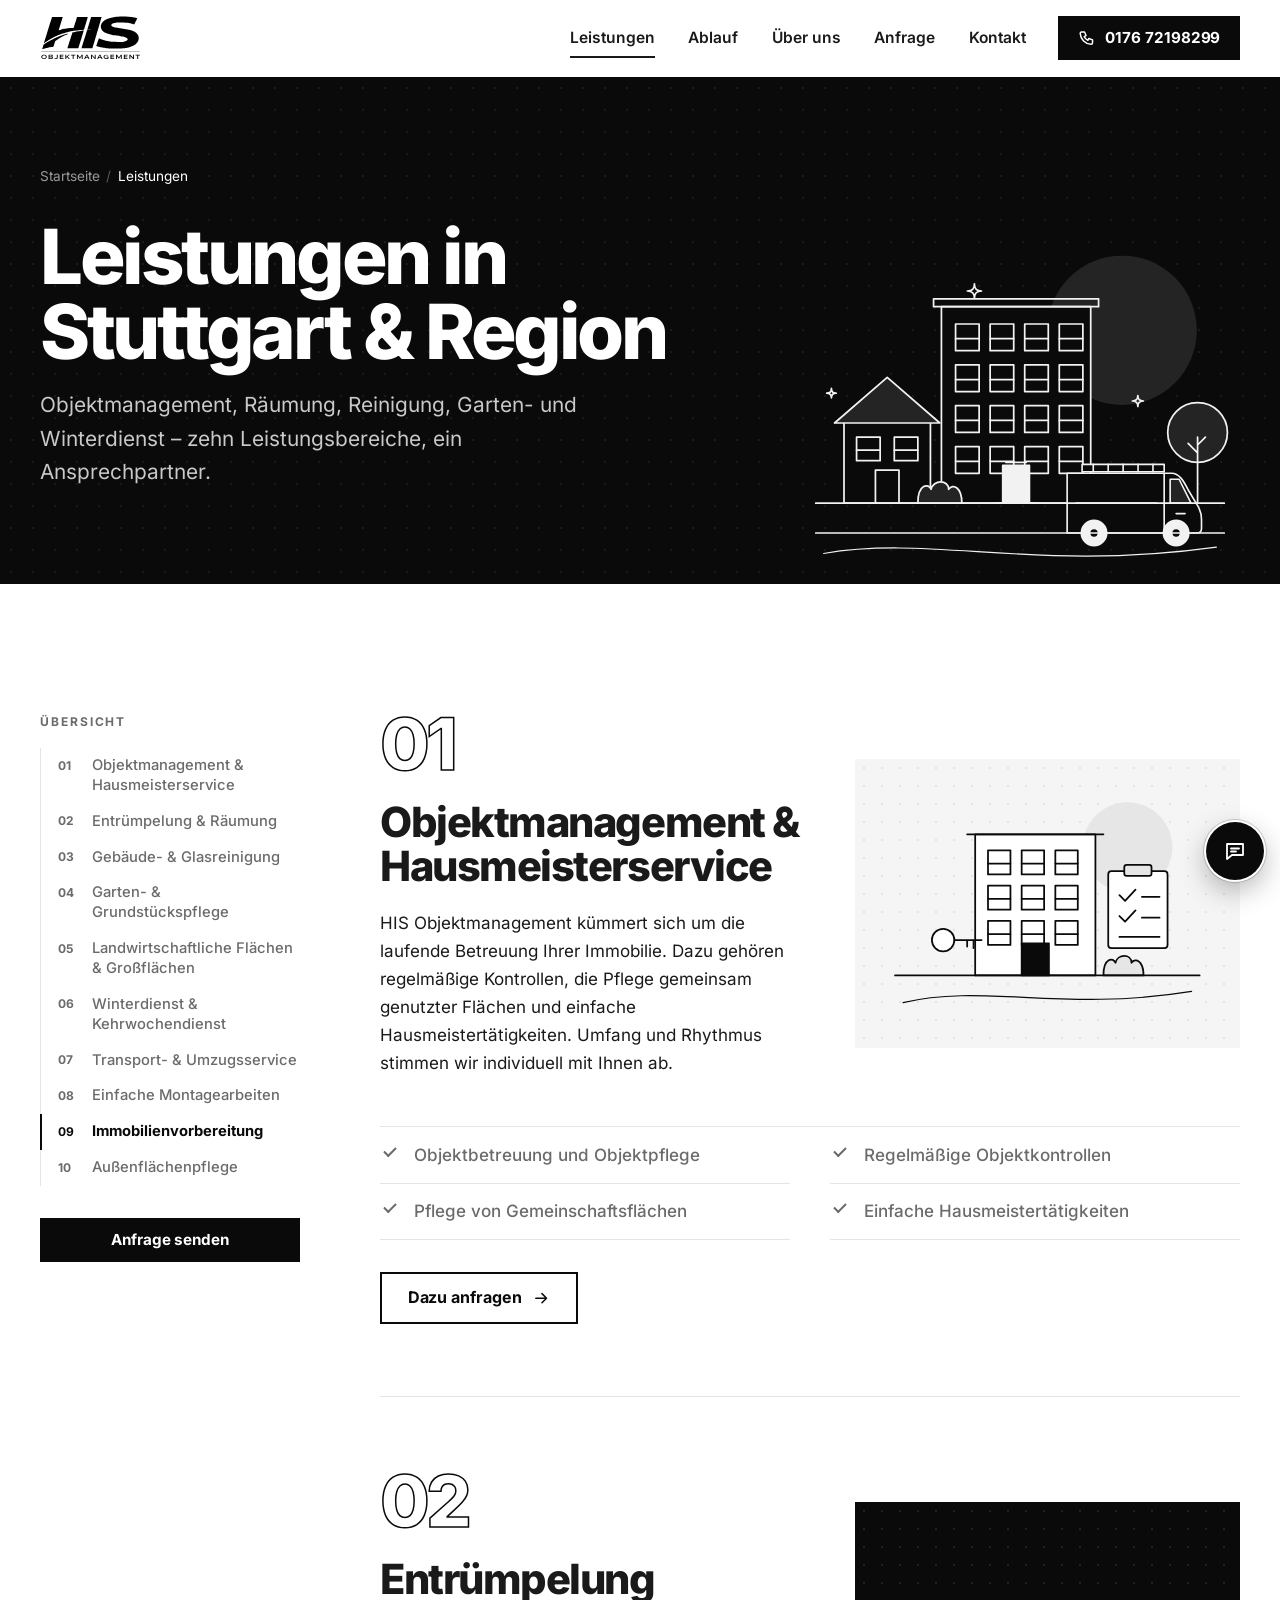
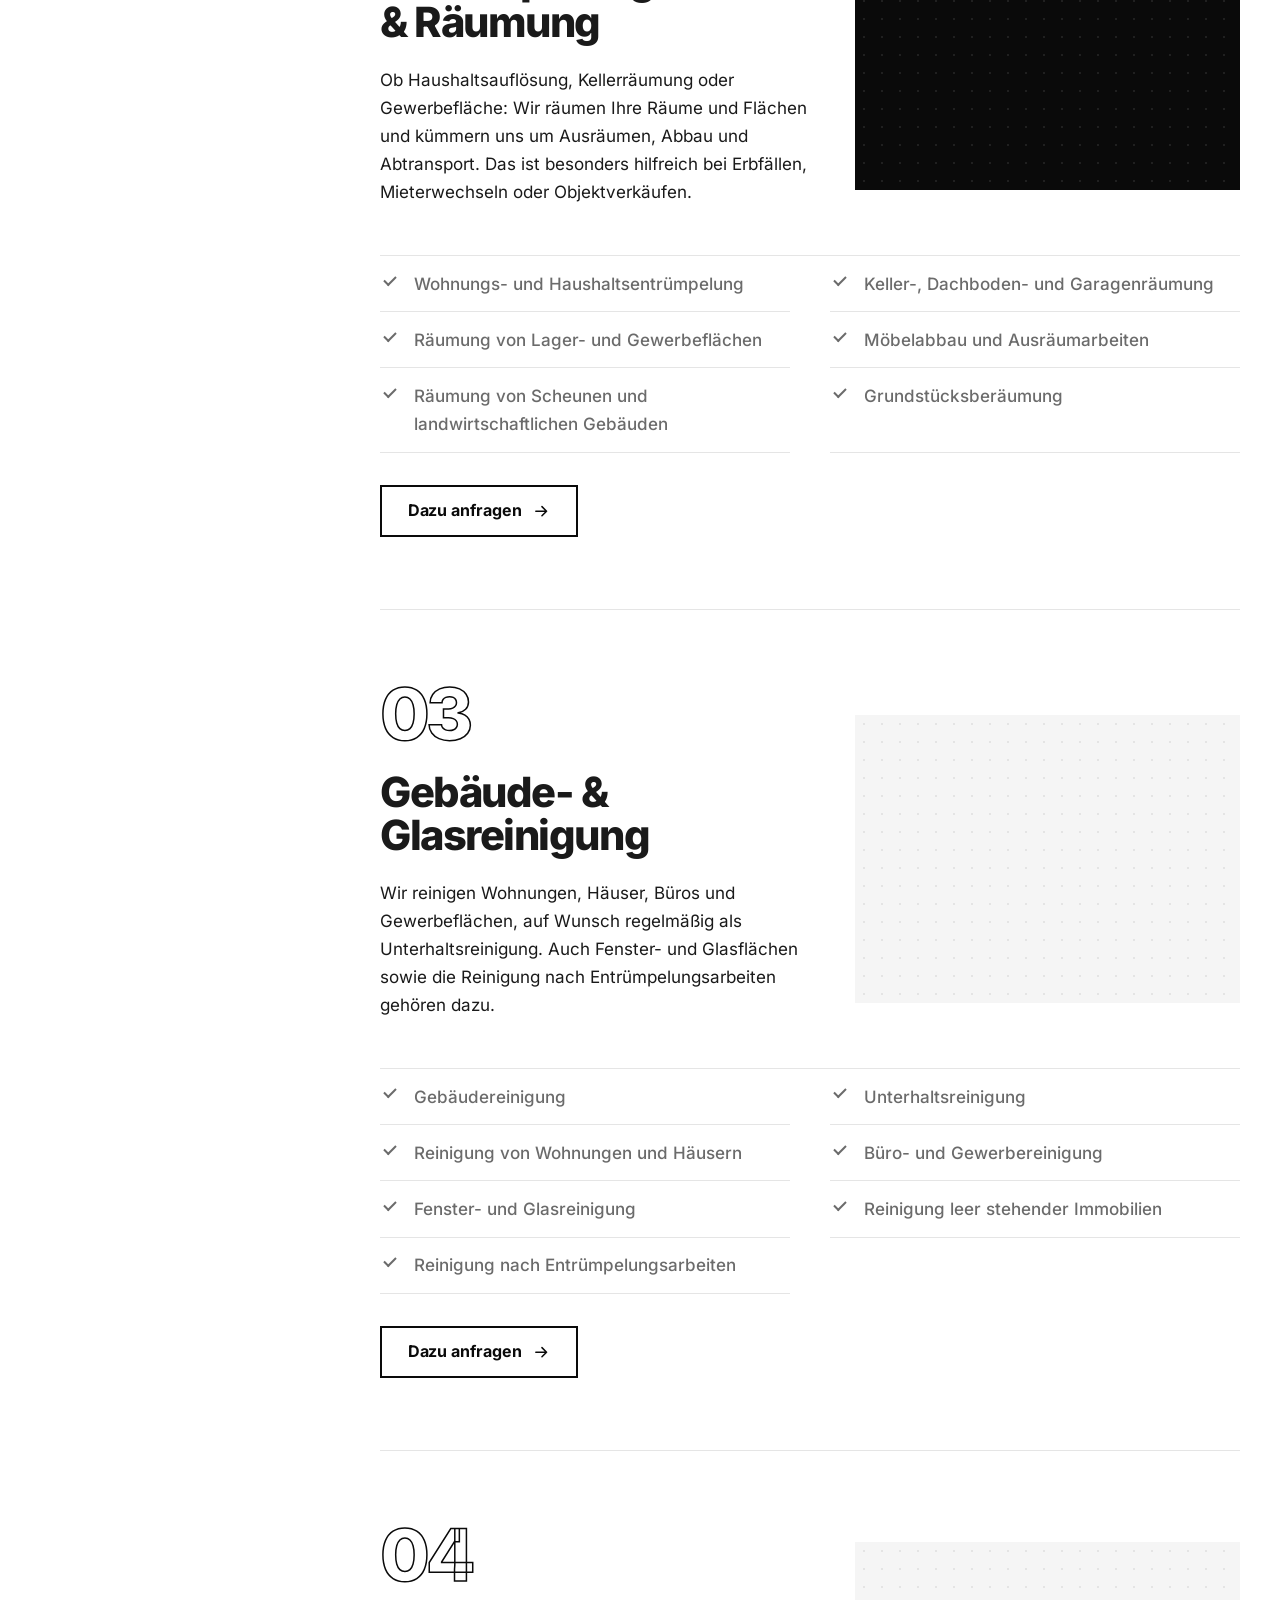
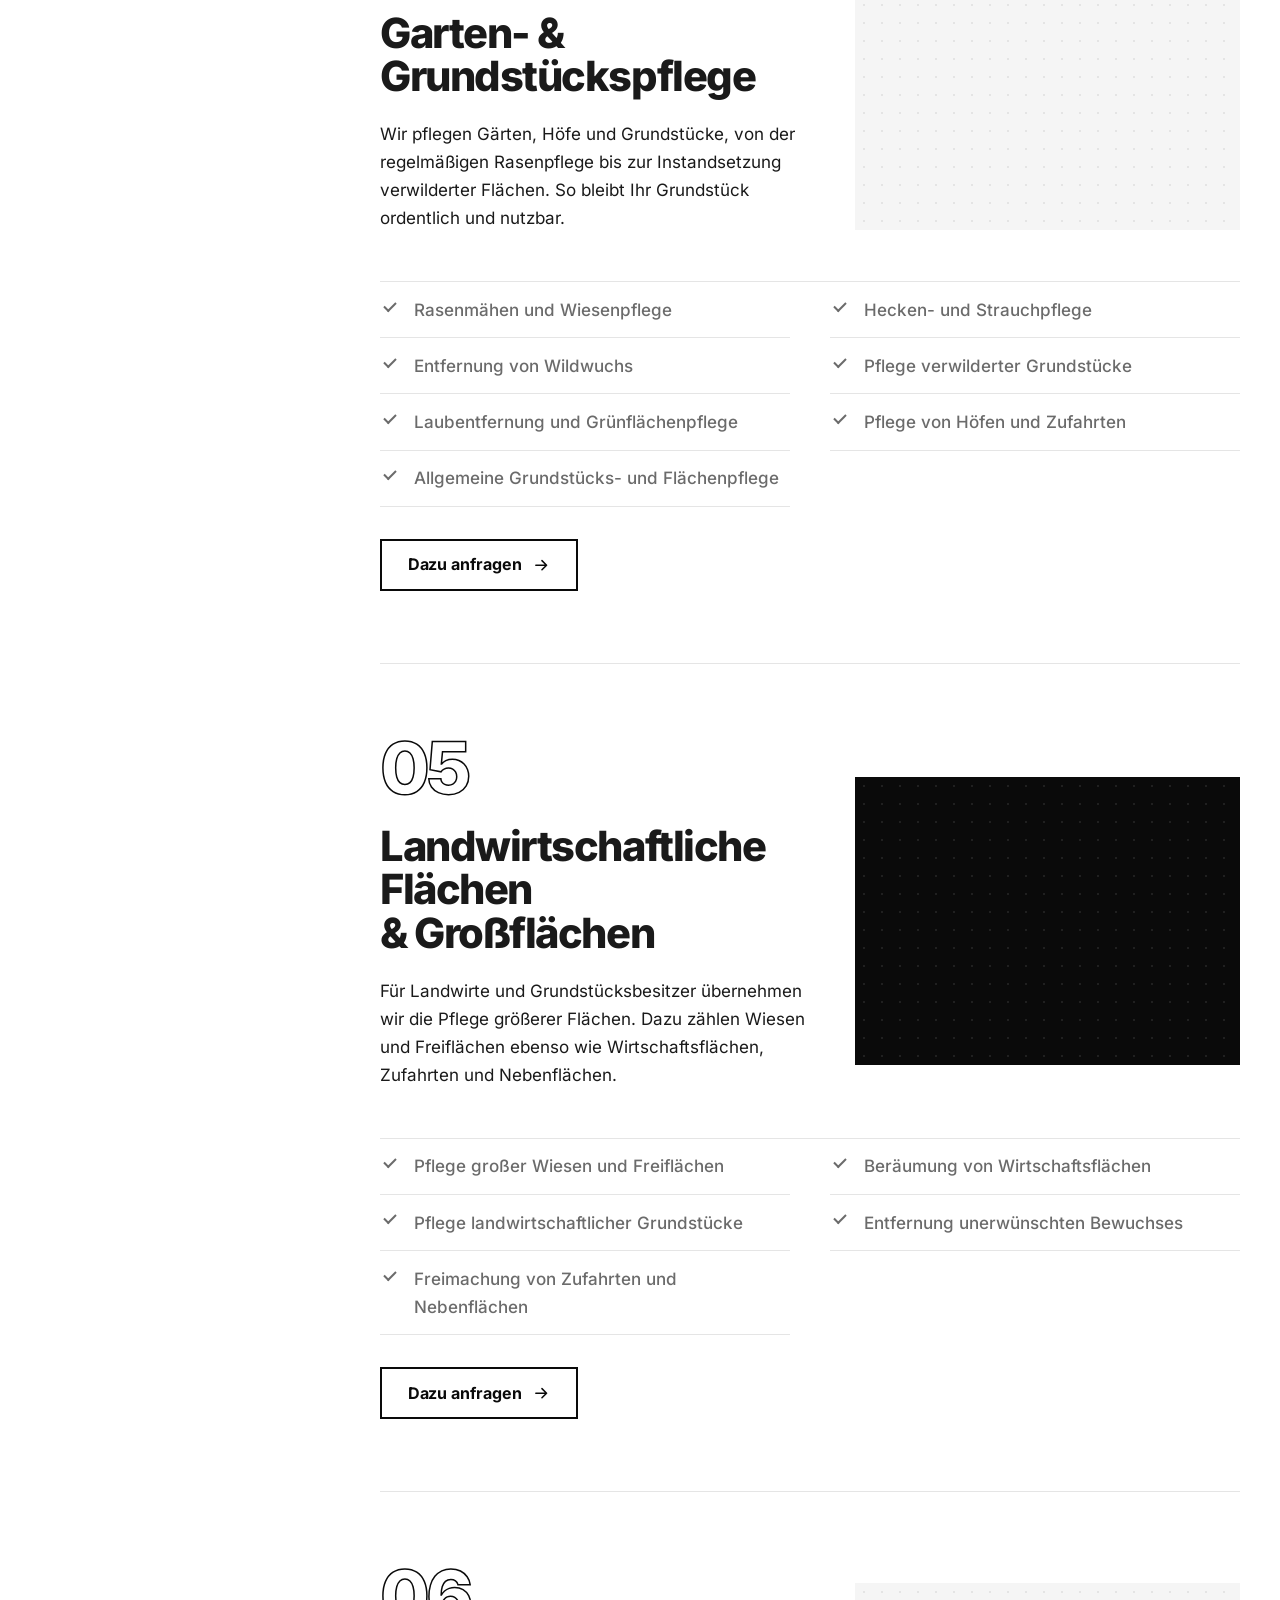
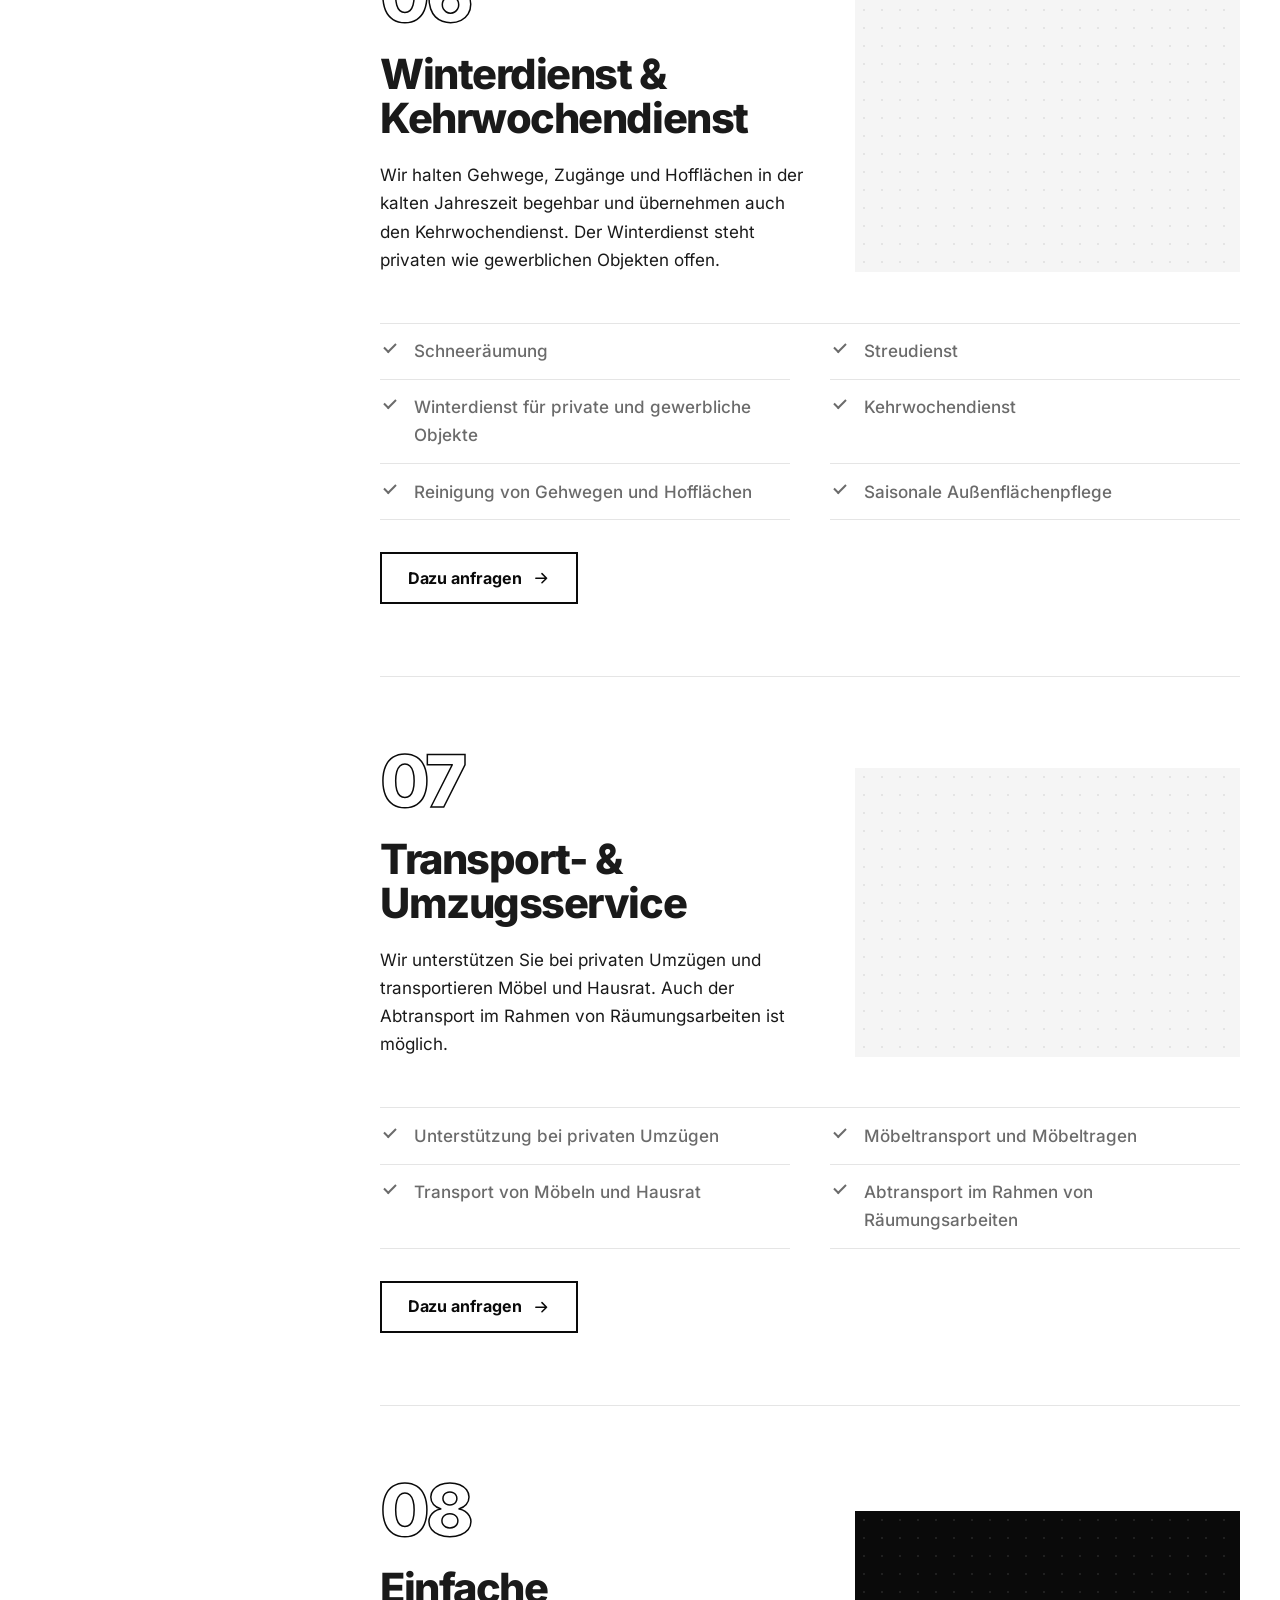
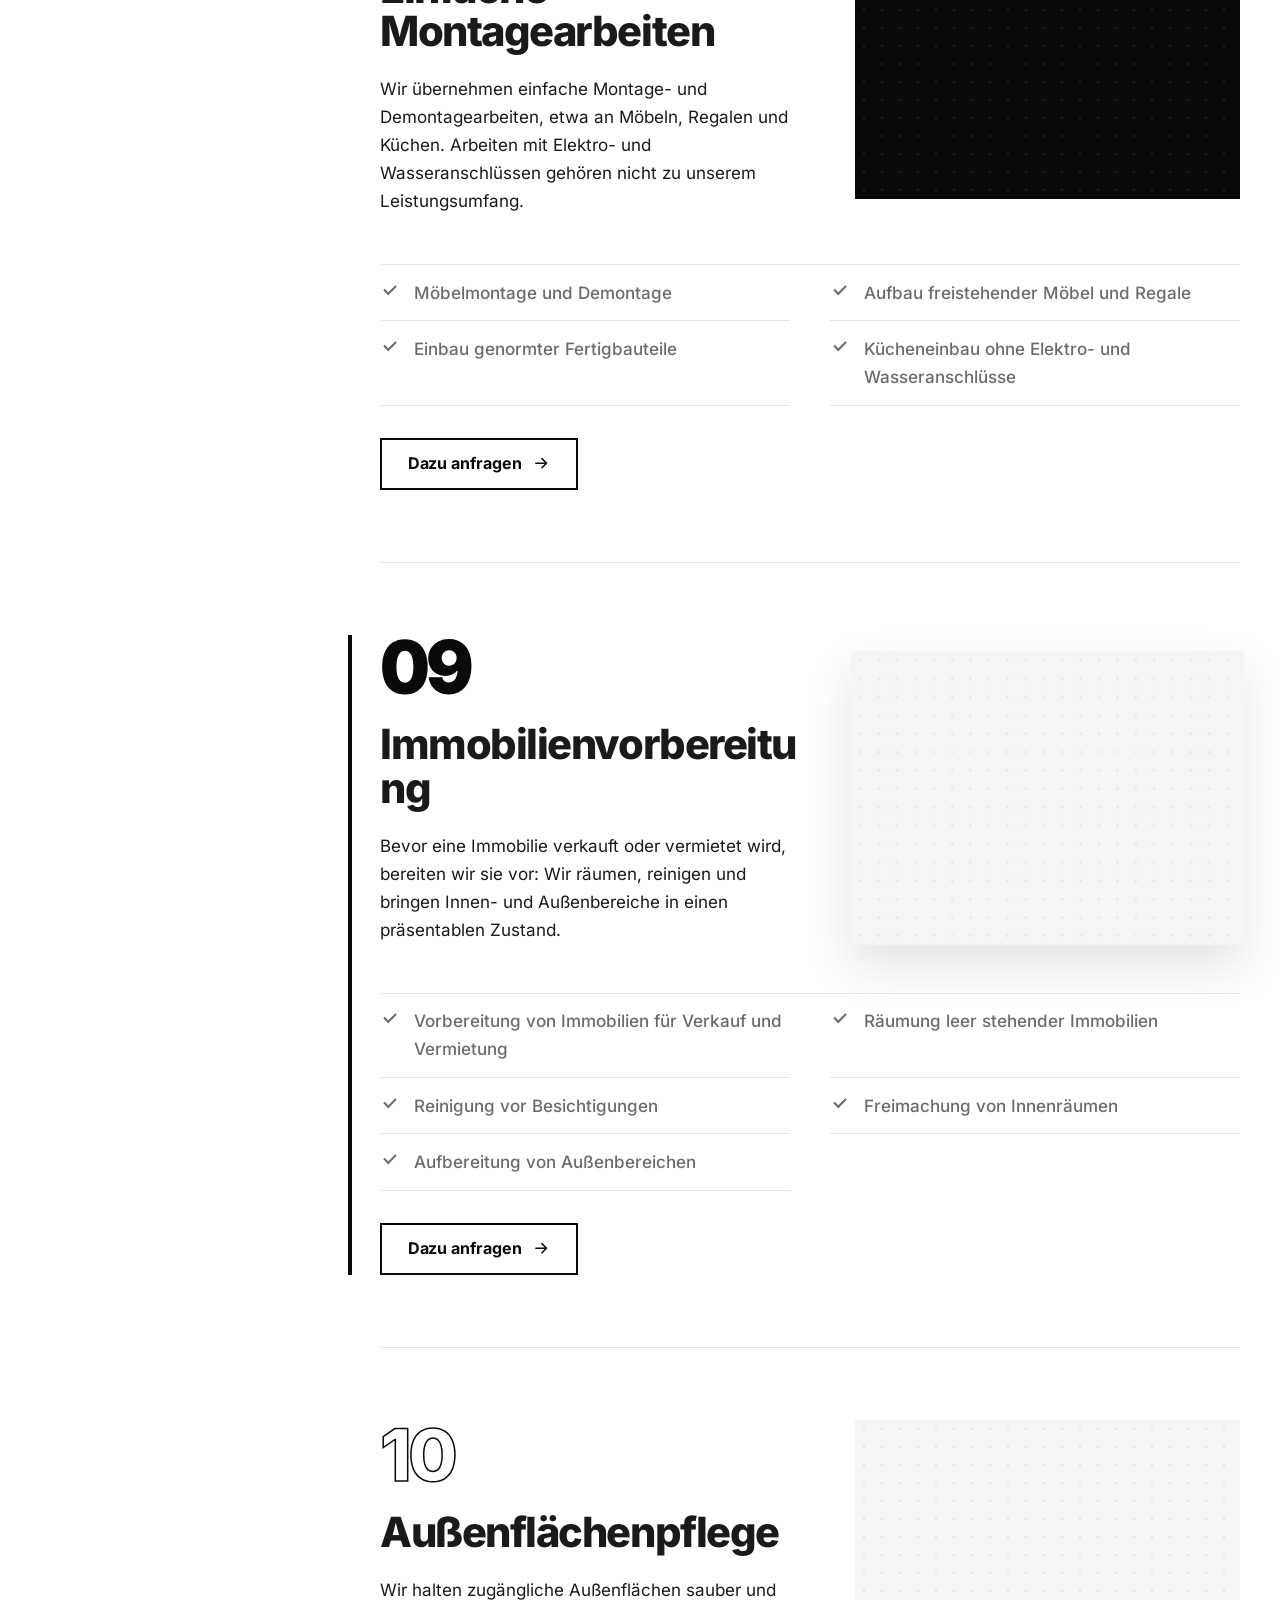
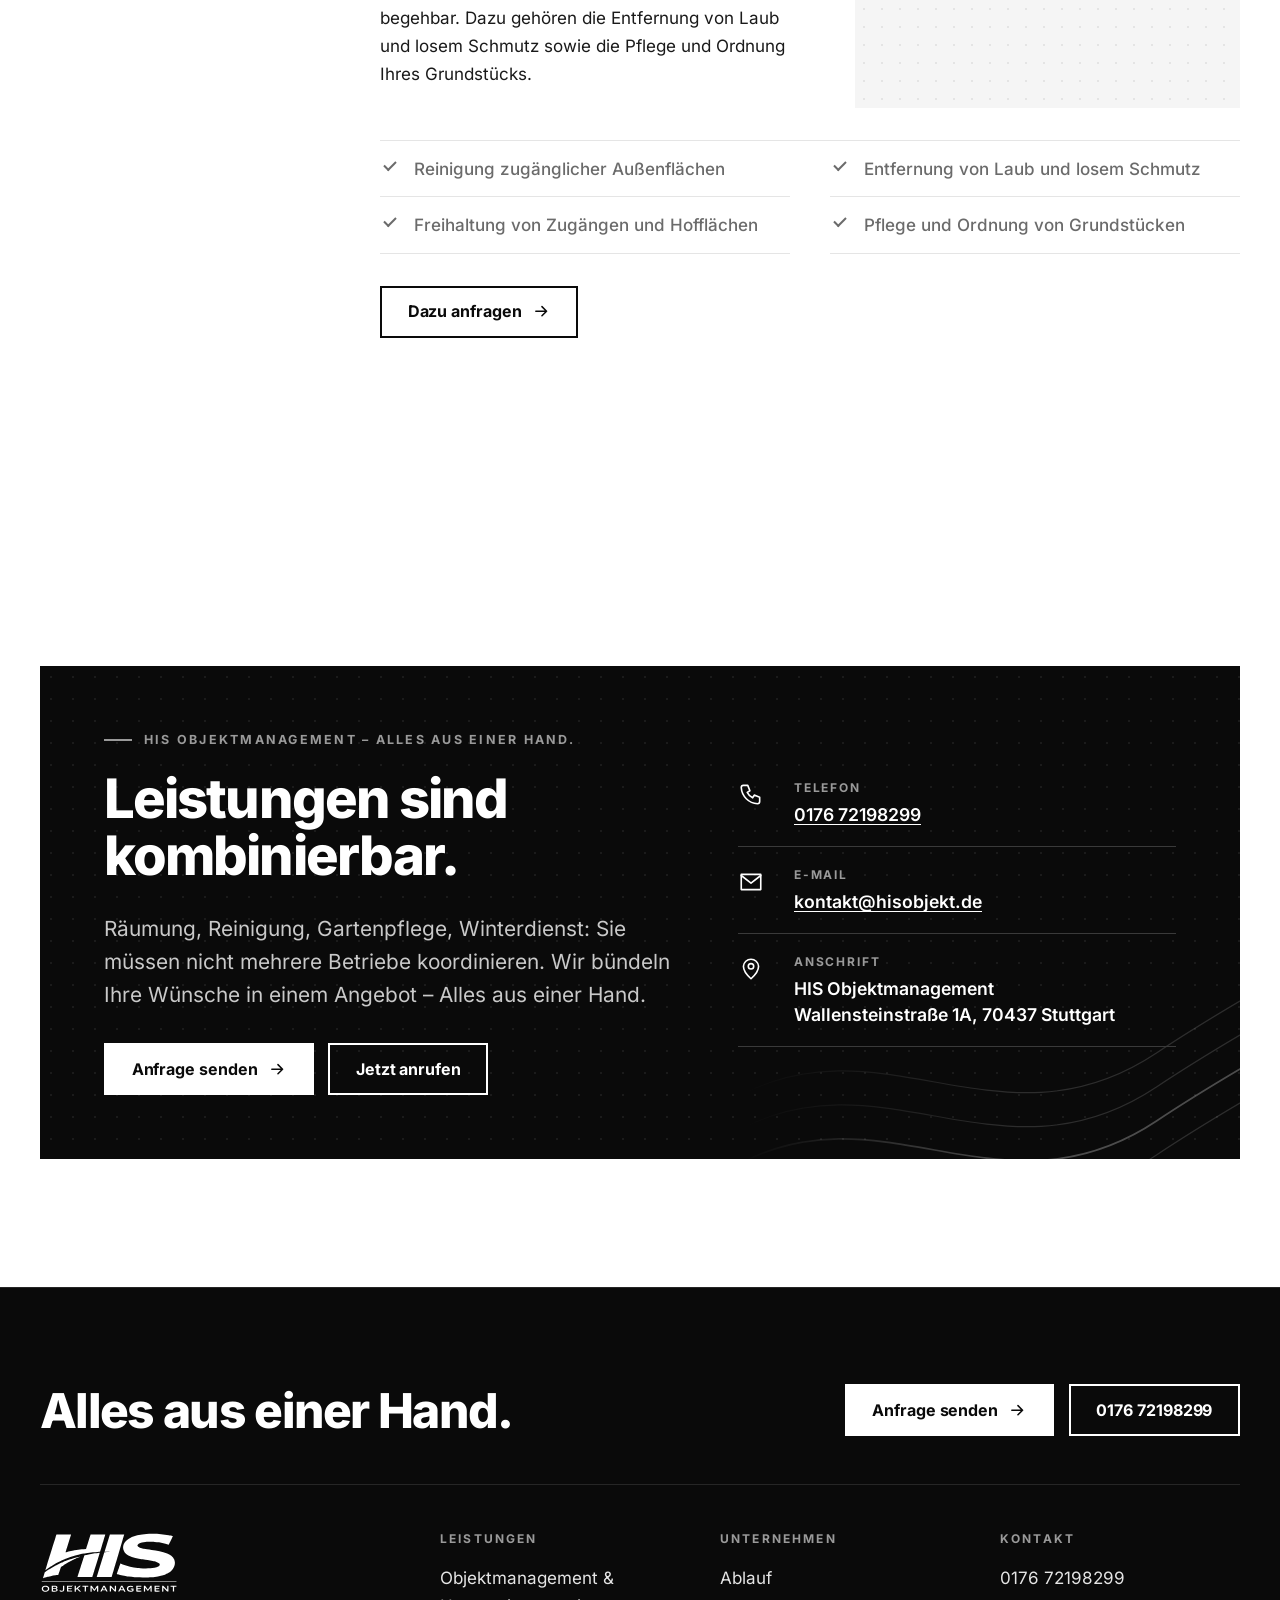
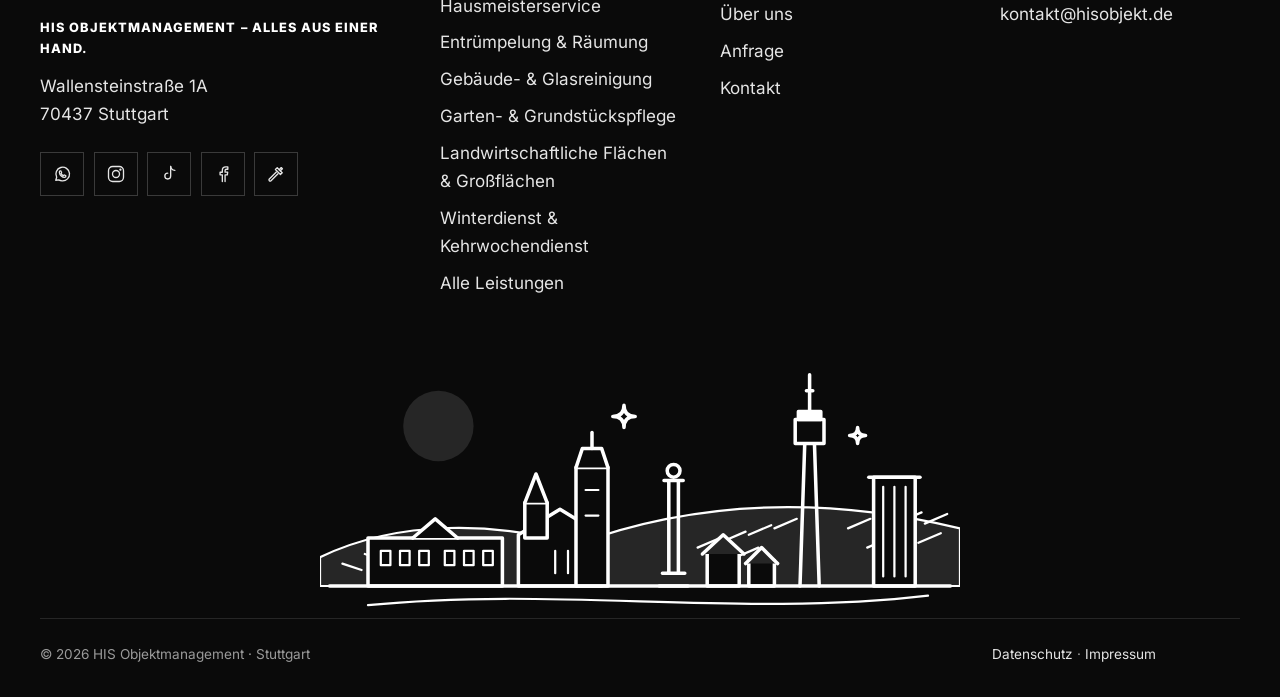
<file: leistungen.html>
<!DOCTYPE html>
<html lang="de">
<head>
<meta charset="utf-8">
<!-- Cookiebot (Einwilligungsverwaltung) – muss das erste Skript im head bleiben -->
<script id="Cookiebot" src="https://consent.cookiebot.com/uc.js" data-cbid="2ecfaec8-f294-4daf-8027-08237994d170" data-blockingmode="auto" type="text/javascript"></script>
<meta name="viewport" content="width=device-width, initial-scale=1, viewport-fit=cover">
<title>Hausmeister, Entrümpelung, Reinigung in Stuttgart | HIS</title>
<meta name="description" content="Alle Leistungen von HIS Objektmanagement in Stuttgart: Hausmeisterservice, Entrümpelung, Gebäudereinigung, Gartenpflege, Winterdienst, Umzug, Montage und mehr.">
<link rel="canonical" href="https://hisobjekt.de/leistungen.html">
<link rel="preload" href="assets/fonts/inter-latin-wght.woff2" as="font" type="font/woff2" crossorigin>
<link rel="icon" href="favicon.ico" sizes="32x32">
<link rel="icon" href="assets/icons/icon.svg" type="image/svg+xml">
<link rel="apple-touch-icon" href="assets/icons/apple-touch-icon.png">
<link rel="manifest" href="site.webmanifest">
<meta property="og:type" content="website">
<meta property="og:locale" content="de_DE">
<meta property="og:site_name" content="HIS Objektmanagement">
<meta property="og:title" content="Hausmeister, Entrümpelung, Reinigung in Stuttgart | HIS">
<meta property="og:description" content="Alle Leistungen von HIS Objektmanagement in Stuttgart: Hausmeisterservice, Entrümpelung, Gebäudereinigung, Gartenpflege, Winterdienst, Umzug, Montage und mehr.">
<meta property="og:url" content="https://hisobjekt.de/leistungen.html">
<meta property="og:image" content="https://hisobjekt.de/assets/og-image.png">
<meta property="og:image:width" content="1200">
<meta property="og:image:height" content="630">
<meta property="og:image:alt" content="Logo HIS Objektmanagement">
<meta name="twitter:card" content="summary_large_image">
<meta name="theme-color" content="#0A0A0A">
<meta name="format-detection" content="telephone=no">
<link rel="stylesheet" href="style.css">
<script>document.documentElement.classList.add('js');</script>
<script type="application/ld+json">[{"@context": "https://schema.org", "@type": "HomeAndConstructionBusiness", "@id": "https://hisobjekt.de/#business", "name": "HIS Objektmanagement", "slogan": "Alles aus einer Hand.", "url": "https://hisobjekt.de/", "logo": "https://hisobjekt.de/assets/icons/icon-512.png", "image": "https://hisobjekt.de/assets/og-image.png", "telephone": "+49 176 72198299", "email": "kontakt@hisobjekt.de", "address": {"@type": "PostalAddress", "streetAddress": "Wallensteinstraße 1A", "postalCode": "70437", "addressLocality": "Stuttgart", "addressRegion": "Baden-Württemberg", "addressCountry": "DE"}, "areaServed": [{"@type": "City", "name": "Stuttgart"}, {"@type": "AdministrativeArea", "name": "Region Stuttgart"}], "description": "Objektmanagement, Hausmeister-, Räumungs-, Reinigungs-, Garten- und Winterdienste im Raum Stuttgart.", "knowsAbout": ["Objektmanagement & Hausmeisterservice", "Entrümpelung & Räumung", "Gebäude- & Glasreinigung", "Garten- & Grundstückspflege", "Landwirtschaftliche Flächen & Großflächen", "Winterdienst & Kehrwochendienst", "Transport- & Umzugsservice", "Einfache Montagearbeiten", "Immobilienvorbereitung", "Außenflächenpflege"], "sameAs": ["https://www.instagram.com/his.objekt/", "https://www.tiktok.com/@his.objektmanagement", "https://www.facebook.com/61596001737027/", "https://www.my-hammer.de/auftragnehmer/his-objektmanagement"], "hasOfferCatalog": {"@type": "OfferCatalog", "name": "Leistungen", "itemListElement": [{"@type": "Offer", "itemOffered": {"@type": "Service", "name": "Objektmanagement & Hausmeisterservice", "description": "HIS Objektmanagement kümmert sich um die laufende Betreuung Ihrer Immobilie. Dazu gehören regelmäßige Kontrollen, die Pflege gemeinsam genutzter Flächen und einfache Hausmeistertätigkeiten. Umfang und Rhythmus stimmen wir individuell mit Ihnen ab.", "areaServed": "Stuttgart", "url": "https://hisobjekt.de/leistungen.html#objektmanagement"}}, {"@type": "Offer", "itemOffered": {"@type": "Service", "name": "Entrümpelung & Räumung", "description": "Ob Haushaltsauflösung, Kellerräumung oder Gewerbefläche: Wir räumen Ihre Räume und Flächen und kümmern uns um Ausräumen, Abbau und Abtransport. Das ist besonders hilfreich bei Erbfällen, Mieterwechseln oder Objektverkäufen.", "areaServed": "Stuttgart", "url": "https://hisobjekt.de/leistungen.html#entruempelung"}}, {"@type": "Offer", "itemOffered": {"@type": "Service", "name": "Gebäude- & Glasreinigung", "description": "Wir reinigen Wohnungen, Häuser, Büros und Gewerbeflächen, auf Wunsch regelmäßig als Unterhaltsreinigung. Auch Fenster- und Glasflächen sowie die Reinigung nach Entrümpelungsarbeiten gehören dazu.", "areaServed": "Stuttgart", "url": "https://hisobjekt.de/leistungen.html#reinigung"}}, {"@type": "Offer", "itemOffered": {"@type": "Service", "name": "Garten- & Grundstückspflege", "description": "Wir pflegen Gärten, Höfe und Grundstücke, von der regelmäßigen Rasenpflege bis zur Instandsetzung verwilderter Flächen. So bleibt Ihr Grundstück ordentlich und nutzbar.", "areaServed": "Stuttgart", "url": "https://hisobjekt.de/leistungen.html#garten"}}, {"@type": "Offer", "itemOffered": {"@type": "Service", "name": "Landwirtschaftliche Flächen & Großflächen", "description": "Für Landwirte und Grundstücksbesitzer übernehmen wir die Pflege größerer Flächen. Dazu zählen Wiesen und Freiflächen ebenso wie Wirtschaftsflächen, Zufahrten und Nebenflächen.", "areaServed": "Stuttgart", "url": "https://hisobjekt.de/leistungen.html#landwirtschaft"}}, {"@type": "Offer", "itemOffered": {"@type": "Service", "name": "Winterdienst & Kehrwochendienst", "description": "Wir halten Gehwege, Zugänge und Hofflächen in der kalten Jahreszeit begehbar und übernehmen auch den Kehrwochendienst. Der Winterdienst steht privaten wie gewerblichen Objekten offen.", "areaServed": "Stuttgart", "url": "https://hisobjekt.de/leistungen.html#winterdienst"}}, {"@type": "Offer", "itemOffered": {"@type": "Service", "name": "Transport- & Umzugsservice", "description": "Wir unterstützen Sie bei privaten Umzügen und transportieren Möbel und Hausrat. Auch der Abtransport im Rahmen von Räumungsarbeiten ist möglich.", "areaServed": "Stuttgart", "url": "https://hisobjekt.de/leistungen.html#transport"}}, {"@type": "Offer", "itemOffered": {"@type": "Service", "name": "Einfache Montagearbeiten", "description": "Wir übernehmen einfache Montage- und Demontagearbeiten, etwa an Möbeln, Regalen und Küchen. Arbeiten mit Elektro- und Wasseranschlüssen gehören nicht zu unserem Leistungsumfang.", "areaServed": "Stuttgart", "url": "https://hisobjekt.de/leistungen.html#montage"}}, {"@type": "Offer", "itemOffered": {"@type": "Service", "name": "Immobilienvorbereitung", "description": "Bevor eine Immobilie verkauft oder vermietet wird, bereiten wir sie vor: Wir räumen, reinigen und bringen Innen- und Außenbereiche in einen präsentablen Zustand.", "areaServed": "Stuttgart", "url": "https://hisobjekt.de/leistungen.html#immobilienvorbereitung"}}, {"@type": "Offer", "itemOffered": {"@type": "Service", "name": "Außenflächenpflege", "description": "Wir halten zugängliche Außenflächen sauber und begehbar. Dazu gehören die Entfernung von Laub und losem Schmutz sowie die Pflege und Ordnung Ihres Grundstücks.", "areaServed": "Stuttgart", "url": "https://hisobjekt.de/leistungen.html#aussenflaechen"}}]}}, {"@context": "https://schema.org", "@type": "ItemList", "name": "Leistungen von HIS Objektmanagement", "itemListElement": [{"@type": "ListItem", "position": 1, "name": "Objektmanagement & Hausmeisterservice", "url": "https://hisobjekt.de/leistungen.html#objektmanagement"}, {"@type": "ListItem", "position": 2, "name": "Entrümpelung & Räumung", "url": "https://hisobjekt.de/leistungen.html#entruempelung"}, {"@type": "ListItem", "position": 3, "name": "Gebäude- & Glasreinigung", "url": "https://hisobjekt.de/leistungen.html#reinigung"}, {"@type": "ListItem", "position": 4, "name": "Garten- & Grundstückspflege", "url": "https://hisobjekt.de/leistungen.html#garten"}, {"@type": "ListItem", "position": 5, "name": "Landwirtschaftliche Flächen & Großflächen", "url": "https://hisobjekt.de/leistungen.html#landwirtschaft"}, {"@type": "ListItem", "position": 6, "name": "Winterdienst & Kehrwochendienst", "url": "https://hisobjekt.de/leistungen.html#winterdienst"}, {"@type": "ListItem", "position": 7, "name": "Transport- & Umzugsservice", "url": "https://hisobjekt.de/leistungen.html#transport"}, {"@type": "ListItem", "position": 8, "name": "Einfache Montagearbeiten", "url": "https://hisobjekt.de/leistungen.html#montage"}, {"@type": "ListItem", "position": 9, "name": "Immobilienvorbereitung", "url": "https://hisobjekt.de/leistungen.html#immobilienvorbereitung"}, {"@type": "ListItem", "position": 10, "name": "Außenflächenpflege", "url": "https://hisobjekt.de/leistungen.html#aussenflaechen"}]}, {"@context": "https://schema.org", "@type": "BreadcrumbList", "itemListElement": [{"@type": "ListItem", "position": 1, "name": "Startseite", "item": "https://hisobjekt.de/"}, {"@type": "ListItem", "position": 2, "name": "Leistungen", "item": "https://hisobjekt.de/leistungen.html"}]}]</script>
</head>
<body>
<a class="skip-link" href="#main">Zum Inhalt springen</a>
<header class="site-header">
  <div class="wrap header-inner">
    <a class="logo" href="index.html" aria-label="HIS Objektmanagement – zur Startseite"><img src="assets/HIS-logo-schwarz.svg" width="1899" height="828" alt="HIS Objektmanagement"></a>
    <nav class="nav" id="site-nav" aria-label="Hauptnavigation">
      <ul class="nav-list"><li><a href="leistungen.html" aria-current="page">Leistungen</a></li><li><a href="ablauf.html">Ablauf</a></li><li><a href="ueber-uns.html">Über uns</a></li><li><a href="anfrage.html">Anfrage</a></li><li><a href="kontakt.html">Kontakt</a></li></ul>
      <div class="nav-extra"><a class="btn" href="tel:+4917672198299"><svg class="" viewBox="0 0 24 24" aria-hidden="true" focusable="false"><path d="M5 4h4l2 5-2.5 1.5a11 11 0 005 5L15 13l5 2v4a2 2 0 01-2 2A16 16 0 013 6a2 2 0 012-2z"/></svg>0176 72198299</a><a class="btn btn-outline" href="mailto:kontakt@hisobjekt.de">kontakt@hisobjekt.de</a></div>
      <div class="nav-city illu-anim" aria-hidden="true"><svg class="illu" viewBox="0 0 400 160" role="img" aria-label="Illustration: Stuttgarter Stadtsilhouette mit Fernsehturm, Stiftskirche und Weinbergen" focusable="false"><circle pathLength="1" class="f1" cx="74" cy="40" r="22"/><path pathLength="1" class="f1 s thin" d="M0 122 C50 98 110 100 160 114 C220 92 300 80 400 104 V140 H0 Z"/><path pathLength="1" class="s thin" d="M236 116 l14 -6"/><path pathLength="1" class="s thin" d="M252 112 l14 -6"/><path pathLength="1" class="s thin" d="M268 108 l14 -6"/><path pathLength="1" class="s thin" d="M284 104 l14 -6"/><path pathLength="1" class="s thin" d="M330 104 l14 -6"/><path pathLength="1" class="s thin" d="M346 101 l14 -6"/><path pathLength="1" class="s thin" d="M362 100 l14 -6"/><path pathLength="1" class="s thin" d="M378 101 l14 -6"/><path pathLength="1" class="s thin" d="M244 126 l14 -6"/><path pathLength="1" class="s thin" d="M260 122 l14 -6"/><path pathLength="1" class="s thin" d="M342 116 l14 -6"/><path pathLength="1" class="s thin" d="M358 113 l14 -6"/><path pathLength="1" class="s thin" d="M374 113 l14 -6"/><path pathLength="1" class="s thin" d="M14 126 l12 4"/><path pathLength="1" class="s thin" d="M28 120 l12 4"/><path pathLength="1" class="s thin" d="M42 115 l12 4"/><path pathLength="1" class="s thin" d="M56 112 l12 4"/><rect pathLength="1" class="f2 s" x="30" y="110" width="84" height="30"/><path pathLength="1" class="f2 s" d="M58 110 L72 98 L86 110"/><rect pathLength="1" class="s thin" x="38" y="118" width="6" height="9"/><rect pathLength="1" class="s thin" x="50" y="118" width="6" height="9"/><rect pathLength="1" class="s thin" x="62" y="118" width="6" height="9"/><rect pathLength="1" class="s thin" x="78" y="118" width="6" height="9"/><rect pathLength="1" class="s thin" x="90" y="118" width="6" height="9"/><rect pathLength="1" class="s thin" x="102" y="118" width="6" height="9"/><path pathLength="1" class="f2 s" d="M124 140 V108 L150 92 L176 108 V140 Z"/><rect pathLength="1" class="f2 s" x="160" y="66" width="20" height="74"/><path pathLength="1" class="f2 s" d="M160 66 L164 54 H176 L180 66"/><path pathLength="1" class="s" d="M170 54 V44"/><rect pathLength="1" class="f2 s" x="128" y="88" width="14" height="22"/><path pathLength="1" class="f2 s" d="M128 88 L135 70 L142 88"/><path pathLength="1" class="s thin" d="M166 80 h8 M166 96 h8 M147 118 v14 M155 118 v14"/><path pathLength="1" class="s" d="M212 140 H230 M214 132 H228 M218 132 V74 M224 132 V74 M215 74 H227"/><circle pathLength="1" class="f2 s" cx="221" cy="68" r="4"/><rect pathLength="1" class="f2 s" x="242" y="118" width="20" height="22"/><path pathLength="1" class="f1 s" d="M239 120 L252 108 L265 120"/><rect pathLength="1" class="f2 s" x="268" y="124" width="16" height="16"/><path pathLength="1" class="f1 s" d="M266 126 L276 116 L286 126"/><path pathLength="1" class="s" d="M300 140 L303 50 M312 140 L309 50"/><rect pathLength="1" class="f2 s" x="297" y="36" width="18" height="15"/><rect pathLength="1" class="f3 s" x="299" y="31" width="14" height="5"/><path pathLength="1" class="s" d="M306 31 V8 M304 18 h4"/><rect pathLength="1" class="f2 s" x="346" y="72" width="26" height="68"/><path pathLength="1" class="s thin" d="M352 78 v56 M359 78 v56 M366 78 v56"/><path pathLength="1" class="s" d="M343 72 H375"/><path pathLength="1" class="s" d="M6 140 H394"/><path pathLength="1" class="s thin" d="M30 152 C150 140 260 160 380 146"/><path pathLength="1" class="s tw" d="M190 27 Q190 34 197 34 Q190 34 190 41 Q190 34 183 34 Q190 34 190 27 Z"/><path pathLength="1" class="s tw" d="M336 41 Q336 46 341 46 Q336 46 336 51 Q336 46 331 46 Q336 46 336 41 Z"/></svg><p>Für Sie im Einsatz in <strong>Stuttgart &amp; Region</strong></p></div>
    </nav>
    <div class="header-cta">
      <a class="btn btn-sm" href="tel:+4917672198299" aria-label="Anrufen: 0176 72198299"><svg class="" viewBox="0 0 24 24" aria-hidden="true" focusable="false"><path d="M5 4h4l2 5-2.5 1.5a11 11 0 005 5L15 13l5 2v4a2 2 0 01-2 2A16 16 0 013 6a2 2 0 012-2z"/></svg>0176 72198299</a>
      <button class="nav-toggle" type="button" aria-expanded="false" aria-controls="site-nav" aria-label="Menü öffnen"><span></span></button>
    </div>
  </div>
</header>
<main id="main">
<section class="page-hero dark" aria-labelledby="page-h">
  <svg class="hero-art" viewBox="0 0 800 560" aria-hidden="true" focusable="false">
<path  style="--d:0s" d="M0 470 C 170 380, 310 540, 490 420 S 740 300, 800 160"/>
<path class="strong" style="--d:.2s" d="M0 430 C 170 340, 310 500, 490 380 S 740 260, 800 120"/>
<path  style="--d:.4s" d="M0 390 C 170 300, 310 460, 490 340 S 740 220, 800 80"/>
<path  style="--d:.6s" d="M0 350 C 170 260, 310 420, 490 300 S 740 180, 800 40"/>
</svg>
  <div class="page-hero-illu" data-parallax="0.12" aria-hidden="true"><svg class="illu" viewBox="0 0 560 420" role="img" aria-label="Illustration: Wohnhaus, Einfamilienhaus, Baum und Transporter" focusable="false"><circle pathLength="1" class="f1" cx="410" cy="120" r="95"/><rect pathLength="1" class="f2 s" x="180" y="90" width="190" height="250"/><path pathLength="1" class="s" d="M170 90 H380 M170 90 V80 H380 V90"/><rect pathLength="1" class="f2 s" x="198" y="112" width="30" height="34"/><path pathLength="1" class="s" d="M198 130.7 H228"/><rect pathLength="1" class="f2 s" x="242" y="112" width="30" height="34"/><path pathLength="1" class="s" d="M242 130.7 H272"/><rect pathLength="1" class="f2 s" x="286" y="112" width="30" height="34"/><path pathLength="1" class="s" d="M286 130.7 H316"/><rect pathLength="1" class="f2 s" x="330" y="112" width="30" height="34"/><path pathLength="1" class="s" d="M330 130.7 H360"/><rect pathLength="1" class="f2 s" x="198" y="164" width="30" height="34"/><path pathLength="1" class="s" d="M198 182.7 H228"/><rect pathLength="1" class="f2 s" x="242" y="164" width="30" height="34"/><path pathLength="1" class="s" d="M242 182.7 H272"/><rect pathLength="1" class="f2 s" x="286" y="164" width="30" height="34"/><path pathLength="1" class="s" d="M286 182.7 H316"/><rect pathLength="1" class="f2 s" x="330" y="164" width="30" height="34"/><path pathLength="1" class="s" d="M330 182.7 H360"/><rect pathLength="1" class="f2 s" x="198" y="216" width="30" height="34"/><path pathLength="1" class="s" d="M198 234.7 H228"/><rect pathLength="1" class="f2 s" x="242" y="216" width="30" height="34"/><path pathLength="1" class="s" d="M242 234.7 H272"/><rect pathLength="1" class="f2 s" x="286" y="216" width="30" height="34"/><path pathLength="1" class="s" d="M286 234.7 H316"/><rect pathLength="1" class="f2 s" x="330" y="216" width="30" height="34"/><path pathLength="1" class="s" d="M330 234.7 H360"/><rect pathLength="1" class="f2 s" x="198" y="268" width="30" height="34"/><path pathLength="1" class="s" d="M198 286.7 H228"/><rect pathLength="1" class="f2 s" x="242" y="268" width="30" height="34"/><path pathLength="1" class="s" d="M242 286.7 H272"/><rect pathLength="1" class="f2 s" x="286" y="268" width="30" height="34"/><path pathLength="1" class="s" d="M286 286.7 H316"/><rect pathLength="1" class="f2 s" x="330" y="268" width="30" height="34"/><path pathLength="1" class="s" d="M330 286.7 H360"/><rect pathLength="1" class="f3 s" x="258" y="292" width="34" height="48"/><path pathLength="1" class="s" d="M248 340 h54 M262 288 h26"/><rect pathLength="1" class="f2 s" x="56" y="232" width="110" height="108"/><path pathLength="1" class="f1 s" d="M44 238 L111 180 L178 238 Z"/><rect pathLength="1" class="f2 s" x="72" y="256" width="30" height="30"/><path pathLength="1" class="s" d="M72 272.5 H102"/><rect pathLength="1" class="f2 s" x="120" y="256" width="30" height="30"/><path pathLength="1" class="s" d="M120 272.5 H150"/><rect pathLength="1" class="f2 s" x="96" y="298" width="30" height="42"/><circle pathLength="1" class="f1 s" cx="506" cy="250" r="38"/><path pathLength="1" class="s" d="M506 340 V256 M506 276 l-12 -12 M506 266 l10 -10"/><path pathLength="1" class="f1 s" d="M150 340 c0 -25.2 14.0 -25.2 16.8 -17.639999999999997 c2.8000000000000003 -12.6 22.400000000000002 -12.6 22.400000000000002 0 c5.6000000000000005 -7.56 16.8 -2.52 16.8 17.639999999999997 Z"/><path pathLength="1" class="f1 s" d="M380 340 c0 -19.8 11.0 -19.8 13.2 -13.86 c2.2 -9.9 17.6 -9.9 17.6 0 c4.4 -5.94 13.2 -1.9800000000000002 13.2 13.86 Z"/><g transform="translate(340 378) scale(0.95)"><rect pathLength="1" class="f2 s" x="20" y="-92" width="110" height="10"/><path pathLength="1" class="s" d="M35 -92 v10 M55 -92 v10 M75 -92 v10 M95 -92 v10 M115 -92 v10 M40 -82 v-0"/><path pathLength="1" class="f2 s" d="M0 -80 H130 L140 -80 C150 -80 156 -70 162 -58 L174 -38 C178 -32 180 -26 180 -18 V-6 C180 -2 178 0 174 0 H0 Z"/><path pathLength="1" class="f1 s" d="M138 -72 H150 L166 -40 H138 Z"/><path pathLength="1" class="s" d="M130 -80 V0 M12 -40 H120 M146 -26 h12"/><circle pathLength="1" class="f3 s" cx="36" cy="0" r="17"/><circle pathLength="1" class="f2 s" cx="36" cy="0" r="6"/><circle pathLength="1" class="f3 s" cx="146" cy="0" r="17"/><circle pathLength="1" class="f2 s" cx="146" cy="0" r="6"/></g><path pathLength="1" class="s" d="M20 340 H540"/><path pathLength="1" class="s" d="M20 378 H540"/><path pathLength="1" class="s thin" d="M30 404 C170 380 300 428 530 396"/><path pathLength="1" class="s tw" d="M222 61 Q222 70 231 70 Q222 70 222 79 Q222 70 213 70 Q222 70 222 61 Z"/><path pathLength="1" class="s tw" d="M430 203 Q430 210 437 210 Q430 210 430 217 Q430 210 423 210 Q430 210 430 203 Z"/><path pathLength="1" class="s tw" d="M40 194 Q40 200 46 200 Q40 200 40 206 Q40 200 34 200 Q40 200 40 194 Z"/></svg></div>
  <div class="wrap">
    <nav class="breadcrumb" aria-label="Brotkrumen"><ol><li><a href="index.html">Startseite</a></li><li><span aria-current="page">Leistungen</span></li></ol></nav>
    <h1 id="page-h">Leistungen in Stuttgart &amp; Region</h1>
    <p class="lead">Objektmanagement, Räumung, Reinigung, Garten- und Winterdienst – zehn Leistungsbereiche, ein Ansprechpartner.</p>
  </div>
</section>
<section class="section"><div class="wrap services-layout">
  <aside class="toc" aria-label="Leistungen im Überblick"><p>Übersicht</p><ol><li><a href="#objektmanagement"><span>01</span>Objektmanagement &amp; Hausmeisterservice</a></li><li><a href="#entruempelung"><span>02</span>Entrümpelung &amp; Räumung</a></li><li><a href="#reinigung"><span>03</span>Gebäude- &amp; Glasreinigung</a></li><li><a href="#garten"><span>04</span>Garten- &amp; Grundstückspflege</a></li><li><a href="#landwirtschaft"><span>05</span>Landwirtschaftliche Flächen &amp; Großflächen</a></li><li><a href="#winterdienst"><span>06</span>Winterdienst &amp; Kehrwochendienst</a></li><li><a href="#transport"><span>07</span>Transport- &amp; Umzugsservice</a></li><li><a href="#montage"><span>08</span>Einfache Montagearbeiten</a></li><li><a href="#immobilienvorbereitung"><span>09</span>Immobilienvorbereitung</a></li><li><a href="#aussenflaechen"><span>10</span>Außenflächenpflege</a></li></ol><a class="btn btn-sm" href="anfrage.html">Anfrage senden</a></aside>
  <div>
    <nav class="jump-mobile" aria-label="Leistungen im Überblick"><div class="jump-track"><a href="#objektmanagement"><span>01</span>Objektmanagement &amp; Hausmeisterservice</a><a href="#entruempelung"><span>02</span>Entrümpelung &amp; Räumung</a><a href="#reinigung"><span>03</span>Gebäude- &amp; Glasreinigung</a><a href="#garten"><span>04</span>Garten- &amp; Grundstückspflege</a><a href="#landwirtschaft"><span>05</span>Landwirtschaftliche Flächen &amp; Großflächen</a><a href="#winterdienst"><span>06</span>Winterdienst &amp; Kehrwochendienst</a><a href="#transport"><span>07</span>Transport- &amp; Umzugsservice</a><a href="#montage"><span>08</span>Einfache Montagearbeiten</a><a href="#immobilienvorbereitung"><span>09</span>Immobilienvorbereitung</a><a href="#aussenflaechen"><span>10</span>Außenflächenpflege</a></div><span class="jump-progress" aria-hidden="true"><span></span></span></nav>
<article class="service reveal" id="objektmanagement" aria-labelledby="objektmanagement-h">
  <div class="service-top">
   <div>
    <div class="service-head"><span class="service-no" aria-hidden="true">01</span></div>
    <h2 id="objektmanagement-h">Objektmanagement &amp; Hausmeisterservice</h2>
    <p>HIS Objektmanagement kümmert sich um die laufende Betreuung Ihrer Immobilie. Dazu gehören regelmäßige Kontrollen, die Pflege gemeinsam genutzter Flächen und einfache Hausmeistertätigkeiten. Umfang und Rhythmus stimmen wir individuell mit Ihnen ab.</p>
   </div>
   <figure class="illu-panel illu-anim"><!-- Bild einfügen: Foto kann diese Illustration ersetzen (wird automatisch in Graustufen dargestellt) --><svg class="illu" viewBox="0 0 400 300" role="img" aria-label="Illustration: Gebäude mit Checkliste und Schlüssel" focusable="false"><circle pathLength="1" class="f1" cx="300" cy="80" r="56"/><rect pathLength="1" class="f2 s" x="110" y="64" width="150" height="176"/><path pathLength="1" class="s" d="M100 64 H270"/><rect pathLength="1" class="f2 s" x="126" y="84" width="28" height="30"/><path pathLength="1" class="s" d="M126 100.5 H154"/><rect pathLength="1" class="f2 s" x="168" y="84" width="28" height="30"/><path pathLength="1" class="s" d="M168 100.5 H196"/><rect pathLength="1" class="f2 s" x="210" y="84" width="28" height="30"/><path pathLength="1" class="s" d="M210 100.5 H238"/><rect pathLength="1" class="f2 s" x="126" y="128" width="28" height="30"/><path pathLength="1" class="s" d="M126 144.5 H154"/><rect pathLength="1" class="f2 s" x="168" y="128" width="28" height="30"/><path pathLength="1" class="s" d="M168 144.5 H196"/><rect pathLength="1" class="f2 s" x="210" y="128" width="28" height="30"/><path pathLength="1" class="s" d="M210 144.5 H238"/><rect pathLength="1" class="f2 s" x="126" y="172" width="28" height="30"/><path pathLength="1" class="s" d="M126 188.5 H154"/><rect pathLength="1" class="f2 s" x="168" y="172" width="28" height="30"/><path pathLength="1" class="s" d="M168 188.5 H196"/><rect pathLength="1" class="f2 s" x="210" y="172" width="28" height="30"/><path pathLength="1" class="s" d="M210 188.5 H238"/><rect pathLength="1" class="f3 s" x="168" y="200" width="34" height="40"/><rect pathLength="1" class="f2 s" x="276" y="110" width="74" height="96" rx="4"/><rect pathLength="1" class="f1 s" x="296" y="102" width="34" height="14" rx="3"/><path pathLength="1" class="s" d="M290 140 l7 7 l13 -14 M318 142 h22 M290 166 l7 7 l13 -14 M318 168 h22 M290 192 h50"/><circle pathLength="1" class="f2 s" cx="70" cy="196" r="14"/><path pathLength="1" class="s" d="M84 196 H118 M108 196 v10 M100 196 v8"/><path pathLength="1" class="f1 s" d="M270 240 c0 -22.5 12.5 -22.5 15.0 -15.749999999999998 c2.5 -11.25 20.0 -11.25 20.0 0 c5.0 -6.75 15.0 -2.25 15.0 15.749999999999998 Z"/><path pathLength="1" class="s" d="M10 240 H390"/><path pathLength="1" class="s thin" d="M20.0 274 C120.0 250 220.00000000000003 286 380.0 260"/></svg></figure>
  </div>
  <ul class="checks"><li>Objektbetreuung und Objektpflege</li><li>Regelmäßige Objektkontrollen</li><li>Pflege von Gemeinschaftsflächen</li><li>Einfache Hausmeistertätigkeiten</li></ul>
  <a class="btn btn-outline" href="anfrage.html?leistung=objektmanagement">Dazu anfragen <svg class="arrow" viewBox="0 0 24 24" aria-hidden="true" focusable="false"><path d="M5 12h14M13 6l6 6-6 6"/></svg></a>
</article>
<article class="service reveal" id="entruempelung" aria-labelledby="entruempelung-h">
  <div class="service-top">
   <div>
    <div class="service-head"><span class="service-no" aria-hidden="true">02</span></div>
    <h2 id="entruempelung-h">Entrümpelung &amp; Räumung</h2>
    <p>Ob Haushaltsauflösung, Kellerräumung oder Gewerbefläche: Wir räumen Ihre Räume und Flächen und kümmern uns um Ausräumen, Abbau und Abtransport. Das ist besonders hilfreich bei Erbfällen, Mieterwechseln oder Objektverkäufen.</p>
   </div>
   <figure class="illu-panel illu-anim dark-panel"><!-- Bild einfügen: Foto kann diese Illustration ersetzen (wird automatisch in Graustufen dargestellt) --><svg class="illu" viewBox="0 0 400 300" role="img" aria-label="Illustration: Kartons und Möbel werden zum Transporter gebracht" focusable="false"><circle pathLength="1" class="f1" cx="90" cy="90" r="50"/><rect pathLength="1" class="f2 s" x="40" y="186" width="70" height="54"/><path pathLength="1" class="s" d="M75.0 186 V204.9"/><path pathLength="1" class="s" d="M40 186 L48.4 178 H101.6 L110 186"/><rect pathLength="1" class="f2 s" x="52" y="136" width="50" height="50"/><path pathLength="1" class="s" d="M77.0 136 V153.5"/><path pathLength="1" class="s" d="M52 136 L58.0 128 H96.0 L102 136"/><rect pathLength="1" class="f2 s" x="118" y="196" width="46" height="44"/><path pathLength="1" class="s" d="M118 196 L123.52 188 H158.48 L164 196"/><path pathLength="1" class="s" d="M186 240 V190 H226 V240 M186 212 H226 M190 190 V150 C190 140 222 140 222 150 V190"/><path pathLength="1" class="s" d="M254 240 V176 M240 240 H268 M236 176 H272 L262 150 H246 Z"/><path pathLength="1" class="s arrow" d="M120 120 C170 80 250 80 300 118 M290 104 l12 14 l-17 6"/><g transform="translate(250 240) scale(0.82)"><path pathLength="1" class="f2 s" d="M0 -78 L-26 -70 V-6 L0 -2"/><path pathLength="1" class="f2 s" d="M0 -80 H130 L140 -80 C150 -80 156 -70 162 -58 L174 -38 C178 -32 180 -26 180 -18 V-6 C180 -2 178 0 174 0 H0 Z"/><path pathLength="1" class="f1 s" d="M138 -72 H150 L166 -40 H138 Z"/><path pathLength="1" class="s" d="M130 -80 V0 M12 -40 H120 M146 -26 h12"/><circle pathLength="1" class="f3 s" cx="36" cy="0" r="17"/><circle pathLength="1" class="f2 s" cx="36" cy="0" r="6"/><circle pathLength="1" class="f3 s" cx="146" cy="0" r="17"/><circle pathLength="1" class="f2 s" cx="146" cy="0" r="6"/></g><path pathLength="1" class="s" d="M10 240 H390"/><path pathLength="1" class="s thin" d="M20.0 274 C120.0 250 220.00000000000003 286 380.0 260"/></svg></figure>
  </div>
  <ul class="checks"><li>Wohnungs- und Haushaltsentrümpelung</li><li>Keller-, Dachboden- und Garagenräumung</li><li>Räumung von Lager- und Gewerbeflächen</li><li>Möbelabbau und Ausräumarbeiten</li><li>Räumung von Scheunen und landwirtschaftlichen Gebäuden</li><li>Grundstücksberäumung</li></ul>
  <a class="btn btn-outline" href="anfrage.html?leistung=entruempelung">Dazu anfragen <svg class="arrow" viewBox="0 0 24 24" aria-hidden="true" focusable="false"><path d="M5 12h14M13 6l6 6-6 6"/></svg></a>
</article>
<article class="service reveal" id="reinigung" aria-labelledby="reinigung-h">
  <div class="service-top">
   <div>
    <div class="service-head"><span class="service-no" aria-hidden="true">03</span></div>
    <h2 id="reinigung-h">Gebäude- &amp; Glasreinigung</h2>
    <p>Wir reinigen Wohnungen, Häuser, Büros und Gewerbeflächen, auf Wunsch regelmäßig als Unterhaltsreinigung. Auch Fenster- und Glasflächen sowie die Reinigung nach Entrümpelungsarbeiten gehören dazu.</p>
   </div>
   <figure class="illu-panel illu-anim"><!-- Bild einfügen: Foto kann diese Illustration ersetzen (wird automatisch in Graustufen dargestellt) --><svg class="illu" viewBox="0 0 400 300" role="img" aria-label="Illustration: Fenster mit Abzieher, Eimer und Glanz" focusable="false"><circle pathLength="1" class="f1" cx="300" cy="96" r="60"/><rect pathLength="1" class="f2 s" x="100" y="46" width="170" height="184"/><rect pathLength="1" class="s" x="112" y="58" width="146" height="160"/><path pathLength="1" class="s" d="M185 58 V218 M112 138 H258"/><path pathLength="1" class="s thin" d="M126 76 l30 -12 M126 92 l44 -18 M200 152 l40 -16"/><g transform="rotate(-28 236 130)"><rect pathLength="1" class="f3 s" x="196" y="122" width="82" height="12" rx="3"/><path pathLength="1" class="s" d="M237 134 V196"/><rect pathLength="1" class="f2 s" x="231" y="190" width="12" height="20" rx="3"/></g><path pathLength="1" class="f2 s" d="M300 190 H352 L346 240 H306 Z"/><path pathLength="1" class="s" d="M300 202 H352 M308 190 C308 168 344 168 344 190"/><circle pathLength="1" class="s" cx="314" cy="176" r="5"/><circle pathLength="1" class="s" cx="330" cy="166" r="7"/><circle pathLength="1" class="s" cx="346" cy="178" r="4"/><path pathLength="1" class="s tw" d="M90 69 Q90 80 101 80 Q90 80 90 91 Q90 80 79 80 Q90 80 90 69 Z"/><path pathLength="1" class="s tw" d="M74 114 Q74 120 80 120 Q74 120 74 126 Q74 120 68 120 Q74 120 74 114 Z"/><path pathLength="1" class="s tw" d="M290 32 Q290 40 298 40 Q290 40 290 48 Q290 40 282 40 Q290 40 290 32 Z"/><path pathLength="1" class="s" d="M10 240 H390"/><path pathLength="1" class="s thin" d="M20.0 274 C120.0 250 220.00000000000003 286 380.0 260"/></svg></figure>
  </div>
  <ul class="checks"><li>Gebäudereinigung</li><li>Unterhaltsreinigung</li><li>Reinigung von Wohnungen und Häusern</li><li>Büro- und Gewerbereinigung</li><li>Fenster- und Glasreinigung</li><li>Reinigung leer stehender Immobilien</li><li>Reinigung nach Entrümpelungsarbeiten</li></ul>
  <a class="btn btn-outline" href="anfrage.html?leistung=reinigung">Dazu anfragen <svg class="arrow" viewBox="0 0 24 24" aria-hidden="true" focusable="false"><path d="M5 12h14M13 6l6 6-6 6"/></svg></a>
</article>
<article class="service reveal" id="garten" aria-labelledby="garten-h">
  <div class="service-top">
   <div>
    <div class="service-head"><span class="service-no" aria-hidden="true">04</span></div>
    <h2 id="garten-h">Garten- &amp; Grundstückspflege</h2>
    <p>Wir pflegen Gärten, Höfe und Grundstücke, von der regelmäßigen Rasenpflege bis zur Instandsetzung verwilderter Flächen. So bleibt Ihr Grundstück ordentlich und nutzbar.</p>
   </div>
   <figure class="illu-panel illu-anim"><!-- Bild einfügen: Foto kann diese Illustration ersetzen (wird automatisch in Graustufen dargestellt) --><svg class="illu" viewBox="0 0 400 300" role="img" aria-label="Illustration: Hecke, Baum und Rasenmäher" focusable="false"><circle pathLength="1" class="f1" cx="320" cy="70" r="48"/><path pathLength="1" class="f1 s" d="M30 240 V150 C30 136 40 132 50 136 C58 124 74 124 82 136 C90 124 106 124 114 136 C124 132 134 136 134 150 V240"/><path pathLength="1" class="s thin" d="M48 170 v14 M70 160 v14 M92 176 v14 M112 160 v14 M58 206 v14 M100 206 v14"/><circle pathLength="1" class="f1 s" cx="334" cy="144" r="40"/><path pathLength="1" class="s" d="M334 240 V150 M334 170 l-12 -12 M334 160 l10 -10"/><path pathLength="1" class="f2 s" d="M160 216 H236 C242 216 246 222 246 228 V232 H160 Z"/><path pathLength="1" class="s" d="M236 216 L262 168 M254 168 h18"/><circle pathLength="1" class="f3 s" cx="176" cy="234" r="10"/><circle pathLength="1" class="f3 s" cx="232" cy="234" r="10"/><path pathLength="1" class="s thin" d="M140 240 l-4 -10 M146 240 l2 -12 M152 240 l5 -9"/><path pathLength="1" class="s thin" d="M276 240 l-4 -10 M282 240 l2 -12 M288 240 l5 -9"/><path pathLength="1" class="s thin" d="M372 240 l-4 -10 M378 240 l2 -12 M384 240 l5 -9"/><path pathLength="1" class="f1 s" transform="translate(140 120) rotate(-20) scale(1)" d="M0 0 C6 -10 18 -10 22 0 C18 8 6 8 0 0 Z M0 0 H22"/><path pathLength="1" class="f1 s" transform="translate(360 150) rotate(30) scale(0.8)" d="M0 0 C6 -10 18 -10 22 0 C18 8 6 8 0 0 Z M0 0 H22"/><path pathLength="1" class="s" d="M10 240 H390"/><path pathLength="1" class="s thin" d="M20.0 274 C120.0 250 220.00000000000003 286 380.0 260"/></svg></figure>
  </div>
  <ul class="checks"><li>Rasenmähen und Wiesenpflege</li><li>Hecken- und Strauchpflege</li><li>Entfernung von Wildwuchs</li><li>Pflege verwilderter Grundstücke</li><li>Laubentfernung und Grünflächenpflege</li><li>Pflege von Höfen und Zufahrten</li><li>Allgemeine Grundstücks- und Flächenpflege</li></ul>
  <a class="btn btn-outline" href="anfrage.html?leistung=garten">Dazu anfragen <svg class="arrow" viewBox="0 0 24 24" aria-hidden="true" focusable="false"><path d="M5 12h14M13 6l6 6-6 6"/></svg></a>
</article>
<article class="service reveal" id="landwirtschaft" aria-labelledby="landwirtschaft-h">
  <div class="service-top">
   <div>
    <div class="service-head"><span class="service-no" aria-hidden="true">05</span></div>
    <h2 id="landwirtschaft-h">Landwirtschaftliche Flächen &amp; Großflächen</h2>
    <p>Für Landwirte und Grundstücksbesitzer übernehmen wir die Pflege größerer Flächen. Dazu zählen Wiesen und Freiflächen ebenso wie Wirtschaftsflächen, Zufahrten und Nebenflächen.</p>
   </div>
   <figure class="illu-panel illu-anim dark-panel"><!-- Bild einfügen: Foto kann diese Illustration ersetzen (wird automatisch in Graustufen dargestellt) --><svg class="illu" viewBox="0 0 400 300" role="img" aria-label="Illustration: Scheune und weite Felder" focusable="false"><circle pathLength="1" class="f1" cx="300" cy="74" r="40"/><path pathLength="1" class="s" d="M10 170 C80 130 150 150 210 160 C270 170 330 130 390 140"/><path pathLength="1" class="f2 s" d="M70 240 V160 L110 124 L150 160 V240 Z"/><path pathLength="1" class="s" d="M60 168 L110 120 L160 168"/><rect pathLength="1" class="f1 s" x="92" y="190" width="36" height="50"/><path pathLength="1" class="s" d="M92 190 L128 240 M128 190 L92 240"/><rect pathLength="1" class="f2 s" x="102" y="146" width="16" height="16"/><path pathLength="1" class="f1 s" d="M170 240 L230 168 H390 V240 Z"/><path pathLength="1" class="s thin" d="M200 240 L238 168"/><path pathLength="1" class="s thin" d="M226 240 L262 168"/><path pathLength="1" class="s thin" d="M252 240 L286 168"/><path pathLength="1" class="s thin" d="M278 240 L310 168"/><path pathLength="1" class="s thin" d="M304 240 L334 168"/><path pathLength="1" class="s thin" d="M330 240 L358 168"/><path pathLength="1" class="s thin" d="M356 240 L382 168"/><circle pathLength="1" class="f1 s" cx="40" cy="192" r="22"/><path pathLength="1" class="s" d="M40 240 V198 M40 218 l-12 -12 M40 208 l10 -10"/><path pathLength="1" class="f1 s" d="M160 240 c0 -13.5 7.5 -13.5 9.0 -9.45 c1.5 -6.75 12.0 -6.75 12.0 0 c3.0 -4.05 9.0 -1.35 9.0 9.45 Z"/><path pathLength="1" class="s" d="M10 240 H390"/><path pathLength="1" class="s thin" d="M20.0 274 C120.0 250 220.00000000000003 286 380.0 260"/></svg></figure>
  </div>
  <ul class="checks"><li>Pflege großer Wiesen und Freiflächen</li><li>Beräumung von Wirtschaftsflächen</li><li>Pflege landwirtschaftlicher Grundstücke</li><li>Entfernung unerwünschten Bewuchses</li><li>Freimachung von Zufahrten und Nebenflächen</li></ul>
  <a class="btn btn-outline" href="anfrage.html?leistung=landwirtschaft">Dazu anfragen <svg class="arrow" viewBox="0 0 24 24" aria-hidden="true" focusable="false"><path d="M5 12h14M13 6l6 6-6 6"/></svg></a>
</article>
<article class="service reveal" id="winterdienst" aria-labelledby="winterdienst-h">
  <div class="service-top">
   <div>
    <div class="service-head"><span class="service-no" aria-hidden="true">06</span></div>
    <h2 id="winterdienst-h">Winterdienst &amp; Kehrwochendienst</h2>
    <p>Wir halten Gehwege, Zugänge und Hofflächen in der kalten Jahreszeit begehbar und übernehmen auch den Kehrwochendienst. Der Winterdienst steht privaten wie gewerblichen Objekten offen.</p>
   </div>
   <figure class="illu-panel illu-anim"><!-- Bild einfügen: Foto kann diese Illustration ersetzen (wird automatisch in Graustufen dargestellt) --><svg class="illu" viewBox="0 0 400 300" role="img" aria-label="Illustration: verschneites Haus, Schneeschaufel und Streugut" focusable="false"><circle pathLength="1" class="f1" cx="300" cy="80" r="50"/><rect pathLength="1" class="f2 s" x="60" y="140" width="130" height="100"/><path pathLength="1" class="f1 s" d="M46 146 L125 84 L204 146 Z"/><path pathLength="1" class="f2 s" d="M58 138 C66 130 74 136 80 128 C88 120 96 124 104 114 C112 106 118 104 125 96 C132 104 138 106 146 114 C154 124 162 120 170 128 C176 136 184 130 192 138 L125 86 Z"/><rect pathLength="1" class="f2 s" x="78" y="162" width="30" height="30"/><path pathLength="1" class="s" d="M78 178.5 H108"/><rect pathLength="1" class="f2 s" x="142" y="162" width="30" height="30"/><path pathLength="1" class="s" d="M142 178.5 H172"/><rect pathLength="1" class="f3 s" x="112" y="200" width="26" height="40"/><path pathLength="1" class="s" d="M266 240 L300 130 M292 126 h18"/><path pathLength="1" class="f2 s" d="M246 240 H290 L284 216 H254 Z"/><path pathLength="1" class="f2 s" d="M200 240 C206 224 226 222 236 232 C244 222 262 226 262 240 Z"/><path pathLength="1" class="f2 s" d="M310 240 C318 220 346 218 356 236 C362 230 374 232 376 240 Z"/><path pathLength="1" class="s" d="M240 61 V79 M232.17 65.5 L247.83 74.5 M232.17 74.5 L247.83 65.5"/><path pathLength="1" class="s" d="M350 153 V167 M343.91 156.5 L356.09 163.5 M343.91 163.5 L356.09 156.5"/><path pathLength="1" class="s" d="M40 64 V76 M34.78 67.0 L45.22 73.0 M34.78 73.0 L45.22 67.0"/><path pathLength="1" class="s" d="M210 115 V125 M205.65 117.5 L214.35 122.5 M205.65 122.5 L214.35 117.5"/><path pathLength="1" class="s" d="M370 54 V66 M364.78 57.0 L375.22 63.0 M364.78 63.0 L375.22 57.0"/><circle pathLength="1" class="f3" cx="300" cy="200" r="2.5"/><circle pathLength="1" class="f3" cx="316" cy="210" r="2.5"/><circle pathLength="1" class="f3" cx="332" cy="196" r="2.5"/><circle pathLength="1" class="f3" cx="276" cy="186" r="2.5"/><circle pathLength="1" class="f3" cx="220" cy="92" r="2.5"/><circle pathLength="1" class="f3" cx="150" cy="50" r="2.5"/><circle pathLength="1" class="f3" cx="90" cy="104" r="2.5"/><path pathLength="1" class="s" d="M10 240 H390"/><path pathLength="1" class="s thin" d="M20.0 274 C120.0 250 220.00000000000003 286 380.0 260"/></svg></figure>
  </div>
  <ul class="checks"><li>Schneeräumung</li><li>Streudienst</li><li>Winterdienst für private und gewerbliche Objekte</li><li>Kehrwochendienst</li><li>Reinigung von Gehwegen und Hofflächen</li><li>Saisonale Außenflächenpflege</li></ul>
  <a class="btn btn-outline" href="anfrage.html?leistung=winterdienst">Dazu anfragen <svg class="arrow" viewBox="0 0 24 24" aria-hidden="true" focusable="false"><path d="M5 12h14M13 6l6 6-6 6"/></svg></a>
</article>
<article class="service reveal" id="transport" aria-labelledby="transport-h">
  <div class="service-top">
   <div>
    <div class="service-head"><span class="service-no" aria-hidden="true">07</span></div>
    <h2 id="transport-h">Transport- &amp; Umzugsservice</h2>
    <p>Wir unterstützen Sie bei privaten Umzügen und transportieren Möbel und Hausrat. Auch der Abtransport im Rahmen von Räumungsarbeiten ist möglich.</p>
   </div>
   <figure class="illu-panel illu-anim"><!-- Bild einfügen: Foto kann diese Illustration ersetzen (wird automatisch in Graustufen dargestellt) --><svg class="illu" viewBox="0 0 400 300" role="img" aria-label="Illustration: Sofa, Kartons und Transporter" focusable="false"><circle pathLength="1" class="f1" cx="90" cy="90" r="52"/><g transform="translate(176 240) scale(1.05)"><path pathLength="1" class="f2 s" d="M0 -78 L-26 -70 V-6 L0 -2"/><path pathLength="1" class="f2 s" d="M0 -80 H130 L140 -80 C150 -80 156 -70 162 -58 L174 -38 C178 -32 180 -26 180 -18 V-6 C180 -2 178 0 174 0 H0 Z"/><path pathLength="1" class="f1 s" d="M138 -72 H150 L166 -40 H138 Z"/><path pathLength="1" class="s" d="M130 -80 V0 M12 -40 H120 M146 -26 h12"/><circle pathLength="1" class="f3 s" cx="36" cy="0" r="17"/><circle pathLength="1" class="f2 s" cx="36" cy="0" r="6"/><circle pathLength="1" class="f3 s" cx="146" cy="0" r="17"/><circle pathLength="1" class="f2 s" cx="146" cy="0" r="6"/></g><rect pathLength="1" class="f2 s" x="186" y="186" width="44" height="36"/><path pathLength="1" class="s" d="M208.0 186 V198.6"/><path pathLength="1" class="s" d="M186 186 L191.28 178 H224.72 L230 186"/><rect pathLength="1" class="f2 s" x="236" y="196" width="34" height="26"/><path pathLength="1" class="s" d="M236 196 L240.08 188 H265.92 L270 196"/><path pathLength="1" class="f2 s" d="M30 240 V196 C30 188 36 184 44 184 H112 C120 184 126 188 126 196 V240 M30 214 H126 M46 214 V196 H110 V214"/><path pathLength="1" class="s" d="M36 240 v6 M120 240 v6"/><path pathLength="1" class="s arrow" d="M120 160 C140 140 160 140 176 154 M166 140 l12 14 l-17 4"/><path pathLength="1" class="s" d="M10 240 H390"/><path pathLength="1" class="s thin" d="M20.0 274 C120.0 250 220.00000000000003 286 380.0 260"/></svg></figure>
  </div>
  <ul class="checks"><li>Unterstützung bei privaten Umzügen</li><li>Möbeltransport und Möbeltragen</li><li>Transport von Möbeln und Hausrat</li><li>Abtransport im Rahmen von Räumungsarbeiten</li></ul>
  <a class="btn btn-outline" href="anfrage.html?leistung=transport">Dazu anfragen <svg class="arrow" viewBox="0 0 24 24" aria-hidden="true" focusable="false"><path d="M5 12h14M13 6l6 6-6 6"/></svg></a>
</article>
<article class="service reveal" id="montage" aria-labelledby="montage-h">
  <div class="service-top">
   <div>
    <div class="service-head"><span class="service-no" aria-hidden="true">08</span></div>
    <h2 id="montage-h">Einfache Montagearbeiten</h2>
    <p>Wir übernehmen einfache Montage- und Demontagearbeiten, etwa an Möbeln, Regalen und Küchen. Arbeiten mit Elektro- und Wasseranschlüssen gehören nicht zu unserem Leistungsumfang.</p>
   </div>
   <figure class="illu-panel illu-anim dark-panel"><!-- Bild einfügen: Foto kann diese Illustration ersetzen (wird automatisch in Graustufen dargestellt) --><svg class="illu" viewBox="0 0 400 300" role="img" aria-label="Illustration: Regal, Akkuschrauber und Küchenunterschrank" focusable="false"><circle pathLength="1" class="f1" cx="300" cy="84" r="54"/><rect pathLength="1" class="f2 s" x="60" y="70" width="110" height="170"/><path pathLength="1" class="s" d="M60 112 H170 M60 156 H170 M60 198 H170"/><rect pathLength="1" class="f2 s" x="72" y="88" width="30" height="24"/><path pathLength="1" class="s" d="M72 88 L75.6 80 H98.4 L102 88"/><rect pathLength="1" class="f1 s" x="120" y="132" width="40" height="24"/><rect pathLength="1" class="f2 s" x="214" y="150" width="140" height="90"/><path pathLength="1" class="s" d="M214 180 H354 M214 210 H354 M270 166 h28 M270 196 h28 M270 226 h28 M206 150 H362"/><path pathLength="1" class="f3 s" d="M196 104 H262 C268 104 272 108 272 114 V118 C272 124 268 128 262 128 H220 L214 156 H200 L204 128 H196 Z"/><path pathLength="1" class="s" d="M272 116 H296"/><path pathLength="1" class="s" d="M312 120 l10 0 M318 112 l0 16 M340 134 l8 0 M344 128 l0 12"/><path pathLength="1" class="s" d="M10 240 H390"/><path pathLength="1" class="s thin" d="M20.0 274 C120.0 250 220.00000000000003 286 380.0 260"/></svg></figure>
  </div>
  <ul class="checks"><li>Möbelmontage und Demontage</li><li>Aufbau freistehender Möbel und Regale</li><li>Einbau genormter Fertigbauteile</li><li>Kücheneinbau ohne Elektro- und Wasseranschlüsse</li></ul>
  <a class="btn btn-outline" href="anfrage.html?leistung=montage">Dazu anfragen <svg class="arrow" viewBox="0 0 24 24" aria-hidden="true" focusable="false"><path d="M5 12h14M13 6l6 6-6 6"/></svg></a>
</article>
<article class="service reveal" id="immobilienvorbereitung" aria-labelledby="immobilienvorbereitung-h">
  <div class="service-top">
   <div>
    <div class="service-head"><span class="service-no" aria-hidden="true">09</span></div>
    <h2 id="immobilienvorbereitung-h">Immobilienvorbereitung</h2>
    <p>Bevor eine Immobilie verkauft oder vermietet wird, bereiten wir sie vor: Wir räumen, reinigen und bringen Innen- und Außenbereiche in einen präsentablen Zustand.</p>
   </div>
   <figure class="illu-panel illu-anim"><!-- Bild einfügen: Foto kann diese Illustration ersetzen (wird automatisch in Graustufen dargestellt) --><svg class="illu" viewBox="0 0 400 300" role="img" aria-label="Illustration: vorbereitetes Haus mit Schild und Schlüssel" focusable="false"><circle pathLength="1" class="f1" cx="96" cy="84" r="54"/><rect pathLength="1" class="f2 s" x="150" y="130" width="160" height="110"/><path pathLength="1" class="f1 s" d="M136 136 L230 64 L324 136 Z"/><rect pathLength="1" class="f2 s" x="170" y="152" width="34" height="34"/><path pathLength="1" class="s" d="M170 170.7 H204"/><rect pathLength="1" class="f2 s" x="256" y="152" width="34" height="34"/><path pathLength="1" class="s" d="M256 170.7 H290"/><rect pathLength="1" class="f3 s" x="214" y="186" width="32" height="54"/><path pathLength="1" class="s" d="M246 186 L262 192 V240"/><path pathLength="1" class="s" d="M70 240 V150 M50 150 H120"/><rect pathLength="1" class="f2 s" x="56" y="156" width="56" height="40"/><circle pathLength="1" class="s" cx="74" cy="176" r="7"/><path pathLength="1" class="s" d="M81 176 H102 M96 176 v7"/><path pathLength="1" class="s tw" d="M340 79 Q340 90 351 90 Q340 90 340 101 Q340 90 329 90 Q340 90 340 79 Z"/><path pathLength="1" class="s tw" d="M360 124 Q360 130 366 130 Q360 130 360 136 Q360 130 354 130 Q360 130 360 124 Z"/><path pathLength="1" class="s tw" d="M130 103 Q130 110 137 110 Q130 110 130 117 Q130 110 123 110 Q130 110 130 103 Z"/><path pathLength="1" class="f1 s" d="M320 240 c0 -19.8 11.0 -19.8 13.2 -13.86 c2.2 -9.9 17.6 -9.9 17.6 0 c4.4 -5.94 13.2 -1.9800000000000002 13.2 13.86 Z"/><path pathLength="1" class="s" d="M10 240 H390"/><path pathLength="1" class="s thin" d="M20.0 274 C120.0 250 220.00000000000003 286 380.0 260"/></svg></figure>
  </div>
  <ul class="checks"><li>Vorbereitung von Immobilien für Verkauf und Vermietung</li><li>Räumung leer stehender Immobilien</li><li>Reinigung vor Besichtigungen</li><li>Freimachung von Innenräumen</li><li>Aufbereitung von Außenbereichen</li></ul>
  <a class="btn btn-outline" href="anfrage.html?leistung=immobilienvorbereitung">Dazu anfragen <svg class="arrow" viewBox="0 0 24 24" aria-hidden="true" focusable="false"><path d="M5 12h14M13 6l6 6-6 6"/></svg></a>
</article>
<article class="service reveal" id="aussenflaechen" aria-labelledby="aussenflaechen-h">
  <div class="service-top">
   <div>
    <div class="service-head"><span class="service-no" aria-hidden="true">10</span></div>
    <h2 id="aussenflaechen-h">Außenflächenpflege</h2>
    <p>Wir halten zugängliche Außenflächen sauber und begehbar. Dazu gehören die Entfernung von Laub und losem Schmutz sowie die Pflege und Ordnung Ihres Grundstücks.</p>
   </div>
   <figure class="illu-panel illu-anim"><!-- Bild einfügen: Foto kann diese Illustration ersetzen (wird automatisch in Graustufen dargestellt) --><svg class="illu" viewBox="0 0 400 300" role="img" aria-label="Illustration: gekehrter Hof, Besen und Laubhaufen" focusable="false"><circle pathLength="1" class="f1" cx="310" cy="76" r="46"/><path pathLength="1" class="f1 s" d="M150 240 L190 150 H270 L330 240 Z"/><path pathLength="1" class="s thin" d="M174 196 H300 M162 220 H316 M186 168 H282 M210 150 L196 240 M240 150 L240 240 M262 150 L284 240"/><path pathLength="1" class="s" d="M70 240 L116 120"/><path pathLength="1" class="f3 s" d="M54 238 L90 240 L80 212 L68 210 Z"/><path pathLength="1" class="f1 s" d="M330 240 C334 222 352 214 366 222 C376 216 390 226 388 240 Z"/><path pathLength="1" class="f1 s" transform="translate(340 150) rotate(20) scale(1)" d="M0 0 C6 -10 18 -10 22 0 C18 8 6 8 0 0 Z M0 0 H22"/><path pathLength="1" class="f1 s" transform="translate(110 80) rotate(-30) scale(0.9)" d="M0 0 C6 -10 18 -10 22 0 C18 8 6 8 0 0 Z M0 0 H22"/><path pathLength="1" class="f1 s" transform="translate(180 110) rotate(60) scale(0.7)" d="M0 0 C6 -10 18 -10 22 0 C18 8 6 8 0 0 Z M0 0 H22"/><path pathLength="1" class="f1 s" transform="translate(280 120) rotate(-10) scale(0.8)" d="M0 0 C6 -10 18 -10 22 0 C18 8 6 8 0 0 Z M0 0 H22"/><path pathLength="1" class="f1 s" transform="translate(360 196) rotate(40) scale(0.7)" d="M0 0 C6 -10 18 -10 22 0 C18 8 6 8 0 0 Z M0 0 H22"/><circle pathLength="1" class="f1 s" cx="40" cy="190" r="24"/><path pathLength="1" class="s" d="M40 240 V196 M40 216 l-12 -12 M40 206 l10 -10"/><path pathLength="1" class="s" d="M10 240 H390"/><path pathLength="1" class="s thin" d="M20.0 274 C120.0 250 220.00000000000003 286 380.0 260"/></svg></figure>
  </div>
  <ul class="checks"><li>Reinigung zugänglicher Außenflächen</li><li>Entfernung von Laub und losem Schmutz</li><li>Freihaltung von Zugängen und Hofflächen</li><li>Pflege und Ordnung von Grundstücken</li></ul>
  <a class="btn btn-outline" href="anfrage.html?leistung=aussenflaechen">Dazu anfragen <svg class="arrow" viewBox="0 0 24 24" aria-hidden="true" focusable="false"><path d="M5 12h14M13 6l6 6-6 6"/></svg></a>
</article>
  </div>
</div></section>
<section class="section" aria-labelledby="cta-h">
  <div class="wrap">
    <div class="cta-box dark reveal">
      <svg class="hero-art" viewBox="0 0 800 560" aria-hidden="true" focusable="false">
<path  style="--d:0s" d="M0 470 C 170 380, 310 540, 490 420 S 740 300, 800 160"/>
<path class="strong" style="--d:.2s" d="M0 430 C 170 340, 310 500, 490 380 S 740 260, 800 120"/>
<path  style="--d:.4s" d="M0 390 C 170 300, 310 460, 490 340 S 740 220, 800 80"/>
<path  style="--d:.6s" d="M0 350 C 170 260, 310 420, 490 300 S 740 180, 800 40"/>
</svg>
      <div>
        <p class="eyebrow">HIS OBJEKTMANAGEMENT – Alles aus einer Hand.</p>
        <h2 id="cta-h">Leistungen sind kombinierbar.</h2>
        <p class="lead">Räumung, Reinigung, Gartenpflege, Winterdienst: Sie müssen nicht mehrere Betriebe koordinieren. Wir bündeln Ihre Wünsche in einem Angebot – Alles aus einer Hand.</p>
        <div class="btn-row" style="margin-top:2rem"><a class="btn" href="anfrage.html">Anfrage senden <svg class="arrow" viewBox="0 0 24 24" aria-hidden="true" focusable="false"><path d="M5 12h14M13 6l6 6-6 6"/></svg></a><a class="btn btn-outline" href="tel:+4917672198299">Jetzt anrufen</a></div>
      </div>
      <dl class="contact-list">
  <div><svg class="icon" viewBox="0 0 24 24" aria-hidden="true" focusable="false"><path d="M5 4h4l2 5-2.5 1.5a11 11 0 005 5L15 13l5 2v4a2 2 0 01-2 2A16 16 0 013 6a2 2 0 012-2z"/></svg><dt>Telefon</dt><dd><a href="tel:+4917672198299">0176 72198299</a></dd></div>
  <div><svg class="icon" viewBox="0 0 24 24" aria-hidden="true" focusable="false"><rect x="3" y="5" width="18" height="14"/><path d="M3 6l9 7 9-7"/></svg><dt>E-Mail</dt><dd><a href="mailto:kontakt@hisobjekt.de">kontakt@hisobjekt.de</a></dd></div>
  <div><svg class="icon" viewBox="0 0 24 24" aria-hidden="true" focusable="false"><path d="M12 21s-7-6.2-7-11.5A7 7 0 0112 3a7 7 0 017 6.5C19 14.8 12 21 12 21z"/><circle cx="12" cy="9.5" r="2.5"/></svg><dt>Anschrift</dt><dd>HIS Objektmanagement<br>Wallensteinstraße 1A, 70437 Stuttgart</dd></div>
  
</dl>
    </div>
  </div>
</section>
</main>
<footer class="site-footer">
  <div class="wrap">
    <div class="footer-top">
      <p class="footer-claim">Alles aus einer Hand.</p>
      <div class="btn-row"><a class="btn" href="anfrage.html">Anfrage senden <svg class="arrow" viewBox="0 0 24 24" aria-hidden="true" focusable="false"><path d="M5 12h14M13 6l6 6-6 6"/></svg></a><a class="btn btn-outline" href="tel:+4917672198299">0176 72198299</a></div>
    </div>
    <div class="footer-grid">
      <div>
        <img class="footer-logo" src="assets/HIS-logo-schwarz.svg" width="1899" height="828" alt="HIS Objektmanagement" loading="lazy" decoding="async">
        <p class="slogan">HIS OBJEKTMANAGEMENT – Alles aus einer Hand.</p>
        <address>Wallensteinstraße 1A<br>70437 Stuttgart</address>
        <ul class="social"><li><a href="https://wa.me/4917672198299" target="_blank" rel="noopener noreferrer" aria-label="Per WhatsApp schreiben: 0176 72198299 (öffnet neues Fenster)" title="WhatsApp: 0176 72198299"><svg viewBox="0 0 24 24" aria-hidden="true" focusable="false"><path d="M4.5 19.5l1.1-3.6A8.2 8.2 0 1112 20.2a8.1 8.1 0 01-4-1.1z"/><path d="M9.2 8.6c.2-.4.5-.4.7-.4h.5c.2 0 .4 0 .5.4l.6 1.4c.1.2 0 .4-.1.6l-.4.5c-.1.1-.1.3 0 .5.6 1 1.4 1.8 2.4 2.3.2.1.4.1.5 0l.5-.6c.2-.2.4-.2.6-.1l1.4.7c.2.1.3.3.3.5 0 .9-.7 1.6-1.6 1.7-1 .1-2.5-.3-4-1.6S9 11.7 8.9 10.5c-.1-.8.1-1.5.3-1.9z"/></svg></a></li><li><a href="https://www.instagram.com/his.objekt/" target="_blank" rel="noopener noreferrer" aria-label="HIS Objektmanagement auf Instagram (öffnet neues Fenster)" title="Instagram: @his.objekt"><svg viewBox="0 0 24 24" aria-hidden="true" focusable="false"><rect x="3" y="3" width="18" height="18" rx="5"/><circle cx="12" cy="12" r="4.2"/><circle cx="17.3" cy="6.7" r=".6" fill="currentColor"/></svg></a></li><li><a href="https://www.tiktok.com/@his.objektmanagement" target="_blank" rel="noopener noreferrer" aria-label="HIS Objektmanagement auf TikTok (öffnet neues Fenster)" title="TikTok: @his.objektmanagement"><svg viewBox="0 0 24 24" aria-hidden="true" focusable="false"><path d="M14 3v11.5a3.5 3.5 0 11-3.5-3.5"/><path d="M14 3c.4 2.6 2.2 4.4 5 4.6"/></svg></a></li><li><a href="https://www.facebook.com/61596001737027/" target="_blank" rel="noopener noreferrer" aria-label="HIS Objektmanagement auf Facebook (öffnet neues Fenster)" title="Facebook: HIS Objektmanagement"><svg viewBox="0 0 24 24" aria-hidden="true" focusable="false"><path d="M14.5 21v-8h2.7l.4-3.2h-3.1V7.9c0-.9.3-1.6 1.6-1.6h1.7V3.5c-.3 0-1.3-.1-2.5-.1-2.5 0-4.1 1.5-4.1 4.2v2.3H8.5V13h2.7v8"/></svg></a></li><li><a href="https://www.my-hammer.de/auftragnehmer/his-objektmanagement" target="_blank" rel="noopener noreferrer" aria-label="HIS Objektmanagement auf MyHammer – Bewertungen (öffnet neues Fenster)" title="MyHammer: Bewertungen auf MyHammer"><svg viewBox="0 0 24 24" aria-hidden="true" focusable="false"><path d="M13.5 4.5l6 6-2.2 2.2-6-6z"/><path d="M15.8 6.8l2.5-2.5 1.4 1.4-2.5 2.5"/><path d="M12.4 9.6L4 18a1.4 1.4 0 002 2l8.4-8.4"/></svg></a></li></ul>
      </div>
      <div><h2>Leistungen</h2><ul><li><a href="leistungen.html#objektmanagement">Objektmanagement &amp; Hausmeisterservice</a></li><li><a href="leistungen.html#entruempelung">Entrümpelung &amp; Räumung</a></li><li><a href="leistungen.html#reinigung">Gebäude- &amp; Glasreinigung</a></li><li><a href="leistungen.html#garten">Garten- &amp; Grundstückspflege</a></li><li><a href="leistungen.html#landwirtschaft">Landwirtschaftliche Flächen &amp; Großflächen</a></li><li><a href="leistungen.html#winterdienst">Winterdienst &amp; Kehrwochendienst</a></li><li><a href="leistungen.html">Alle Leistungen</a></li></ul></div>
      <div><h2>Unternehmen</h2><ul><li><a href="ablauf.html">Ablauf</a></li><li><a href="ueber-uns.html">Über uns</a></li><li><a href="anfrage.html">Anfrage</a></li><li><a href="kontakt.html">Kontakt</a></li></ul></div>
      <div><h2>Kontakt</h2><ul><li><a href="tel:+4917672198299">0176 72198299</a></li><li><a href="mailto:kontakt@hisobjekt.de">kontakt@hisobjekt.de</a></li></ul></div>
    </div>
    <div class="footer-city" aria-hidden="true"><svg class="illu" viewBox="0 0 400 160" role="img" aria-label="Illustration: Stuttgarter Stadtsilhouette mit Fernsehturm, Stiftskirche und Weinbergen" focusable="false"><circle pathLength="1" class="f1" cx="74" cy="40" r="22"/><path pathLength="1" class="f1 s thin" d="M0 122 C50 98 110 100 160 114 C220 92 300 80 400 104 V140 H0 Z"/><path pathLength="1" class="s thin" d="M236 116 l14 -6"/><path pathLength="1" class="s thin" d="M252 112 l14 -6"/><path pathLength="1" class="s thin" d="M268 108 l14 -6"/><path pathLength="1" class="s thin" d="M284 104 l14 -6"/><path pathLength="1" class="s thin" d="M330 104 l14 -6"/><path pathLength="1" class="s thin" d="M346 101 l14 -6"/><path pathLength="1" class="s thin" d="M362 100 l14 -6"/><path pathLength="1" class="s thin" d="M378 101 l14 -6"/><path pathLength="1" class="s thin" d="M244 126 l14 -6"/><path pathLength="1" class="s thin" d="M260 122 l14 -6"/><path pathLength="1" class="s thin" d="M342 116 l14 -6"/><path pathLength="1" class="s thin" d="M358 113 l14 -6"/><path pathLength="1" class="s thin" d="M374 113 l14 -6"/><path pathLength="1" class="s thin" d="M14 126 l12 4"/><path pathLength="1" class="s thin" d="M28 120 l12 4"/><path pathLength="1" class="s thin" d="M42 115 l12 4"/><path pathLength="1" class="s thin" d="M56 112 l12 4"/><rect pathLength="1" class="f2 s" x="30" y="110" width="84" height="30"/><path pathLength="1" class="f2 s" d="M58 110 L72 98 L86 110"/><rect pathLength="1" class="s thin" x="38" y="118" width="6" height="9"/><rect pathLength="1" class="s thin" x="50" y="118" width="6" height="9"/><rect pathLength="1" class="s thin" x="62" y="118" width="6" height="9"/><rect pathLength="1" class="s thin" x="78" y="118" width="6" height="9"/><rect pathLength="1" class="s thin" x="90" y="118" width="6" height="9"/><rect pathLength="1" class="s thin" x="102" y="118" width="6" height="9"/><path pathLength="1" class="f2 s" d="M124 140 V108 L150 92 L176 108 V140 Z"/><rect pathLength="1" class="f2 s" x="160" y="66" width="20" height="74"/><path pathLength="1" class="f2 s" d="M160 66 L164 54 H176 L180 66"/><path pathLength="1" class="s" d="M170 54 V44"/><rect pathLength="1" class="f2 s" x="128" y="88" width="14" height="22"/><path pathLength="1" class="f2 s" d="M128 88 L135 70 L142 88"/><path pathLength="1" class="s thin" d="M166 80 h8 M166 96 h8 M147 118 v14 M155 118 v14"/><path pathLength="1" class="s" d="M212 140 H230 M214 132 H228 M218 132 V74 M224 132 V74 M215 74 H227"/><circle pathLength="1" class="f2 s" cx="221" cy="68" r="4"/><rect pathLength="1" class="f2 s" x="242" y="118" width="20" height="22"/><path pathLength="1" class="f1 s" d="M239 120 L252 108 L265 120"/><rect pathLength="1" class="f2 s" x="268" y="124" width="16" height="16"/><path pathLength="1" class="f1 s" d="M266 126 L276 116 L286 126"/><path pathLength="1" class="s" d="M300 140 L303 50 M312 140 L309 50"/><rect pathLength="1" class="f2 s" x="297" y="36" width="18" height="15"/><rect pathLength="1" class="f3 s" x="299" y="31" width="14" height="5"/><path pathLength="1" class="s" d="M306 31 V8 M304 18 h4"/><rect pathLength="1" class="f2 s" x="346" y="72" width="26" height="68"/><path pathLength="1" class="s thin" d="M352 78 v56 M359 78 v56 M366 78 v56"/><path pathLength="1" class="s" d="M343 72 H375"/><path pathLength="1" class="s" d="M6 140 H394"/><path pathLength="1" class="s thin" d="M30 152 C150 140 260 160 380 146"/><path pathLength="1" class="s tw" d="M190 27 Q190 34 197 34 Q190 34 190 41 Q190 34 183 34 Q190 34 190 27 Z"/><path pathLength="1" class="s tw" d="M336 41 Q336 46 341 46 Q336 46 336 51 Q336 46 331 46 Q336 46 336 41 Z"/></svg></div>
    <div class="footer-bottom"><span>© 2026 HIS Objektmanagement · Stuttgart</span><span><a href="datenschutz.html">Datenschutz</a> · <a href="impressum.html">Impressum</a></span></div>
  </div>
</footer>
<nav class="mobile-bar" aria-label="Schnellkontakt">
  <a href="tel:+4917672198299"><svg class="" viewBox="0 0 24 24" aria-hidden="true" focusable="false"><path d="M5 4h4l2 5-2.5 1.5a11 11 0 005 5L15 13l5 2v4a2 2 0 01-2 2A16 16 0 013 6a2 2 0 012-2z"/></svg>Jetzt anrufen</a>
  <a href="anfrage.html"><svg class="" viewBox="0 0 24 24" aria-hidden="true" focusable="false"><rect x="3" y="5" width="18" height="14"/><path d="M3 6l9 7 9-7"/></svg>Anfrage</a>
</nav>
<div class="fab" data-fab>
  <ul class="fab-list" id="fab-list" aria-label="Schnellkontakt"><li style="--i:0"><a href="https://www.my-hammer.de/auftragnehmer/his-objektmanagement" target="_blank" rel="noopener noreferrer" aria-label="HIS Objektmanagement auf MyHammer – Bewertungen (öffnet neues Fenster)"><span class="fab-label">MyHammer</span><span class="fab-ico"><svg viewBox="0 0 24 24" aria-hidden="true" focusable="false"><path d="M13.5 4.5l6 6-2.2 2.2-6-6z"/><path d="M15.8 6.8l2.5-2.5 1.4 1.4-2.5 2.5"/><path d="M12.4 9.6L4 18a1.4 1.4 0 002 2l8.4-8.4"/></svg></span></a></li><li style="--i:1"><a href="https://www.facebook.com/61596001737027/" target="_blank" rel="noopener noreferrer" aria-label="HIS Objektmanagement auf Facebook (öffnet neues Fenster)"><span class="fab-label">Facebook</span><span class="fab-ico"><svg viewBox="0 0 24 24" aria-hidden="true" focusable="false"><path d="M14.5 21v-8h2.7l.4-3.2h-3.1V7.9c0-.9.3-1.6 1.6-1.6h1.7V3.5c-.3 0-1.3-.1-2.5-.1-2.5 0-4.1 1.5-4.1 4.2v2.3H8.5V13h2.7v8"/></svg></span></a></li><li style="--i:2"><a href="https://www.tiktok.com/@his.objektmanagement" target="_blank" rel="noopener noreferrer" aria-label="HIS Objektmanagement auf TikTok (öffnet neues Fenster)"><span class="fab-label">TikTok</span><span class="fab-ico"><svg viewBox="0 0 24 24" aria-hidden="true" focusable="false"><path d="M14 3v11.5a3.5 3.5 0 11-3.5-3.5"/><path d="M14 3c.4 2.6 2.2 4.4 5 4.6"/></svg></span></a></li><li style="--i:3"><a href="https://www.instagram.com/his.objekt/" target="_blank" rel="noopener noreferrer" aria-label="HIS Objektmanagement auf Instagram (öffnet neues Fenster)"><span class="fab-label">Instagram</span><span class="fab-ico"><svg viewBox="0 0 24 24" aria-hidden="true" focusable="false"><rect x="3" y="3" width="18" height="18" rx="5"/><circle cx="12" cy="12" r="4.2"/><circle cx="17.3" cy="6.7" r=".6" fill="currentColor"/></svg></span></a></li><li style="--i:4"><a href="https://wa.me/4917672198299" target="_blank" rel="noopener noreferrer" aria-label="Per WhatsApp schreiben: 0176 72198299 (öffnet neues Fenster)"><span class="fab-label">WhatsApp</span><span class="fab-ico"><svg viewBox="0 0 24 24" aria-hidden="true" focusable="false"><path d="M4.5 19.5l1.1-3.6A8.2 8.2 0 1112 20.2a8.1 8.1 0 01-4-1.1z"/><path d="M9.2 8.6c.2-.4.5-.4.7-.4h.5c.2 0 .4 0 .5.4l.6 1.4c.1.2 0 .4-.1.6l-.4.5c-.1.1-.1.3 0 .5.6 1 1.4 1.8 2.4 2.3.2.1.4.1.5 0l.5-.6c.2-.2.4-.2.6-.1l1.4.7c.2.1.3.3.3.5 0 .9-.7 1.6-1.6 1.7-1 .1-2.5-.3-4-1.6S9 11.7 8.9 10.5c-.1-.8.1-1.5.3-1.9z"/></svg></span></a></li></ul>
  <button class="fab-toggle" type="button" aria-expanded="false" aria-controls="fab-list" aria-label="Schnellkontakt öffnen">
    <svg class="fab-open" viewBox="0 0 24 24" aria-hidden="true" focusable="false"><path d="M4 5h16v11H9l-5 4z"/><path d="M8 9.5h8M8 12.5h5"/></svg>
    <svg class="fab-close" viewBox="0 0 24 24" aria-hidden="true" focusable="false"><path d="M6 6l12 12M18 6L6 18"/></svg>
  </button>
</div>
<script src="script.js" defer></script>
</body>
</html>
</file>
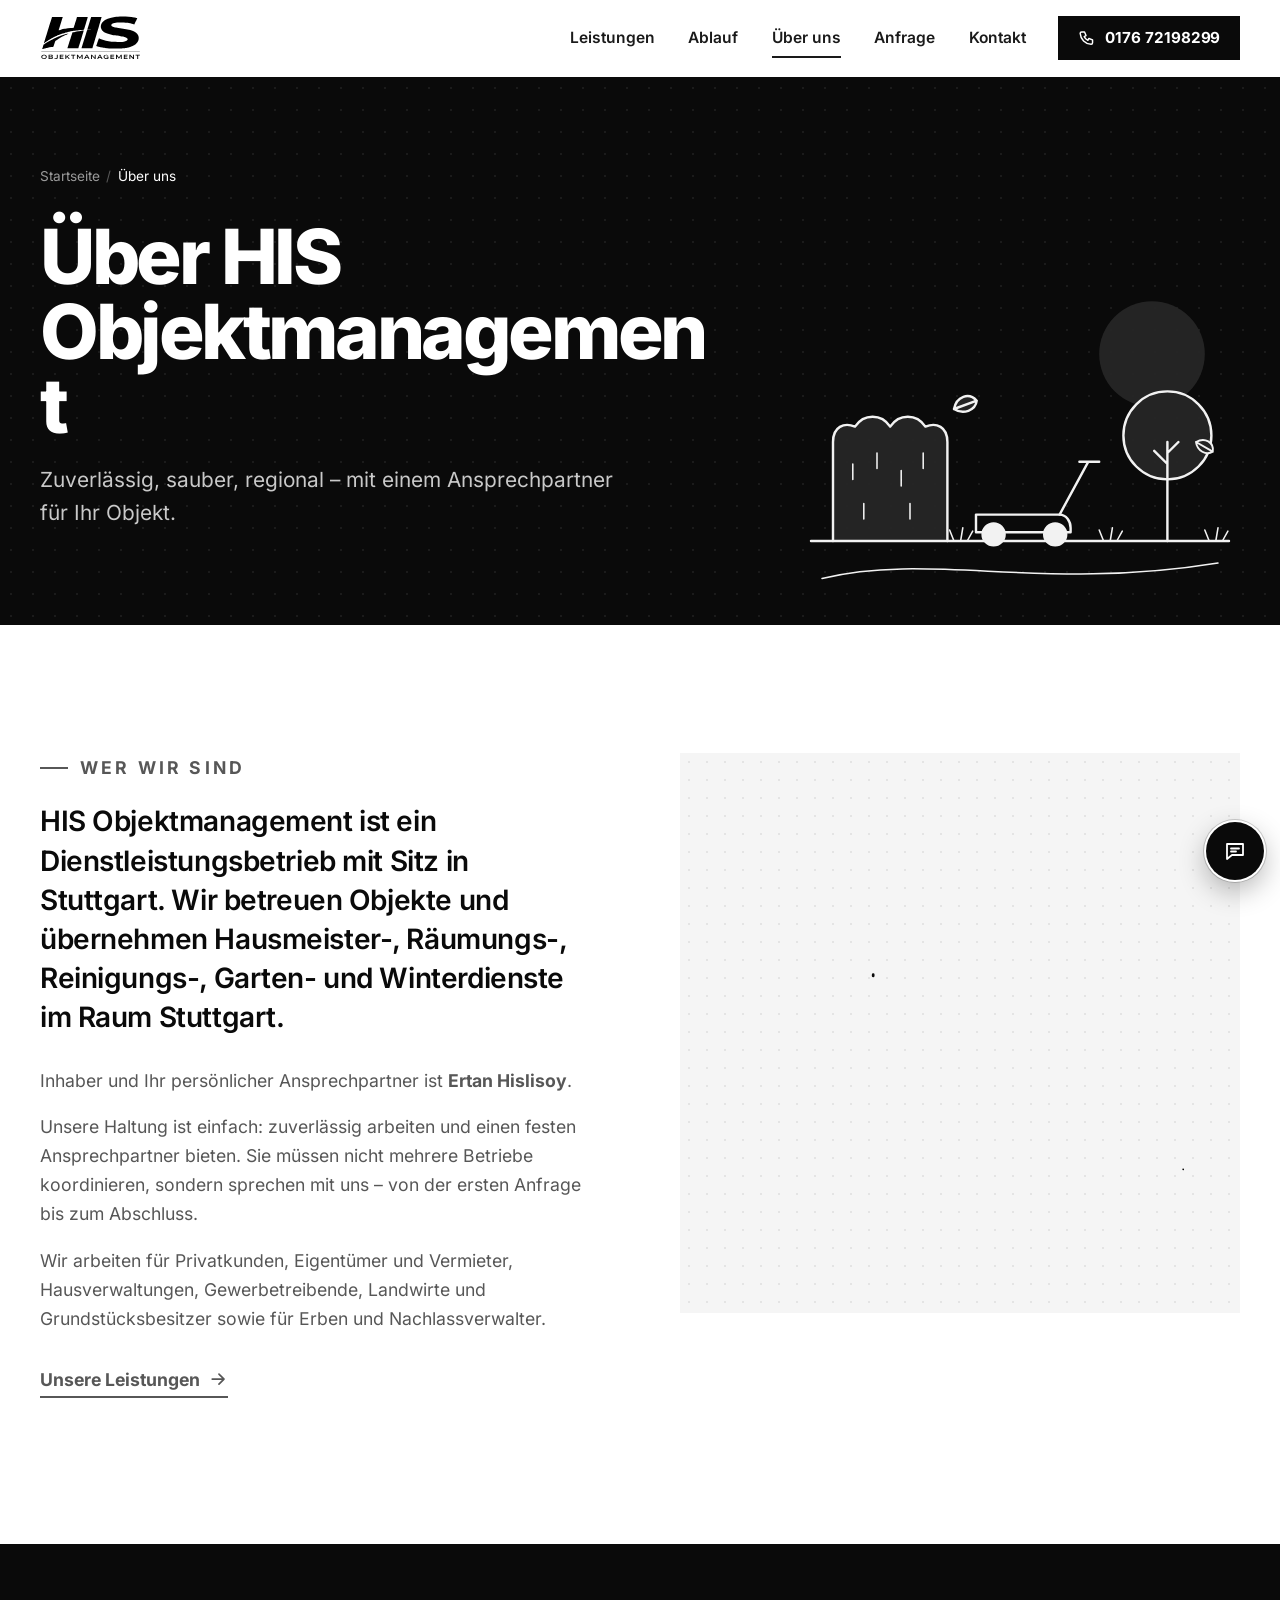
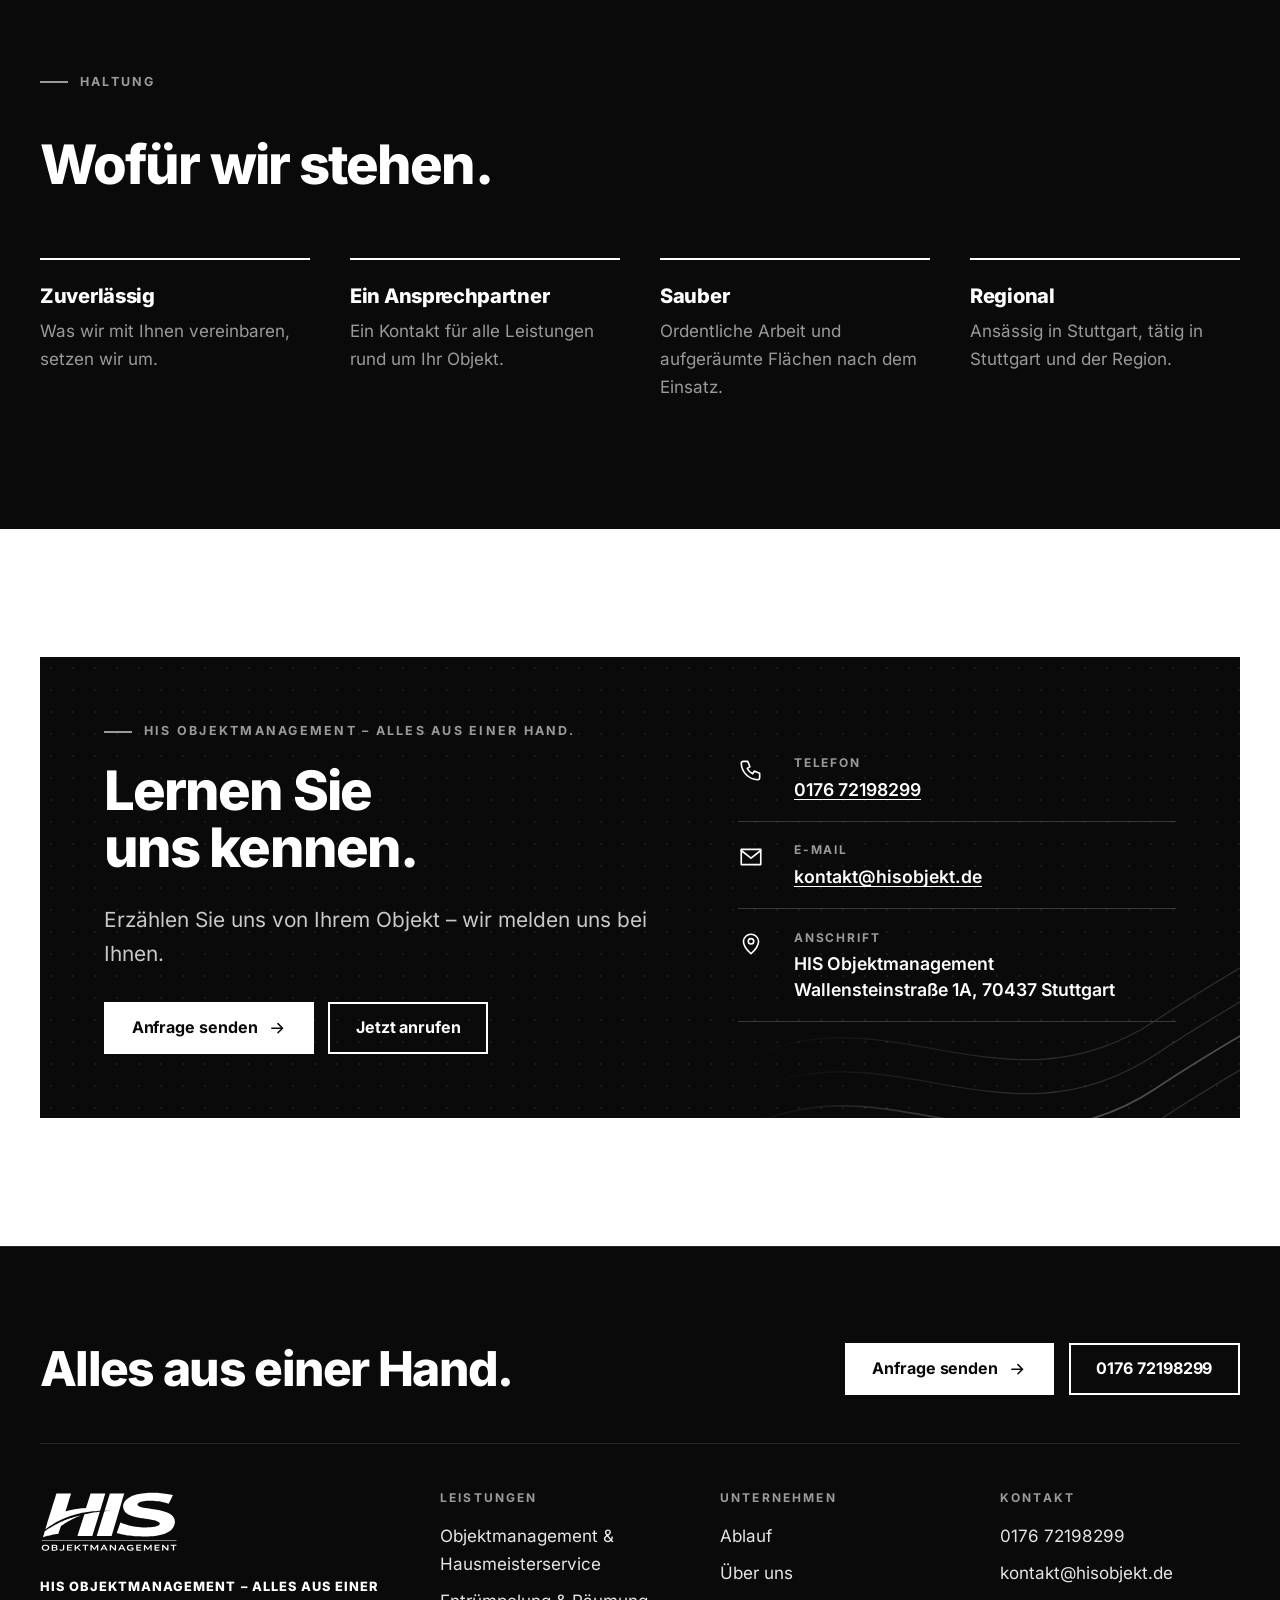
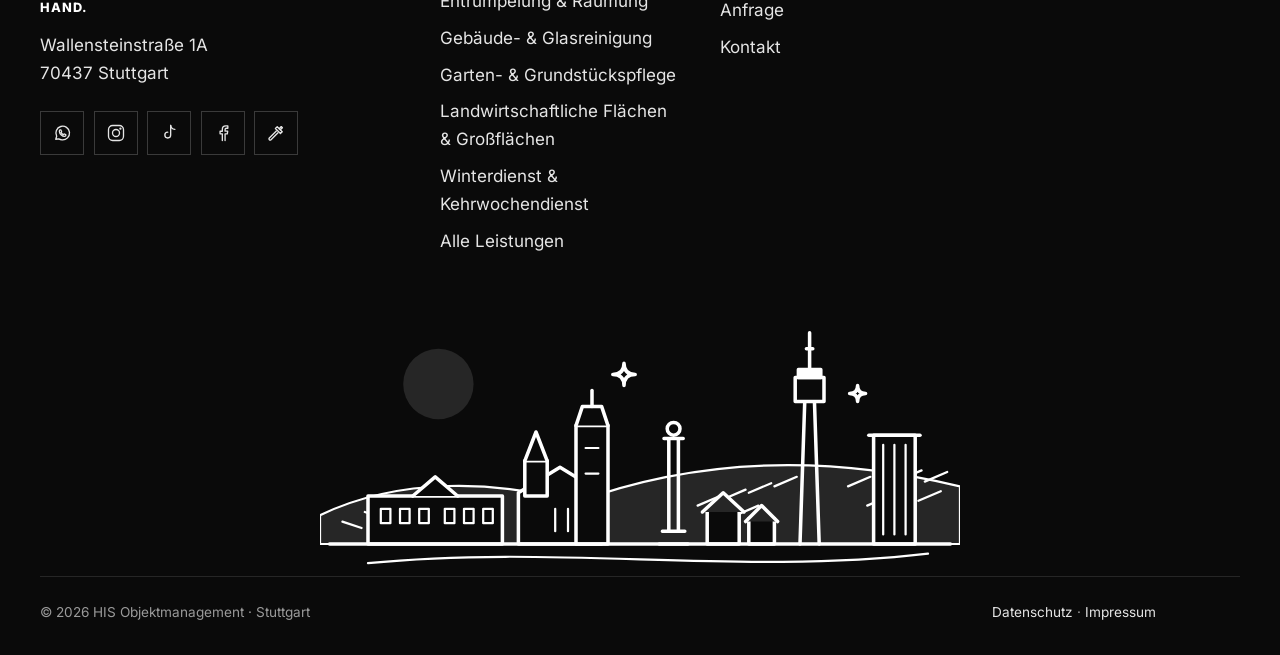
<file: ueber-uns.html>
<!DOCTYPE html>
<html lang="de">
<head>
<meta charset="utf-8">
<!-- Cookiebot (Einwilligungsverwaltung) – muss das erste Skript im head bleiben -->
<script id="Cookiebot" src="https://consent.cookiebot.com/uc.js" data-cbid="2ecfaec8-f294-4daf-8027-08237994d170" data-blockingmode="auto" type="text/javascript"></script>
<meta name="viewport" content="width=device-width, initial-scale=1, viewport-fit=cover">
<title>Über uns – HIS Objektmanagement Stuttgart</title>
<meta name="description" content="HIS Objektmanagement aus Stuttgart: Objektbetreuung, Räumung, Reinigung, Garten- und Winterdienst – zuverlässig, mit festem Ansprechpartner.">
<link rel="canonical" href="https://hisobjekt.de/ueber-uns.html">
<link rel="preload" href="assets/fonts/inter-latin-wght.woff2" as="font" type="font/woff2" crossorigin>
<link rel="icon" href="favicon.ico" sizes="32x32">
<link rel="icon" href="assets/icons/icon.svg" type="image/svg+xml">
<link rel="apple-touch-icon" href="assets/icons/apple-touch-icon.png">
<link rel="manifest" href="site.webmanifest">
<meta property="og:type" content="website">
<meta property="og:locale" content="de_DE">
<meta property="og:site_name" content="HIS Objektmanagement">
<meta property="og:title" content="Über uns – HIS Objektmanagement Stuttgart">
<meta property="og:description" content="HIS Objektmanagement aus Stuttgart: Objektbetreuung, Räumung, Reinigung, Garten- und Winterdienst – zuverlässig, mit festem Ansprechpartner.">
<meta property="og:url" content="https://hisobjekt.de/ueber-uns.html">
<meta property="og:image" content="https://hisobjekt.de/assets/og-image.png">
<meta property="og:image:width" content="1200">
<meta property="og:image:height" content="630">
<meta property="og:image:alt" content="Logo HIS Objektmanagement">
<meta name="twitter:card" content="summary_large_image">
<meta name="theme-color" content="#0A0A0A">
<meta name="format-detection" content="telephone=no">
<link rel="stylesheet" href="style.css">
<script>document.documentElement.classList.add('js');</script>
<script type="application/ld+json">[{"@context": "https://schema.org", "@type": "HomeAndConstructionBusiness", "@id": "https://hisobjekt.de/#business", "name": "HIS Objektmanagement", "slogan": "Alles aus einer Hand.", "url": "https://hisobjekt.de/", "logo": "https://hisobjekt.de/assets/icons/icon-512.png", "image": "https://hisobjekt.de/assets/og-image.png", "telephone": "+49 176 72198299", "email": "kontakt@hisobjekt.de", "address": {"@type": "PostalAddress", "streetAddress": "Wallensteinstraße 1A", "postalCode": "70437", "addressLocality": "Stuttgart", "addressRegion": "Baden-Württemberg", "addressCountry": "DE"}, "areaServed": [{"@type": "City", "name": "Stuttgart"}, {"@type": "AdministrativeArea", "name": "Region Stuttgart"}], "description": "Objektmanagement, Hausmeister-, Räumungs-, Reinigungs-, Garten- und Winterdienste im Raum Stuttgart.", "knowsAbout": ["Objektmanagement & Hausmeisterservice", "Entrümpelung & Räumung", "Gebäude- & Glasreinigung", "Garten- & Grundstückspflege", "Landwirtschaftliche Flächen & Großflächen", "Winterdienst & Kehrwochendienst", "Transport- & Umzugsservice", "Einfache Montagearbeiten", "Immobilienvorbereitung", "Außenflächenpflege"], "sameAs": ["https://www.instagram.com/his.objekt/", "https://www.tiktok.com/@his.objektmanagement", "https://www.facebook.com/61596001737027/", "https://www.my-hammer.de/auftragnehmer/his-objektmanagement"], "hasOfferCatalog": {"@type": "OfferCatalog", "name": "Leistungen", "itemListElement": [{"@type": "Offer", "itemOffered": {"@type": "Service", "name": "Objektmanagement & Hausmeisterservice", "description": "HIS Objektmanagement kümmert sich um die laufende Betreuung Ihrer Immobilie. Dazu gehören regelmäßige Kontrollen, die Pflege gemeinsam genutzter Flächen und einfache Hausmeistertätigkeiten. Umfang und Rhythmus stimmen wir individuell mit Ihnen ab.", "areaServed": "Stuttgart", "url": "https://hisobjekt.de/leistungen.html#objektmanagement"}}, {"@type": "Offer", "itemOffered": {"@type": "Service", "name": "Entrümpelung & Räumung", "description": "Ob Haushaltsauflösung, Kellerräumung oder Gewerbefläche: Wir räumen Ihre Räume und Flächen und kümmern uns um Ausräumen, Abbau und Abtransport. Das ist besonders hilfreich bei Erbfällen, Mieterwechseln oder Objektverkäufen.", "areaServed": "Stuttgart", "url": "https://hisobjekt.de/leistungen.html#entruempelung"}}, {"@type": "Offer", "itemOffered": {"@type": "Service", "name": "Gebäude- & Glasreinigung", "description": "Wir reinigen Wohnungen, Häuser, Büros und Gewerbeflächen, auf Wunsch regelmäßig als Unterhaltsreinigung. Auch Fenster- und Glasflächen sowie die Reinigung nach Entrümpelungsarbeiten gehören dazu.", "areaServed": "Stuttgart", "url": "https://hisobjekt.de/leistungen.html#reinigung"}}, {"@type": "Offer", "itemOffered": {"@type": "Service", "name": "Garten- & Grundstückspflege", "description": "Wir pflegen Gärten, Höfe und Grundstücke, von der regelmäßigen Rasenpflege bis zur Instandsetzung verwilderter Flächen. So bleibt Ihr Grundstück ordentlich und nutzbar.", "areaServed": "Stuttgart", "url": "https://hisobjekt.de/leistungen.html#garten"}}, {"@type": "Offer", "itemOffered": {"@type": "Service", "name": "Landwirtschaftliche Flächen & Großflächen", "description": "Für Landwirte und Grundstücksbesitzer übernehmen wir die Pflege größerer Flächen. Dazu zählen Wiesen und Freiflächen ebenso wie Wirtschaftsflächen, Zufahrten und Nebenflächen.", "areaServed": "Stuttgart", "url": "https://hisobjekt.de/leistungen.html#landwirtschaft"}}, {"@type": "Offer", "itemOffered": {"@type": "Service", "name": "Winterdienst & Kehrwochendienst", "description": "Wir halten Gehwege, Zugänge und Hofflächen in der kalten Jahreszeit begehbar und übernehmen auch den Kehrwochendienst. Der Winterdienst steht privaten wie gewerblichen Objekten offen.", "areaServed": "Stuttgart", "url": "https://hisobjekt.de/leistungen.html#winterdienst"}}, {"@type": "Offer", "itemOffered": {"@type": "Service", "name": "Transport- & Umzugsservice", "description": "Wir unterstützen Sie bei privaten Umzügen und transportieren Möbel und Hausrat. Auch der Abtransport im Rahmen von Räumungsarbeiten ist möglich.", "areaServed": "Stuttgart", "url": "https://hisobjekt.de/leistungen.html#transport"}}, {"@type": "Offer", "itemOffered": {"@type": "Service", "name": "Einfache Montagearbeiten", "description": "Wir übernehmen einfache Montage- und Demontagearbeiten, etwa an Möbeln, Regalen und Küchen. Arbeiten mit Elektro- und Wasseranschlüssen gehören nicht zu unserem Leistungsumfang.", "areaServed": "Stuttgart", "url": "https://hisobjekt.de/leistungen.html#montage"}}, {"@type": "Offer", "itemOffered": {"@type": "Service", "name": "Immobilienvorbereitung", "description": "Bevor eine Immobilie verkauft oder vermietet wird, bereiten wir sie vor: Wir räumen, reinigen und bringen Innen- und Außenbereiche in einen präsentablen Zustand.", "areaServed": "Stuttgart", "url": "https://hisobjekt.de/leistungen.html#immobilienvorbereitung"}}, {"@type": "Offer", "itemOffered": {"@type": "Service", "name": "Außenflächenpflege", "description": "Wir halten zugängliche Außenflächen sauber und begehbar. Dazu gehören die Entfernung von Laub und losem Schmutz sowie die Pflege und Ordnung Ihres Grundstücks.", "areaServed": "Stuttgart", "url": "https://hisobjekt.de/leistungen.html#aussenflaechen"}}]}}, {"@context": "https://schema.org", "@type": "BreadcrumbList", "itemListElement": [{"@type": "ListItem", "position": 1, "name": "Startseite", "item": "https://hisobjekt.de/"}, {"@type": "ListItem", "position": 2, "name": "Über uns", "item": "https://hisobjekt.de/ueber-uns.html"}]}]</script>
</head>
<body>
<a class="skip-link" href="#main">Zum Inhalt springen</a>
<header class="site-header">
  <div class="wrap header-inner">
    <a class="logo" href="index.html" aria-label="HIS Objektmanagement – zur Startseite"><img src="assets/HIS-logo-schwarz.svg" width="1899" height="828" alt="HIS Objektmanagement"></a>
    <nav class="nav" id="site-nav" aria-label="Hauptnavigation">
      <ul class="nav-list"><li><a href="leistungen.html">Leistungen</a></li><li><a href="ablauf.html">Ablauf</a></li><li><a href="ueber-uns.html" aria-current="page">Über uns</a></li><li><a href="anfrage.html">Anfrage</a></li><li><a href="kontakt.html">Kontakt</a></li></ul>
      <div class="nav-extra"><a class="btn" href="tel:+4917672198299"><svg class="" viewBox="0 0 24 24" aria-hidden="true" focusable="false"><path d="M5 4h4l2 5-2.5 1.5a11 11 0 005 5L15 13l5 2v4a2 2 0 01-2 2A16 16 0 013 6a2 2 0 012-2z"/></svg>0176 72198299</a><a class="btn btn-outline" href="mailto:kontakt@hisobjekt.de">kontakt@hisobjekt.de</a></div>
      <div class="nav-city illu-anim" aria-hidden="true"><svg class="illu" viewBox="0 0 400 160" role="img" aria-label="Illustration: Stuttgarter Stadtsilhouette mit Fernsehturm, Stiftskirche und Weinbergen" focusable="false"><circle pathLength="1" class="f1" cx="74" cy="40" r="22"/><path pathLength="1" class="f1 s thin" d="M0 122 C50 98 110 100 160 114 C220 92 300 80 400 104 V140 H0 Z"/><path pathLength="1" class="s thin" d="M236 116 l14 -6"/><path pathLength="1" class="s thin" d="M252 112 l14 -6"/><path pathLength="1" class="s thin" d="M268 108 l14 -6"/><path pathLength="1" class="s thin" d="M284 104 l14 -6"/><path pathLength="1" class="s thin" d="M330 104 l14 -6"/><path pathLength="1" class="s thin" d="M346 101 l14 -6"/><path pathLength="1" class="s thin" d="M362 100 l14 -6"/><path pathLength="1" class="s thin" d="M378 101 l14 -6"/><path pathLength="1" class="s thin" d="M244 126 l14 -6"/><path pathLength="1" class="s thin" d="M260 122 l14 -6"/><path pathLength="1" class="s thin" d="M342 116 l14 -6"/><path pathLength="1" class="s thin" d="M358 113 l14 -6"/><path pathLength="1" class="s thin" d="M374 113 l14 -6"/><path pathLength="1" class="s thin" d="M14 126 l12 4"/><path pathLength="1" class="s thin" d="M28 120 l12 4"/><path pathLength="1" class="s thin" d="M42 115 l12 4"/><path pathLength="1" class="s thin" d="M56 112 l12 4"/><rect pathLength="1" class="f2 s" x="30" y="110" width="84" height="30"/><path pathLength="1" class="f2 s" d="M58 110 L72 98 L86 110"/><rect pathLength="1" class="s thin" x="38" y="118" width="6" height="9"/><rect pathLength="1" class="s thin" x="50" y="118" width="6" height="9"/><rect pathLength="1" class="s thin" x="62" y="118" width="6" height="9"/><rect pathLength="1" class="s thin" x="78" y="118" width="6" height="9"/><rect pathLength="1" class="s thin" x="90" y="118" width="6" height="9"/><rect pathLength="1" class="s thin" x="102" y="118" width="6" height="9"/><path pathLength="1" class="f2 s" d="M124 140 V108 L150 92 L176 108 V140 Z"/><rect pathLength="1" class="f2 s" x="160" y="66" width="20" height="74"/><path pathLength="1" class="f2 s" d="M160 66 L164 54 H176 L180 66"/><path pathLength="1" class="s" d="M170 54 V44"/><rect pathLength="1" class="f2 s" x="128" y="88" width="14" height="22"/><path pathLength="1" class="f2 s" d="M128 88 L135 70 L142 88"/><path pathLength="1" class="s thin" d="M166 80 h8 M166 96 h8 M147 118 v14 M155 118 v14"/><path pathLength="1" class="s" d="M212 140 H230 M214 132 H228 M218 132 V74 M224 132 V74 M215 74 H227"/><circle pathLength="1" class="f2 s" cx="221" cy="68" r="4"/><rect pathLength="1" class="f2 s" x="242" y="118" width="20" height="22"/><path pathLength="1" class="f1 s" d="M239 120 L252 108 L265 120"/><rect pathLength="1" class="f2 s" x="268" y="124" width="16" height="16"/><path pathLength="1" class="f1 s" d="M266 126 L276 116 L286 126"/><path pathLength="1" class="s" d="M300 140 L303 50 M312 140 L309 50"/><rect pathLength="1" class="f2 s" x="297" y="36" width="18" height="15"/><rect pathLength="1" class="f3 s" x="299" y="31" width="14" height="5"/><path pathLength="1" class="s" d="M306 31 V8 M304 18 h4"/><rect pathLength="1" class="f2 s" x="346" y="72" width="26" height="68"/><path pathLength="1" class="s thin" d="M352 78 v56 M359 78 v56 M366 78 v56"/><path pathLength="1" class="s" d="M343 72 H375"/><path pathLength="1" class="s" d="M6 140 H394"/><path pathLength="1" class="s thin" d="M30 152 C150 140 260 160 380 146"/><path pathLength="1" class="s tw" d="M190 27 Q190 34 197 34 Q190 34 190 41 Q190 34 183 34 Q190 34 190 27 Z"/><path pathLength="1" class="s tw" d="M336 41 Q336 46 341 46 Q336 46 336 51 Q336 46 331 46 Q336 46 336 41 Z"/></svg><p>Für Sie im Einsatz in <strong>Stuttgart &amp; Region</strong></p></div>
    </nav>
    <div class="header-cta">
      <a class="btn btn-sm" href="tel:+4917672198299" aria-label="Anrufen: 0176 72198299"><svg class="" viewBox="0 0 24 24" aria-hidden="true" focusable="false"><path d="M5 4h4l2 5-2.5 1.5a11 11 0 005 5L15 13l5 2v4a2 2 0 01-2 2A16 16 0 013 6a2 2 0 012-2z"/></svg>0176 72198299</a>
      <button class="nav-toggle" type="button" aria-expanded="false" aria-controls="site-nav" aria-label="Menü öffnen"><span></span></button>
    </div>
  </div>
</header>
<main id="main">
<section class="page-hero dark" aria-labelledby="page-h">
  <svg class="hero-art" viewBox="0 0 800 560" aria-hidden="true" focusable="false">
<path  style="--d:0s" d="M0 470 C 170 380, 310 540, 490 420 S 740 300, 800 160"/>
<path class="strong" style="--d:.2s" d="M0 430 C 170 340, 310 500, 490 380 S 740 260, 800 120"/>
<path  style="--d:.4s" d="M0 390 C 170 300, 310 460, 490 340 S 740 220, 800 80"/>
<path  style="--d:.6s" d="M0 350 C 170 260, 310 420, 490 300 S 740 180, 800 40"/>
</svg>
  <div class="page-hero-illu" data-parallax="0.12" aria-hidden="true"><svg class="illu" viewBox="0 0 400 300" role="img" aria-label="Illustration: Hecke, Baum und Rasenmäher" focusable="false"><circle pathLength="1" class="f1" cx="320" cy="70" r="48"/><path pathLength="1" class="f1 s" d="M30 240 V150 C30 136 40 132 50 136 C58 124 74 124 82 136 C90 124 106 124 114 136 C124 132 134 136 134 150 V240"/><path pathLength="1" class="s thin" d="M48 170 v14 M70 160 v14 M92 176 v14 M112 160 v14 M58 206 v14 M100 206 v14"/><circle pathLength="1" class="f1 s" cx="334" cy="144" r="40"/><path pathLength="1" class="s" d="M334 240 V150 M334 170 l-12 -12 M334 160 l10 -10"/><path pathLength="1" class="f2 s" d="M160 216 H236 C242 216 246 222 246 228 V232 H160 Z"/><path pathLength="1" class="s" d="M236 216 L262 168 M254 168 h18"/><circle pathLength="1" class="f3 s" cx="176" cy="234" r="10"/><circle pathLength="1" class="f3 s" cx="232" cy="234" r="10"/><path pathLength="1" class="s thin" d="M140 240 l-4 -10 M146 240 l2 -12 M152 240 l5 -9"/><path pathLength="1" class="s thin" d="M276 240 l-4 -10 M282 240 l2 -12 M288 240 l5 -9"/><path pathLength="1" class="s thin" d="M372 240 l-4 -10 M378 240 l2 -12 M384 240 l5 -9"/><path pathLength="1" class="f1 s" transform="translate(140 120) rotate(-20) scale(1)" d="M0 0 C6 -10 18 -10 22 0 C18 8 6 8 0 0 Z M0 0 H22"/><path pathLength="1" class="f1 s" transform="translate(360 150) rotate(30) scale(0.8)" d="M0 0 C6 -10 18 -10 22 0 C18 8 6 8 0 0 Z M0 0 H22"/><path pathLength="1" class="s" d="M10 240 H390"/><path pathLength="1" class="s thin" d="M20.0 274 C120.0 250 220.00000000000003 286 380.0 260"/></svg></div>
  <div class="wrap">
    <nav class="breadcrumb" aria-label="Brotkrumen"><ol><li><a href="index.html">Startseite</a></li><li><span aria-current="page">Über uns</span></li></ol></nav>
    <h1 id="page-h">Über HIS Objektmanagement</h1>
    <p class="lead">Zuverlässig, sauber, regional – mit einem Ansprechpartner für Ihr Objekt.</p>
  </div>
</section>
<section class="section"><div class="wrap split even">
  <div class="prose reveal">
    <p class="eyebrow">Wer wir sind</p>
    <p class="big">HIS Objektmanagement ist ein Dienstleistungsbetrieb mit Sitz in Stuttgart. Wir betreuen Objekte und übernehmen Hausmeister-, Räumungs-, Reinigungs-, Garten- und Winterdienste im Raum Stuttgart.</p>
    <p>Inhaber und Ihr persönlicher Ansprechpartner ist <strong>Ertan Hislisoy</strong>.</p>
    <p>Unsere Haltung ist einfach: zuverlässig arbeiten und einen festen Ansprechpartner bieten. Sie müssen nicht mehrere Betriebe koordinieren, sondern sprechen mit uns – von der ersten Anfrage bis zum Abschluss.</p>
    <p>Wir arbeiten für Privatkunden, Eigentümer und Vermieter, Hausverwaltungen, Gewerbetreibende, Landwirte und Grundstücksbesitzer sowie für Erben und Nachlassverwalter.</p>
    <p style="margin-top:2rem"><a class="link-arrow" href="leistungen.html">Unsere Leistungen <svg class="" viewBox="0 0 24 24" aria-hidden="true" focusable="false"><path d="M5 12h14M13 6l6 6-6 6"/></svg></a></p>
  </div>
  <div class="reveal">
    <figure class="illu-panel illu-anim tall"><!-- Bild einfügen: Foto kann diese Illustration ersetzen (wird automatisch in Graustufen dargestellt) --><svg class="illu" viewBox="0 0 400 300" role="img" aria-label="Illustration: vorbereitetes Haus mit Schild und Schlüssel" focusable="false"><circle pathLength="1" class="f1" cx="96" cy="84" r="54"/><rect pathLength="1" class="f2 s" x="150" y="130" width="160" height="110"/><path pathLength="1" class="f1 s" d="M136 136 L230 64 L324 136 Z"/><rect pathLength="1" class="f2 s" x="170" y="152" width="34" height="34"/><path pathLength="1" class="s" d="M170 170.7 H204"/><rect pathLength="1" class="f2 s" x="256" y="152" width="34" height="34"/><path pathLength="1" class="s" d="M256 170.7 H290"/><rect pathLength="1" class="f3 s" x="214" y="186" width="32" height="54"/><path pathLength="1" class="s" d="M246 186 L262 192 V240"/><path pathLength="1" class="s" d="M70 240 V150 M50 150 H120"/><rect pathLength="1" class="f2 s" x="56" y="156" width="56" height="40"/><circle pathLength="1" class="s" cx="74" cy="176" r="7"/><path pathLength="1" class="s" d="M81 176 H102 M96 176 v7"/><path pathLength="1" class="s tw" d="M340 79 Q340 90 351 90 Q340 90 340 101 Q340 90 329 90 Q340 90 340 79 Z"/><path pathLength="1" class="s tw" d="M360 124 Q360 130 366 130 Q360 130 360 136 Q360 130 354 130 Q360 130 360 124 Z"/><path pathLength="1" class="s tw" d="M130 103 Q130 110 137 110 Q130 110 130 117 Q130 110 123 110 Q130 110 130 103 Z"/><path pathLength="1" class="f1 s" d="M320 240 c0 -19.8 11.0 -19.8 13.2 -13.86 c2.2 -9.9 17.6 -9.9 17.6 0 c4.4 -5.94 13.2 -1.9800000000000002 13.2 13.86 Z"/><path pathLength="1" class="s" d="M10 240 H390"/><path pathLength="1" class="s thin" d="M20.0 274 C120.0 250 220.00000000000003 286 380.0 260"/></svg></figure>
  </div>
</div></section>
<section class="section dark" aria-labelledby="werte-h"><div class="wrap">
  <div class="section-head reveal"><p class="eyebrow">Haltung</p><h2 id="werte-h">Wofür wir stehen.</h2></div>
  <div class="grid-4">
    <div class="arg reveal"><h3>Zuverlässig</h3><p>Was wir mit Ihnen vereinbaren, setzen wir um.</p></div>
    <div class="arg reveal"><h3>Ein Ansprechpartner</h3><p>Ein Kontakt für alle Leistungen rund um Ihr Objekt.</p></div>
    <div class="arg reveal"><h3>Sauber</h3><p>Ordentliche Arbeit und aufgeräumte Flächen nach dem Einsatz.</p></div>
    <div class="arg reveal"><h3>Regional</h3><p>Ansässig in Stuttgart, tätig in Stuttgart und der Region.</p></div>
  </div>
</div></section>
<section class="section" aria-labelledby="cta-h">
  <div class="wrap">
    <div class="cta-box dark reveal">
      <svg class="hero-art" viewBox="0 0 800 560" aria-hidden="true" focusable="false">
<path  style="--d:0s" d="M0 470 C 170 380, 310 540, 490 420 S 740 300, 800 160"/>
<path class="strong" style="--d:.2s" d="M0 430 C 170 340, 310 500, 490 380 S 740 260, 800 120"/>
<path  style="--d:.4s" d="M0 390 C 170 300, 310 460, 490 340 S 740 220, 800 80"/>
<path  style="--d:.6s" d="M0 350 C 170 260, 310 420, 490 300 S 740 180, 800 40"/>
</svg>
      <div>
        <p class="eyebrow">HIS OBJEKTMANAGEMENT – Alles aus einer Hand.</p>
        <h2 id="cta-h">Lernen Sie uns kennen.</h2>
        <p class="lead">Erzählen Sie uns von Ihrem Objekt – wir melden uns bei Ihnen.</p>
        <div class="btn-row" style="margin-top:2rem"><a class="btn" href="anfrage.html">Anfrage senden <svg class="arrow" viewBox="0 0 24 24" aria-hidden="true" focusable="false"><path d="M5 12h14M13 6l6 6-6 6"/></svg></a><a class="btn btn-outline" href="tel:+4917672198299">Jetzt anrufen</a></div>
      </div>
      <dl class="contact-list">
  <div><svg class="icon" viewBox="0 0 24 24" aria-hidden="true" focusable="false"><path d="M5 4h4l2 5-2.5 1.5a11 11 0 005 5L15 13l5 2v4a2 2 0 01-2 2A16 16 0 013 6a2 2 0 012-2z"/></svg><dt>Telefon</dt><dd><a href="tel:+4917672198299">0176 72198299</a></dd></div>
  <div><svg class="icon" viewBox="0 0 24 24" aria-hidden="true" focusable="false"><rect x="3" y="5" width="18" height="14"/><path d="M3 6l9 7 9-7"/></svg><dt>E-Mail</dt><dd><a href="mailto:kontakt@hisobjekt.de">kontakt@hisobjekt.de</a></dd></div>
  <div><svg class="icon" viewBox="0 0 24 24" aria-hidden="true" focusable="false"><path d="M12 21s-7-6.2-7-11.5A7 7 0 0112 3a7 7 0 017 6.5C19 14.8 12 21 12 21z"/><circle cx="12" cy="9.5" r="2.5"/></svg><dt>Anschrift</dt><dd>HIS Objektmanagement<br>Wallensteinstraße 1A, 70437 Stuttgart</dd></div>
  
</dl>
    </div>
  </div>
</section>
</main>
<footer class="site-footer">
  <div class="wrap">
    <div class="footer-top">
      <p class="footer-claim">Alles aus einer Hand.</p>
      <div class="btn-row"><a class="btn" href="anfrage.html">Anfrage senden <svg class="arrow" viewBox="0 0 24 24" aria-hidden="true" focusable="false"><path d="M5 12h14M13 6l6 6-6 6"/></svg></a><a class="btn btn-outline" href="tel:+4917672198299">0176 72198299</a></div>
    </div>
    <div class="footer-grid">
      <div>
        <img class="footer-logo" src="assets/HIS-logo-schwarz.svg" width="1899" height="828" alt="HIS Objektmanagement" loading="lazy" decoding="async">
        <p class="slogan">HIS OBJEKTMANAGEMENT – Alles aus einer Hand.</p>
        <address>Wallensteinstraße 1A<br>70437 Stuttgart</address>
        <ul class="social"><li><a href="https://wa.me/4917672198299" target="_blank" rel="noopener noreferrer" aria-label="Per WhatsApp schreiben: 0176 72198299 (öffnet neues Fenster)" title="WhatsApp: 0176 72198299"><svg viewBox="0 0 24 24" aria-hidden="true" focusable="false"><path d="M4.5 19.5l1.1-3.6A8.2 8.2 0 1112 20.2a8.1 8.1 0 01-4-1.1z"/><path d="M9.2 8.6c.2-.4.5-.4.7-.4h.5c.2 0 .4 0 .5.4l.6 1.4c.1.2 0 .4-.1.6l-.4.5c-.1.1-.1.3 0 .5.6 1 1.4 1.8 2.4 2.3.2.1.4.1.5 0l.5-.6c.2-.2.4-.2.6-.1l1.4.7c.2.1.3.3.3.5 0 .9-.7 1.6-1.6 1.7-1 .1-2.5-.3-4-1.6S9 11.7 8.9 10.5c-.1-.8.1-1.5.3-1.9z"/></svg></a></li><li><a href="https://www.instagram.com/his.objekt/" target="_blank" rel="noopener noreferrer" aria-label="HIS Objektmanagement auf Instagram (öffnet neues Fenster)" title="Instagram: @his.objekt"><svg viewBox="0 0 24 24" aria-hidden="true" focusable="false"><rect x="3" y="3" width="18" height="18" rx="5"/><circle cx="12" cy="12" r="4.2"/><circle cx="17.3" cy="6.7" r=".6" fill="currentColor"/></svg></a></li><li><a href="https://www.tiktok.com/@his.objektmanagement" target="_blank" rel="noopener noreferrer" aria-label="HIS Objektmanagement auf TikTok (öffnet neues Fenster)" title="TikTok: @his.objektmanagement"><svg viewBox="0 0 24 24" aria-hidden="true" focusable="false"><path d="M14 3v11.5a3.5 3.5 0 11-3.5-3.5"/><path d="M14 3c.4 2.6 2.2 4.4 5 4.6"/></svg></a></li><li><a href="https://www.facebook.com/61596001737027/" target="_blank" rel="noopener noreferrer" aria-label="HIS Objektmanagement auf Facebook (öffnet neues Fenster)" title="Facebook: HIS Objektmanagement"><svg viewBox="0 0 24 24" aria-hidden="true" focusable="false"><path d="M14.5 21v-8h2.7l.4-3.2h-3.1V7.9c0-.9.3-1.6 1.6-1.6h1.7V3.5c-.3 0-1.3-.1-2.5-.1-2.5 0-4.1 1.5-4.1 4.2v2.3H8.5V13h2.7v8"/></svg></a></li><li><a href="https://www.my-hammer.de/auftragnehmer/his-objektmanagement" target="_blank" rel="noopener noreferrer" aria-label="HIS Objektmanagement auf MyHammer – Bewertungen (öffnet neues Fenster)" title="MyHammer: Bewertungen auf MyHammer"><svg viewBox="0 0 24 24" aria-hidden="true" focusable="false"><path d="M13.5 4.5l6 6-2.2 2.2-6-6z"/><path d="M15.8 6.8l2.5-2.5 1.4 1.4-2.5 2.5"/><path d="M12.4 9.6L4 18a1.4 1.4 0 002 2l8.4-8.4"/></svg></a></li></ul>
      </div>
      <div><h2>Leistungen</h2><ul><li><a href="leistungen.html#objektmanagement">Objektmanagement &amp; Hausmeisterservice</a></li><li><a href="leistungen.html#entruempelung">Entrümpelung &amp; Räumung</a></li><li><a href="leistungen.html#reinigung">Gebäude- &amp; Glasreinigung</a></li><li><a href="leistungen.html#garten">Garten- &amp; Grundstückspflege</a></li><li><a href="leistungen.html#landwirtschaft">Landwirtschaftliche Flächen &amp; Großflächen</a></li><li><a href="leistungen.html#winterdienst">Winterdienst &amp; Kehrwochendienst</a></li><li><a href="leistungen.html">Alle Leistungen</a></li></ul></div>
      <div><h2>Unternehmen</h2><ul><li><a href="ablauf.html">Ablauf</a></li><li><a href="ueber-uns.html">Über uns</a></li><li><a href="anfrage.html">Anfrage</a></li><li><a href="kontakt.html">Kontakt</a></li></ul></div>
      <div><h2>Kontakt</h2><ul><li><a href="tel:+4917672198299">0176 72198299</a></li><li><a href="mailto:kontakt@hisobjekt.de">kontakt@hisobjekt.de</a></li></ul></div>
    </div>
    <div class="footer-city" aria-hidden="true"><svg class="illu" viewBox="0 0 400 160" role="img" aria-label="Illustration: Stuttgarter Stadtsilhouette mit Fernsehturm, Stiftskirche und Weinbergen" focusable="false"><circle pathLength="1" class="f1" cx="74" cy="40" r="22"/><path pathLength="1" class="f1 s thin" d="M0 122 C50 98 110 100 160 114 C220 92 300 80 400 104 V140 H0 Z"/><path pathLength="1" class="s thin" d="M236 116 l14 -6"/><path pathLength="1" class="s thin" d="M252 112 l14 -6"/><path pathLength="1" class="s thin" d="M268 108 l14 -6"/><path pathLength="1" class="s thin" d="M284 104 l14 -6"/><path pathLength="1" class="s thin" d="M330 104 l14 -6"/><path pathLength="1" class="s thin" d="M346 101 l14 -6"/><path pathLength="1" class="s thin" d="M362 100 l14 -6"/><path pathLength="1" class="s thin" d="M378 101 l14 -6"/><path pathLength="1" class="s thin" d="M244 126 l14 -6"/><path pathLength="1" class="s thin" d="M260 122 l14 -6"/><path pathLength="1" class="s thin" d="M342 116 l14 -6"/><path pathLength="1" class="s thin" d="M358 113 l14 -6"/><path pathLength="1" class="s thin" d="M374 113 l14 -6"/><path pathLength="1" class="s thin" d="M14 126 l12 4"/><path pathLength="1" class="s thin" d="M28 120 l12 4"/><path pathLength="1" class="s thin" d="M42 115 l12 4"/><path pathLength="1" class="s thin" d="M56 112 l12 4"/><rect pathLength="1" class="f2 s" x="30" y="110" width="84" height="30"/><path pathLength="1" class="f2 s" d="M58 110 L72 98 L86 110"/><rect pathLength="1" class="s thin" x="38" y="118" width="6" height="9"/><rect pathLength="1" class="s thin" x="50" y="118" width="6" height="9"/><rect pathLength="1" class="s thin" x="62" y="118" width="6" height="9"/><rect pathLength="1" class="s thin" x="78" y="118" width="6" height="9"/><rect pathLength="1" class="s thin" x="90" y="118" width="6" height="9"/><rect pathLength="1" class="s thin" x="102" y="118" width="6" height="9"/><path pathLength="1" class="f2 s" d="M124 140 V108 L150 92 L176 108 V140 Z"/><rect pathLength="1" class="f2 s" x="160" y="66" width="20" height="74"/><path pathLength="1" class="f2 s" d="M160 66 L164 54 H176 L180 66"/><path pathLength="1" class="s" d="M170 54 V44"/><rect pathLength="1" class="f2 s" x="128" y="88" width="14" height="22"/><path pathLength="1" class="f2 s" d="M128 88 L135 70 L142 88"/><path pathLength="1" class="s thin" d="M166 80 h8 M166 96 h8 M147 118 v14 M155 118 v14"/><path pathLength="1" class="s" d="M212 140 H230 M214 132 H228 M218 132 V74 M224 132 V74 M215 74 H227"/><circle pathLength="1" class="f2 s" cx="221" cy="68" r="4"/><rect pathLength="1" class="f2 s" x="242" y="118" width="20" height="22"/><path pathLength="1" class="f1 s" d="M239 120 L252 108 L265 120"/><rect pathLength="1" class="f2 s" x="268" y="124" width="16" height="16"/><path pathLength="1" class="f1 s" d="M266 126 L276 116 L286 126"/><path pathLength="1" class="s" d="M300 140 L303 50 M312 140 L309 50"/><rect pathLength="1" class="f2 s" x="297" y="36" width="18" height="15"/><rect pathLength="1" class="f3 s" x="299" y="31" width="14" height="5"/><path pathLength="1" class="s" d="M306 31 V8 M304 18 h4"/><rect pathLength="1" class="f2 s" x="346" y="72" width="26" height="68"/><path pathLength="1" class="s thin" d="M352 78 v56 M359 78 v56 M366 78 v56"/><path pathLength="1" class="s" d="M343 72 H375"/><path pathLength="1" class="s" d="M6 140 H394"/><path pathLength="1" class="s thin" d="M30 152 C150 140 260 160 380 146"/><path pathLength="1" class="s tw" d="M190 27 Q190 34 197 34 Q190 34 190 41 Q190 34 183 34 Q190 34 190 27 Z"/><path pathLength="1" class="s tw" d="M336 41 Q336 46 341 46 Q336 46 336 51 Q336 46 331 46 Q336 46 336 41 Z"/></svg></div>
    <div class="footer-bottom"><span>© 2026 HIS Objektmanagement · Stuttgart</span><span><a href="datenschutz.html">Datenschutz</a> · <a href="impressum.html">Impressum</a></span></div>
  </div>
</footer>
<nav class="mobile-bar" aria-label="Schnellkontakt">
  <a href="tel:+4917672198299"><svg class="" viewBox="0 0 24 24" aria-hidden="true" focusable="false"><path d="M5 4h4l2 5-2.5 1.5a11 11 0 005 5L15 13l5 2v4a2 2 0 01-2 2A16 16 0 013 6a2 2 0 012-2z"/></svg>Jetzt anrufen</a>
  <a href="anfrage.html"><svg class="" viewBox="0 0 24 24" aria-hidden="true" focusable="false"><rect x="3" y="5" width="18" height="14"/><path d="M3 6l9 7 9-7"/></svg>Anfrage</a>
</nav>
<div class="fab" data-fab>
  <ul class="fab-list" id="fab-list" aria-label="Schnellkontakt"><li style="--i:0"><a href="https://www.my-hammer.de/auftragnehmer/his-objektmanagement" target="_blank" rel="noopener noreferrer" aria-label="HIS Objektmanagement auf MyHammer – Bewertungen (öffnet neues Fenster)"><span class="fab-label">MyHammer</span><span class="fab-ico"><svg viewBox="0 0 24 24" aria-hidden="true" focusable="false"><path d="M13.5 4.5l6 6-2.2 2.2-6-6z"/><path d="M15.8 6.8l2.5-2.5 1.4 1.4-2.5 2.5"/><path d="M12.4 9.6L4 18a1.4 1.4 0 002 2l8.4-8.4"/></svg></span></a></li><li style="--i:1"><a href="https://www.facebook.com/61596001737027/" target="_blank" rel="noopener noreferrer" aria-label="HIS Objektmanagement auf Facebook (öffnet neues Fenster)"><span class="fab-label">Facebook</span><span class="fab-ico"><svg viewBox="0 0 24 24" aria-hidden="true" focusable="false"><path d="M14.5 21v-8h2.7l.4-3.2h-3.1V7.9c0-.9.3-1.6 1.6-1.6h1.7V3.5c-.3 0-1.3-.1-2.5-.1-2.5 0-4.1 1.5-4.1 4.2v2.3H8.5V13h2.7v8"/></svg></span></a></li><li style="--i:2"><a href="https://www.tiktok.com/@his.objektmanagement" target="_blank" rel="noopener noreferrer" aria-label="HIS Objektmanagement auf TikTok (öffnet neues Fenster)"><span class="fab-label">TikTok</span><span class="fab-ico"><svg viewBox="0 0 24 24" aria-hidden="true" focusable="false"><path d="M14 3v11.5a3.5 3.5 0 11-3.5-3.5"/><path d="M14 3c.4 2.6 2.2 4.4 5 4.6"/></svg></span></a></li><li style="--i:3"><a href="https://www.instagram.com/his.objekt/" target="_blank" rel="noopener noreferrer" aria-label="HIS Objektmanagement auf Instagram (öffnet neues Fenster)"><span class="fab-label">Instagram</span><span class="fab-ico"><svg viewBox="0 0 24 24" aria-hidden="true" focusable="false"><rect x="3" y="3" width="18" height="18" rx="5"/><circle cx="12" cy="12" r="4.2"/><circle cx="17.3" cy="6.7" r=".6" fill="currentColor"/></svg></span></a></li><li style="--i:4"><a href="https://wa.me/4917672198299" target="_blank" rel="noopener noreferrer" aria-label="Per WhatsApp schreiben: 0176 72198299 (öffnet neues Fenster)"><span class="fab-label">WhatsApp</span><span class="fab-ico"><svg viewBox="0 0 24 24" aria-hidden="true" focusable="false"><path d="M4.5 19.5l1.1-3.6A8.2 8.2 0 1112 20.2a8.1 8.1 0 01-4-1.1z"/><path d="M9.2 8.6c.2-.4.5-.4.7-.4h.5c.2 0 .4 0 .5.4l.6 1.4c.1.2 0 .4-.1.6l-.4.5c-.1.1-.1.3 0 .5.6 1 1.4 1.8 2.4 2.3.2.1.4.1.5 0l.5-.6c.2-.2.4-.2.6-.1l1.4.7c.2.1.3.3.3.5 0 .9-.7 1.6-1.6 1.7-1 .1-2.5-.3-4-1.6S9 11.7 8.9 10.5c-.1-.8.1-1.5.3-1.9z"/></svg></span></a></li></ul>
  <button class="fab-toggle" type="button" aria-expanded="false" aria-controls="fab-list" aria-label="Schnellkontakt öffnen">
    <svg class="fab-open" viewBox="0 0 24 24" aria-hidden="true" focusable="false"><path d="M4 5h16v11H9l-5 4z"/><path d="M8 9.5h8M8 12.5h5"/></svg>
    <svg class="fab-close" viewBox="0 0 24 24" aria-hidden="true" focusable="false"><path d="M6 6l12 12M18 6L6 18"/></svg>
  </button>
</div>
<script src="script.js" defer></script>
</body>
</html>
</file>
<file: style.css>
/* =====================================================================
   HIS Objektmanagement – Stylesheet
   Schwarz-Weiß-System, lokal gehostete Schrift, keine externen Ressourcen
   ===================================================================== */

@font-face {
  font-family: "Inter Web";
  src: url("assets/fonts/inter-latin-wght.woff2") format("woff2");
  font-weight: 100 900;
  font-style: normal;
  font-display: swap;
}

:root {
  --black: #0A0A0A;
  --ink: #1A1A1A;
  --grey-800: #262626;
  --grey-700: #3A3A3A;
  --grey-600: #575757;
  --grey-500: #6B6B6B;
  --grey-400: #9A9A9A;
  --grey-300: #C9C9C9;
  --grey-200: #E5E5E5;
  --grey-100: #F5F5F5;
  --white: #FFFFFF;

  --font: "Inter Web", Inter, "Helvetica Neue", Helvetica, Arial, system-ui, sans-serif;
  --wrap: 1200px;
  --gutter: clamp(1rem, 4vw, 2.5rem);
  --header-h: 76px;
  --section: clamp(4.5rem, 10vw, 8rem);
  --ease: cubic-bezier(.2, .7, .2, 1);
}

/* ---------- Basis ---------- */
*, *::before, *::after { box-sizing: border-box; }
html { scroll-behavior: smooth; scroll-padding-top: calc(var(--header-h) + 24px); -webkit-text-size-adjust: 100%; }
body {
  margin: 0; font-family: var(--font); font-size: 1.0625rem; line-height: 1.65;
  color: var(--ink); background: var(--white);
  -webkit-font-smoothing: antialiased; font-feature-settings: "ss01", "cv11";
  overflow-x: hidden;
}
img, svg { max-width: 100%; display: block; }
a { color: inherit; }
p { margin: 0 0 1em; }
h1, h2, h3, h4 { margin: 0 0 .5em; line-height: 1.05; letter-spacing: -.025em; font-weight: 800; text-wrap: balance; }
h1 { font-size: clamp(2.6rem, 7.4vw, 5.75rem); letter-spacing: -.045em; line-height: .98; }
h2 { font-size: clamp(2rem, 4.4vw, 3.4rem); letter-spacing: -.035em; }
h3 { font-size: 1.25rem; letter-spacing: -.015em; line-height: 1.2; }
ul, ol { margin: 0; padding: 0; list-style: none; }
::selection { background: var(--black); color: var(--white); }

:focus-visible { outline: 3px solid var(--black); outline-offset: 3px; }
.dark :focus-visible, .site-footer :focus-visible, .mobile-bar :focus-visible { outline-color: var(--white); }

.skip-link { position: absolute; left: 1rem; top: -100px; background: var(--black); color: var(--white); padding: .8rem 1.2rem; z-index: 300; font-weight: 700; }
.skip-link:focus { top: 1rem; }
.wrap { width: 100%; max-width: calc(var(--wrap) + 2 * var(--gutter)); margin-inline: auto; padding-inline: var(--gutter); }
.sr-only { position: absolute; width: 1px; height: 1px; overflow: hidden; clip: rect(0 0 0 0); white-space: nowrap; }

/* ---------- Header ---------- */
.site-header { position: sticky; top: 0; z-index: 100; border-bottom: 1px solid transparent; transition: border-color .3s, box-shadow .3s; }
/* Hintergrund als eigene Ebene: backdrop-filter direkt am Header würde das fixierte Mobilmenü einsperren */
.site-header::before { content: ""; position: absolute; inset: 0; z-index: -1; background: rgba(255,255,255,.96); }
@supports (backdrop-filter: blur(8px)) { .site-header::before { background: rgba(255,255,255,.88); backdrop-filter: saturate(1.4) blur(12px); } }
body.nav-open .site-header::before { background: var(--white); }
.site-header.scrolled { border-color: var(--grey-200); box-shadow: 0 6px 24px rgba(0,0,0,.05); }
.header-inner { display: flex; align-items: center; gap: 2rem; min-height: var(--header-h); }
.logo { display: block; flex: none; padding: 8px 0; margin-right: auto; }
.logo img { height: 44px; width: auto; }
.nav-list { display: flex; gap: 2.1rem; align-items: center; }
.nav-list a { position: relative; display: inline-block; text-decoration: none; font-weight: 600; font-size: .97rem; padding: .45rem 0; }
.nav-list a::after { content: ""; position: absolute; left: 0; bottom: 0; height: 2px; width: 100%; background: currentColor; transform: scaleX(0); transform-origin: right; transition: transform .35s var(--ease); }
.nav-list a:hover::after, .nav-list a[aria-current="page"]::after { transform: scaleX(1); transform-origin: left; }
.header-cta { display: flex; align-items: center; gap: .75rem; }
.nav-toggle { display: none; width: 48px; height: 48px; border: 1.5px solid var(--black); background: var(--white); cursor: pointer; padding: 0; position: relative; }
.nav-toggle span, .nav-toggle span::before, .nav-toggle span::after { content: ""; position: absolute; left: 13px; width: 20px; height: 2px; background: var(--black); transition: transform .3s var(--ease), background .2s; }
.nav-toggle span { top: 22px; }
.nav-toggle span::before { top: -7px; left: 0; }
.nav-toggle span::after { top: 7px; left: 0; }
.nav-toggle[aria-expanded="true"] span { background: transparent; }
.nav-toggle[aria-expanded="true"] span::before { transform: translateY(7px) rotate(45deg); }
.nav-toggle[aria-expanded="true"] span::after { transform: translateY(-7px) rotate(-45deg); }

/* ---------- Buttons ---------- */
.btn {
  --bg: var(--black); --fg: var(--white);
  display: inline-flex; align-items: center; justify-content: center; gap: .65rem;
  min-height: 52px; padding: .85rem 1.6rem; font: inherit; font-weight: 700; font-size: 1rem; line-height: 1.2; letter-spacing: -.005em;
  text-decoration: none; cursor: pointer; border: 2px solid var(--bg);
  background: var(--bg); color: var(--fg);
  transition: background .25s var(--ease), color .25s var(--ease), transform .25s var(--ease);
}
.btn:hover { background: var(--fg); color: var(--bg); transform: translateY(-2px); }
.btn:active { transform: translateY(0); }
.btn-outline { background: transparent; color: var(--bg); }
.btn-outline:hover { background: var(--bg); color: var(--fg); }
.btn-sm { min-height: 44px; padding: .55rem 1.1rem; font-size: .95rem; }
.dark .btn, .site-footer .btn { --bg: var(--white); --fg: var(--black); }
.btn svg, .link-arrow svg { width: 1.15em; height: 1.15em; fill: none; stroke: currentColor; stroke-width: 2; stroke-linecap: round; stroke-linejoin: round; flex: none; }
.btn .arrow { transition: transform .25s var(--ease); }
.btn:hover .arrow { transform: translateX(4px); }
.btn-row { display: flex; flex-wrap: wrap; gap: .9rem; }
.link-arrow { display: inline-flex; align-items: center; gap: .5rem; font-weight: 700; text-decoration: none; border-bottom: 2px solid currentColor; padding-bottom: .15rem; }
.link-arrow svg { transition: transform .25s var(--ease); }
.link-arrow:hover svg { transform: translateX(4px); }

/* ---------- Sektionen ---------- */
.section { padding-block: var(--section); }
.section-tight { padding-block: clamp(3rem, 6vw, 4.5rem); }
.dark { background: var(--black); color: var(--white); }
.grey { background: var(--grey-100); }
.eyebrow { display: flex; align-items: center; gap: .75rem; font-size: .78rem; font-weight: 700; letter-spacing: .18em; text-transform: uppercase; color: var(--grey-500); margin-bottom: 1.25rem; }
.eyebrow::before { content: ""; width: 28px; height: 2px; background: currentColor; }
.dark .eyebrow { color: var(--grey-400); }
.section-head { display: grid; gap: 1.5rem 4rem; margin-bottom: clamp(2.5rem, 5vw, 4rem); }
.section-head h2 { margin: 0; max-width: 18ch; }
.section-head .lead { margin: 0; }
@media (min-width: 900px) { .section-head.split-head { grid-template-columns: 1.1fr 1fr; align-items: end; } }
.lead { font-size: clamp(1.1rem, 1.8vw, 1.3rem); line-height: 1.6; max-width: 38rem; color: var(--grey-600); }
.dark .lead { color: var(--grey-300); }
.muted { color: var(--grey-500); }
.dark .muted { color: var(--grey-400); }
.slogan { font-weight: 800; letter-spacing: .08em; text-transform: uppercase; font-size: .8rem; }

/* ---------- Hero Startseite ---------- */
.hero { position: relative; overflow: hidden; display: flex; flex-direction: column; }
@media (min-width: 1024px) { .hero { min-height: min(calc(100svh - var(--header-h)), 860px); } }
.hero-body { flex: 1; display: flex; align-items: center; position: relative; z-index: 1; padding-block: clamp(4rem, 10vw, 7rem) clamp(3rem, 6vw, 4rem); }
.hero h1 { max-width: 11ch; margin-bottom: 1.75rem; }
.hero .lead { margin-bottom: 2.5rem; max-width: 34rem; }
.hero-art { position: absolute; right: -4%; top: 46%; width: min(64vw, 900px); transform: translateY(-50%); pointer-events: none;
  -webkit-mask-image: linear-gradient(90deg, transparent 0, #000 40%); mask-image: linear-gradient(90deg, transparent 0, #000 40%); }
.hero-art path { fill: none; stroke: #fff; stroke-width: 1.4; stroke-opacity: .32; }
.hero-art path.strong { stroke-opacity: .6; stroke-width: 2; }
.hero-art path.draw { stroke-dasharray: 1; stroke-dashoffset: 1; animation: draw 2.8s var(--ease) var(--d, 0s) forwards; }
@keyframes draw { to { stroke-dashoffset: 0; } }
.hero-facts { position: relative; z-index: 1; border-top: 1px solid var(--grey-700); }
.hero-facts ul { display: grid; grid-template-columns: repeat(3, 1fr); }
.hero-facts li { padding: 1.4rem 1.25rem 1.6rem 0; display: flex; flex-direction: column; gap: .15rem; }
.hero-facts li + li { padding-left: 1.5rem; border-left: 1px solid var(--grey-700); }
.hero-facts strong { font-size: clamp(1.4rem, 3vw, 2.1rem); font-weight: 800; letter-spacing: -.03em; line-height: 1.1; }
.hero-facts span { font-size: .9rem; color: var(--grey-400); }

/* ---------- Seitenkopf Unterseiten ---------- */
.page-hero { position: relative; overflow: hidden; padding-block: clamp(3rem, 7vw, 5.5rem) clamp(3.5rem, 8vw, 6rem); }
.page-hero .wrap { position: relative; z-index: 1; }
.page-hero h1 { font-size: clamp(2.4rem, 6.2vw, 4.75rem); max-width: 16ch; margin-bottom: 1.25rem; }
.page-hero .lead { margin: 0; }
.page-hero .hero-art { top: 55%; width: min(60vw, 760px); right: -6%; }
.page-hero .hero-art path { stroke-opacity: .2; }
.breadcrumb ol { display: flex; flex-wrap: wrap; gap: .4rem; font-size: .85rem; color: var(--grey-400); margin-bottom: 2rem; }
.breadcrumb li + li::before { content: "/"; margin-right: .4rem; color: var(--grey-600); }
.breadcrumb a { text-decoration: none; }
.breadcrumb a:hover { color: var(--white); text-decoration: underline; text-underline-offset: 3px; }
.breadcrumb [aria-current] { color: var(--white); }

/* ---------- Leistungskacheln ---------- */
.tiles { display: grid; gap: 1px; background: var(--grey-200); border: 1px solid var(--grey-200); grid-template-columns: 1fr; }
@media (min-width: 600px) { .tiles { grid-template-columns: repeat(2, 1fr); } }
@media (min-width: 1100px) { .tiles { grid-template-columns: repeat(5, 1fr); } }
.tile { position: relative; display: flex; flex-direction: column; gap: .55rem; padding: 1.75rem 1.5rem 1.6rem; background: var(--white); color: var(--black); text-decoration: none; min-height: 100%;
  transition: background .3s var(--ease), color .3s var(--ease), transform .3s var(--ease), box-shadow .3s var(--ease); }
.tile:hover, .tile:focus-visible { background: var(--black); color: var(--white); transform: translateY(-6px); box-shadow: 0 18px 40px rgba(0,0,0,.22); z-index: 2; outline-offset: -3px; }
.tile .icon { width: 38px; height: 38px; fill: none; stroke: currentColor; stroke-width: 1.4; stroke-linecap: round; stroke-linejoin: round; margin-bottom: 1.4rem; }
.tile h3 { font-size: 1.08rem; margin: 0; hyphens: auto; }
.tile p { margin: 0 0 1.25rem; font-size: .93rem; line-height: 1.55; color: var(--grey-500); transition: color .3s; }
.tile .num { position: absolute; top: 1.5rem; right: 1.4rem; font-size: .78rem; font-weight: 700; letter-spacing: .08em; color: var(--grey-400); }
.tile .more { margin-top: auto; display: inline-flex; align-items: center; gap: .4rem; font-size: .85rem; font-weight: 700; }
.tile .more svg { width: 1em; height: 1em; fill: none; stroke: currentColor; stroke-width: 2; transition: transform .3s var(--ease); }
.tile:hover p, .tile:focus-visible p { color: var(--grey-300); }
.tile:hover .more svg { transform: translateX(5px); }
@media (max-width: 599px) {
  .tile { display: grid; grid-template-columns: 44px 1fr; column-gap: 1rem; padding: 1.4rem 1.25rem; }
  .tile .icon { grid-row: span 3; margin: 0; width: 34px; height: 34px; }
  .tile p { margin-bottom: .5rem; }
  .tile .num { display: none; }
}

/* ---------- Argumente ---------- */
.grid-4 { display: grid; gap: 2.75rem 2.5rem; grid-template-columns: 1fr; }
@media (min-width: 640px) { .grid-4 { grid-template-columns: repeat(2, 1fr); } }
@media (min-width: 1050px) { .grid-4 { grid-template-columns: repeat(4, 1fr); } }
.arg { border-top: 2px solid currentColor; padding-top: 1.5rem; }
.arg .icon { width: 36px; height: 36px; fill: none; stroke: currentColor; stroke-width: 1.4; stroke-linecap: round; stroke-linejoin: round; margin-bottom: 1.25rem; }
.arg h3 { margin-bottom: .6rem; }
.arg p { margin: 0; color: var(--grey-500); }
.dark .arg p { color: var(--grey-400); }

/* ---------- Zielgruppen ---------- */
.audience { display: grid; grid-template-columns: 1fr; border-top: 1px solid var(--grey-200); }
@media (min-width: 700px) { .audience { grid-template-columns: repeat(2, 1fr); } }
@media (min-width: 1050px) { .audience { grid-template-columns: repeat(3, 1fr); } }
.audience li { display: flex; gap: 1.25rem; align-items: baseline; padding: 1.5rem 1rem 1.5rem 0; border-bottom: 1px solid var(--grey-200); font-size: clamp(1.1rem, 1.8vw, 1.3rem); font-weight: 700; letter-spacing: -.015em; }
.audience li span { font-size: .78rem; font-weight: 700; letter-spacing: .08em; color: var(--grey-400); min-width: 1.6rem; }

/* ---------- Schritte ---------- */
.steps { counter-reset: step; display: grid; gap: 2.5rem 2rem; grid-template-columns: 1fr; }
@media (min-width: 640px) { .steps { grid-template-columns: repeat(2, 1fr); } }
@media (min-width: 1050px) { .steps { grid-template-columns: repeat(4, 1fr); } }
.step { counter-increment: step; position: relative; padding-top: 5rem; }
.step::before { content: counter(step, decimal-leading-zero); position: absolute; top: 0; left: 0; font-size: 3.4rem; font-weight: 800; letter-spacing: -.05em; line-height: 1; }
.step::after { content: ""; position: absolute; top: 1.7rem; left: 5.2rem; right: 0; height: 1px; background: currentColor; opacity: .25; }
.step h3 { margin-bottom: .5rem; }
.step p { margin: 0; color: var(--grey-500); }
.dark .step p { color: var(--grey-400); }

.timeline { position: relative; display: grid; gap: 0; }
.timeline::before { content: ""; position: absolute; left: 1.6rem; top: .5rem; bottom: .5rem; width: 1px; background: var(--grey-300); }
.t-step { position: relative; display: grid; grid-template-columns: 3.2rem 1fr; gap: 1.5rem; padding-bottom: clamp(2.5rem, 5vw, 3.5rem); }
.t-step:last-child { padding-bottom: 0; }
.t-num { position: relative; z-index: 1; width: 3.2rem; height: 3.2rem; display: grid; place-items: center; background: var(--black); color: var(--white); font-weight: 800; font-size: 1rem; letter-spacing: -.02em; }
.t-step h2 { font-size: clamp(1.5rem, 3vw, 2.2rem); margin: .4rem 0 .75rem; }
.t-step p { color: var(--grey-600); max-width: 40rem; }
.t-step .tag { display: inline-block; font-size: .78rem; font-weight: 700; letter-spacing: .12em; text-transform: uppercase; color: var(--grey-500); }

/* ---------- CTA-Box ---------- */
.cta-box { display: grid; gap: 2.5rem; padding: clamp(2rem, 5vw, 4rem); background: var(--black); color: var(--white); position: relative; overflow: hidden; }
@media (min-width: 900px) { .cta-box { grid-template-columns: 1.3fr 1fr; align-items: center; gap: 4rem; } }
.cta-box h2 { max-width: 14ch; }
.cta-box .hero-art { width: 680px; right: -180px; top: 75%; opacity: .45; }
.cta-box > :not(.hero-art) { position: relative; z-index: 1; }

/* ---------- Kontaktliste ---------- */
.contact-list { display: grid; gap: 0; }
.contact-list > div { display: grid; grid-template-columns: 2.5rem 1fr; gap: .25rem 1rem; padding: 1.15rem 0; border-bottom: 1px solid var(--grey-200); }
.dark .contact-list > div, .cta-box .contact-list > div { border-color: var(--grey-700); }
.contact-list > div:first-child { padding-top: 0; }
.contact-list .icon { grid-row: span 2; width: 26px; height: 26px; fill: none; stroke: currentColor; stroke-width: 1.5; stroke-linecap: round; stroke-linejoin: round; margin-top: .2rem; }
.contact-list dt { font-size: .75rem; font-weight: 700; letter-spacing: .16em; text-transform: uppercase; color: var(--grey-500); }
.dark .contact-list dt, .cta-box .contact-list dt { color: var(--grey-400); }
.contact-list dd { margin: 0; font-size: 1.1rem; font-weight: 600; line-height: 1.45; }
.contact-list a { text-decoration: none; background: linear-gradient(currentColor, currentColor) 0 100% / 100% 1.5px no-repeat; transition: background-size .3s var(--ease); }
.contact-list a:hover { background-size: 0 1.5px; }

/* ---------- Kontakt-Karten ---------- */
.contact-cards { display: grid; gap: 1px; background: var(--grey-200); border: 1px solid var(--grey-200); grid-template-columns: 1fr; }
@media (min-width: 800px) { .contact-cards { grid-template-columns: repeat(3, 1fr); } }
.c-card { display: flex; flex-direction: column; gap: .4rem; padding: 2rem 1.75rem; background: var(--white); text-decoration: none; transition: background .3s var(--ease), color .3s var(--ease); }
a.c-card:hover, a.c-card:focus-visible { background: var(--black); color: var(--white); outline-offset: -3px; }
.c-card .icon { width: 32px; height: 32px; fill: none; stroke: currentColor; stroke-width: 1.4; stroke-linecap: round; stroke-linejoin: round; margin-bottom: 1.25rem; }
.c-card small { font-size: .75rem; font-weight: 700; letter-spacing: .16em; text-transform: uppercase; color: var(--grey-500); }
a.c-card:hover small { color: var(--grey-400); }
.c-card strong { font-size: clamp(1.1rem, 1.8vw, 1.35rem); letter-spacing: -.015em; line-height: 1.35; }

/* ---------- Layout-Splits ---------- */
.split { display: grid; gap: 3rem; grid-template-columns: 1fr; }
@media (min-width: 960px) {
  .split { grid-template-columns: minmax(0, 1fr) minmax(0, 1.35fr); gap: 5rem; }
  .split.even { grid-template-columns: 1fr 1fr; }
  .split.aside-last > .sticky { order: 0; }
  .sticky { position: sticky; top: calc(var(--header-h) + 2rem); align-self: start; }
}

@media (max-width: 959px) { .split.aside-last > .sticky { order: 2; } }

/* ---------- Leistungsseite ---------- */
.services-layout { display: grid; gap: 2rem; grid-template-columns: minmax(0, 1fr); }
.services-layout > * { min-width: 0; } /* sonst dehnt die Chip-Leiste die Spalte auf ihre volle Breite */
@media (min-width: 1024px) { .services-layout { grid-template-columns: 260px minmax(0, 1fr); gap: 5rem; } }
.toc { display: none; }
@media (min-width: 1024px) {
  .toc { display: block; position: sticky; top: calc(var(--header-h) + 2rem); align-self: start; }
  .jump-mobile { display: none !important; }
}
.toc p { font-size: .75rem; font-weight: 700; letter-spacing: .16em; text-transform: uppercase; color: var(--grey-500); margin-bottom: 1rem; }
.toc ol { border-left: 1px solid var(--grey-200); }
.toc a:not(.btn) { display: flex; gap: .75rem; padding: .5rem 0 .5rem 1rem; margin-left: -1px; border-left: 2px solid transparent; text-decoration: none; font-size: .92rem; font-weight: 500; color: var(--grey-500); line-height: 1.35; transition: color .2s, border-color .2s; }
.toc a:not(.btn) span { font-size: .75rem; font-weight: 700; min-width: 1.4rem; padding-top: .1rem; }
.toc a:not(.btn):hover { color: var(--black); }
.toc a[aria-current="true"] { color: var(--black); border-color: var(--black); font-weight: 700; }
.toc .btn { margin-top: 2rem; width: 100%; }
/* Mobil: mitlaufende Leistungsleiste (Gegenstück zum Inhaltsverzeichnis auf dem Desktop) */
.jump-mobile { position: sticky; top: var(--header-h); z-index: 50; margin: 0 calc(-1 * var(--gutter)) 2.5rem; background: var(--white); border-bottom: 1px solid var(--grey-200); }
.jump-track { display: flex; gap: .5rem; overflow-x: auto; padding: .75rem var(--gutter); scroll-snap-type: x proximity; scrollbar-width: none; -webkit-overflow-scrolling: touch; }
.jump-track::-webkit-scrollbar { display: none; }
.jump-mobile a { flex: none; display: inline-flex; align-items: center; gap: .5rem; white-space: nowrap; scroll-snap-align: center; text-decoration: none; border: 1.5px solid var(--grey-300); padding: .5rem .9rem; font-weight: 600; font-size: .88rem; transition: background .35s var(--ease), color .35s var(--ease), border-color .35s var(--ease); }
.jump-mobile a span { font-size: .72rem; font-weight: 800; color: var(--grey-500); transition: color .35s; }
.jump-mobile a[aria-current="true"] { background: var(--black); color: var(--white); border-color: var(--black); }
.jump-mobile a[aria-current="true"] span { color: var(--grey-300); }
.jump-progress { position: absolute; left: 0; right: 0; bottom: -1px; height: 2px; }
.jump-progress span { display: block; height: 100%; background: var(--black); transform: scaleX(var(--p, 0)); transform-origin: left; }
@media (max-width: 1023px) { .service { scroll-margin-top: calc(var(--header-h) + 72px); } }

.service { padding-block: clamp(3rem, 6vw, 4.5rem); border-top: 1px solid var(--grey-200); }
.service:first-child, .jump-mobile + .service { border-top: 0; padding-top: 0; }
.service-head { display: flex; align-items: flex-start; justify-content: space-between; gap: 1.5rem; margin-bottom: 1.5rem; }
.service-no { font-size: clamp(3rem, 6vw, 4.5rem); font-weight: 800; letter-spacing: -.06em; line-height: .9; color: transparent; -webkit-text-stroke: 1.5px var(--black); }
.service .icon { width: 48px; height: 48px; fill: none; stroke: currentColor; stroke-width: 1.3; stroke-linecap: round; stroke-linejoin: round; }
.service h2 { font-size: clamp(1.75rem, 3.4vw, 2.6rem); max-width: 20ch; }
.service > p { max-width: 42rem; color: var(--grey-600); font-size: 1.08rem; }
.checks { display: grid; grid-template-columns: 1fr; border-top: 1px solid var(--grey-200); margin: 2rem 0; }
@media (min-width: 700px) { .checks { grid-template-columns: 1fr 1fr; column-gap: 2.5rem; } }
.checks li { position: relative; padding: .85rem 0 .85rem 2.1rem; border-bottom: 1px solid var(--grey-200); font-weight: 500; }
.checks li::before { content: ""; position: absolute; left: .25rem; top: 1.22rem; width: 12px; height: 7px; border-left: 2px solid currentColor; border-bottom: 2px solid currentColor; transform: rotate(-45deg); }

/* ---------- Formulare ---------- */
.form { display: grid; gap: 1.4rem; }
.form-row { display: grid; gap: 1.4rem; grid-template-columns: 1fr; }
@media (min-width: 640px) { .form-row.two { grid-template-columns: 1fr 1fr; } }
.field > label:not(.consent), .field legend { display: block; font-weight: 700; font-size: .92rem; margin-bottom: .5rem; padding: 0; }
.field .opt { font-weight: 400; color: var(--grey-500); }
.field input[type=text], .field input[type=email], .field input[type=tel], .field textarea {
  width: 100%; font: inherit; font-size: 1rem; color: var(--black); background: var(--white); border: 1.5px solid var(--grey-400); border-radius: 0; padding: .9rem 1rem; min-height: 54px;
  transition: border-color .2s, box-shadow .2s;
}
.field input::placeholder, .field textarea::placeholder { color: var(--grey-500); }
.field input:hover, .field textarea:hover { border-color: var(--black); }
.field input:focus, .field textarea:focus { outline: none; border-color: var(--black); box-shadow: 0 0 0 3px var(--black); }
.field textarea { min-height: 160px; resize: vertical; }
.field fieldset { border: 0; padding: 0; margin: 0; min-width: 0; }
.chips { display: grid; gap: .6rem; grid-template-columns: 1fr; }
@media (min-width: 560px) { .chips { grid-template-columns: 1fr 1fr; } }
.chip { position: relative; display: block; cursor: pointer; }
.chip input { position: absolute; opacity: 0; inset: 0; width: 100%; height: 100%; margin: 0; cursor: pointer; }
.chip span { display: flex; align-items: center; gap: .8rem; min-height: 52px; padding: .7rem 1rem; border: 1.5px solid var(--grey-300); font-size: .95rem; font-weight: 600; line-height: 1.3; transition: background .2s, color .2s, border-color .2s; }
.chip span::before { content: ""; flex: none; width: 18px; height: 18px; border: 1.5px solid currentColor; background: no-repeat center / 12px; transition: background-color .2s; }
.chip:hover span { border-color: var(--black); }
.chip input:checked + span { background: var(--black); color: var(--white); border-color: var(--black); }
.chip input:checked + span::before { background-color: var(--white); border-color: var(--white); background-image: url("data:image/svg+xml,%3Csvg xmlns='http://www.w3.org/2000/svg' viewBox='0 0 12 12'%3E%3Cpath d='M2 6.5l2.5 2.5L10 3.5' fill='none' stroke='%230A0A0A' stroke-width='2'/%3E%3C/svg%3E"); }
.chip input:focus-visible + span { outline: 3px solid var(--black); outline-offset: 2px; }
.consent { display: grid; grid-template-columns: 22px 1fr; gap: .85rem; align-items: start; font-size: .95rem; cursor: pointer; }
.consent input { width: 22px; height: 22px; margin: .1rem 0 0; accent-color: var(--black); cursor: pointer; }
.hint { font-size: .9rem; color: var(--grey-500); }
.hint a { color: var(--black); }
.photo-hint { display: grid; grid-template-columns: 28px 1fr; gap: 1rem; padding: 1.1rem 1.25rem; background: var(--grey-100); font-size: .93rem; color: var(--grey-600); }
.photo-hint svg { width: 24px; height: 24px; fill: none; stroke: currentColor; stroke-width: 1.5; stroke-linecap: round; stroke-linejoin: round; }
.photo-hint p { margin: 0; }
.photo-hint a { color: var(--black); font-weight: 600; }
.error-msg { display: none; align-items: center; gap: .4rem; color: var(--black); font-weight: 700; font-size: .88rem; margin: .5rem 0 0; }
.error-msg::before { content: "!"; display: inline-grid; place-items: center; width: 18px; height: 18px; background: var(--black); color: var(--white); font-size: .75rem; }
.field.invalid .error-msg { display: flex; }
.field.invalid input[type=text], .field.invalid input[type=email], .field.invalid textarea { border: 2px dashed var(--black); }
.field.invalid .chip span { border-style: dashed; border-color: var(--black); }
.hp { position: absolute !important; left: -9999px; width: 1px; height: 1px; overflow: hidden; }
.form-foot { display: flex; flex-wrap: wrap; align-items: center; justify-content: space-between; gap: 1rem; padding-top: .5rem; }
.form-status { padding: 1rem 1.25rem; border: 2px solid var(--black); background: var(--grey-100); font-weight: 600; margin: 0; }
.form-status[hidden] { display: none; }
.req-note { font-size: .85rem; color: var(--grey-500); margin: 0; }

.panel { padding: clamp(1.5rem, 4vw, 2.5rem); border: 1.5px solid var(--black); }
.panel h2 { font-size: clamp(1.5rem, 2.6vw, 2rem); margin-bottom: .5rem; }
.notice { border-left: 3px solid var(--black); background: var(--grey-100); padding: 1.25rem 1.5rem; margin-bottom: 2rem; }
.notice p:last-child { margin: 0; }
.mini-steps { counter-reset: ms; display: grid; gap: 1rem; margin: 2rem 0; }
.mini-steps li { counter-increment: ms; display: grid; grid-template-columns: 2.2rem 1fr; gap: .9rem; align-items: start; }
.mini-steps li::before { content: counter(ms); display: grid; place-items: center; width: 2.2rem; height: 2.2rem; border: 1.5px solid var(--black); font-weight: 800; font-size: .9rem; }
.mini-steps strong { display: block; }
.mini-steps span { color: var(--grey-500); font-size: .93rem; }

.map-box { margin-top: 2.5rem; min-height: 260px; display: grid; place-content: center; justify-items: center; text-align: center; gap: 1.1rem; padding: 2.5rem 2rem; color: var(--grey-600);
  background-color: var(--grey-100); background-image: radial-gradient(rgba(0,0,0,.08) 1px, transparent 1.2px); background-size: 18px 18px; border: 1px solid var(--grey-200); }
.map-box .icon { width: 36px; height: 36px; fill: none; stroke: var(--black); stroke-width: 1.5; stroke-linecap: round; stroke-linejoin: round; }
.map-box p { margin: 0; max-width: 28rem; font-size: .92rem; }
.map-box strong { color: var(--black); font-size: 1rem; }

/* ---------- Über uns ---------- */
.img-ph { aspect-ratio: 4 / 5; background: var(--grey-200) repeating-linear-gradient(135deg, transparent 0 18px, rgba(0,0,0,.035) 18px 36px); display: grid; place-content: center; justify-items: center; gap: .75rem; text-align: center; color: var(--grey-500); font-size: .8rem; font-weight: 700; letter-spacing: .14em; text-transform: uppercase; }
.img-ph svg { width: 40px; height: 40px; fill: none; stroke: currentColor; stroke-width: 1.3; }
.prose p { font-size: 1.1rem; color: var(--grey-600); }
.prose p.big { font-size: clamp(1.3rem, 2.4vw, 1.75rem); line-height: 1.4; color: var(--black); font-weight: 600; letter-spacing: -.015em; }
.facts-ph { display: grid; gap: 1px; background: var(--grey-300); border: 1px solid var(--grey-300); grid-template-columns: 1fr; }
@media (min-width: 800px) { .facts-ph { grid-template-columns: repeat(3, 1fr); } }
.facts-ph > div { background: var(--grey-100); padding: 1.75rem; }
.facts-ph h3 { font-size: .78rem; letter-spacing: .16em; text-transform: uppercase; color: var(--grey-500); margin-bottom: .75rem; }

/* ---------- Rechtstexte ---------- */
.legal-layout { display: grid; gap: 2.5rem; }
@media (min-width: 1024px) { .legal-layout { grid-template-columns: 240px minmax(0, 1fr); gap: 5rem; } }
.legal { max-width: 46rem; counter-reset: lh; }
.legal h2 { font-size: clamp(1.3rem, 2.2vw, 1.6rem); margin: 3rem 0 1rem; padding-top: 1.5rem; border-top: 1px solid var(--grey-200); letter-spacing: -.02em; }
.legal h2:first-of-type { margin-top: 0; }
.legal ul { list-style: disc; padding-left: 1.3rem; margin-bottom: 1em; }
.legal li { margin-bottom: .3rem; }
.legal p, .legal li { color: var(--grey-600); }
.legal strong { color: var(--black); }
.ph { background: var(--grey-200); outline: 1px dashed var(--grey-600); outline-offset: -1px; padding: .05em .4em; font-weight: 600; font-size: .92em; color: var(--black); -webkit-box-decoration-break: clone; box-decoration-break: clone; }
.dark .ph { background: var(--grey-800); color: var(--white); outline-color: var(--grey-500); }

/* ---------- Footer ---------- */
.site-footer { background: var(--black); color: var(--white); padding-block: clamp(4rem, 8vw, 6rem) 2rem; border-top: 1px solid var(--grey-800); }
.footer-top { display: grid; gap: 2rem; align-items: end; padding-bottom: 3rem; margin-bottom: 3rem; border-bottom: 1px solid var(--grey-800); }
@media (min-width: 900px) { .footer-top { grid-template-columns: 1fr auto; } }
.footer-claim { font-size: clamp(1.8rem, 4vw, 3rem); font-weight: 800; letter-spacing: -.035em; line-height: 1.05; margin: 0; max-width: 16ch; }
.footer-grid { display: grid; gap: 2.5rem; grid-template-columns: 1fr; }
@media (min-width: 640px) { .footer-grid { grid-template-columns: 1fr 1fr; } }
@media (min-width: 1000px) { .footer-grid { grid-template-columns: 1.5fr 1fr 1fr 1fr; } }
.footer-logo { height: 60px; width: auto; filter: invert(1); margin-bottom: 1.5rem; }
.site-footer h2 { font-size: .75rem; letter-spacing: .18em; text-transform: uppercase; color: var(--grey-400); margin-bottom: 1.1rem; font-weight: 700; }
.site-footer li { margin-bottom: .55rem; }
.site-footer a:not(.btn) { text-decoration: none; color: var(--grey-200); transition: color .2s; }
.site-footer a:not(.btn):hover { color: var(--white); text-decoration: underline; text-underline-offset: 4px; }
.site-footer address { font-style: normal; color: var(--grey-200); }
.footer-bottom { margin-top: 4rem; padding-top: 1.5rem; border-top: 1px solid var(--grey-800); display: flex; flex-wrap: wrap; justify-content: space-between; gap: .75rem; font-size: .85rem; color: var(--grey-400); }

/* ---------- Mobile Aktionsleiste ---------- */
.mobile-bar { display: none; }

/* ---------- Scroll-Reveal ---------- */
.js .reveal { opacity: 0; transform: translateY(36px); transition: opacity 1s var(--ease), transform 1s var(--ease); transition-delay: var(--d, 0s); }
.js .reveal.in { opacity: 1; transform: none; }

/* ---------- Responsive ---------- */
@media (max-width: 1023px) {
  :root { --header-h: 68px; }
  .logo img { height: 40px; }
  .nav-toggle { display: block; }
  .header-cta .btn { display: none; }
  .nav { position: fixed; top: var(--header-h); left: 0; right: 0; bottom: 0; background: var(--white); display: none; overflow-y: auto; border-top: 1px solid var(--grey-200); }
  .nav.open { display: block; animation: navIn .3s var(--ease); }
  @keyframes navIn { from { opacity: 0; transform: translateY(-8px); } }
  .nav-list { flex-direction: column; align-items: stretch; gap: 0; padding: 1rem var(--gutter) 6rem; }
  .nav-list a { display: flex; justify-content: space-between; padding: 1.15rem 0; font-size: 1.6rem; font-weight: 800; letter-spacing: -.03em; border-bottom: 1px solid var(--grey-200); }
  .nav-list a::after { display: none; }
  .nav-list a[aria-current="page"] { text-decoration: underline; text-underline-offset: 6px; text-decoration-thickness: 2px; }
  .nav-extra { display: grid; gap: .75rem; padding: 0 var(--gutter) 2rem; }
  body.nav-open { overflow: hidden; }

  .mobile-bar { display: grid; grid-template-columns: 1fr 1fr; position: fixed; left: 0; right: 0; bottom: 0; z-index: 90; background: var(--black); border-top: 1px solid var(--grey-700); padding-bottom: env(safe-area-inset-bottom); }
  .mobile-bar a { display: flex; align-items: center; justify-content: center; gap: .6rem; min-height: 58px; font-weight: 700; text-decoration: none; color: var(--white); }
  .mobile-bar a:first-child { background: var(--white); color: var(--black); }
  .mobile-bar svg { width: 1.2em; height: 1.2em; fill: none; stroke: currentColor; stroke-width: 2; stroke-linecap: round; stroke-linejoin: round; }
  body { padding-bottom: calc(58px + env(safe-area-inset-bottom)); }

  .hero-art { opacity: .5; right: -40%; width: 130vw; top: 38%; }
  .page-hero .hero-art { display: none; }
  .step::after { display: none; }
}
@media (min-width: 1024px) { .nav-extra { display: none; } }
@media (max-width: 520px) {
  .hero-facts li { padding: 1.1rem .5rem 1.2rem 0; }
  .hero-facts li + li { padding-left: .75rem; }
  .hero-facts span { font-size: .78rem; }
  .btn-row .btn { flex: 1 1 100%; }
}

@media (prefers-reduced-motion: reduce) {
  html { scroll-behavior: auto; }
  *, *::before, *::after { animation: none !important; transition: none !important; }
  .js .reveal { opacity: 1; transform: none; }
  .hero-art path.draw { stroke-dasharray: none; stroke-dashoffset: 0; }
}
@media print {
  .site-header, .mobile-bar, .hero-art, .site-footer .footer-top { display: none; }
  .dark { background: none; color: #000; }
}

/* ---------- Standort (lokal, ohne Kartendienst) ---------- */
.map-box .addr { font-size: 1.05rem; color: var(--black); font-weight: 600; }
.map-box .copy-status:empty { display: none; }

/* =====================================================================
   Illustrationen & Dynamik
   ===================================================================== */
.illu { width: 100%; height: auto; display: block; color: var(--black); }
.illu .s { fill: none; stroke: currentColor; stroke-width: 2.2; stroke-linecap: round; stroke-linejoin: round; }
.illu .thin { stroke-width: 1.4; }
.illu .f1 { fill: #E6E6E6; }
.illu .f2 { fill: var(--white); }
.illu .f3 { fill: var(--black); }
.illu .tw { transform-box: fill-box; transform-origin: center; animation: twinkle 3.2s ease-in-out infinite; }
.illu .tw:nth-of-type(2n) { animation-delay: 1.1s; }
.illu .tw:nth-of-type(3n) { animation-delay: 2s; }
@keyframes twinkle { 0%, 100% { transform: scale(1); opacity: 1; } 50% { transform: scale(.55) rotate(45deg); opacity: .55; } }
/* invertierte Darstellung auf dunklen Flächen */
.dark .illu, .dark-panel .illu { color: var(--white); }
.dark .illu .f1, .dark-panel .illu .f1 { fill: #262626; }
.dark .illu .f2, .dark-panel .illu .f2 { fill: var(--black); }
.dark .illu .f3, .dark-panel .illu .f3 { fill: var(--white); }

/* Zeichen-Animation: startet erst, wenn die Illustration sichtbar ist; Striche nacheinander (--dl per JS) */
.js .illu-anim .illu .s { stroke-dasharray: 1; stroke-dashoffset: 1; }
.js .illu-anim .illu [class*="f"] { fill-opacity: 0; }
.js .illu-anim.in .illu .s { animation: drawIn 1s var(--ease) var(--dl, 0s) forwards; }
.js .illu-anim.in .illu .s.tw { animation: drawIn 1s var(--ease) var(--dl, 0s) forwards, twinkle 3.2s ease-in-out calc(var(--dl, 0s) + 1s) infinite; }
.js .illu-anim.in .illu [class*="f"] { fill-opacity: 1; transition: fill-opacity .6s ease calc(var(--dl, 0s) + .4s); }
@keyframes drawIn { to { stroke-dashoffset: 0; } }

/* Bildflächen (Illustration jetzt, später Foto) */
.illu-panel { position: relative; margin: 0; background: var(--grey-100); overflow: hidden; display: grid; place-items: center; padding: clamp(1rem, 3vw, 2rem);
  background-image: radial-gradient(rgba(0,0,0,.07) 1px, transparent 1.2px); background-size: 18px 18px; }
.illu-panel.dark-panel { background-color: var(--black); background-image: radial-gradient(rgba(255,255,255,.09) 1px, transparent 1.2px); }
.illu-panel.tall { aspect-ratio: 1 / 1; }
.illu-panel img { width: 100%; height: 100%; object-fit: cover; filter: grayscale(1) contrast(1.05); } /* echte Fotos passend zum S/W-Stil */

/* Punktraster auf dunklen Flächen */
.hero, .page-hero, .cta-box { background-image: radial-gradient(rgba(255,255,255,.07) 1px, transparent 1.2px); background-size: 22px 22px; }

/* Hero mit Illustration */
.hero-grid { display: grid; gap: 3rem; align-items: center; }
@media (min-width: 1024px) { .hero-grid { grid-template-columns: 1.05fr 1fr; gap: 4rem; } }
.hero-illu { max-width: 620px; width: 100%; justify-self: center; }
.hero-illu .illu { filter: drop-shadow(0 30px 60px rgba(0,0,0,.35)); }
.hero .hero-art { display: none; }
@media (max-width: 1023px) { .hero-illu { max-width: 460px; } }

/* Seitenkopf-Illustration */
.page-hero-illu { position: absolute; right: max(var(--gutter), calc((100vw - var(--wrap)) / 2)); bottom: -6px; width: min(36vw, 440px); z-index: 0; opacity: .95; pointer-events: none; }
@media (max-width: 1023px) { .page-hero-illu { display: none; } }
.page-hero h1, .page-hero .lead { max-width: min(16ch, 56%); }
.page-hero .lead { max-width: min(36rem, 52%); }
@media (max-width: 1023px) { .page-hero h1 { max-width: 16ch; } .page-hero .lead { max-width: 38rem; } }

/* Laufband */
.marquee { overflow: hidden; border-bottom: 1px solid var(--grey-200); background: var(--white); padding-block: 1.15rem; }
.marquee-track { display: flex; width: max-content; animation: marquee 60s linear infinite; }
.marquee:hover .marquee-track { animation-play-state: paused; }
.marquee-track > span { display: flex; align-items: center; }
.m-item { font-size: clamp(1.15rem, 2.2vw, 1.6rem); font-weight: 800; letter-spacing: -.02em; white-space: nowrap; padding-inline: 1.6rem; }
.m-item:nth-of-type(even) { color: var(--grey-400); }
.m-star { width: 18px; height: 18px; flex: none; }
.m-star path { fill: var(--black); }
@keyframes marquee { to { transform: translateX(-50%); } }

/* Bento-Raster */
.bento { display: grid; gap: 1rem; grid-template-columns: 1fr; }
@media (min-width: 700px) { .bento { grid-template-columns: repeat(2, 1fr); } }
@media (min-width: 1050px) {
  .bento { grid-template-columns: repeat(4, 1fr); grid-auto-rows: auto; }
  .bento-card.big { grid-column: span 2; grid-row: span 2; }
}
.bento-card { display: flex; flex-direction: column; text-decoration: none; color: var(--black); background: var(--grey-100); transition: transform .4s var(--ease), box-shadow .4s var(--ease); overflow: hidden; }
.bento-card .illu-panel { flex: 1; background-color: transparent; transition: transform .6s var(--ease); }
.bento-card:hover { transform: translateY(-6px); box-shadow: 0 22px 50px rgba(0,0,0,.14); }
.bento-card:hover .illu-panel { transform: scale(1.04); }
.bento-cap { padding: 1.25rem 1.5rem 1.5rem; border-top: 1px solid var(--grey-200); background: var(--white); position: relative; z-index: 1; }
.bento-cap h3 { margin-bottom: .3rem; font-size: 1.15rem; }
.bento-card.big .bento-cap h3 { font-size: clamp(1.4rem, 2.4vw, 1.9rem); }
.bento-cap p { margin: 0 0 .75rem; color: var(--grey-500); font-size: .95rem; }
.bento-cap .more { display: inline-flex; align-items: center; gap: .4rem; font-size: .85rem; font-weight: 700; }
.bento-cap .more svg { width: 1em; height: 1em; fill: none; stroke: currentColor; stroke-width: 2; transition: transform .3s var(--ease); }
.bento-card:hover .more svg { transform: translateX(5px); }
.bento-card.dark { background: var(--black); color: var(--white); }
.bento-card.dark .bento-cap { background: var(--black); border-color: var(--grey-800); }
.bento-card.dark .bento-cap p { color: var(--grey-400); }
.bento-card.dark .illu-panel { background-image: radial-gradient(rgba(255,255,255,.09) 1px, transparent 1.2px); }

/* Leistungsseite mit Illustration */
.service-top { display: grid; gap: 2rem; align-items: center; }
@media (min-width: 760px) { .service-top { grid-template-columns: 1fr minmax(240px, .9fr); gap: 3rem; } }
.service-top .illu-panel { aspect-ratio: 4 / 3; }
.service:nth-child(odd of .service) .service-top .illu-panel { order: 0; }

/* Icons: Strich zeichnet sich beim Hover neu */
.tile:hover .icon path, .tile:hover .icon rect, .tile:hover .icon circle,
.tile:focus-visible .icon path, .tile:focus-visible .icon rect, .tile:focus-visible .icon circle { stroke-dasharray: 1; animation: iconDraw 1s var(--ease) both; }
@keyframes iconDraw { from { stroke-dashoffset: 1; } to { stroke-dashoffset: 0; } }

/* Zeitstrahl: Linie füllt sich beim Scrollen */
.timeline::after { content: ""; position: absolute; left: 1.6rem; top: .5rem; width: 1px; height: calc(var(--progress, 0) * (100% - 1rem)); background: var(--black); transition: height .15s linear; }

@media (prefers-reduced-motion: reduce) {
  .marquee-track { animation: none; }
  .js .illu-anim .illu .s { stroke-dasharray: none; stroke-dashoffset: 0; }
  .js .illu-anim .illu [class*="f"] { fill-opacity: 1; }
  .illu .tw { animation: none; }
}
/* Hover-Anhebung auch nach dem Scroll-Reveal */
.js .tile.reveal.in:hover, .js .tile.reveal.in:focus-visible, .js .bento-card.reveal.in:hover { transform: translateY(-6px); transition-delay: 0s; }

.page-hero:has(.page-hero-illu) .hero-art { display: none; }
.page-hero-illu { bottom: 18px; }

/* ---------- Social-Media-Links (dezent, nur Links – keine Plugins) ---------- */
.social { display: flex; gap: .6rem; margin-top: 1.5rem; }
.social a { display: grid; place-items: center; width: 44px; height: 44px; border: 1px solid var(--grey-700); color: var(--grey-200); transition: background .25s var(--ease), color .25s var(--ease), border-color .25s var(--ease), transform .25s var(--ease); }
.social a:hover, .social a:focus-visible { background: var(--white); color: var(--black); border-color: var(--white); transform: translateY(-2px); }
.social svg { width: 20px; height: 20px; fill: none; stroke: currentColor; stroke-width: 1.6; stroke-linecap: round; stroke-linejoin: round; }
.site-footer .social a:not(.btn) { color: var(--grey-200); }
.site-footer .social a:not(.btn):hover { color: var(--black); text-decoration: none; }
.social-row { display: flex; flex-wrap: wrap; align-items: center; gap: .5rem 1rem; margin-top: 1.25rem; }
.social-row > span { font-size: .75rem; font-weight: 700; letter-spacing: .16em; text-transform: uppercase; color: var(--grey-500); }
.social-row .social { margin: 0; }
.social-dark a { border-color: var(--grey-300); color: var(--black); }
.social-dark a:hover, .social-dark a:focus-visible { background: var(--black); color: var(--white); border-color: var(--black); }

/* ---------- Leistungen: aktuell betrachtete Leistung hervorheben ---------- */
.service { position: relative; }
.service::before { content: ""; position: absolute; left: calc(-1 * clamp(1rem, 2.5vw, 2rem)); top: clamp(3rem, 6vw, 4.5rem); bottom: clamp(3rem, 6vw, 4.5rem); width: 4px; background: var(--black); transform: scaleY(0); transform-origin: top; transition: transform .7s var(--ease); }
.service.is-active::before { transform: scaleY(1); }
.service:first-child::before, .jump-mobile + .service::before { top: 0; }
@media (max-width: 1023px) { .service::before { left: calc(-1 * var(--gutter)); } }
.service-no { transition: color .5s var(--ease); }
.service.is-active .service-no { color: var(--black); }
.service .illu-panel { transition: transform .7s var(--ease), box-shadow .7s var(--ease); }
.service.is-active .illu-panel { box-shadow: 0 20px 44px rgba(0,0,0,.12); }
@media (min-width: 760px) { .service.is-active .illu-panel { transform: scale(1.02); } }
/* Lesefokus: die Zeile in der Bildschirmmitte wird hervorgehoben (Klasse is-focus per JS) */
.js .services-layout.spy .service > p { color: var(--grey-500); transition: color .4s var(--ease); }
.js .services-layout.spy .service > p.is-focus { color: var(--black); }
.js .services-layout.spy .checks li { color: var(--grey-500); box-shadow: inset 0 0 0 0 transparent; transition: box-shadow .35s var(--ease), color .35s var(--ease), padding-left .35s var(--ease); }
.js .services-layout.spy .checks li::before { transition: left .35s var(--ease); }
.js .services-layout.spy .checks li.is-focus { color: var(--black); padding-left: 2.8rem; background: var(--white); z-index: 1;
  box-shadow: 0 0 0 1px rgba(0,0,0,.06), 0 10px 34px rgba(0,0,0,.14), 0 2px 10px rgba(0,0,0,.08), inset 0 0 16px rgba(0,0,0,.04); }
/* umlaufendes Licht an den Rändern (rotierender Verlauf, nur der Rand ist sichtbar) */
@property --light { syntax: "<angle>"; inherits: false; initial-value: 0deg; }
.js .services-layout.spy .checks li::after { content: ""; position: absolute; inset: 0; padding: 1.5px; pointer-events: none; opacity: 0;
  background: conic-gradient(from var(--light), transparent 0deg, rgba(0,0,0,.85) 50deg, transparent 110deg, transparent 180deg, rgba(0,0,0,.85) 230deg, transparent 290deg);
  -webkit-mask: linear-gradient(#000 0 0) content-box, linear-gradient(#000 0 0); -webkit-mask-composite: xor;
  mask: linear-gradient(#000 0 0) content-box exclude, linear-gradient(#000 0 0);
  transition: opacity .5s var(--ease); animation: lightRun 3.5s linear infinite; }
.js .services-layout.spy .checks li.is-focus::after { opacity: 1; }
@keyframes lightRun { to { --light: 360deg; } }
@media (prefers-reduced-motion: reduce) { .js .services-layout.spy .checks li::after { animation: none; } }
.js .services-layout.spy .checks li.is-focus::before { left: 1rem; }

/* ---------- Schwebender Schnellkontakt (WhatsApp & Social Media) ---------- */
.fab { position: fixed; right: max(16px, env(safe-area-inset-right)); bottom: max(20px, env(safe-area-inset-bottom)); z-index: 95; display: flex; flex-direction: column; align-items: flex-end; gap: .75rem; pointer-events: none; }
.fab > * { pointer-events: auto; }
.fab-toggle { position: relative; width: 58px; height: 58px; border-radius: 50%; border: 0; background: var(--black); color: var(--white); cursor: pointer; display: grid; place-items: center;
  /* weißer Ring + feine dunkle Außenkante: sichtbar auf schwarzen wie auf weißen Flächen */
  box-shadow: 0 0 0 2px var(--white), 0 0 0 3px rgba(0,0,0,.18), 0 10px 28px rgba(0,0,0,.3); transition: transform .3s var(--ease), box-shadow .3s var(--ease); }
.fab-toggle:hover { transform: translateY(-2px); box-shadow: 0 0 0 2px var(--white), 0 0 0 3px rgba(0,0,0,.18), 0 14px 34px rgba(0,0,0,.34); }
.fab-toggle:focus-visible { outline: 3px solid var(--black); outline-offset: 4px; }
.fab-toggle svg { position: absolute; width: 24px; height: 24px; fill: none; stroke: currentColor; stroke-width: 1.8; stroke-linecap: round; stroke-linejoin: round; transition: opacity .25s, transform .35s var(--ease); }
.fab-close { opacity: 0; transform: rotate(-90deg) scale(.6); }
.fab.open .fab-open { opacity: 0; transform: rotate(90deg) scale(.6); }
.fab.open .fab-close { opacity: 1; transform: none; }
/* ruhiger „Puls“, damit der Button wahrgenommen wird */
.fab-toggle::after { content: ""; position: absolute; inset: -2px; border-radius: 50%; border: 2px solid var(--grey-400); opacity: 0; animation: fabPulse 4s ease-out 2s infinite; }
.fab.open .fab-toggle::after { animation: none; }
@keyframes fabPulse { 0% { opacity: .5; transform: scale(1); } 40%, 100% { opacity: 0; transform: scale(1.55); } }

.fab-list { display: flex; flex-direction: column; align-items: flex-end; gap: .6rem; margin: 0; visibility: hidden; transition: visibility 0s linear .4s; }
.fab.open .fab-list { visibility: visible; transition-delay: 0s; }
.fab-list li { opacity: 0; transform: translateY(14px) scale(.9); transition: opacity .25s var(--ease), transform .3s var(--ease); transition-delay: calc((4 - var(--i)) * 30ms); }
.fab.open .fab-list li { opacity: 1; transform: none; transition-delay: calc(var(--i) * 45ms); }
.fab-list a { display: flex; align-items: center; gap: .6rem; text-decoration: none; color: var(--black); }
.fab-label { background: var(--white); padding: .35rem .7rem; font-size: .85rem; font-weight: 700; box-shadow: 0 4px 16px rgba(0,0,0,.14); white-space: nowrap; }
.fab-ico { width: 48px; height: 48px; border-radius: 50%; display: grid; place-items: center; background: var(--white); border: 1.5px solid var(--black); box-shadow: 0 6px 18px rgba(0,0,0,.16); transition: background .2s, color .2s; }
.fab-ico svg { width: 22px; height: 22px; fill: none; stroke: currentColor; stroke-width: 1.6; stroke-linecap: round; stroke-linejoin: round; }
.fab-list a:hover .fab-ico, .fab-list a:focus-visible .fab-ico { background: var(--black); color: var(--white); }
.fab-list a:focus-visible { outline: none; }
.fab-list a:focus-visible .fab-label { outline: 2px solid var(--black); }
@media (max-width: 1023px) {
  .fab { bottom: calc(58px + 16px + env(safe-area-inset-bottom)); }
  body.nav-open .fab { display: none; }
}
@media (prefers-reduced-motion: reduce) { .fab-toggle::after { animation: none; } }
@media print { .fab { display: none; } }

/* ---------- Mobilmenü: Stuttgart-Silhouette am unteren Rand ---------- */
.nav-city { display: none; }
@media (max-width: 1023px) {
  .nav.open { display: flex; flex-direction: column; }
  .nav-list { padding-bottom: 1.5rem; }
  .nav-city { display: block; margin-top: auto; padding: 1rem var(--gutter) calc(1.5rem + env(safe-area-inset-bottom)); text-align: center; }
  .nav-city .illu { max-width: 420px; margin: 0 auto; }
  .nav-city p { margin: .75rem 0 0; font-size: .78rem; font-weight: 600; letter-spacing: .12em; text-transform: uppercase; color: var(--grey-500); }
  .nav-city strong { color: var(--black); }
}
@media (max-width: 1023px) {
  .nav-city { padding-top: .5rem; }
  .nav-city p { margin-top: .5rem; }
}
/* niedrige Bildschirme: Menü verdichten, damit die Silhouette ohne Scrollen sichtbar bleibt */
@media (max-width: 1023px) and (max-height: 900px) {
  .nav-list { padding-top: .25rem; padding-bottom: 1rem; }
  .nav-list a { padding: .8rem 0; font-size: 1.4rem; }
  .nav-extra { gap: .5rem; padding-bottom: 1rem; }
  .nav-extra .btn { min-height: 46px; padding-block: .6rem; }
  .nav-city .illu { max-width: 330px; }
}
@media (max-width: 1023px) and (max-height: 720px) {
  .nav-list a { padding: .62rem 0; font-size: 1.25rem; }
  .nav-extra .btn-outline { display: none; } /* E-Mail bleibt im Fußbereich und auf der Kontaktseite erreichbar */
  .nav-city .illu { max-width: 270px; }
}

/* ---------- Stuttgart-Silhouette am Ende jeder Seite ---------- */
.footer-city { max-width: 640px; margin: 3.5rem auto 0; }
.site-footer .footer-city + .footer-bottom { margin-top: 0; }
.site-footer .illu { color: var(--white); }
.site-footer .illu .f1 { fill: #262626; }
.site-footer .illu .f2 { fill: var(--black); }
.site-footer .illu .f3 { fill: var(--white); }
/* Platz für den schwebenden Kontakt-Button, damit er die Links der letzten Zeile nicht verdeckt */
.footer-bottom { padding-right: 84px; }
/* Stadtsilhouette im Mobilmenü: Strich 0,5 s, Staffelung 0,45 s → nach knapp 1 Sekunde fertig */
.js .nav-city.illu-anim.in .illu .s { animation-duration: .5s; }
.js .nav-city.illu-anim.in .illu .s.tw { animation-duration: .5s, 3.2s; animation-delay: var(--dl, 0s), 1s; }
.js .nav-city.illu-anim.in .illu [class*="f"] { transition: fill-opacity .3s ease calc(var(--dl, 0s) + .2s); }
/* Silhouette im Footer: statisch, ohne Funkeln */
.footer-city .illu .tw { animation: none; }

/* ---------- Rechtstexte auf dem Handy: nichts darf die Seite verbreitern ---------- */
.legal-layout { grid-template-columns: minmax(0, 1fr); }
@media (min-width: 1024px) { .legal-layout { grid-template-columns: 240px minmax(0, 1fr); } }
.legal-layout > * { min-width: 0; }
.legal { overflow-wrap: anywhere; } /* lange Links (z. B. Datenschutzhinweise der Plattformen) umbrechen */
/* Cookie-Liste von Cookiebot: breite Tabellen innerhalb des Kastens seitlich scrollbar statt die Seite zu verbreitern */
.cookie-erklaerung { max-width: 100%; overflow-x: auto; -webkit-overflow-scrolling: touch; }
.cookie-erklaerung table { min-width: 0; font-size: .85rem; border-collapse: collapse; }
.cookie-erklaerung th, .cookie-erklaerung td { padding: .4rem .6rem; border-bottom: 1px solid var(--grey-200); text-align: left; vertical-align: top; }
/* Lange deutsche Wörter in Überschriften (z. B. „Immobilienvorbereitung“) auf schmalen Handys trennen statt überlaufen */
h1, h2, h3 { hyphens: auto; -webkit-hyphens: auto; overflow-wrap: break-word; }
.service-top > * { min-width: 0; }
</file>
